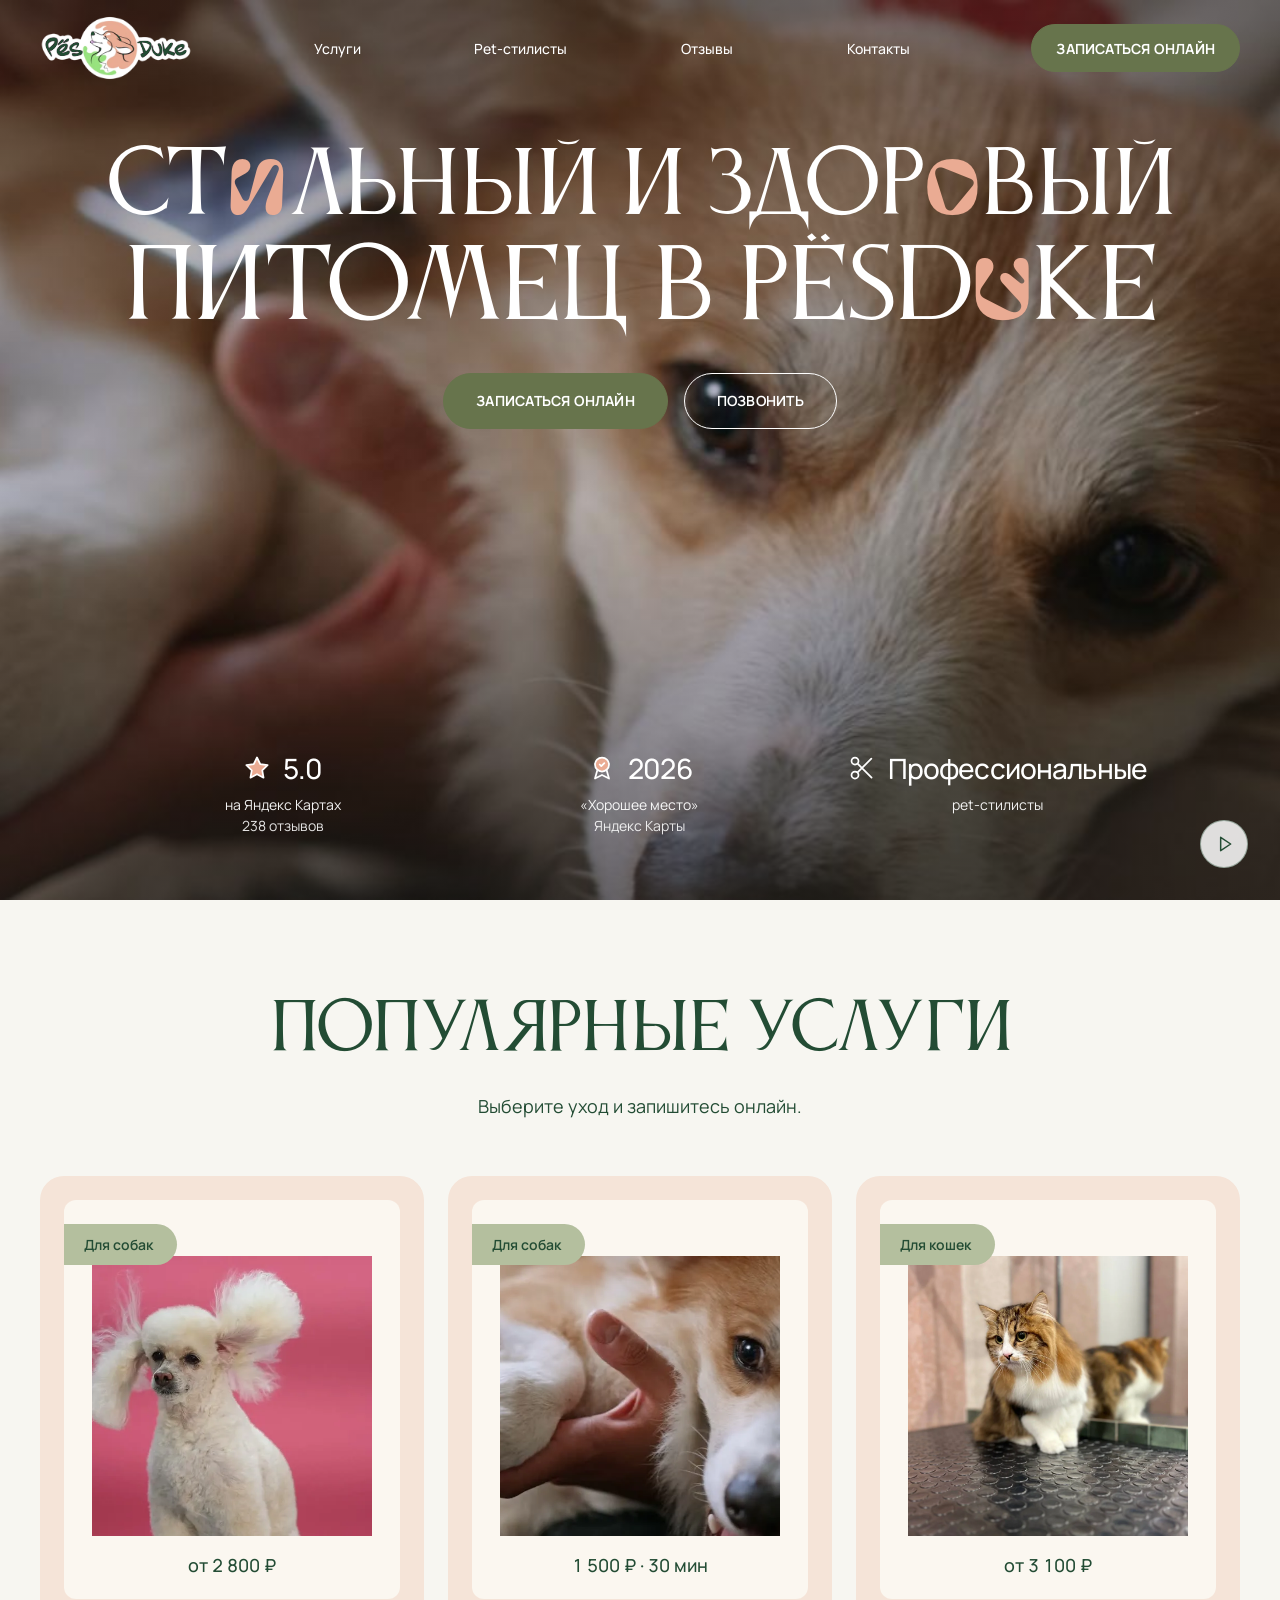
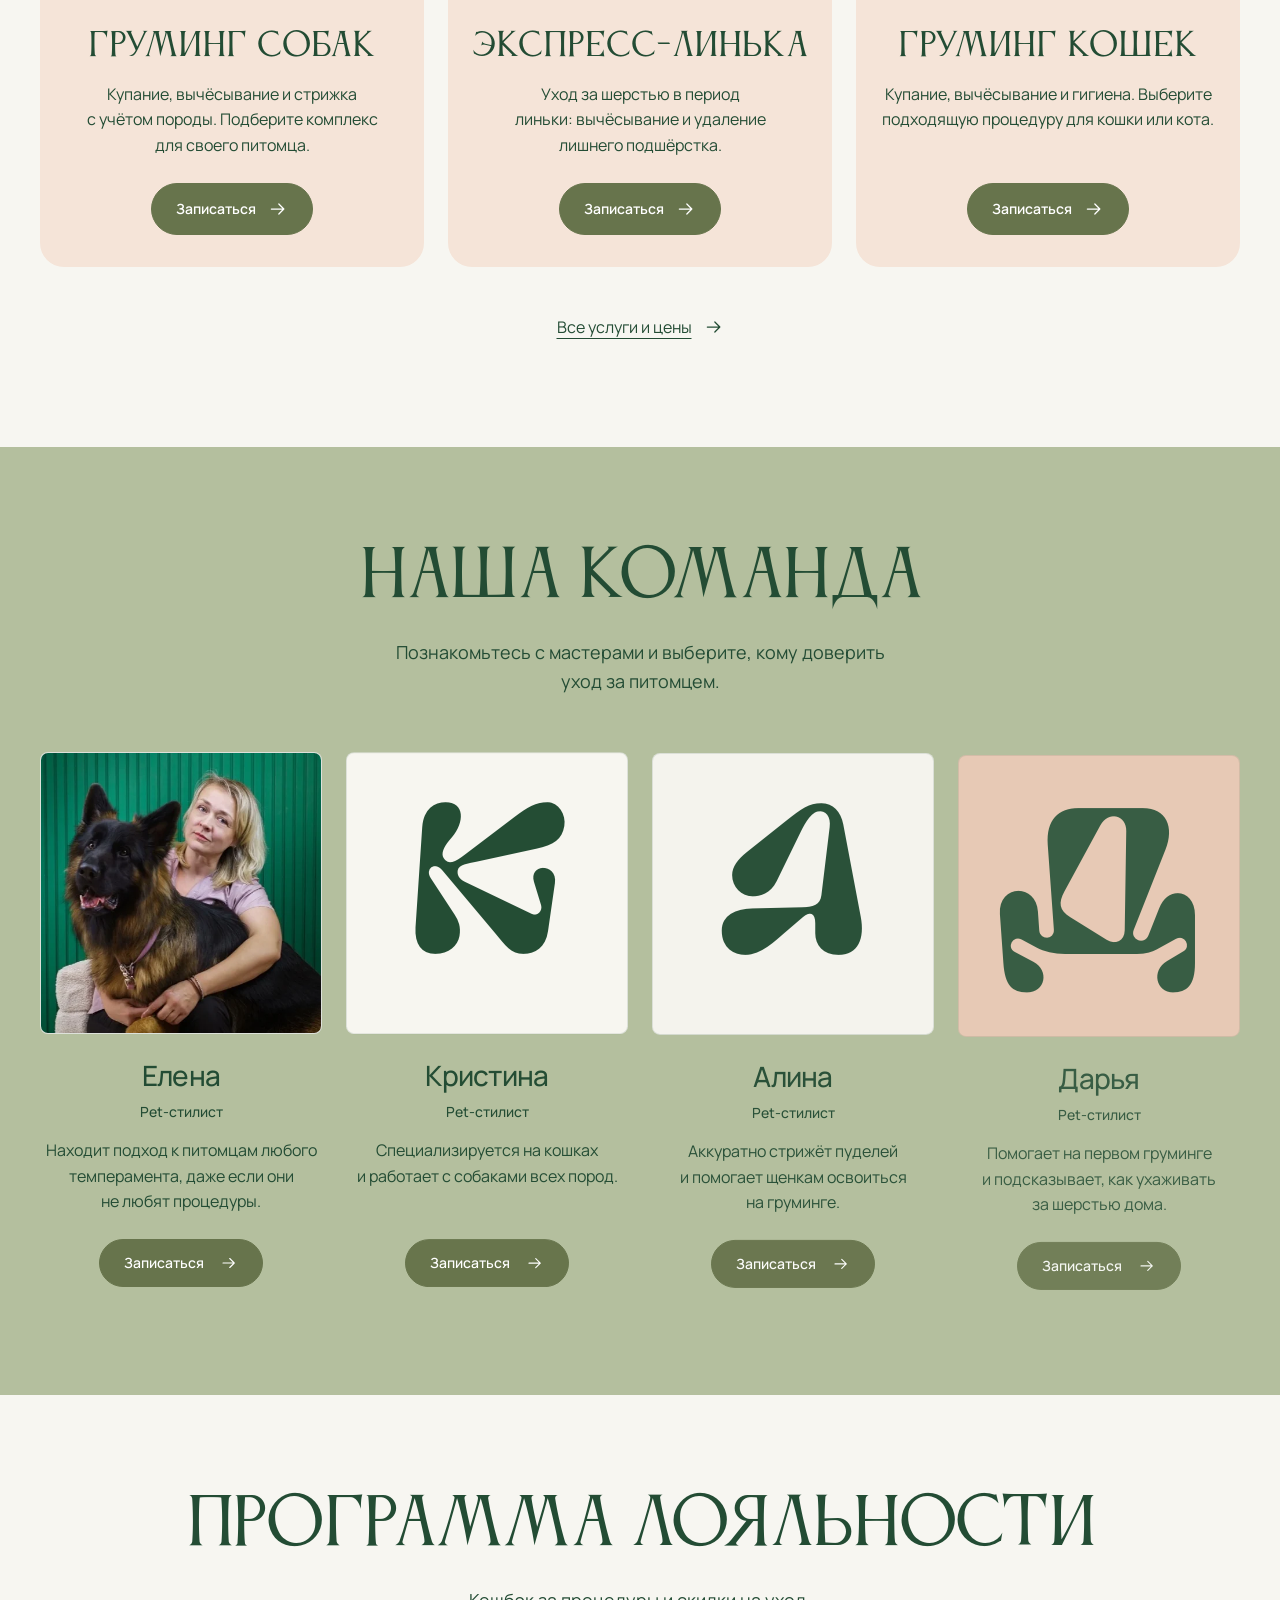
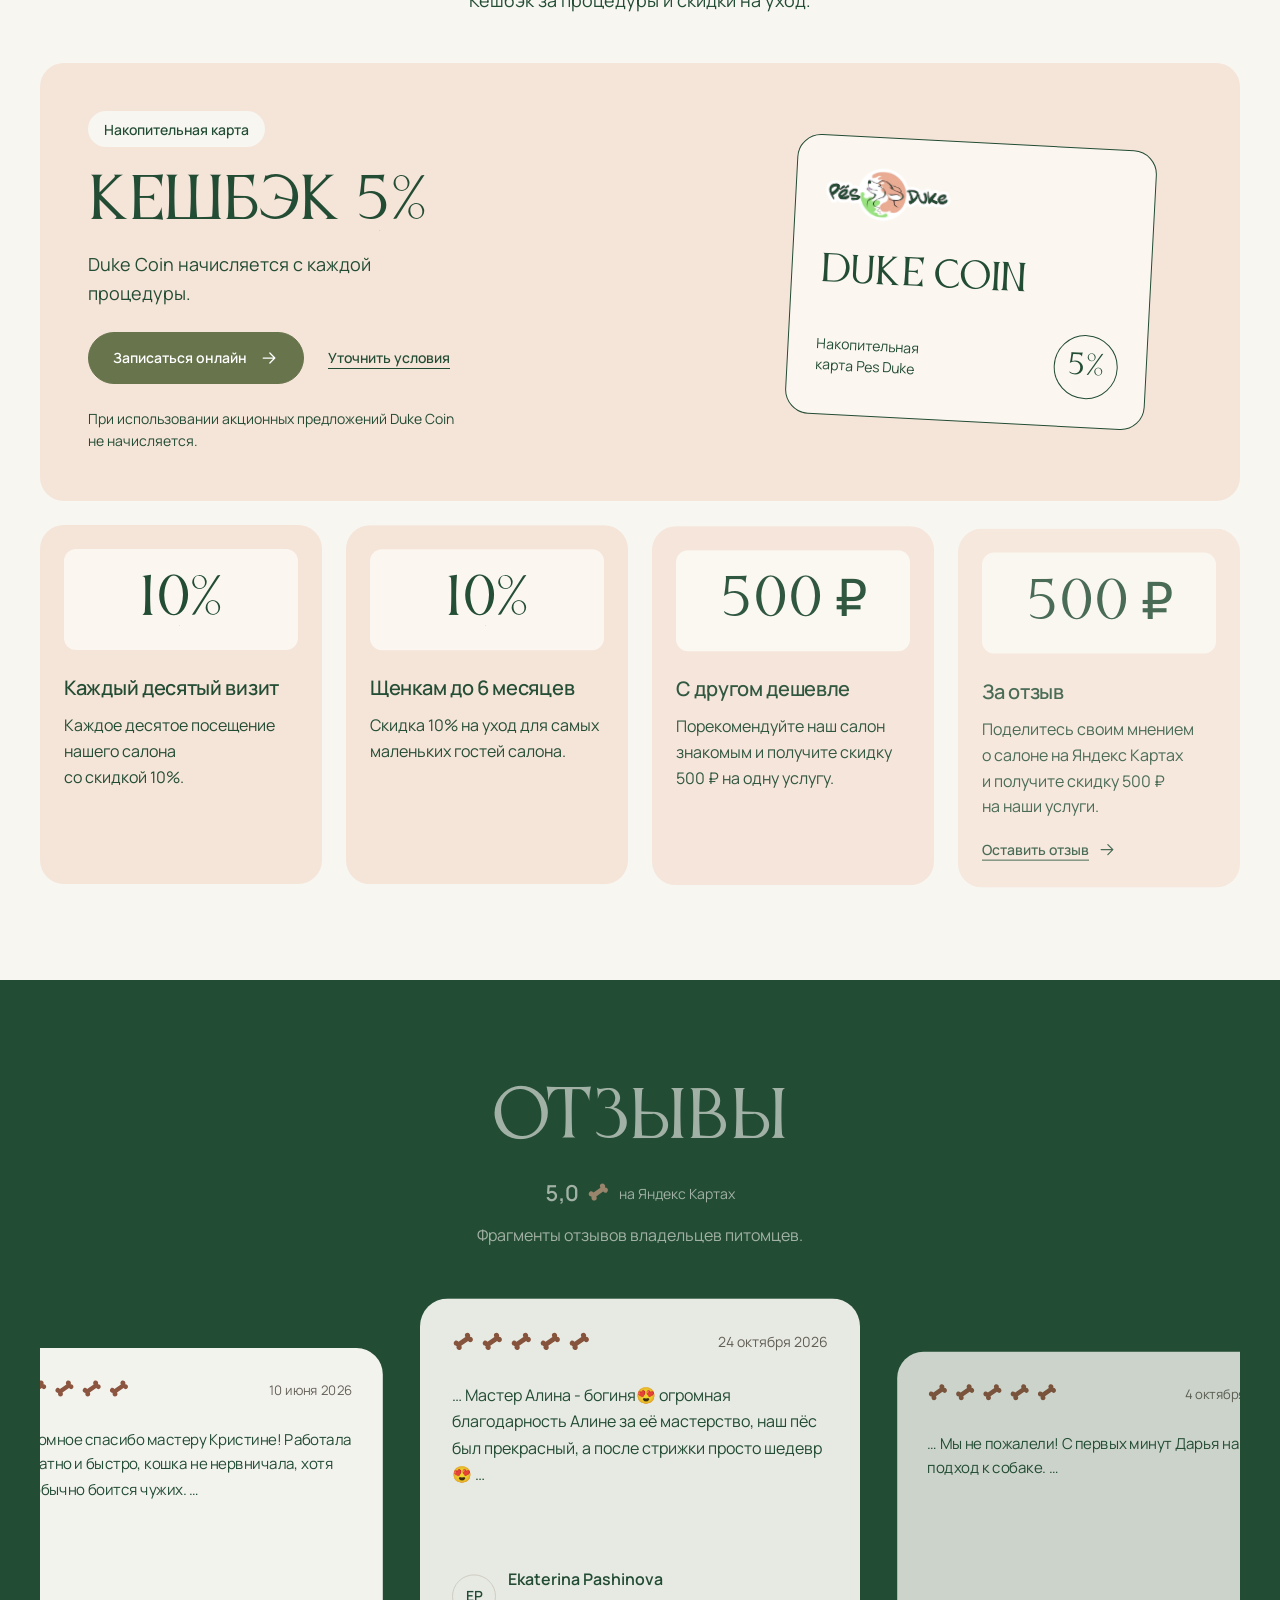
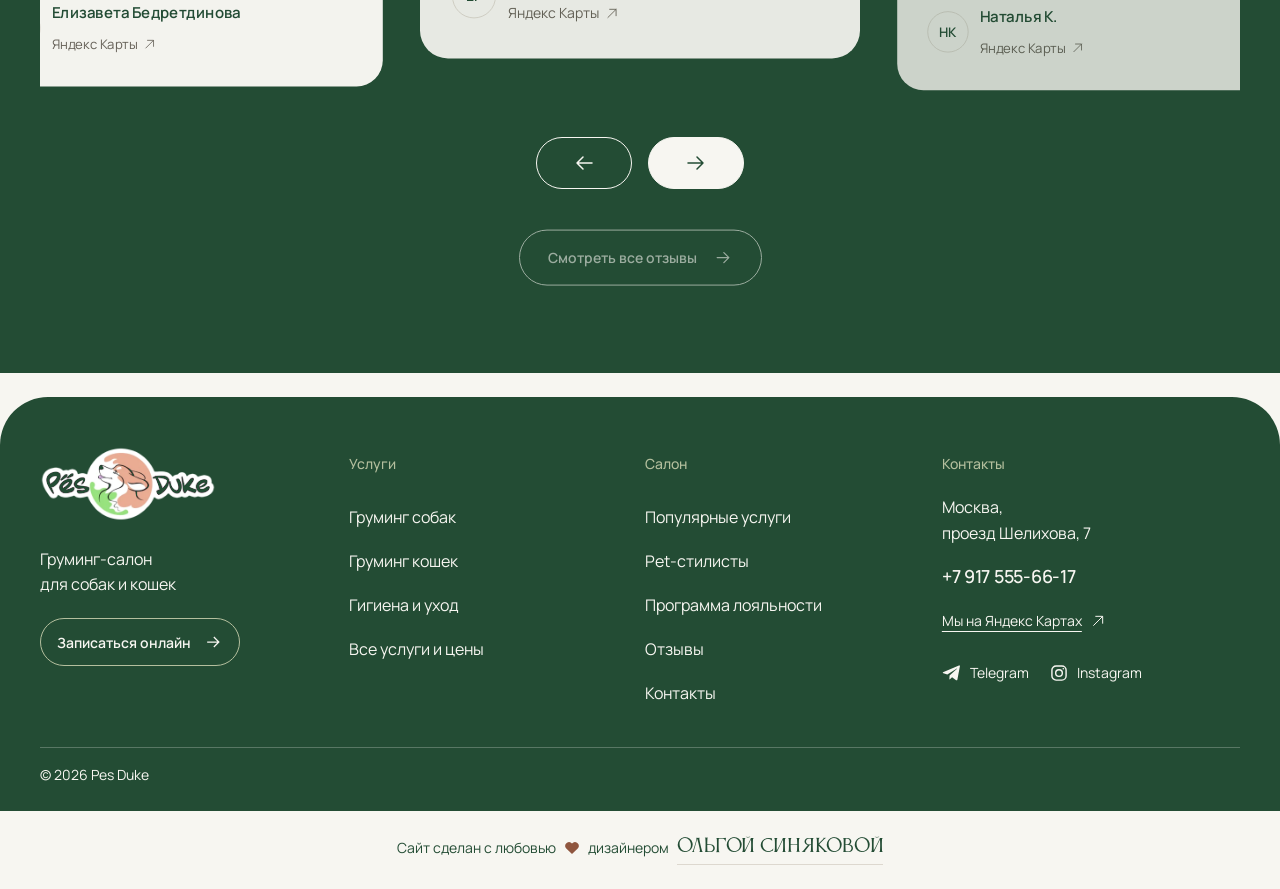
<file: index.html>
<!DOCTYPE html>
<html lang="ru">
<head>
<meta charset="utf-8">
<meta name="viewport" content="width=device-width,initial-scale=1">
<meta name="theme-color" content="#F7F6F0">
<meta name="description" content="Pes Duke — груминг-салон в Москве. Стрижка и уход за шерстью собак и кошек. Запись онлайн.">
<title>Стильный и здоровый питомец в PёsDuke</title>
<style>
@font-face{font-family:Manrope;src:url('assets/manrope-v2.ttf') format('truetype');font-style:normal;font-weight:200 800;font-display:swap}
@font-face{font-family:Anticva;src:url(assets/anticva-v2.otf) format("opentype");font-weight:400;font-style:normal;font-display:swap}
@font-face{font-family:Pilowlava;src:url(assets/pilowlava-v2.woff2) format("woff2");font-weight:400;font-style:normal;font-display:swap}
:root{
 --page:#F7F6F1;--forest:#234C34;--olive:#67744C;--sage:#B4BF9E;--card-peach:#F5E4D8;--card-surface:#FBF7F0;--muted-neutral:#686259;--neutral-line:#DDD8CF;--ink:#FFFFFF;--muted:rgba(255,255,255,.94);--soft:rgba(255,255,255,.88);--peach:#EAAB93;--line:rgba(35,76,52,.35);
 --s1:4px;--s2:8px;--s3:12px;--s4:16px;--s6:24px;--s8:32px;--s12:48px;--s16:64px;--s24:96px;
 --max-width:1200px;--gutter:24px;--page-margin:40px
}
*{box-sizing:border-box}
html{scroll-behavior:smooth}
body{margin:0;background:var(--page);color:var(--ink);font-family:Manrope,Arial,sans-serif;font-size:18px;line-height:1.6;font-weight:400;-webkit-font-smoothing:antialiased}
button,a{-webkit-tap-highlight-color:transparent;touch-action:manipulation}
button{font:inherit;cursor:pointer}
a{color:inherit;text-decoration:none}
img,svg{display:block}
button:focus-visible,a:focus-visible{outline:3px solid var(--peach);outline-offset:6px}
::selection{background:var(--peach);color:var(--forest)}
.container{width:min(var(--max-width),calc(100% - var(--page-margin)*2));margin-inline:auto}
.skip-link{position:fixed;top:8px;left:8px;padding:12px 16px;background:var(--peach);color:var(--forest);z-index:20;transform:translateY(-150%);font-size:16px}
.skip-link:focus{transform:none}
.site-header{position:absolute;inset:0 0 auto;height:96px;z-index:5;background:transparent}
.header-inner{height:100%;display:flex;align-items:center;justify-content:space-between;gap:32px}
.brand{display:block;width:152px;flex:none}
.brand img{width:100%;height:auto;filter:url(#brand-ink)}
.desktop-nav{display:flex;align-items:center;gap:32px;font-size:14px;font-weight:500;line-height:1.5;margin-left:auto}
.desktop-nav a,.phone{display:inline-flex;align-items:center;min-height:44px;padding-block:12px;transition:color .2s ease}
.desktop-nav a:hover,.phone:hover{color:var(--peach)}
.phone{font-size:16px;font-weight:550;white-space:nowrap;margin-left:16px}
.menu-toggle{display:none;align-items:center;gap:12px;min-height:44px;padding:12px 16px;color:var(--forest);background:rgba(255,255,255,.88);backdrop-filter:blur(4px);border:1px solid var(--line);border-radius:999px;font-size:14px;font-weight:550}
.menu-toggle svg{width:20px;height:20px}
.hero{position:relative;isolation:isolate;overflow:clip;min-height:100svh}
.hero-grid{display:grid;grid-template-columns:repeat(12,minmax(0,1fr));column-gap:var(--gutter);row-gap:32px;min-height:100svh;align-content:start;padding-block:160px 48px}
.hero-copy{grid-column:1 / span 7;grid-row:1;position:relative;z-index:1}
h1{margin:0;font-size:64px;line-height:1.1;letter-spacing:-.04em;font-weight:400;text-wrap:balance;max-width:600px}

h1 em{font-style:normal;font-weight:inherit}
.hero-description{font-size:18px;line-height:1.6;font-weight:400;color:var(--muted);max-width:540px;margin:24px 0 0;text-wrap:pretty}
.hero-media{position:absolute;inset:0;width:100%;height:100%;margin:0;z-index:-1;overflow:hidden;background:var(--page)}

.hero-media:after{display:none}
.hero-action{grid-column:1 / span 7;grid-row:2;position:relative;z-index:1}
.action-row{display:flex;align-items:center;gap:16px;flex-wrap:wrap}
.button{display:inline-flex;align-items:center;justify-content:center;min-height:56px;padding:16px 32px;border:1px solid var(--olive);border-radius:999px;background:var(--olive);color:#FFFFFF;font-size:14px;line-height:1.5;font-weight:650;letter-spacing:.015em;white-space:nowrap;transition:background .2s ease,color .2s ease,border-color .2s ease}
.button:hover{background:var(--forest);border-color:var(--forest);color:#FFFFFF}
.button:active{scale:.98}
.button--secondary{background:transparent;border-color:var(--ink);color:var(--ink)}
.button--secondary:hover{background:var(--ink);border-color:var(--ink);color:var(--forest)}
.location{display:inline-flex;align-items:center;gap:8px;min-height:24px;margin-top:24px;font-size:14px;line-height:1.5;color:var(--soft)}
.location svg{width:18px;height:18px;stroke:currentColor;stroke-width:1.5;fill:none;flex:none}
.location:hover{text-decoration:underline;text-underline-offset:5px}
.proof-list{grid-column:1 / span 7;grid-row:3;position:relative;z-index:1;display:grid;grid-template-columns:repeat(3,minmax(0,1fr));column-gap:24px;padding:0;margin:16px 0 0;list-style:none;max-width:620px}
.proof-item{min-width:0}
.proof-link{display:block;border-radius:4px}
.proof-heading{display:flex;align-items:center;gap:8px;min-height:36px;white-space:nowrap}
.proof-icon{width:22px;height:22px;flex:none;stroke:var(--ink);stroke-width:1.5;fill:none;stroke-linecap:round;stroke-linejoin:round}
.proof-item:first-child .proof-icon{fill:var(--peach);stroke:var(--peach)}
.proof-item:nth-child(2) .proof-icon{stroke:var(--peach)}
.proof-item:last-child .proof-icon{stroke:var(--peach)}
.proof-value{font-size:28px;line-height:1.15;font-weight:500;letter-spacing:-.03em}
.proof-value--word{display:block;font-size:17px;line-height:1.5;letter-spacing:-.015em}
.team-copy{display:flex;flex-direction:column;gap:4px}
.team-prefix{font-size:14px;line-height:1.5;color:var(--muted);font-weight:400}
.proof-item:last-child .proof-heading{align-items:flex-start;padding-top:4px}
.proof-item:last-child .proof-icon{margin-top:3px}
.proof-label,.proof-detail{display:block;margin-top:8px;font-size:14px;line-height:1.5;color:var(--muted);font-weight:400}
.proof-detail{margin-top:0;color:var(--soft)}
.proof-link:hover .proof-label{text-decoration:underline;text-underline-offset:4px}
.mobile-menu{position:fixed;inset:16px 16px auto auto;width:calc(100% - 32px);max-width:420px;max-height:calc(100svh - 32px);overflow:auto;padding:24px;border:1px solid var(--line);border-radius:24px;background:var(--forest);color:#FFFFFF;--ink:#FFFFFF;--line:rgba(255,255,255,.4)}
.mobile-menu::backdrop{background:rgba(255,255,255,.55);backdrop-filter:blur(4px)}
.menu-top{display:flex;align-items:center;justify-content:space-between;gap:24px;margin-bottom:24px}
.menu-top .brand{width:132px}
.close-menu{width:48px;height:48px;padding:12px;border:1px solid var(--line);border-radius:50%;background:transparent;color:var(--ink)}
.close-menu svg{width:22px;height:22px;stroke:currentColor;stroke-width:1.6}
.mobile-nav{display:flex;flex-direction:column;gap:8px;margin-bottom:24px}
.mobile-nav a{min-height:48px;padding:12px 0;font-size:24px;line-height:1.25;font-weight:400;letter-spacing:-.02em}
.mobile-menu .button{width:100%}
@media(min-width:1600px){.hero-grid{padding-top:176px}}
@media(max-width:1279px){:root{--page-margin:32px;--gutter:20px}.site-header{height:88px}.header-inner{gap:24px}.brand{width:144px}.desktop-nav{gap:24px}.phone{font-size:14px;margin-left:0}.hero-grid{grid-template-columns:repeat(8,minmax(0,1fr));padding-block:144px 48px}.hero-copy,.hero-action,.proof-list{grid-column:1 / span 5}h1{font-size:56px}.hero-description{font-size:18px;max-width:480px}.proof-list{column-gap:16px}.proof-value--word{font-size:16px}.proof-heading{gap:8px}}
@media(max-width:1099px){.desktop-nav,.header-inner>.phone{display:none}.menu-toggle{display:inline-flex}.hero-copy,.hero-action,.proof-list{grid-column:1 / span 6}h1{font-size:48px}.hero-description{max-width:440px}.hero-media:after{display:none}}
@media(max-width:767px){:root{--page-margin:20px;--gutter:16px}.site-header{height:88px}.brand{width:132px}.menu-toggle{padding:10px 16px}.hero-grid{grid-template-columns:repeat(4,minmax(0,1fr));padding-block:384px 32px;row-gap:24px;min-height:100svh}.hero-copy,.hero-action,.proof-list{grid-column:1 / -1}.hero-copy{grid-row:1}h1{font-size:40px;line-height:1.12;letter-spacing:-.04em}.hero-description{max-width:480px;font-size:16px;line-height:1.6;margin-top:24px}.hero-media{height:100%;width:100%}.hero-media:after{display:none}.hero-action{grid-row:2}.action-row{display:grid;grid-template-columns:1fr;gap:12px}.button{padding:16px 24px;min-height:56px;font-size:14px}.location{margin-top:16px;font-size:14px}.proof-list{grid-row:3;grid-template-columns:repeat(2,minmax(0,1fr));gap:16px;margin:16px 0 0;max-width:none}.proof-value{font-size:26px}.proof-item:last-child{grid-column:1 / -1}.proof-item:last-child .proof-heading{min-height:24px;padding:0;align-items:center}.proof-item:last-child .proof-icon{margin:0}.team-copy{flex-direction:row;gap:4px;flex-wrap:wrap}.team-prefix,.proof-value--word{font-size:14px;line-height:1.5}.proof-heading{min-height:32px}.proof-icon{width:20px;height:20px}}
@media(max-width:359px){h1{font-size:32px}.hero-grid{padding-top:384px}.hero-description{margin-top:16px}.proof-list{column-gap:8px}.location{align-items:flex-start;line-height:1.6}}

[hidden]{display:none!important}

.video-control{position:absolute;right:32px;bottom:32px;z-index:2;display:flex;align-items:center;justify-content:center;width:48px;height:48px;padding:12px;border:1px solid rgba(35,76,52,.4);border-radius:50%;background:rgba(255,255,255,.85);color:var(--forest)}
.video-control svg{width:20px;height:20px;stroke:currentColor;fill:none;stroke-width:1.8;stroke-linecap:round;stroke-linejoin:round}
.video-control[data-state="playing"] .play-icon,.video-control[data-state="paused"] .pause-icon{display:none}
.proof-icon{stroke:var(--ink)}
.proof-item:first-child .proof-icon{fill:var(--peach);stroke:var(--ink)}
.proof-item:nth-child(2) .proof-icon{stroke:var(--ink)}
.proof-item:nth-child(2) .proof-icon circle{fill:var(--peach)}
.proof-item:last-child .proof-icon{stroke:var(--ink)}
@media(max-width:1099px) and (min-width:768px){}
@media(max-width:767px){.video-control{right:20px;top:292px;bottom:auto}}



@media(max-width:1279px) and (min-width:768px){}
@media(max-width:767px){.hero{color:var(--forest);--ink:var(--forest);--muted:rgba(35,76,52,.94);--soft:rgba(35,76,52,.88)}}


.hero-media video{position:absolute;inset:0;width:100%;height:100%;max-width:none;object-fit:cover;object-position:50% 50%;mask-image:none;-webkit-mask-image:none;filter:none;transform:none}
.hero-media:after{display:block;content:"";position:absolute;inset:0;pointer-events:none;background:linear-gradient(180deg,rgba(38,33,29,.52) 0%,rgba(38,33,29,.15) 56%,rgba(38,33,29,.6) 100%)}
@media(max-width:767px){.hero-media video{left:0;width:100%;height:360px;object-position:100% 50%}.hero-media:after{display:none}}


/* Display typography: Anticva with individual Pilowlava glyphs. */
.header-inner,.hero-grid{width:calc(100% - var(--page-margin)*2);max-width:none}
.header-inner{gap:32px}
.desktop-nav{flex:1;justify-content:space-evenly;gap:24px;margin-left:0}
.header-booking{flex:none;min-height:48px;padding:12px 24px;font-size:14px;text-transform:uppercase}
.hero-grid{padding-block:144px 48px;row-gap:32px}
#hero-title{grid-column:1 / -1;grid-row:1;position:relative;z-index:1;max-width:none;width:100%;font-family:Anticva,Georgia,serif;font-size:6.6vw;line-height:1.06;letter-spacing:-.025em;font-weight:400;text-transform:uppercase;text-wrap:initial;margin:0}
.headline-line{display:block;white-space:nowrap}
.headline-line + .headline-line{text-align:right;font-size:1.11em;margin-top:8px}
.headline-word{display:inline-block;white-space:nowrap}
.headline-accent{font-family:Pilowlava,serif;font-size:.84em;letter-spacing:-.025em;color:var(--peach);font-weight:400}
.hero-copy{grid-row:2;grid-column:1 / span 6}
.hero-description{max-width:560px;margin:0}
.hero-action{grid-row:3;grid-column:1 / span 6}
.proof-list{grid-row:4;grid-column:1 / span 6;margin-top:8px}

@media(min-width:1800px){.hero-grid{padding-top:160px;row-gap:40px}.hero-description{max-width:600px}}
@media(max-width:1279px){.header-inner{gap:24px}.desktop-nav{gap:16px}.header-booking{padding:12px 20px}.hero-grid{padding-top:128px}.hero-copy,.hero-action,.proof-list{grid-column:1 / span 5}#hero-title{font-size:6.5vw}}
@media(max-width:1099px){.header-inner{gap:16px}.header-booking{margin-left:auto}.menu-toggle{display:inline-flex}.hero-copy,.hero-action,.proof-list{grid-column:1 / span 6}.hero-description{max-width:540px}}
@media(max-width:767px){.header-inner{gap:12px}.header-booking{min-height:44px;padding:10px 16px;font-size:14px;letter-spacing:0;text-transform:none}.header-booking-extra{display:none}.menu-toggle{width:44px;padding:11px;justify-content:center;gap:0;font-size:0}.menu-toggle svg{width:20px;height:20px;flex:none}.brand{width:112px}.hero-grid{padding-block:384px 32px;row-gap:24px}#hero-title{font-size:10.6vw;line-height:1.14;letter-spacing:-.025em}.headline-line{white-space:normal}.headline-line + .headline-line{font-size:1em;text-align:left;margin-top:0}.hero-copy,.hero-action,.proof-list{grid-column:1 / -1}.hero-copy{grid-row:2}.hero-action{grid-row:3}.proof-list{grid-row:4}.hero-description{margin:0}.headline-accent{color:#98523A}.hero-media:after{display:none}}
@media(max-width:359px){.header-booking{padding:10px 12px;font-size:14px}.header-inner{gap:8px}.brand{width:96px}#hero-title{font-size:10.4vw}}


/* Compact hero: actions followed directly by trust statements. */
.hero-action{grid-row:2}
.proof-list{grid-row:3;margin-top:0}
.button:not(.button--secondary){background:var(--olive);border-color:var(--olive);color:#FFFFFF;font-weight:700}
.button:not(.button--secondary):hover{background:var(--forest);border-color:var(--forest);color:#FFFFFF}
@media(max-width:767px){.hero-action{grid-row:2}.proof-list{grid-row:3;margin-top:8px}}


/* Centered composition with the actions and trust statements on one axis. */
#hero-title,.headline-line + .headline-line{text-align:center}
.hero-action{grid-column:1 / -1;justify-self:center;text-align:center}
.action-row{justify-content:center}
.proof-list{grid-column:1 / -1;justify-self:center;width:min(100%,680px);max-width:none;text-align:center;column-gap:32px}
.proof-heading{justify-content:center}
.proof-item:last-child .proof-heading{justify-content:center}

@media(max-width:767px){.hero-action{width:100%;max-width:480px}.proof-list{column-gap:16px;row-gap:24px;width:100%;max-width:480px}.team-copy{justify-content:center}}


/* Equal typography for all three proof headings. */
.proof-list{width:min(100%,1040px);grid-template-columns:repeat(3,minmax(0,1fr))}
.proof-item:last-child .proof-heading{align-items:center;padding-top:0}
.proof-item:last-child .proof-icon{margin-top:0}
@media(min-width:768px) and (max-width:1099px){.proof-list{width:min(100%,680px);grid-template-columns:repeat(2,minmax(0,1fr));row-gap:24px}.proof-item:last-child{grid-column:1 / -1}}
@media(max-width:767px){.proof-list{max-width:480px;grid-template-columns:repeat(2,minmax(0,1fr))}.proof-item:last-child .proof-heading{min-height:32px}.proof-item:last-child .proof-value{font-size:26px}}
@media(max-width:359px){.proof-item:last-child .proof-heading{flex-direction:column;gap:8px;white-space:normal}}


@media(max-width:767px){
 .button--secondary:hover,.button--secondary:active{background:var(--forest);border-color:var(--forest);color:#FFFFFF}
}


/* Icons balance the 28px proof headings; mobile headings are 26px. */
.proof-icon{width:28px;height:28px;stroke-width:1.5}
.proof-heading{gap:12px}
@media(max-width:767px){.proof-icon{width:26px;height:26px}.proof-item:last-child .proof-icon{width:26px;height:26px}}


/* Keep the title and actions fixed in the grid; let the proof row sit lower. */
@media(min-width:768px){
 .hero-grid{grid-template-rows:max-content max-content minmax(min-content,1fr);align-content:stretch;padding-bottom:64px}
 .proof-list{align-self:end;margin-top:0}
}
@media(min-width:768px) and (max-height:700px){.hero-grid{padding-bottom:32px}}


/* The poster stays visible until a decoded video frame is playing. */
.hero-poster{position:absolute;inset:0;width:100%;height:100%;object-fit:cover;object-position:50% 50%}
.hero-media video{opacity:0}
.hero-media video[data-ready="true"]{opacity:1}
@media(max-width:767px){.hero-poster{height:360px;object-position:100% 50%}}


/* Quick booking — framed photographs and audience labels from the card reference. */
.popular-section{padding-block:96px;background:#F7F6F1;color:var(--forest);scroll-margin-top:24px;--popular-olive:var(--olive);--popular-ink:var(--forest);--popular-peach:var(--card-peach);--popular-surface:var(--card-surface)}
.popular-shell{width:calc(100% - var(--page-margin)*2);max-width:1440px;margin-inline:auto}
.popular-header{max-width:1100px;margin:0 auto 48px;text-align:center}
.popular-heading{font:400 clamp(48px,5vw,72px)/1.12 Anticva,Georgia,serif;letter-spacing:-.025em;text-transform:uppercase;margin:0;text-wrap:balance}
.popular-intro{font-size:18px;line-height:1.6;margin:24px auto 0}
.popular-grid{display:grid;grid-template-columns:repeat(3,minmax(0,1fr));gap:24px;margin:0;padding:8px 0 12px;list-style:none;scrollbar-width:none}
.popular-item{min-width:0;display:flex}
.popular-card{display:flex;flex-direction:column;align-items:center;width:100%;padding:24px 24px 32px;border-radius:24px;background:var(--popular-peach);text-align:center;transition:transform .3s ease}
.popular-media{position:relative;width:100%;margin:0;padding:56px 28px 20px;background:var(--popular-surface);border-radius:12px}
.popular-badge{position:absolute;left:0;top:24px;z-index:1;display:inline-flex;align-items:center;min-height:40px;padding:10px 24px 10px 20px;border-radius:0 999px 999px 0;background:var(--sage);color:var(--popular-ink);font-size:14px;font-weight:600;line-height:1.5}
.popular-photo{aspect-ratio:1;overflow:hidden;background:#EEECE2}
.popular-photo img{display:block;width:100%;height:100%;object-fit:cover;object-position:50% 50%;transition:transform .5s cubic-bezier(.2,.65,.3,1)}
.popular-item:nth-child(2) .popular-photo img{object-position:70% 50%}
.popular-item:nth-child(3) .popular-photo img{object-position:50% 40%}



.popular-price{margin-top:16px;font-size:18px;font-weight:500;line-height:1.5;font-variant-numeric:tabular-nums}
.popular-name{font:400 32px/1.2 Anticva,Georgia,serif;margin:28px 0 0;text-wrap:balance}
.popular-description{flex:1;margin:16px auto 24px;max-width:35ch;font-size:16px;line-height:1.6;text-wrap:pretty}
.popular-book{display:inline-flex;align-items:center;justify-content:center;gap:12px;min-height:52px;padding:14px 24px;border:1px solid var(--popular-olive);border-radius:999px;background:var(--popular-olive);color:#FFFFFF;font-size:14px;line-height:1.5;font-weight:600;transition:background .22s ease,transform .22s ease}
.popular-book svg,.popular-nav svg,.popular-all svg,.quick-booking svg{width:20px;height:20px;fill:none;stroke:currentColor;stroke-width:1.5;stroke-linecap:round;stroke-linejoin:round;flex:none}
.popular-book:hover{background:var(--forest);border-color:var(--forest)}
.popular-toolbar{display:none;align-items:center;justify-content:space-between;gap:24px;margin-bottom:16px}
.popular-count{font-size:14px;line-height:1.5;font-variant-numeric:tabular-nums}
.popular-navigation{display:flex;gap:12px}
.popular-nav{display:inline-flex;align-items:center;justify-content:center;width:48px;height:48px;padding:12px;border:1px solid var(--popular-ink);border-radius:50%;color:var(--popular-ink);background:transparent;transition:background .22s ease,opacity .22s ease}
.popular-nav:disabled{opacity:.35;cursor:default}.popular-nav:hover:not(:disabled){background:var(--page)}
.popular-all{margin-top:24px;text-align:center}.popular-all a{display:inline-flex;align-items:center;justify-content:center;gap:12px;min-height:48px;font-size:16px;line-height:1.5;text-decoration:underline;text-underline-offset:5px}.popular-all a:hover{color:#8F563F}
.popular-section a:focus-visible,.popular-section button:focus-visible,.popular-grid:focus-visible{outline:3px solid #8F563F;outline-offset:5px}
.quick-booking{position:fixed;inset:0;width:min(560px,calc(100% - 32px));max-height:calc(100svh - 32px);margin:auto;padding:32px;border:1px solid var(--neutral-line);border-radius:24px;overflow:auto;background:#F7F6F1;color:var(--forest);box-shadow:0 24px 80px rgba(35,76,52,.15)}
.quick-booking::backdrop{background:rgba(35,76,52,.45)}
.quick-booking-top{display:flex;align-items:center;justify-content:space-between;gap:24px;margin-bottom:24px}.quick-booking-eyebrow{font-size:14px;color:var(--muted-neutral)}
.quick-booking-close{display:grid;place-items:center;width:44px;height:44px;padding:12px;border:1px solid var(--forest);border-radius:50%;color:var(--forest);background:transparent}
.quick-booking h2{font:400 40px/1.15 Anticva,Georgia,serif;letter-spacing:-.02em;margin:0;text-wrap:balance}
.quick-booking-intro{font-size:16px;line-height:1.6;margin:16px 0 28px}.quick-booking-label{display:block;font-size:14px;font-weight:600;line-height:1.5;margin-bottom:12px}
.quick-select-wrap{width:100%;min-width:0}.quick-select-wrap select{display:block;width:100%;min-height:56px;padding:12px 40px 12px 16px;border:1px solid var(--forest);border-radius:8px;font:400 16px/1.5 Manrope,Arial,sans-serif;color:var(--forest);background:#F7F6F1;cursor:pointer;text-overflow:ellipsis}
.quick-booking-price{min-height:26px;margin:16px 0 24px;font-size:16px;font-weight:600}
.quick-booking-next{display:flex;align-items:center;justify-content:center;gap:16px;width:100%;min-height:56px;padding:16px 24px;border:1px solid var(--olive);border-radius:999px;background:var(--olive);color:#FFFFFF;font-size:14px;line-height:1.5;font-weight:600;transition:background .22s ease}
.quick-booking-next[aria-disabled="true"]{opacity:.45;cursor:default}.quick-booking-next:not([aria-disabled="true"]):hover{background:var(--forest)}
.quick-booking-note{margin:16px 0 0;text-align:center;font-size:14px;color:var(--muted-neutral)}.quick-booking a:focus-visible,.quick-booking button:focus-visible,.quick-booking select:focus-visible{outline:3px solid #8F563F;outline-offset:5px}
@media(hover:hover) and (prefers-reduced-motion:no-preference){.popular-card:hover{transform:translateY(-4px)}.popular-card:hover .popular-photo img{transform:scale(1.025)}.popular-book:hover{transform:translateY(-1px)}}
@media(max-width:1099px){.popular-section{padding-block:80px}.popular-heading{font-size:56px}.popular-toolbar{display:flex}.popular-grid{display:flex;overflow-x:auto;overscroll-behavior-inline:contain;scroll-snap-type:x mandatory;scroll-padding-inline:0}.popular-grid::-webkit-scrollbar{display:none}.popular-item{flex:0 0 calc((100% - 24px)/2);scroll-snap-align:start}.popular-card{padding:20px 20px 28px}.popular-media{padding:56px 24px 20px}.popular-name{font-size:28px}}
@media(max-width:767px){.popular-section{padding-block:64px;scroll-margin-top:16px}.popular-header{margin-bottom:32px}.popular-heading{font-size:40px;line-height:1.15}.popular-intro{font-size:16px;margin-top:16px}.popular-grid{gap:16px}.popular-item{flex-basis:92%}.popular-card{padding:16px 16px 24px;border-radius:20px}.popular-media{padding:48px 20px 16px}.popular-badge{top:16px;min-height:36px;padding:8px 20px 8px 16px}.popular-name{margin-top:24px;font-size:28px}.popular-price{font-size:16px;margin-top:16px}.popular-description{font-size:16px;margin-bottom:24px}.popular-nav{width:44px;height:44px;padding:11px}.quick-booking{padding:24px}.quick-booking h2{font-size:32px}.quick-booking-intro{margin-bottom:24px}}

/* Team — open portrait cards in the salon palette. */
.team-section{padding-block:96px;background:var(--sage);color:var(--team-ink);--team-ink:#234C34;--team-muted:var(--forest);--team-cream:#F7F6F1;--team-gap:24px;--team-per-view:4;scroll-margin-top:24px}
.team-shell{width:calc(100% - var(--page-margin)*2);max-width:1440px;margin-inline:auto}
.team-header{max-width:760px;margin:0 auto 48px;text-align:center}
.team-heading{margin:0;font-family:Anticva,Georgia,serif;font-weight:400;font-size:clamp(48px,5vw,72px);line-height:1.12;letter-spacing:-.025em;text-transform:uppercase;text-wrap:balance}
.team-intro{max-width:560px;margin:24px auto 0;font-size:18px;line-height:1.6;text-wrap:pretty}
.team-toolbar{display:flex;align-items:center;justify-content:space-between;gap:24px;margin-bottom:16px}
.team-carousel[data-all-visible="true"] .team-toolbar{display:none}
.team-count{font-size:14px;line-height:1.5;font-variant-numeric:tabular-nums}
.team-nav{display:flex;gap:12px}
.team-nav-button{display:inline-flex;align-items:center;justify-content:center;width:48px;height:48px;padding:12px;border:1px solid rgba(35,76,52,.5);border-radius:50%;color:var(--team-ink);background:transparent;transition:background .22s ease,border-color .22s ease,opacity .22s ease}
.team-nav-button svg{width:22px;height:22px;fill:none;stroke:currentColor;stroke-width:1.5;stroke-linecap:round;stroke-linejoin:round}
.team-nav-button:hover:not(:disabled){background:var(--team-cream);border-color:var(--team-ink)}
.team-nav-button:disabled{opacity:.35;cursor:default}
.team-track{display:flex;align-items:stretch;gap:var(--team-gap);overflow-x:auto;overscroll-behavior-inline:contain;scroll-snap-type:x mandatory;scrollbar-width:none;list-style:none;margin:0;padding:8px 0 12px;scroll-padding-inline:0}
.team-track::-webkit-scrollbar{display:none}
.team-item{flex:0 0 calc((100% - (var(--team-per-view) - 1)*var(--team-gap))/var(--team-per-view));min-width:0;scroll-snap-align:start}
.team-card{display:flex;flex-direction:column;height:100%;min-width:0;text-align:center;transition:transform .3s ease}
.team-portrait{display:grid;place-items:center;aspect-ratio:1;margin:0;overflow:hidden;border-radius:8px;background:var(--team-cream);border:1px solid rgba(35,76,52,.12)}
.team-portrait-content{width:100%;height:100%;transition:transform .5s cubic-bezier(.2,.65,.3,1)}
.team-portrait img{display:block;object-fit:cover}
.team-portrait--initial .team-portrait-content{display:flex;align-items:center;justify-content:center;font-family:Pilowlava,serif;font-size:clamp(100px,15vw,216px);line-height:1;color:var(--team-ink);user-select:none}
.team-portrait--sage{background:var(--page)}
.team-portrait--peach{background:#F0CBB9}
.team-name{margin:24px 0 0;font-family:Manrope,Arial,sans-serif;font-size:28px;font-weight:500;letter-spacing:-.025em;line-height:1.25}
.team-role{color:var(--team-muted);margin:8px 0 0;font-size:14px;font-weight:500;line-height:1.5}
.team-description{flex:1;max-width:33ch;margin:16px auto 24px;font-size:16px;line-height:1.6;text-wrap:pretty}
.team-link{align-self:center;display:inline-flex;align-items:center;justify-content:center;gap:16px;min-height:48px;padding:12px 24px;border:1px solid var(--olive);border-radius:999px;background:var(--olive);color:#FFFFFF;font-size:14px;font-weight:550;line-height:1.5;transition:background .22s ease,transform .22s ease,box-shadow .22s ease}
.team-link svg{width:18px;height:18px;fill:none;stroke:currentColor;stroke-width:1.5;stroke-linecap:round;stroke-linejoin:round;transition:transform .22s ease}
.team-link:hover{background:var(--forest)}
.team-section a:focus-visible,.team-section button:focus-visible,.team-track:focus-visible{outline:3px solid var(--team-ink);outline-offset:5px}
@media(hover:hover) and (prefers-reduced-motion:no-preference){.team-card:hover{transform:translateY(-4px)}.team-card:hover .team-portrait-content{transform:scale(1.025)}.team-link:hover{transform:translateY(-1px)}.team-link:hover svg{transform:translateX(2px)}}
@media(max-width:1099px){.team-section{--team-per-view:2;padding-block:80px}.team-heading{font-size:56px}.team-portrait--initial .team-portrait-content{font-size:180px}}
@media(max-width:767px){.team-section{--team-gap:16px;--team-per-view:1.12;padding-block:64px;scroll-margin-top:16px}.team-header{margin-bottom:32px}.team-heading{font-size:40px;line-height:1.15}.team-intro{font-size:16px;line-height:1.6;margin-top:16px;max-width:34ch}.team-toolbar{margin-bottom:16px}.team-nav-button{width:44px;height:44px;padding:11px}.team-name{font-size:26px;margin-top:24px}.team-description{font-size:16px;max-width:28ch;margin-bottom:24px}.team-portrait--initial .team-portrait-content{font-size:clamp(120px,42vw,200px)}.team-link{gap:12px;padding-inline:20px}}

/* Loyalty — the milk and peach surfaces of the popular services. */
.loyalty-section{padding-block:96px;background:var(--page);color:var(--forest);scroll-margin-top:24px}
.loyalty-shell{width:calc(100% - var(--page-margin)*2);max-width:1440px;margin-inline:auto}
.loyalty-header{max-width:1240px;margin:0 auto 48px;text-align:center}
.loyalty-heading{font:400 clamp(48px,5vw,72px)/1.12 Anticva,Georgia,serif;letter-spacing:-.025em;text-transform:uppercase;text-wrap:balance;margin:0}
.loyalty-intro{font-size:18px;line-height:1.6;margin:24px 0 0}
.loyalty-feature{display:grid;grid-template-columns:minmax(0,1.15fr) minmax(0,.85fr);gap:64px;align-items:center;background:var(--card-peach);border-radius:24px;padding:48px;margin-bottom:24px}
.loyalty-feature-copy{min-width:0;max-width:600px}
.loyalty-label{display:inline-flex;align-items:center;min-height:36px;padding:6px 16px;border-radius:999px;background:var(--page);font-size:14px;font-weight:550;line-height:1.5}
.loyalty-feature h3{font:400 clamp(44px,4.4vw,64px)/1.12 Anticva,Georgia,serif;letter-spacing:-.025em;margin:24px 0 16px;text-transform:uppercase}
.loyalty-feature-description{font-size:18px;line-height:1.6;max-width:34ch;margin:0}
.loyalty-feature-actions{display:flex;flex-wrap:wrap;align-items:center;gap:12px 24px;margin-top:24px}
.loyalty-book,.loyalty-promotions-toggle{display:inline-flex;align-items:center;justify-content:center;gap:12px;min-height:52px;padding:14px 24px;border:1px solid var(--olive);border-radius:999px;background:var(--olive);color:#FFFFFF;font-size:14px;font-weight:600;line-height:1.5;transition:background .22s,border-color .22s,transform .22s}
.loyalty-book svg,.loyalty-contact svg,.loyalty-review-link svg{width:20px;height:20px;flex:none;fill:none;stroke:currentColor;stroke-width:1.5;stroke-linecap:round;stroke-linejoin:round}
.loyalty-contact,.loyalty-review-link{display:inline-flex;align-items:center;gap:8px;min-height:44px;font-size:14px;font-weight:550;line-height:1.5;text-decoration:underline;text-underline-offset:5px}
.loyalty-feature-note{max-width:52ch;font-size:14px;line-height:1.6;margin:24px 0 0}
.duke-card-preview{width:min(100%,360px);justify-self:center;min-height:280px;padding:28px;display:flex;flex-direction:column;justify-content:space-between;gap:24px;background:var(--card-surface);border:1px solid var(--forest);border-radius:24px;transform:rotate(3deg)}
.duke-card-preview img{display:block;width:128px;height:auto;filter:url(#brand-ink)}
.duke-card-title{font:400 36px/1.1 Anticva,Georgia,serif;letter-spacing:-.02em}
.duke-card-bottom{display:flex;align-items:center;justify-content:space-between;gap:16px;font-size:14px;line-height:1.5}
.duke-card-mark{display:grid;place-items:center;flex:none;width:64px;height:64px;border:1px solid var(--forest);border-radius:50%;font:400 28px/1 Anticva,Georgia,serif}
.loyalty-promotions{margin:0;min-width:0}
.loyalty-promotions-toggle{display:none;list-style:none;cursor:pointer;background:var(--card-peach);border-color:var(--forest);color:var(--forest)}
.loyalty-promotions-toggle::-webkit-details-marker{display:none}
.loyalty-promotions-toggle svg{width:20px;height:20px;flex:none;fill:none;stroke:currentColor;stroke-width:1.6;stroke-linecap:round;stroke-linejoin:round;transition:transform .2s}
.loyalty-promotions-hide{display:none}
.loyalty-promotions[open] .loyalty-promotions-show{display:none}
.loyalty-promotions[open] .loyalty-promotions-hide{display:inline}
.loyalty-promotions[open] .loyalty-promotions-toggle svg{transform:rotate(180deg)}
.loyalty-promotions-toggle:focus-visible{outline:3px solid #8F563F;outline-offset:5px}
.loyalty-offers{display:grid;grid-template-columns:repeat(4,minmax(0,1fr));gap:24px;list-style:none;margin:0;padding:0}
.loyalty-offer{min-width:0;display:flex}
.loyalty-offer-card{display:flex;flex-direction:column;width:100%;background:var(--card-peach);border-radius:24px;padding:24px}
.loyalty-offer-value{display:block;background:var(--card-surface);border-radius:12px;padding:24px 16px;font:400 clamp(48px,4vw,60px)/1.05 Anticva,Georgia,serif;letter-spacing:-.025em;text-align:center;white-space:nowrap}
.loyalty-offer h3{font:550 20px/1.35 Manrope,Arial,sans-serif;letter-spacing:-.015em;margin:24px 0 12px}
.loyalty-offer p{font-size:16px;line-height:1.6;margin:0;text-wrap:pretty}
.loyalty-review-link{margin-top:auto;padding-top:16px}
.loyalty-section a:focus-visible{outline:3px solid #8F563F;outline-offset:5px}
@media(hover:hover){.loyalty-book:hover{background:var(--forest);border-color:var(--forest)}.loyalty-contact:hover,.loyalty-review-link:hover{color:#8F563F}}
@media(hover:hover) and (prefers-reduced-motion:no-preference){.loyalty-book:hover{transform:translateY(-1px)}}
@media(max-width:1199px){.loyalty-feature{padding:40px;gap:40px}.loyalty-offers{grid-template-columns:repeat(2,minmax(0,1fr))}}
@media(max-width:1099px){.loyalty-section{padding-block:80px}.loyalty-heading{font-size:56px}}
@media(max-width:899px){.loyalty-feature{grid-template-columns:minmax(0,1fr);gap:40px}.loyalty-feature-copy{max-width:none}.duke-card-preview{width:min(100%,340px)}}
@media(max-width:767px){.loyalty-promotions-toggle{display:flex}.loyalty-promotions[open] .loyalty-offers{margin-top:16px}.loyalty-section{padding-block:64px;scroll-margin-top:16px}.loyalty-header{margin-bottom:32px}.loyalty-heading{font-size:40px;line-height:1.15}.loyalty-intro{font-size:16px;margin-top:16px}.loyalty-feature{padding:24px;border-radius:20px;gap:32px;margin-bottom:16px}.loyalty-feature h3{font-size:44px;margin-top:20px}.loyalty-feature-description{font-size:16px}.loyalty-feature-actions{gap:12px;margin-top:24px}.loyalty-book,.loyalty-promotions-toggle{width:100%;padding-inline:16px}.loyalty-contact{margin-inline:auto}.loyalty-feature-note{margin-top:16px}.duke-card-preview{padding:20px;gap:20px;transform:none;border-radius:16px;aspect-ratio:auto;min-height:220px}.duke-card-preview img{width:112px}.duke-card-title{font-size:32px}.duke-card-bottom{gap:12px}.duke-card-mark{width:52px;height:52px;font-size:24px}.loyalty-offers{grid-template-columns:minmax(0,1fr);gap:16px}.loyalty-offer-card{padding:20px;border-radius:20px}.loyalty-offer-value{padding:20px;font-size:56px}.loyalty-offer h3{font-size:22px;margin-top:20px}.loyalty-offer p{font-size:16px}}

/* Reviews — one centered carousel, with bone-shaped rating marks. */
.reviews-section{padding-block:96px;background:var(--forest);color:#F7F6F1;scroll-margin-top:24px;--review-olive:var(--forest);--review-muted:var(--muted-neutral);--review-surface:var(--page);--review-line:var(--neutral-line);--review-width:min(440px,calc(100vw - 96px))}
.reviews-shell{width:calc(100% - var(--page-margin)*2);max-width:1440px;margin-inline:auto}
.reviews-header{max-width:760px;margin:0 auto 24px;text-align:center}
.reviews-heading{font:400 clamp(48px,5vw,72px)/1.12 Anticva,Georgia,serif;letter-spacing:-.025em;text-transform:uppercase;margin:0}
.reviews-rating{display:inline-flex;align-items:center;justify-content:center;gap:8px;min-height:44px;margin-top:16px;font-size:14px;line-height:1.5}
.reviews-rating-value{font-size:22px;font-weight:600;font-variant-numeric:tabular-nums;line-height:1.2}
.reviews-rating svg{width:24px;height:24px;fill:#EAAB93}
.reviews-rating:hover{text-decoration:underline;text-underline-offset:5px}
.reviews-intro{margin:8px 0 0;font-size:16px;line-height:1.6;color:var(--page);text-wrap:pretty}
.reviews-carousel{min-width:0}
.reviews-grid{display:flex;align-items:stretch;gap:24px;list-style:none;margin:0;padding:56px calc((100% - var(--review-width))/2) 48px;overflow-x:auto;overscroll-behavior-inline:contain;scroll-snap-type:x mandatory;scroll-padding-inline:calc((100% - var(--review-width))/2);scrollbar-width:none}
.reviews-grid::-webkit-scrollbar{display:none}
.review-item{display:flex;min-width:0;flex:0 0 var(--review-width);scroll-snap-align:center}
.review-card{display:flex;flex-direction:column;width:100%;min-height:360px;padding:32px;border-radius:28px;background:var(--review-surface);color:var(--forest);transform:translateY(16px) scale(.94);transform-origin:50% 50%;transition:transform .35s ease,background .35s ease}
.review-item.is-active .review-card{background:#F7F6F1;transform:translateY(-24px)}
.review-meta{display:flex;align-items:center;justify-content:space-between;gap:16px}
.review-bones{display:flex;gap:5px;flex:none;color:#8F563F}
.review-bones svg{width:24px;height:24px;fill:currentColor}
.review-meta time{font-size:14px;line-height:1.5;color:var(--review-muted);white-space:nowrap}
.review-quote{flex:1;margin:28px 0 36px;font-size:16px;line-height:1.65;font-weight:400;text-wrap:pretty}
.review-quote p{margin:0}
.review-author{display:flex;align-items:center;gap:12px}
.review-initials{display:grid;place-items:center;flex:none;width:44px;height:44px;border:1px solid var(--review-line);border-radius:50%;color:var(--review-olive);font-size:14px;font-weight:600}
.review-author-info{min-width:0}
.review-author h3{font-size:16px;font-weight:600;line-height:1.5;margin:0;overflow-wrap:break-word}
.review-source{display:inline-flex;align-items:center;gap:6px;min-height:44px;margin-bottom:-10px;font-size:14px;line-height:1.5;color:var(--review-muted)}
.review-source svg{width:14px;height:14px;fill:none;stroke:currentColor;stroke-width:1.5;stroke-linecap:round;stroke-linejoin:round}
.review-source:hover{color:var(--forest);text-decoration:underline;text-underline-offset:4px}
.reviews-navigation{display:flex;justify-content:center;gap:16px;margin-top:8px}
.reviews-nav-button{display:inline-flex;align-items:center;justify-content:center;width:96px;min-height:52px;padding:12px 24px;border:1px solid #F7F6F1;border-radius:999px;color:#F7F6F1;background:transparent;transition:background .22s ease,color .22s ease,opacity .22s ease}
.reviews-nav-button svg{width:24px;height:24px;fill:none;stroke:currentColor;stroke-width:1.5;stroke-linecap:round;stroke-linejoin:round}
.reviews-nav-button[data-review-next]{background:#F7F6F1;color:var(--forest)}
.reviews-nav-button:hover:not(:disabled){background:#EAAB93;color:var(--forest);border-color:#EAAB93}
.reviews-nav-button:disabled{opacity:.35;cursor:default}
.reviews-carousel-status{position:absolute;width:1px;height:1px;padding:0;margin:-1px;overflow:hidden;clip:rect(0,0,0,0);white-space:nowrap;border:0}
.reviews-action{margin-top:32px;text-align:center}
.reviews-all{display:inline-flex;align-items:center;justify-content:center;gap:16px;min-height:56px;padding:16px 28px;border:1px solid #F7F6F1;border-radius:999px;background:transparent;color:#F7F6F1;font-size:14px;font-weight:600;line-height:1.5;transition:background .22s ease,color .22s ease}
.reviews-all svg{width:20px;height:20px;fill:none;stroke:currentColor;stroke-width:1.5;stroke-linecap:round;stroke-linejoin:round;transition:transform .22s ease}
.reviews-all:hover{background:#F7F6F1;color:var(--forest)}
.reviews-section a:focus-visible,.reviews-section button:focus-visible,.reviews-grid:focus-visible{outline:3px solid #EAAB93;outline-offset:5px}
.review-source:focus-visible{outline-color:#8F563F!important}
@media(hover:hover) and (prefers-reduced-motion:no-preference){.reviews-all:hover svg{transform:translateX(2px)}}
@media(max-width:1099px){.reviews-section{padding-block:80px}.reviews-heading{font-size:56px}}
@media(max-width:767px){.reviews-section{padding-block:64px;scroll-margin-top:16px}.reviews-header{margin-bottom:16px}.reviews-heading{font-size:40px;line-height:1.15}.reviews-grid{gap:16px;padding-block:48px 32px}.review-card{padding:24px;min-height:360px;border-radius:24px}.review-item.is-active .review-card{transform:translateY(-16px)}.review-meta{flex-direction:column;align-items:flex-start;gap:12px}.review-bones{gap:4px}.review-bones svg{width:20px;height:20px}.review-quote{margin:24px 0}.reviews-intro{max-width:30ch;margin-inline:auto}.reviews-navigation{margin-top:8px;gap:12px}.reviews-nav-button{width:80px;min-height:48px;padding:12px 20px}.reviews-action{margin-top:24px}.reviews-all{width:100%;padding-inline:20px}.reviews-rating{margin-top:12px}}

@media(prefers-reduced-motion:reduce){html{scroll-behavior:auto}*,*:before,*:after{animation:none!important;transition:none!important}.button:active{scale:none}}

</style>
<link rel="stylesheet" href="assets/footer.css?v=columns-1">

<link rel="preload" as="image" href="assets/hero-poster-v2.jpg" fetchpriority="high">
</head>
<body>
<svg width="0" height="0" aria-hidden="true" focusable="false" style="position:absolute;pointer-events:none"><defs><filter id="brand-ink" color-interpolation-filters="sRGB"><feColorMatrix in="SourceGraphic" type="matrix" values="0 0 0 0 1  0 0 0 0 1  0 0 0 0 1  -.2126 -.7152 -.0722 0 1" result="darkness"/><feComponentTransfer in="darkness" result="dark-mask"><feFuncA type="discrete" tableValues="0 0 0 0 1"/></feComponentTransfer><feFlood flood-color="#234C34" result="green"/><feComposite in="green" in2="dark-mask" operator="in" result="ink"/><feComposite in="ink" in2="SourceAlpha" operator="in" result="colored-ink"/><feMerge><feMergeNode in="SourceGraphic"/><feMergeNode in="colored-ink"/></feMerge></filter></defs></svg>
<a class="skip-link" href="#main">Перейти к&nbsp;содержимому</a>
<header class="site-header">
 <div class="container header-inner">
  <a class="brand" href="./index.html" aria-label="Pes Duke — на главную"><img src="assets/logo-v2.webp" width="600" height="267" alt="Pes Duke"></a>
  <nav class="desktop-nav" aria-label="Основное меню">
   <a href="./services.html">Услуги</a>
   <a href="#team">Pet-стилисты</a>
   <a href="#reviews">Отзывы</a>
   <a href="#contacts">Контакты</a>
  </nav>
  <a class="button header-booking" href="https://n1254086.yclients.com/" target="_blank" rel="noopener">Записаться<span class="header-booking-extra">&nbsp;онлайн</span></a>
  <button class="menu-toggle" type="button" aria-haspopup="dialog" aria-controls="mobile-menu" aria-expanded="false">Меню<svg viewBox="0 0 24 24" fill="none" stroke="currentColor" stroke-width="1.6" aria-hidden="true"><path d="M4 8h16M4 16h16"/></svg></button>
 </div>
</header>
<main id="main">
 <section class="hero" aria-labelledby="hero-title">
  <div class="container hero-grid">
   <h1 id="hero-title"><span class="headline-line"><span class="headline-word" data-enter="left">Ст<span class="headline-accent">и</span>льный</span> <span class="headline-word" data-enter="right">и&nbsp;здор<span class="headline-accent">о</span>вый</span></span> <span class="headline-line"><span class="headline-word" data-enter="left">питомец</span> <span class="headline-word" data-enter="right">в&nbsp;PёsD<span class="headline-accent">u</span>ke</span></span></h1>
   <figure class="hero-media" aria-hidden="true"><img class="hero-poster" src="assets/hero-poster-v2.jpg" alt="" width="1280" height="674" fetchpriority="high" decoding="async"><video id="hero-video" muted loop playsinline preload="none" poster="assets/hero-poster-v2.jpg"></video></figure>
   <button class="video-control" type="button" data-state="paused" aria-label="Включить фоновое видео" title="Включить фоновое видео"><svg class="pause-icon" viewBox="0 0 24 24" aria-hidden="true"><path d="M8 5v14M16 5v14"/></svg><svg class="play-icon" viewBox="0 0 24 24" aria-hidden="true"><path d="m8 4 12 8-12 8Z"/></svg></button>

   <div class="hero-action" data-reveal>
    <div class="action-row"><a class="button" href="https://n1254086.yclients.com/" target="_blank" rel="noopener">ЗАПИСАТЬСЯ ОНЛАЙН</a><a class="button button--secondary" href="tel:+79175556617">ПОЗВОНИТЬ</a></div>
   </div>
   <ul class="proof-list" aria-label="О салоне" data-reveal>
    <li class="proof-item"><a class="proof-link" href="https://yandex.ru/maps/org/pyosduke/190293664931/reviews/" target="_blank" rel="noopener">
     <div class="proof-heading"><svg class="proof-icon" viewBox="0 0 24 24" aria-hidden="true"><path d="m12 3 2.8 5.7 6.3.9-4.6 4.4 1.1 6.3-5.6-3-5.6 3 1.1-6.3-4.6-4.4 6.3-.9Z"/></svg><strong class="proof-value">5.0</strong></div>
     <span class="proof-label">на&nbsp;Яндекс&nbsp;Картах</span><span class="proof-detail">238&nbsp;отзывов</span>
    </a></li>
    <li class="proof-item"><a class="proof-link" href="https://yandex.ru/maps/org/pyosduke/190293664931/" target="_blank" rel="noopener">
     <div class="proof-heading"><svg class="proof-icon" viewBox="0 0 24 24" aria-hidden="true"><path d="m8 14-2 7 6-3 6 3-2-7"/><circle cx="12" cy="9" r="6"/><path d="m10 9 1.4 1.4L14 7.8"/></svg><strong class="proof-value">2026</strong></div>
     <span class="proof-label">«Хорошее место»</span><span class="proof-detail">Яндекс&nbsp;Карты</span>
    </a></li>
    <li class="proof-item"><a class="proof-link" href="#team">
     <div class="proof-heading"><svg class="proof-icon" viewBox="0 0 24 24" aria-hidden="true"><circle cx="6" cy="6" r="3"/><circle cx="6" cy="18" r="3"/><path d="m8.2 8.2 12 12M8.2 15.8 20 4"/></svg><strong class="proof-value">Профессиональные</strong></div>
     <span class="proof-label">pet-стилисты</span>
    </a></li>
   </ul>
  </div>
 </section>
 <section class="popular-section" id="popular-services" aria-labelledby="popular-title">
  <div class="popular-shell">
   <header class="popular-header" data-popular-reveal><h2 class="popular-heading" id="popular-title">Популярные услуги</h2><p class="popular-intro">Выберите уход и&nbsp;запишитесь онлайн.</p></header>
   <div class="popular-toolbar"><span class="popular-count" aria-live="polite" aria-atomic="true">1 из&nbsp;3</span><div class="popular-navigation"><button class="popular-nav" type="button" data-popular-prev aria-controls="popular-list" aria-label="Предыдущая услуга" disabled><svg viewBox="0 0 24 24" aria-hidden="true"><path d="M20 12H5m6-6-6 6 6 6"/></svg></button><button class="popular-nav" type="button" data-popular-next aria-controls="popular-list" aria-label="Следующая услуга"><svg viewBox="0 0 24 24" aria-hidden="true"><path d="M4 12h15m-6-6 6 6-6 6"/></svg></button></div></div>
   <ul class="popular-grid" id="popular-list" tabindex="0" aria-label="Три услуги для быстрой записи">
    <li class="popular-item" data-popular-reveal>
     <article class="popular-card" aria-labelledby="popular-dogs">
      <figure class="popular-media"><span class="popular-badge">Для собак</span><div class="popular-photo"><img src="assets/services/dog-grooming.webp" width="960" height="540" loading="lazy" decoding="async" alt="Белый пудель после стрижки"></div><figcaption class="popular-price">от 2 800 ₽</figcaption></figure>
      <h3 class="popular-name" id="popular-dogs">Груминг собак</h3>
      <p class="popular-description">Купание, вычёсывание и стрижка с учётом породы. Подберите комплекс для своего питомца.</p>
      <a class="popular-book" href="https://n1254086.yclients.com/company/1146740/personal/select-services?o=" target="_blank" rel="noopener" data-booking-kind="dogs" aria-haspopup="dialog" aria-controls="quick-booking" aria-label="Записаться: Груминг собак">Записаться<svg viewBox="0 0 24 24" aria-hidden="true"><path d="M4 12h15m-6-6 6 6-6 6"/></svg></a>
     </article>
    </li>
    <li class="popular-item" data-popular-reveal>
     <article class="popular-card" aria-labelledby="popular-shedding">
      <figure class="popular-media"><span class="popular-badge">Для собак</span><div class="popular-photo"><img src="assets/services/dog-shedding.webp" width="960" height="506" loading="lazy" decoding="async" alt="Корги во время ухода в салоне"></div><figcaption class="popular-price">1 500 ₽ · 30 мин</figcaption></figure>
      <h3 class="popular-name" id="popular-shedding">Экспресс-линька</h3>
      <p class="popular-description">Уход за шерстью в период линьки: вычёсывание и удаление лишнего подшёрстка.</p>
      <a class="popular-book" href="https://n1254086.yclients.com/company/1146740/personal/select-services?o=s17240887" target="_blank" rel="noopener" aria-label="Записаться: Экспресс-линька">Записаться<svg viewBox="0 0 24 24" aria-hidden="true"><path d="M4 12h15m-6-6 6 6-6 6"/></svg></a>
     </article>
    </li>
    <li class="popular-item" data-popular-reveal>
     <article class="popular-card" aria-labelledby="popular-cats">
      <figure class="popular-media"><span class="popular-badge">Для кошек</span><div class="popular-photo"><img src="assets/services/cat-grooming.webp" width="960" height="1280" loading="lazy" decoding="async" alt="Пушистая трёхцветная кошка на груминг-столе"></div><figcaption class="popular-price">от 3 100 ₽</figcaption></figure>
      <h3 class="popular-name" id="popular-cats">Груминг кошек</h3>
      <p class="popular-description">Купание, вычёсывание и гигиена. Выберите подходящую процедуру для кошки или кота.</p>
      <a class="popular-book" href="https://n1254086.yclients.com/company/1146740/personal/select-services?o=" target="_blank" rel="noopener" data-booking-kind="cats" aria-haspopup="dialog" aria-controls="quick-booking" aria-label="Записаться: Груминг кошек">Записаться<svg viewBox="0 0 24 24" aria-hidden="true"><path d="M4 12h15m-6-6 6 6-6 6"/></svg></a>
     </article>
    </li>
   </ul>
   <div class="popular-all" data-popular-reveal><a href="./services.html?category=all">Все&nbsp;услуги и&nbsp;цены<svg viewBox="0 0 24 24" aria-hidden="true"><path d="M4 12h15m-6-6 6 6-6 6"/></svg></a></div>
  </div>
 </section>
 <section class="team-section" id="team" aria-labelledby="team-title">
  <div class="team-shell">
   <div class="team-header" data-team-reveal>
    <h2 class="team-heading" id="team-title">Наша команда</h2>
    <p class="team-intro">Познакомьтесь с&nbsp;мастерами и&nbsp;выберите, кому доверить уход за&nbsp;питомцем.</p>
   </div>
   <div class="team-carousel" role="region" aria-roledescription="карусель" aria-label="Мастера Pes Duke">
    <div class="team-toolbar">
     <span class="team-count" aria-live="polite" aria-atomic="true">1–3 из&nbsp;4</span>
     <div class="team-nav" aria-label="Листать команду">
      <button class="team-nav-button" type="button" data-team-prev aria-controls="team-list" aria-label="Предыдущие специалисты" disabled><svg viewBox="0 0 24 24" aria-hidden="true"><path d="M20 12H5m6-6-6 6 6 6"/></svg></button>
      <button class="team-nav-button" type="button" data-team-next aria-controls="team-list" aria-label="Следующие специалисты"><svg viewBox="0 0 24 24" aria-hidden="true"><path d="M4 12h15m-6-6 6 6-6 6"/></svg></button>
     </div>
    </div>
    <ul class="team-track" id="team-list" tabindex="0" aria-label="Четыре pet-стилиста Pes Duke">
    <li class="team-item" data-team-reveal>
     <article class="team-card" aria-labelledby="team-elena">
      <div class="team-portrait"><img class="team-portrait-content" src="assets/team/elena.webp" width="483" height="483" loading="lazy" decoding="async" alt="Елена с&nbsp;собакой"></div>
      <h3 class="team-name" id="team-elena">Елена</h3>
      <p class="team-role">Pet-стилист</p>
      <p class="team-description">Находит подход к&nbsp;питомцам любого темперамента, даже если они не&nbsp;любят процедуры.</p>
      <a class="team-link" href="https://n1254086.yclients.com/company/1146740/personal/select-master/master-info/1146740/3689232?o=" target="_blank" rel="noopener" aria-label="Профиль и запись к Елене в Yclients">Записаться<svg viewBox="0 0 24 24" aria-hidden="true"><path d="M4 12h15m-6-6 6 6-6 6"/></svg></a>
     </article>
    </li>
    <li class="team-item" data-team-reveal>
     <article class="team-card" aria-labelledby="team-kristina">
      <div class="team-portrait team-portrait--initial team-portrait--sage" role="img" aria-label="Кристина — фотография пока не добавлена"><span class="team-portrait-content" aria-hidden="true">К</span></div>
      <h3 class="team-name" id="team-kristina">Кристина</h3>
      <p class="team-role">Pet-стилист</p>
      <p class="team-description">Специализируется на&nbsp;кошках и&nbsp;работает с&nbsp;собаками всех пород.</p>
      <a class="team-link" href="https://n1254086.yclients.com/company/1146740/personal/select-master/master-info/1146740/5090301?o=" target="_blank" rel="noopener" aria-label="Профиль и запись к Кристине в Yclients">Записаться<svg viewBox="0 0 24 24" aria-hidden="true"><path d="M4 12h15m-6-6 6 6-6 6"/></svg></a>
     </article>
    </li>
    <li class="team-item" data-team-reveal>
     <article class="team-card" aria-labelledby="team-alina">
      <div class="team-portrait team-portrait--initial team-portrait--cream" role="img" aria-label="Алина — фотография пока не добавлена"><span class="team-portrait-content" aria-hidden="true">А</span></div>
      <h3 class="team-name" id="team-alina">Алина</h3>
      <p class="team-role">Pet-стилист</p>
      <p class="team-description">Аккуратно стрижёт пуделей и&nbsp;помогает щенкам освоиться на&nbsp;груминге.</p>
      <a class="team-link" href="https://n1254086.yclients.com/company/1146740/personal/select-master/master-info/1146740/6155115?o=" target="_blank" rel="noopener" aria-label="Профиль и запись к Алине в Yclients">Записаться<svg viewBox="0 0 24 24" aria-hidden="true"><path d="M4 12h15m-6-6 6 6-6 6"/></svg></a>
     </article>
    </li>
    <li class="team-item" data-team-reveal>
     <article class="team-card" aria-labelledby="team-darya">
      <div class="team-portrait team-portrait--initial team-portrait--peach" role="img" aria-label="Дарья — фотография пока не добавлена"><span class="team-portrait-content" aria-hidden="true">Д</span></div>
      <h3 class="team-name" id="team-darya">Дарья</h3>
      <p class="team-role">Pet-стилист</p>
      <p class="team-description">Помогает на&nbsp;первом груминге и&nbsp;подсказывает, как&nbsp;ухаживать за&nbsp;шерстью дома.</p>
      <a class="team-link" href="https://n1254086.yclients.com/company/1146740/personal/select-master/master-info/1146740/5704242?o=" target="_blank" rel="noopener" aria-label="Профиль и запись к Дарье в Yclients">Записаться<svg viewBox="0 0 24 24" aria-hidden="true"><path d="M4 12h15m-6-6 6 6-6 6"/></svg></a>
     </article>
    </li>
    </ul>
   </div>
  </div>
 </section>
 <section class="loyalty-section" id="loyalty" aria-labelledby="loyalty-title">
  <div class="loyalty-shell">
   <div class="loyalty-header" data-loyalty-reveal>
    <h2 class="loyalty-heading" id="loyalty-title">Программа лояльности</h2>
    <p class="loyalty-intro">Кешбэк за&nbsp;процедуры и&nbsp;скидки на&nbsp;уход.</p>
   </div>
   <div class="loyalty-feature" data-loyalty-reveal>
    <div class="loyalty-feature-copy">
     <span class="loyalty-label">Накопительная карта</span>
     <h3>Кешбэк 5%</h3>
     <p class="loyalty-feature-description">Duke Coin начисляется с&nbsp;каждой процедуры.</p>
     <div class="loyalty-feature-actions"><a class="loyalty-book" href="https://n1254086.yclients.com/" target="_blank" rel="noopener">Записаться онлайн<svg viewBox="0 0 24 24" aria-hidden="true"><path d="M5 12h14m-6-6 6 6-6 6"/></svg></a><a class="loyalty-contact" href="tel:+79175556617">Уточнить условия</a></div>
     <p class="loyalty-feature-note">При&nbsp;использовании акционных предложений Duke Coin не&nbsp;начисляется.</p>
    </div>
    <div class="duke-card-preview" aria-hidden="true">
     <img src="assets/logo-v2.webp" width="600" height="267" loading="lazy" decoding="async" alt="">
     <span class="duke-card-title">Duke Coin</span>
     <div class="duke-card-bottom"><span>Накопительная<br>карта Pes&nbsp;Duke</span><span class="duke-card-mark">5%</span></div>
    </div>
   </div>
   <details class="loyalty-promotions" open>
    <summary class="loyalty-promotions-toggle" aria-controls="loyalty-offers"><span class="loyalty-promotions-show">Показать все акции</span><span class="loyalty-promotions-hide">Скрыть акции</span><svg viewBox="0 0 24 24" aria-hidden="true"><path d="m6 9 6 6 6-6"/></svg></summary>
   <ul class="loyalty-offers" id="loyalty-offers" aria-label="Скидки и бонусы">
    <li class="loyalty-offer" data-loyalty-reveal><article class="loyalty-offer-card"><span class="loyalty-offer-value">10%</span><h3>Каждый десятый визит</h3><p>Каждое десятое посещение нашего салона со&nbsp;скидкой&nbsp;10%.</p></article></li>
    <li class="loyalty-offer" data-loyalty-reveal><article class="loyalty-offer-card"><span class="loyalty-offer-value">10%</span><h3>Щенкам до&nbsp;6&nbsp;месяцев</h3><p>Скидка 10% на&nbsp;уход для&nbsp;самых маленьких гостей салона.</p></article></li>
    <li class="loyalty-offer" data-loyalty-reveal><article class="loyalty-offer-card"><span class="loyalty-offer-value">500&nbsp;₽</span><h3>С&nbsp;другом дешевле</h3><p>Порекомендуйте наш салон знакомым и&nbsp;получите скидку 500&nbsp;₽ на&nbsp;одну услугу.</p></article></li>
    <li class="loyalty-offer" data-loyalty-reveal><article class="loyalty-offer-card"><span class="loyalty-offer-value">500&nbsp;₽</span><h3>За&nbsp;отзыв</h3><p>Поделитесь своим мнением о&nbsp;салоне на&nbsp;Яндекс&nbsp;Картах и&nbsp;получите скидку 500&nbsp;₽ на&nbsp;наши услуги.</p><a class="loyalty-review-link" href="https://yandex.ru/maps/org/pyosduke/190293664931/reviews/" target="_blank" rel="noopener">Оставить отзыв<svg viewBox="0 0 24 24" aria-hidden="true"><path d="M5 12h14m-6-6 6 6-6 6"/></svg></a></article></li>
   </ul>
   </details>
  </div>
 </section>
 <section class="reviews-section" id="reviews" aria-labelledby="reviews-title">
  <div class="reviews-shell">
   <header class="reviews-header" data-reviews-reveal>
    <h2 class="reviews-heading" id="reviews-title">Отзывы</h2>
    <a class="reviews-rating" href="https://yandex.ru/maps/org/pyosduke/190293664931/reviews/" target="_blank" rel="noopener" aria-label="Рейтинг 5,0 на Яндекс Картах"><span class="reviews-rating-value">5,0</span><svg viewBox="-2 -2 28 28" aria-hidden="true"><path transform="rotate(-35 12 12)" d="M7.1 7.8h9.8c.2-2 1.4-3.2 2.9-3.2 1.8 0 3.2 1.4 3.2 3.2 0 1.2-.6 2.3-1.6 2.8 1 .6 1.6 1.6 1.6 2.8 0 1.8-1.4 3.2-3.2 3.2-1.5 0-2.7-1.2-2.9-3.2H7.1c-.2 2-1.4 3.2-2.9 3.2C2.4 16.6 1 15.2 1 13.4c0-1.2.6-2.2 1.6-2.8C1.6 10.1 1 9 1 7.8 1 6 2.4 4.6 4.2 4.6c1.5 0 2.7 1.2 2.9 3.2Z"/></svg><span>на&nbsp;Яндекс Картах</span></a>
    <p class="reviews-intro">Фрагменты отзывов владельцев питомцев.</p>
   </header>
   <div class="reviews-carousel" role="region" aria-roledescription="карусель" aria-label="Отзывы клиентов Pes Duke">
   <ul class="reviews-grid" id="reviews-list" tabindex="0" aria-label="Шесть отзывов о Pes Duke">
    <li class="review-item" data-reviews-reveal>
     <article class="review-card" aria-labelledby="review-author-1">
      <div class="review-meta"><span class="review-bones" role="img" aria-label="Оценка: 5 из 5"><svg viewBox="-2 -2 28 28" aria-hidden="true"><path transform="rotate(-35 12 12)" d="M7.1 7.8h9.8c.2-2 1.4-3.2 2.9-3.2 1.8 0 3.2 1.4 3.2 3.2 0 1.2-.6 2.3-1.6 2.8 1 .6 1.6 1.6 1.6 2.8 0 1.8-1.4 3.2-3.2 3.2-1.5 0-2.7-1.2-2.9-3.2H7.1c-.2 2-1.4 3.2-2.9 3.2C2.4 16.6 1 15.2 1 13.4c0-1.2.6-2.2 1.6-2.8C1.6 10.1 1 9 1 7.8 1 6 2.4 4.6 4.2 4.6c1.5 0 2.7 1.2 2.9 3.2Z"/></svg><svg viewBox="-2 -2 28 28" aria-hidden="true"><path transform="rotate(-35 12 12)" d="M7.1 7.8h9.8c.2-2 1.4-3.2 2.9-3.2 1.8 0 3.2 1.4 3.2 3.2 0 1.2-.6 2.3-1.6 2.8 1 .6 1.6 1.6 1.6 2.8 0 1.8-1.4 3.2-3.2 3.2-1.5 0-2.7-1.2-2.9-3.2H7.1c-.2 2-1.4 3.2-2.9 3.2C2.4 16.6 1 15.2 1 13.4c0-1.2.6-2.2 1.6-2.8C1.6 10.1 1 9 1 7.8 1 6 2.4 4.6 4.2 4.6c1.5 0 2.7 1.2 2.9 3.2Z"/></svg><svg viewBox="-2 -2 28 28" aria-hidden="true"><path transform="rotate(-35 12 12)" d="M7.1 7.8h9.8c.2-2 1.4-3.2 2.9-3.2 1.8 0 3.2 1.4 3.2 3.2 0 1.2-.6 2.3-1.6 2.8 1 .6 1.6 1.6 1.6 2.8 0 1.8-1.4 3.2-3.2 3.2-1.5 0-2.7-1.2-2.9-3.2H7.1c-.2 2-1.4 3.2-2.9 3.2C2.4 16.6 1 15.2 1 13.4c0-1.2.6-2.2 1.6-2.8C1.6 10.1 1 9 1 7.8 1 6 2.4 4.6 4.2 4.6c1.5 0 2.7 1.2 2.9 3.2Z"/></svg><svg viewBox="-2 -2 28 28" aria-hidden="true"><path transform="rotate(-35 12 12)" d="M7.1 7.8h9.8c.2-2 1.4-3.2 2.9-3.2 1.8 0 3.2 1.4 3.2 3.2 0 1.2-.6 2.3-1.6 2.8 1 .6 1.6 1.6 1.6 2.8 0 1.8-1.4 3.2-3.2 3.2-1.5 0-2.7-1.2-2.9-3.2H7.1c-.2 2-1.4 3.2-2.9 3.2C2.4 16.6 1 15.2 1 13.4c0-1.2.6-2.2 1.6-2.8C1.6 10.1 1 9 1 7.8 1 6 2.4 4.6 4.2 4.6c1.5 0 2.7 1.2 2.9 3.2Z"/></svg><svg viewBox="-2 -2 28 28" aria-hidden="true"><path transform="rotate(-35 12 12)" d="M7.1 7.8h9.8c.2-2 1.4-3.2 2.9-3.2 1.8 0 3.2 1.4 3.2 3.2 0 1.2-.6 2.3-1.6 2.8 1 .6 1.6 1.6 1.6 2.8 0 1.8-1.4 3.2-3.2 3.2-1.5 0-2.7-1.2-2.9-3.2H7.1c-.2 2-1.4 3.2-2.9 3.2C2.4 16.6 1 15.2 1 13.4c0-1.2.6-2.2 1.6-2.8C1.6 10.1 1 9 1 7.8 1 6 2.4 4.6 4.2 4.6c1.5 0 2.7 1.2 2.9 3.2Z"/></svg></span><time datetime="2026-06-10">10 июня 2026</time></div>
      <blockquote class="review-quote" cite="https://yandex.ru/maps/org/190293664931/reviews?reviews%5BpublicId%5D=62gknbur2z6mqhph6bed6b4trm"><p>… Огромное спасибо мастеру Кристине! Работала аккуратно и быстро, кошка не нервничала, хотя Брю обычно боится чужих. …</p></blockquote>
      <footer class="review-author"><span class="review-initials" aria-hidden="true">ЕБ</span><div class="review-author-info"><h3 id="review-author-1">Елизавета Бедретдинова</h3><a class="review-source" href="https://yandex.ru/maps/org/190293664931/reviews?reviews%5BpublicId%5D=62gknbur2z6mqhph6bed6b4trm" target="_blank" rel="noopener" aria-label="Оригинал отзыва: Елизавета Бедретдинова">Яндекс&nbsp;Карты<svg viewBox="0 0 24 24" aria-hidden="true"><path d="M8 5h11v11M19 5 5 19"/></svg></a></div></footer>
     </article>
    </li>
    <li class="review-item" data-reviews-reveal>
     <article class="review-card" aria-labelledby="review-author-2">
      <div class="review-meta"><span class="review-bones" role="img" aria-label="Оценка: 5 из 5"><svg viewBox="-2 -2 28 28" aria-hidden="true"><path transform="rotate(-35 12 12)" d="M7.1 7.8h9.8c.2-2 1.4-3.2 2.9-3.2 1.8 0 3.2 1.4 3.2 3.2 0 1.2-.6 2.3-1.6 2.8 1 .6 1.6 1.6 1.6 2.8 0 1.8-1.4 3.2-3.2 3.2-1.5 0-2.7-1.2-2.9-3.2H7.1c-.2 2-1.4 3.2-2.9 3.2C2.4 16.6 1 15.2 1 13.4c0-1.2.6-2.2 1.6-2.8C1.6 10.1 1 9 1 7.8 1 6 2.4 4.6 4.2 4.6c1.5 0 2.7 1.2 2.9 3.2Z"/></svg><svg viewBox="-2 -2 28 28" aria-hidden="true"><path transform="rotate(-35 12 12)" d="M7.1 7.8h9.8c.2-2 1.4-3.2 2.9-3.2 1.8 0 3.2 1.4 3.2 3.2 0 1.2-.6 2.3-1.6 2.8 1 .6 1.6 1.6 1.6 2.8 0 1.8-1.4 3.2-3.2 3.2-1.5 0-2.7-1.2-2.9-3.2H7.1c-.2 2-1.4 3.2-2.9 3.2C2.4 16.6 1 15.2 1 13.4c0-1.2.6-2.2 1.6-2.8C1.6 10.1 1 9 1 7.8 1 6 2.4 4.6 4.2 4.6c1.5 0 2.7 1.2 2.9 3.2Z"/></svg><svg viewBox="-2 -2 28 28" aria-hidden="true"><path transform="rotate(-35 12 12)" d="M7.1 7.8h9.8c.2-2 1.4-3.2 2.9-3.2 1.8 0 3.2 1.4 3.2 3.2 0 1.2-.6 2.3-1.6 2.8 1 .6 1.6 1.6 1.6 2.8 0 1.8-1.4 3.2-3.2 3.2-1.5 0-2.7-1.2-2.9-3.2H7.1c-.2 2-1.4 3.2-2.9 3.2C2.4 16.6 1 15.2 1 13.4c0-1.2.6-2.2 1.6-2.8C1.6 10.1 1 9 1 7.8 1 6 2.4 4.6 4.2 4.6c1.5 0 2.7 1.2 2.9 3.2Z"/></svg><svg viewBox="-2 -2 28 28" aria-hidden="true"><path transform="rotate(-35 12 12)" d="M7.1 7.8h9.8c.2-2 1.4-3.2 2.9-3.2 1.8 0 3.2 1.4 3.2 3.2 0 1.2-.6 2.3-1.6 2.8 1 .6 1.6 1.6 1.6 2.8 0 1.8-1.4 3.2-3.2 3.2-1.5 0-2.7-1.2-2.9-3.2H7.1c-.2 2-1.4 3.2-2.9 3.2C2.4 16.6 1 15.2 1 13.4c0-1.2.6-2.2 1.6-2.8C1.6 10.1 1 9 1 7.8 1 6 2.4 4.6 4.2 4.6c1.5 0 2.7 1.2 2.9 3.2Z"/></svg><svg viewBox="-2 -2 28 28" aria-hidden="true"><path transform="rotate(-35 12 12)" d="M7.1 7.8h9.8c.2-2 1.4-3.2 2.9-3.2 1.8 0 3.2 1.4 3.2 3.2 0 1.2-.6 2.3-1.6 2.8 1 .6 1.6 1.6 1.6 2.8 0 1.8-1.4 3.2-3.2 3.2-1.5 0-2.7-1.2-2.9-3.2H7.1c-.2 2-1.4 3.2-2.9 3.2C2.4 16.6 1 15.2 1 13.4c0-1.2.6-2.2 1.6-2.8C1.6 10.1 1 9 1 7.8 1 6 2.4 4.6 4.2 4.6c1.5 0 2.7 1.2 2.9 3.2Z"/></svg></span><time datetime="2026-10-24">24 октября 2026</time></div>
      <blockquote class="review-quote" cite="https://yandex.ru/maps/org/190293664931/reviews?reviews%5BpublicId%5D=a73vca0bbuwwzaz4b6bkztyacc"><p>… Мастер Алина - богиня😍 огромная благодарность Алине за её мастерство, наш пёс был прекрасный, а после стрижки просто шедевр😍 …</p></blockquote>
      <footer class="review-author"><span class="review-initials" aria-hidden="true">EP</span><div class="review-author-info"><h3 id="review-author-2">Ekaterina Pashinova</h3><a class="review-source" href="https://yandex.ru/maps/org/190293664931/reviews?reviews%5BpublicId%5D=a73vca0bbuwwzaz4b6bkztyacc" target="_blank" rel="noopener" aria-label="Оригинал отзыва: Ekaterina Pashinova">Яндекс&nbsp;Карты<svg viewBox="0 0 24 24" aria-hidden="true"><path d="M8 5h11v11M19 5 5 19"/></svg></a></div></footer>
     </article>
    </li>
    <li class="review-item" data-reviews-reveal>
     <article class="review-card" aria-labelledby="review-author-3">
      <div class="review-meta"><span class="review-bones" role="img" aria-label="Оценка: 5 из 5"><svg viewBox="-2 -2 28 28" aria-hidden="true"><path transform="rotate(-35 12 12)" d="M7.1 7.8h9.8c.2-2 1.4-3.2 2.9-3.2 1.8 0 3.2 1.4 3.2 3.2 0 1.2-.6 2.3-1.6 2.8 1 .6 1.6 1.6 1.6 2.8 0 1.8-1.4 3.2-3.2 3.2-1.5 0-2.7-1.2-2.9-3.2H7.1c-.2 2-1.4 3.2-2.9 3.2C2.4 16.6 1 15.2 1 13.4c0-1.2.6-2.2 1.6-2.8C1.6 10.1 1 9 1 7.8 1 6 2.4 4.6 4.2 4.6c1.5 0 2.7 1.2 2.9 3.2Z"/></svg><svg viewBox="-2 -2 28 28" aria-hidden="true"><path transform="rotate(-35 12 12)" d="M7.1 7.8h9.8c.2-2 1.4-3.2 2.9-3.2 1.8 0 3.2 1.4 3.2 3.2 0 1.2-.6 2.3-1.6 2.8 1 .6 1.6 1.6 1.6 2.8 0 1.8-1.4 3.2-3.2 3.2-1.5 0-2.7-1.2-2.9-3.2H7.1c-.2 2-1.4 3.2-2.9 3.2C2.4 16.6 1 15.2 1 13.4c0-1.2.6-2.2 1.6-2.8C1.6 10.1 1 9 1 7.8 1 6 2.4 4.6 4.2 4.6c1.5 0 2.7 1.2 2.9 3.2Z"/></svg><svg viewBox="-2 -2 28 28" aria-hidden="true"><path transform="rotate(-35 12 12)" d="M7.1 7.8h9.8c.2-2 1.4-3.2 2.9-3.2 1.8 0 3.2 1.4 3.2 3.2 0 1.2-.6 2.3-1.6 2.8 1 .6 1.6 1.6 1.6 2.8 0 1.8-1.4 3.2-3.2 3.2-1.5 0-2.7-1.2-2.9-3.2H7.1c-.2 2-1.4 3.2-2.9 3.2C2.4 16.6 1 15.2 1 13.4c0-1.2.6-2.2 1.6-2.8C1.6 10.1 1 9 1 7.8 1 6 2.4 4.6 4.2 4.6c1.5 0 2.7 1.2 2.9 3.2Z"/></svg><svg viewBox="-2 -2 28 28" aria-hidden="true"><path transform="rotate(-35 12 12)" d="M7.1 7.8h9.8c.2-2 1.4-3.2 2.9-3.2 1.8 0 3.2 1.4 3.2 3.2 0 1.2-.6 2.3-1.6 2.8 1 .6 1.6 1.6 1.6 2.8 0 1.8-1.4 3.2-3.2 3.2-1.5 0-2.7-1.2-2.9-3.2H7.1c-.2 2-1.4 3.2-2.9 3.2C2.4 16.6 1 15.2 1 13.4c0-1.2.6-2.2 1.6-2.8C1.6 10.1 1 9 1 7.8 1 6 2.4 4.6 4.2 4.6c1.5 0 2.7 1.2 2.9 3.2Z"/></svg><svg viewBox="-2 -2 28 28" aria-hidden="true"><path transform="rotate(-35 12 12)" d="M7.1 7.8h9.8c.2-2 1.4-3.2 2.9-3.2 1.8 0 3.2 1.4 3.2 3.2 0 1.2-.6 2.3-1.6 2.8 1 .6 1.6 1.6 1.6 2.8 0 1.8-1.4 3.2-3.2 3.2-1.5 0-2.7-1.2-2.9-3.2H7.1c-.2 2-1.4 3.2-2.9 3.2C2.4 16.6 1 15.2 1 13.4c0-1.2.6-2.2 1.6-2.8C1.6 10.1 1 9 1 7.8 1 6 2.4 4.6 4.2 4.6c1.5 0 2.7 1.2 2.9 3.2Z"/></svg></span><time datetime="2026-10-04">4 октября 2026</time></div>
      <blockquote class="review-quote" cite="https://yandex.ru/maps/org/190293664931/reviews?reviews%5BpublicId%5D=mwvepgcukkv94vgg0xey0mqtdm"><p>… Мы не пожалели! С первых минут Дарья нашла подход к собаке. …</p></blockquote>
      <footer class="review-author"><span class="review-initials" aria-hidden="true">НК</span><div class="review-author-info"><h3 id="review-author-3">Наталья&nbsp;К.</h3><a class="review-source" href="https://yandex.ru/maps/org/190293664931/reviews?reviews%5BpublicId%5D=mwvepgcukkv94vgg0xey0mqtdm" target="_blank" rel="noopener" aria-label="Оригинал отзыва: Наталья К.">Яндекс&nbsp;Карты<svg viewBox="0 0 24 24" aria-hidden="true"><path d="M8 5h11v11M19 5 5 19"/></svg></a></div></footer>
     </article>
    </li>
    <li class="review-item" data-reviews-reveal>
     <article class="review-card" aria-labelledby="review-author-4">
      <div class="review-meta"><span class="review-bones" role="img" aria-label="Оценка: 5 из 5"><svg viewBox="-2 -2 28 28" aria-hidden="true"><path transform="rotate(-35 12 12)" d="M7.1 7.8h9.8c.2-2 1.4-3.2 2.9-3.2 1.8 0 3.2 1.4 3.2 3.2 0 1.2-.6 2.3-1.6 2.8 1 .6 1.6 1.6 1.6 2.8 0 1.8-1.4 3.2-3.2 3.2-1.5 0-2.7-1.2-2.9-3.2H7.1c-.2 2-1.4 3.2-2.9 3.2C2.4 16.6 1 15.2 1 13.4c0-1.2.6-2.2 1.6-2.8C1.6 10.1 1 9 1 7.8 1 6 2.4 4.6 4.2 4.6c1.5 0 2.7 1.2 2.9 3.2Z"/></svg><svg viewBox="-2 -2 28 28" aria-hidden="true"><path transform="rotate(-35 12 12)" d="M7.1 7.8h9.8c.2-2 1.4-3.2 2.9-3.2 1.8 0 3.2 1.4 3.2 3.2 0 1.2-.6 2.3-1.6 2.8 1 .6 1.6 1.6 1.6 2.8 0 1.8-1.4 3.2-3.2 3.2-1.5 0-2.7-1.2-2.9-3.2H7.1c-.2 2-1.4 3.2-2.9 3.2C2.4 16.6 1 15.2 1 13.4c0-1.2.6-2.2 1.6-2.8C1.6 10.1 1 9 1 7.8 1 6 2.4 4.6 4.2 4.6c1.5 0 2.7 1.2 2.9 3.2Z"/></svg><svg viewBox="-2 -2 28 28" aria-hidden="true"><path transform="rotate(-35 12 12)" d="M7.1 7.8h9.8c.2-2 1.4-3.2 2.9-3.2 1.8 0 3.2 1.4 3.2 3.2 0 1.2-.6 2.3-1.6 2.8 1 .6 1.6 1.6 1.6 2.8 0 1.8-1.4 3.2-3.2 3.2-1.5 0-2.7-1.2-2.9-3.2H7.1c-.2 2-1.4 3.2-2.9 3.2C2.4 16.6 1 15.2 1 13.4c0-1.2.6-2.2 1.6-2.8C1.6 10.1 1 9 1 7.8 1 6 2.4 4.6 4.2 4.6c1.5 0 2.7 1.2 2.9 3.2Z"/></svg><svg viewBox="-2 -2 28 28" aria-hidden="true"><path transform="rotate(-35 12 12)" d="M7.1 7.8h9.8c.2-2 1.4-3.2 2.9-3.2 1.8 0 3.2 1.4 3.2 3.2 0 1.2-.6 2.3-1.6 2.8 1 .6 1.6 1.6 1.6 2.8 0 1.8-1.4 3.2-3.2 3.2-1.5 0-2.7-1.2-2.9-3.2H7.1c-.2 2-1.4 3.2-2.9 3.2C2.4 16.6 1 15.2 1 13.4c0-1.2.6-2.2 1.6-2.8C1.6 10.1 1 9 1 7.8 1 6 2.4 4.6 4.2 4.6c1.5 0 2.7 1.2 2.9 3.2Z"/></svg><svg viewBox="-2 -2 28 28" aria-hidden="true"><path transform="rotate(-35 12 12)" d="M7.1 7.8h9.8c.2-2 1.4-3.2 2.9-3.2 1.8 0 3.2 1.4 3.2 3.2 0 1.2-.6 2.3-1.6 2.8 1 .6 1.6 1.6 1.6 2.8 0 1.8-1.4 3.2-3.2 3.2-1.5 0-2.7-1.2-2.9-3.2H7.1c-.2 2-1.4 3.2-2.9 3.2C2.4 16.6 1 15.2 1 13.4c0-1.2.6-2.2 1.6-2.8C1.6 10.1 1 9 1 7.8 1 6 2.4 4.6 4.2 4.6c1.5 0 2.7 1.2 2.9 3.2Z"/></svg></span><time datetime="2025-06-22">22 июня 2025</time></div>
      <blockquote class="review-quote" cite="https://yandex.ru/maps/org/190293664931/reviews?reviews%5BpublicId%5D=5fqr2kjw05d0hq6k2zjnj2kaug"><p>… Все очень доброжелательные, мастер Елена сразу нашла подход к моей кошке, процедура прошла спокойно. …</p></blockquote>
      <footer class="review-author"><span class="review-initials" aria-hidden="true">ТЧ</span><div class="review-author-info"><h3 id="review-author-4">Таисия Черненко</h3><a class="review-source" href="https://yandex.ru/maps/org/190293664931/reviews?reviews%5BpublicId%5D=5fqr2kjw05d0hq6k2zjnj2kaug" target="_blank" rel="noopener" aria-label="Оригинал отзыва: Таисия Черненко">Яндекс&nbsp;Карты<svg viewBox="0 0 24 24" aria-hidden="true"><path d="M8 5h11v11M19 5 5 19"/></svg></a></div></footer>
     </article>
    </li>
    <li class="review-item" data-reviews-reveal>
     <article class="review-card" aria-labelledby="review-author-5">
      <div class="review-meta"><span class="review-bones" role="img" aria-label="Оценка: 5 из 5"><svg viewBox="-2 -2 28 28" aria-hidden="true"><path transform="rotate(-35 12 12)" d="M7.1 7.8h9.8c.2-2 1.4-3.2 2.9-3.2 1.8 0 3.2 1.4 3.2 3.2 0 1.2-.6 2.3-1.6 2.8 1 .6 1.6 1.6 1.6 2.8 0 1.8-1.4 3.2-3.2 3.2-1.5 0-2.7-1.2-2.9-3.2H7.1c-.2 2-1.4 3.2-2.9 3.2C2.4 16.6 1 15.2 1 13.4c0-1.2.6-2.2 1.6-2.8C1.6 10.1 1 9 1 7.8 1 6 2.4 4.6 4.2 4.6c1.5 0 2.7 1.2 2.9 3.2Z"/></svg><svg viewBox="-2 -2 28 28" aria-hidden="true"><path transform="rotate(-35 12 12)" d="M7.1 7.8h9.8c.2-2 1.4-3.2 2.9-3.2 1.8 0 3.2 1.4 3.2 3.2 0 1.2-.6 2.3-1.6 2.8 1 .6 1.6 1.6 1.6 2.8 0 1.8-1.4 3.2-3.2 3.2-1.5 0-2.7-1.2-2.9-3.2H7.1c-.2 2-1.4 3.2-2.9 3.2C2.4 16.6 1 15.2 1 13.4c0-1.2.6-2.2 1.6-2.8C1.6 10.1 1 9 1 7.8 1 6 2.4 4.6 4.2 4.6c1.5 0 2.7 1.2 2.9 3.2Z"/></svg><svg viewBox="-2 -2 28 28" aria-hidden="true"><path transform="rotate(-35 12 12)" d="M7.1 7.8h9.8c.2-2 1.4-3.2 2.9-3.2 1.8 0 3.2 1.4 3.2 3.2 0 1.2-.6 2.3-1.6 2.8 1 .6 1.6 1.6 1.6 2.8 0 1.8-1.4 3.2-3.2 3.2-1.5 0-2.7-1.2-2.9-3.2H7.1c-.2 2-1.4 3.2-2.9 3.2C2.4 16.6 1 15.2 1 13.4c0-1.2.6-2.2 1.6-2.8C1.6 10.1 1 9 1 7.8 1 6 2.4 4.6 4.2 4.6c1.5 0 2.7 1.2 2.9 3.2Z"/></svg><svg viewBox="-2 -2 28 28" aria-hidden="true"><path transform="rotate(-35 12 12)" d="M7.1 7.8h9.8c.2-2 1.4-3.2 2.9-3.2 1.8 0 3.2 1.4 3.2 3.2 0 1.2-.6 2.3-1.6 2.8 1 .6 1.6 1.6 1.6 2.8 0 1.8-1.4 3.2-3.2 3.2-1.5 0-2.7-1.2-2.9-3.2H7.1c-.2 2-1.4 3.2-2.9 3.2C2.4 16.6 1 15.2 1 13.4c0-1.2.6-2.2 1.6-2.8C1.6 10.1 1 9 1 7.8 1 6 2.4 4.6 4.2 4.6c1.5 0 2.7 1.2 2.9 3.2Z"/></svg><svg viewBox="-2 -2 28 28" aria-hidden="true"><path transform="rotate(-35 12 12)" d="M7.1 7.8h9.8c.2-2 1.4-3.2 2.9-3.2 1.8 0 3.2 1.4 3.2 3.2 0 1.2-.6 2.3-1.6 2.8 1 .6 1.6 1.6 1.6 2.8 0 1.8-1.4 3.2-3.2 3.2-1.5 0-2.7-1.2-2.9-3.2H7.1c-.2 2-1.4 3.2-2.9 3.2C2.4 16.6 1 15.2 1 13.4c0-1.2.6-2.2 1.6-2.8C1.6 10.1 1 9 1 7.8 1 6 2.4 4.6 4.2 4.6c1.5 0 2.7 1.2 2.9 3.2Z"/></svg></span><time datetime="2026-07-10">10 июля 2026</time></div>
      <blockquote class="review-quote" cite="https://yandex.ru/maps/org/190293664931/reviews?reviews%5BpublicId%5D=jhd7dh2wzzhfr7ekpmd9vv03fw"><p>… Все мастера отличные, стриглись почти у всех. Всегда учитывают пожелания. Очень чисто и стильно. …</p></blockquote>
      <footer class="review-author"><span class="review-initials" aria-hidden="true">ЕШ</span><div class="review-author-info"><h3 id="review-author-5">Елена&nbsp;Ш</h3><a class="review-source" href="https://yandex.ru/maps/org/190293664931/reviews?reviews%5BpublicId%5D=jhd7dh2wzzhfr7ekpmd9vv03fw" target="_blank" rel="noopener" aria-label="Оригинал отзыва: Елена Ш">Яндекс&nbsp;Карты<svg viewBox="0 0 24 24" aria-hidden="true"><path d="M8 5h11v11M19 5 5 19"/></svg></a></div></footer>
     </article>
    </li>
    <li class="review-item" data-reviews-reveal>
     <article class="review-card" aria-labelledby="review-author-6">
      <div class="review-meta"><span class="review-bones" role="img" aria-label="Оценка: 5 из 5"><svg viewBox="-2 -2 28 28" aria-hidden="true"><path transform="rotate(-35 12 12)" d="M7.1 7.8h9.8c.2-2 1.4-3.2 2.9-3.2 1.8 0 3.2 1.4 3.2 3.2 0 1.2-.6 2.3-1.6 2.8 1 .6 1.6 1.6 1.6 2.8 0 1.8-1.4 3.2-3.2 3.2-1.5 0-2.7-1.2-2.9-3.2H7.1c-.2 2-1.4 3.2-2.9 3.2C2.4 16.6 1 15.2 1 13.4c0-1.2.6-2.2 1.6-2.8C1.6 10.1 1 9 1 7.8 1 6 2.4 4.6 4.2 4.6c1.5 0 2.7 1.2 2.9 3.2Z"/></svg><svg viewBox="-2 -2 28 28" aria-hidden="true"><path transform="rotate(-35 12 12)" d="M7.1 7.8h9.8c.2-2 1.4-3.2 2.9-3.2 1.8 0 3.2 1.4 3.2 3.2 0 1.2-.6 2.3-1.6 2.8 1 .6 1.6 1.6 1.6 2.8 0 1.8-1.4 3.2-3.2 3.2-1.5 0-2.7-1.2-2.9-3.2H7.1c-.2 2-1.4 3.2-2.9 3.2C2.4 16.6 1 15.2 1 13.4c0-1.2.6-2.2 1.6-2.8C1.6 10.1 1 9 1 7.8 1 6 2.4 4.6 4.2 4.6c1.5 0 2.7 1.2 2.9 3.2Z"/></svg><svg viewBox="-2 -2 28 28" aria-hidden="true"><path transform="rotate(-35 12 12)" d="M7.1 7.8h9.8c.2-2 1.4-3.2 2.9-3.2 1.8 0 3.2 1.4 3.2 3.2 0 1.2-.6 2.3-1.6 2.8 1 .6 1.6 1.6 1.6 2.8 0 1.8-1.4 3.2-3.2 3.2-1.5 0-2.7-1.2-2.9-3.2H7.1c-.2 2-1.4 3.2-2.9 3.2C2.4 16.6 1 15.2 1 13.4c0-1.2.6-2.2 1.6-2.8C1.6 10.1 1 9 1 7.8 1 6 2.4 4.6 4.2 4.6c1.5 0 2.7 1.2 2.9 3.2Z"/></svg><svg viewBox="-2 -2 28 28" aria-hidden="true"><path transform="rotate(-35 12 12)" d="M7.1 7.8h9.8c.2-2 1.4-3.2 2.9-3.2 1.8 0 3.2 1.4 3.2 3.2 0 1.2-.6 2.3-1.6 2.8 1 .6 1.6 1.6 1.6 2.8 0 1.8-1.4 3.2-3.2 3.2-1.5 0-2.7-1.2-2.9-3.2H7.1c-.2 2-1.4 3.2-2.9 3.2C2.4 16.6 1 15.2 1 13.4c0-1.2.6-2.2 1.6-2.8C1.6 10.1 1 9 1 7.8 1 6 2.4 4.6 4.2 4.6c1.5 0 2.7 1.2 2.9 3.2Z"/></svg><svg viewBox="-2 -2 28 28" aria-hidden="true"><path transform="rotate(-35 12 12)" d="M7.1 7.8h9.8c.2-2 1.4-3.2 2.9-3.2 1.8 0 3.2 1.4 3.2 3.2 0 1.2-.6 2.3-1.6 2.8 1 .6 1.6 1.6 1.6 2.8 0 1.8-1.4 3.2-3.2 3.2-1.5 0-2.7-1.2-2.9-3.2H7.1c-.2 2-1.4 3.2-2.9 3.2C2.4 16.6 1 15.2 1 13.4c0-1.2.6-2.2 1.6-2.8C1.6 10.1 1 9 1 7.8 1 6 2.4 4.6 4.2 4.6c1.5 0 2.7 1.2 2.9 3.2Z"/></svg></span><time datetime="2025-06-25">25 июня 2025</time></div>
      <blockquote class="review-quote" cite="https://yandex.ru/maps/org/190293664931/reviews?reviews%5BpublicId%5D=1hz78akdp3r4zncbfkpa6x0u74"><p>… Всегда учитывают все пожелания по стрижке, в случае чего без вопросов корректируют) Очень внимательно и аккуратно относятся к питомцам. …</p></blockquote>
      <footer class="review-author"><span class="review-initials" aria-hidden="true">АФ</span><div class="review-author-info"><h3 id="review-author-6">Анастасия Фёдорова</h3><a class="review-source" href="https://yandex.ru/maps/org/190293664931/reviews?reviews%5BpublicId%5D=1hz78akdp3r4zncbfkpa6x0u74" target="_blank" rel="noopener" aria-label="Оригинал отзыва: Анастасия Фёдорова">Яндекс&nbsp;Карты<svg viewBox="0 0 24 24" aria-hidden="true"><path d="M8 5h11v11M19 5 5 19"/></svg></a></div></footer>
     </article>
    </li>
   </ul>
   <div class="reviews-navigation" aria-label="Листать отзывы"><button class="reviews-nav-button" type="button" data-review-prev aria-controls="reviews-list" aria-label="Предыдущий отзыв"><svg viewBox="0 0 24 24" aria-hidden="true"><path d="M20 12H5m6-6-6 6 6 6"/></svg></button><button class="reviews-nav-button" type="button" data-review-next aria-controls="reviews-list" aria-label="Следующий отзыв"><svg viewBox="0 0 24 24" aria-hidden="true"><path d="M4 12h15m-6-6 6 6-6 6"/></svg></button></div>
   <span class="reviews-carousel-status" role="status" aria-live="polite" aria-atomic="true"></span>
   </div>
   <div class="reviews-action" data-reviews-reveal><a class="reviews-all" href="https://yandex.ru/maps/org/pyosduke/190293664931/reviews/" target="_blank" rel="noopener">Смотреть все&nbsp;отзывы<svg viewBox="0 0 24 24" aria-hidden="true"><path d="M5 12h14m-6-6 6 6-6 6"/></svg></a></div>
  </div>
 </section>
</main>
<footer class="site-footer" id="contacts" aria-label="Контакты и меню Pes Duke">
 <div class="footer-panel">
  <div class="footer-inner">
   <div class="footer-brand-column">
    <a class="footer-brand" href="./index.html" aria-label="Pes Duke — на главную"><img src="assets/logo-v2.webp" width="600" height="267" loading="lazy" decoding="async" alt="Pes Duke"></a>
    <p class="footer-brand-description">Груминг-салон<br>для собак и&nbsp;кошек</p>
    <a class="footer-booking" href="https://n1254086.yclients.com/" target="_blank" rel="noopener">Записаться онлайн<svg viewBox="0 0 24 24" aria-hidden="true"><path d="M5 12h14m-6-6 6 6-6 6"/></svg></a>
   </div>
   <nav class="footer-column" aria-labelledby="footer-services-title">
    <h2 class="footer-column-title" id="footer-services-title">Услуги</h2>
    <ul class="footer-links">
     <li><a href="./services.html?category=full">Груминг собак</a></li>
     <li><a href="./services.html?category=cats">Груминг кошек</a></li>
     <li><a href="./services.html?category=hygiene">Гигиена и&nbsp;уход</a></li>
     <li><a href="./services.html?category=all">Все услуги и&nbsp;цены</a></li>
    </ul>
   </nav>
   <nav class="footer-column" aria-labelledby="footer-salon-title">
    <h2 class="footer-column-title" id="footer-salon-title">Салон</h2>
    <ul class="footer-links">
     <li><a href="#popular-services">Популярные услуги</a></li>
     <li><a href="#team">Pet-стилисты</a></li>
     <li><a href="#loyalty">Программа лояльности</a></li>
     <li><a href="#reviews">Отзывы</a></li>
     <li><a href="#contacts">Контакты</a></li>
    </ul>
   </nav>
   <div class="footer-column footer-contact">
    <h2 class="footer-column-title">Контакты</h2>
    <address class="footer-address">Москва,<br>проезд Шелихова,&nbsp;7</address>
    <a class="footer-phone" href="tel:+79175556617">+7&nbsp;917&nbsp;555-66-17</a>
    <a class="footer-map" href="https://yandex.ru/maps/org/pyosduke/190293664931/" target="_blank" rel="noopener">Мы на&nbsp;Яндекс&nbsp;Картах<svg viewBox="0 0 24 24" aria-hidden="true"><path d="M8 5h11v11M19 5 5 19"/></svg></a>
    <div class="footer-socials" aria-label="Социальные сети салона">
    <a class="footer-social" href="https://t.me/pesduke_groom" target="_blank" rel="noopener" aria-label="Pes Duke в Telegram"><svg viewBox="0 0 24 24" aria-hidden="true"><path fill="currentColor" d="m21.6 3.4-3.1 16.3c-.2 1.1-.8 1.4-1.6.9l-4.8-3.5-2.3 2.2c-.3.3-.5.5-1 .5l.3-4.9L18 7c.4-.3-.1-.5-.6-.2L6.4 13.7l-4.7-1.5c-1-.3-1-1 .2-1.4L20.3 3c.9-.3 1.6.2 1.3.4Z"/></svg>Telegram</a>
    <a class="footer-social" href="https://www.instagram.com/pesduke.groom/" target="_blank" rel="noopener" aria-label="Pes Duke в Instagram"><svg viewBox="0 0 24 24" fill="none" stroke="currentColor" stroke-width="1.7" aria-hidden="true"><rect x="3.5" y="3.5" width="17" height="17" rx="5"/><circle cx="12" cy="12" r="4"/><circle cx="17.2" cy="6.9" r="1" fill="currentColor" stroke="none"/></svg>Instagram</a>
   </div>
   </div>
   <div class="footer-base"><p>©&nbsp;2026 Pes&nbsp;Duke</p></div>
  </div>
 </div>
 <p class="designer-credit"><span>Сайт сделан с&nbsp;любовью<svg viewBox="0 0 24 24" aria-hidden="true"><path d="M12 21 3.4 12.7A5.7 5.7 0 0 1 12 5.2a5.7 5.7 0 0 1 8.6 7.5Z"/></svg></span> <span>дизайнером</span> <a href="https://portfolio.sinyakova.art/" target="_blank" rel="noopener">Ольгой Синяковой</a></p>
</footer>

<dialog class="mobile-menu" id="mobile-menu" aria-label="Меню Pes Duke">
 <div class="menu-top"><a class="brand" href="./index.html" aria-label="Pes Duke — на главную"><img src="assets/logo-v2.webp" width="600" height="267" alt="Pes Duke"></a><button class="close-menu" type="button" aria-label="Закрыть меню"><svg viewBox="0 0 24 24" aria-hidden="true"><path d="m5 5 14 14M19 5 5 19"/></svg></button></div>
 <nav class="mobile-nav" aria-label="Мобильное меню"><a href="./services.html">Услуги</a><a href="#team">Pet-стилисты</a><a href="#reviews">Отзывы</a><a href="#contacts">Контакты</a><a href="tel:+79175556617">+7 917 555-66-17</a></nav>
 <a class="button" href="https://n1254086.yclients.com/" target="_blank" rel="noopener">ЗАПИСАТЬСЯ ОНЛАЙН</a>
</dialog>
<dialog class="quick-booking" id="quick-booking" aria-labelledby="quick-booking-title">
 <div class="quick-booking-top"><span class="quick-booking-eyebrow">Онлайн-запись</span><button class="quick-booking-close" type="button" aria-label="Закрыть выбор услуги"><svg viewBox="0 0 24 24" aria-hidden="true"><path d="m5 5 14 14M19 5 5 19"/></svg></button></div>
 <h2 id="quick-booking-title">Груминг собак</h2><p class="quick-booking-intro" id="quick-booking-description">Выберите породу и&nbsp;вариант ухода.</p>
 <label class="quick-booking-label" for="quick-service">Порода и&nbsp;вариант ухода</label><div class="quick-select-wrap"><select id="quick-service" aria-describedby="quick-booking-description"><option value="">Выбрать породу</option></select></div>
 <p class="quick-booking-price" role="status" aria-live="polite"></p>
 <a class="quick-booking-next" href="https://n1254086.yclients.com/company/1146740/personal/select-services?o=" target="_blank" rel="noopener" aria-disabled="true" tabindex="-1">Продолжить запись<svg viewBox="0 0 24 24" aria-hidden="true"><path d="M4 12h15m-6-6 6 6-6 6"/></svg></a>
 <p class="quick-booking-note">Продолжим запись в&nbsp;Yclients.</p>
</dialog>
<script id="quick-booking-data" type="application/json">{"dogs":[{"id":"17240451","name":"Австралийская овчарка ( комплекс )","price":"6 800 ₽"},{"id":"21503780","name":"Австралийский хиллер","price":"5 400 ₽"},{"id":"17240452","name":"Акита Ину","price":"7 100 ₽"},{"id":"17240453","name":"Алабай","price":"9 000 ₽"},{"id":"17240454","name":"Аляскинский маламут","price":"9 000 ₽"},{"id":"17240455","name":"Американская акита","price":"8 000 ₽"},{"id":"17240456","name":"Американский булли","price":"5 500 ₽"},{"id":"17240457","name":"Американский бульдог","price":"5 900 ₽"},{"id":"17240458","name":"Американский водяной спаниель","price":"6 700 ₽"},{"id":"17240459","name":"Американский кокер спаниель","price":"6 400 ₽"},{"id":"17240460","name":"Американский питбультерьер","price":"5 600 ₽"},{"id":"17240461","name":"Американский стаффордширский терьер","price":"5 600 ₽"},{"id":"17240462","name":"Английский бульдог","price":"5 200 ₽"},{"id":"17240463","name":"Английский кокер-спаниель","price":"6 300 ₽"},{"id":"17240464","name":"Английский спрингер-спаниель","price":"5 900 ₽"},{"id":"17240465","name":"Басенджи","price":"4 500 ₽"},{"id":"17240466","name":"Бассет-Хаунд","price":"5 200 ₽"},{"id":"17240467","name":"Бедлингтон терьер","price":"5 800 ₽"},{"id":"17240468","name":"Без породы","price":"3 000 – 11 500 ₽"},{"id":"19199389","name":"Бельгийская овчарка (Малинуа) (Комплекс)","price":"5 800 ₽"},{"id":"17240469","name":"Бернский зенненхунд","price":"9 000 ₽"},{"id":"17240470","name":"Бивер йоркширского терьера","price":"4 900 ₽"},{"id":"17240471","name":"Бигль","price":"4 600 ₽"},{"id":"17240472","name":"Бишон фризе","price":"6 100 ₽"},{"id":"17404900","name":"Бордер терьер (комплекс)","price":"5 300 ₽"},{"id":"17404899","name":"Бордер терьер тримминг (полный комплекс с триммингом)","price":"6 500 ₽"},{"id":"17240473","name":"Бордер-колли","price":"5 900 ₽"},{"id":"17404904","name":"Бордоский дог","price":"7 200 ₽"},{"id":"18602186","name":"Бостон терьер (Комплекс)","price":"4 100 ₽"},{"id":"17240474","name":"Брабансон","price":"4 000 ₽"},{"id":"17240475","name":"Бретонский Бассет","price":"4 500 ₽"},{"id":"17240476","name":"Бретонский Бассет (полный комплекс с триммингом)","price":"6 200 ₽"},{"id":"18156625","name":"Бриар (комплекс)","price":"12 000 ₽"},{"id":"17240477","name":"Брюссельский гриффон","price":"4 200 ₽"},{"id":"17240478","name":"Брюссельский гриффон (полный комплекс с триммингом)","price":"5 500 ₽"},{"id":"17404891","name":"Бульмастив (комплекс)","price":"6 200 ₽"},{"id":"17240479","name":"Бультерьер","price":"4 900 ₽"},{"id":"17404834","name":"Веймаранер (комплекс)","price":"5 600 ₽"},{"id":"17240480","name":"Вельш-Корги","price":"5 100 ₽"},{"id":"17240481","name":"Венгерская овчарка Комондор","price":"13 000 ₽"},{"id":"17240482","name":"Вест Хайленд Уайт Терьер","price":"5 500 ₽"},{"id":"17240483","name":"Вест Хайленд Уайт Терьер (полный комплекс с триммингом)","price":"6 200 ₽"},{"id":"17240484","name":"Вольпино итальяно","price":"5 000 ₽"},{"id":"17240485","name":"Далматинец","price":"5 700 ₽"},{"id":"17240486","name":"Денди-димонт терьер","price":"4 900 ₽"},{"id":"17240487","name":"Денди-димонт терьер (полный комплекс с триммингом)","price":"6 200 ₽"},{"id":"17240488","name":"Джек-рассел терьер","price":"4 500 ₽"},{"id":"17240489","name":"Джек-рассел терьер (полный комплекс с триммингом)","price":"5 700 ₽"},{"id":"17240490","name":"Доберман","price":"5 800 ₽"},{"id":"17240491","name":"Золотистый ретривер","price":"7 300 ₽"},{"id":"17240492","name":"Ирландский водяной спаниель","price":"7 200 ₽"},{"id":"17240493","name":"Ирландский терьер","price":"6 100 ₽"},{"id":"17240494","name":"Ирландский терьер (полный комплекс с триммингом)","price":"7 200 ₽"},{"id":"17404887","name":"Йоркипу (комплекс)","price":"5 200 ₽"},{"id":"17240495","name":"Йоркширский терьер","price":"4 700 ₽"},{"id":"17240496","name":"Кавалер кинг Чарльз спаниель","price":"5 300 ₽"},{"id":"17404892","name":"Кавапу (комплекс)","price":"5 700 ₽"},{"id":"17240497","name":"Кане-корсо","price":"6 700 ₽"},{"id":"17240498","name":"Карликовый пинчер","price":"4 400 ₽"},{"id":"17240499","name":"Карликовый пудель","price":"5 800 ₽"},{"id":"17240500","name":"Кеесхонд","price":"7 500 ₽"},{"id":"17240501","name":"Керн терьер","price":"4 800 ₽"},{"id":"17240502","name":"Керн терьер (полный комплек+тримминг)","price":"6 100 ₽"},{"id":"17240503","name":"Керри-брю-терьер","price":"7 100 ₽"},{"id":"17240504","name":"Керри-брю-терьер (полный комплекс+тримминг)","price":"8 900 ₽"},{"id":"17240505","name":"Китайская хохлатая (голая)","price":"3 700 ₽"},{"id":"17240506","name":"Китайская хохлатая (пуховая)","price":"4 900 ₽"},{"id":"17240507","name":"Кламбер спаниель","price":"6 500 ₽"},{"id":"21407910","name":"Коббердог (Комплекс)","price":"7 600 ₽"},{"id":"17404835","name":"Кокапу (комплекс)","price":"5 700 ₽"},{"id":"17240508","name":"Колли","price":"7 500 ₽"},{"id":"17240509","name":"Королевский пудель большой","price":"9 700 ₽"},{"id":"21498292","name":"Котон-де-тулеар (Магаданский бишон) (Комплекс)","price":"5 700 ₽"},{"id":"17240510","name":"Лабрадор-ретривер","price":"6 100 ₽"},{"id":"17240511","name":"Лабрадудль","price":"7 600 ₽"},{"id":"17404839","name":"Лаготто-романьоло (комплекс)","price":"6 000 ₽"},{"id":"17404810","name":"Левретка (комплекс)","price":"3 200 ₽"},{"id":"17404812","name":"Левхен (Бишон-лион) (комплекс)","price":"5 100 ₽"},{"id":"17404847","name":"Леонбергер (комплекс)","price":"11 001 ₽"},{"id":"17240512","name":"Мальтийская болонка","price":"5 100 ₽"},{"id":"17240513","name":"Мальтипу","price":"5 600 ₽"},{"id":"17240514","name":"Мареммо-Абруццкая Овчарка","price":"8 700 ₽"},{"id":"30217647","name":"Мини бультерьер (Комплекс)","price":"4 000 ₽"},{"id":"17404821","name":"Миниатюрная американская овчарка (комплекс)","price":"5 100 ₽"},{"id":"17240515","name":"Миттельшнауцер","price":"6 100 ₽"},{"id":"17240516","name":"Миттельшнауцер ( полный комплекс+тримминг)","price":"7 600 ₽"},{"id":"17240517","name":"Мопс","price":"3 900 ₽"},{"id":"17240518","name":"Московский дракон","price":"4 000 ₽"},{"id":"19898333","name":"Немецкий боксёр","price":"5 700 ₽"},{"id":"17404854","name":"Немецкий дог (комплекс)","price":"6 900 ₽"},{"id":"17240588","name":"Ненецкая оленегонная лайка (оленегонный шпиц)","price":"6 200 ₽"},{"id":"17404880","name":"Новошотландский ретривер (комплекс)","price":"5 000 ₽"},{"id":"17240519","name":"Норвич терьер","price":"4 800 ₽"},{"id":"17240520","name":"Норвич терьер ( полный комплекс+тримминг)","price":"6 100 ₽"},{"id":"17240521","name":"Норфолк терьер","price":"5 200 ₽"},{"id":"17240522","name":"Норфолк терьер (полный комплекс+тримминг)","price":"6 200 ₽"},{"id":"17240523","name":"Ньюфаундленд","price":"10 400 ₽"},{"id":"17240524","name":"Овчарка","price":"7 900 ₽"},{"id":"17240525","name":"Папийон (Континентальный той-спаниель)","price":"4 400 ₽"},{"id":"17240526","name":"Парсон рассел терьер","price":"4 900 ₽"},{"id":"17240527","name":"Парсон-Рассел терьер (комплекс с триммингом)","price":"6 100 ₽"},{"id":"17240528","name":"Пекинес","price":"5 100 ₽"},{"id":"17240529","name":"Петербургская орхидея","price":"4 800 ₽"},{"id":"17404829","name":"Поденко Ибиценко (Ивисская борзая) (комплекс)","price":"5 700 ₽"},{"id":"17240531","name":"Помски","price":"5 900 ₽"},{"id":"17240532","name":"Пудель малый","price":"6 200 ₽"},{"id":"17240533","name":"Пудель-пойтнер","price":"6 500 ₽"},{"id":"17240534","name":"Пшеничный терьер","price":"7 000 ₽"},{"id":"17240535","name":"Ризеншнауцер","price":"8 100 ₽"},{"id":"17240536","name":"Ризеншнауцер (тримминг)","price":"12 600 ₽"},{"id":"17240537","name":"Родезийский риджбек","price":"6 200 ₽"},{"id":"17240538","name":"Ротвейлер","price":"7 300 ₽"},{"id":"17240539","name":"Русская псовая борзая","price":"6 700 ₽"},{"id":"19371138","name":"Русская салонная болонка (Комплекс)","price":"4 700 ₽"},{"id":"17240540","name":"Русский спаниель","price":"5 500 ₽"},{"id":"17240541","name":"Русский той длинношерстный","price":"3 700 ₽"},{"id":"17240542","name":"Самоед","price":"7 900 ₽"},{"id":"17240543","name":"Сенбернар","price":"10 000 ₽"},{"id":"17240544","name":"Сеттер","price":"6 900 ₽"},{"id":"17240545","name":"Сиба-Ину","price":"5 100 ₽"},{"id":"17240546","name":"Силихем терьер","price":"5 800 ₽"},{"id":"17240547","name":"Силихем терьер (полный комплекс+тримминг)","price":"6 600 ₽"},{"id":"17240548","name":"Скай терьер","price":"5 300 ₽"},{"id":"17240549","name":"Скай терьер (полный комплекс+тримминг)","price":"6 400 ₽"},{"id":"17240550","name":"Скотч-терьер","price":"5 400 ₽"},{"id":"17240551","name":"Скотч-терьер (полный комплекс+тримминг)","price":"6 500 ₽"},{"id":"17240552","name":"Стаффордширский бультерьер","price":"5 000 ₽"},{"id":"17240553","name":"Такса","price":"3 600 ₽"},{"id":"17240554","name":"Такса (полный комплекс+тримминг)","price":"5 600 ₽"},{"id":"17240555","name":"Такса длинношёрстая","price":"4 200 ₽"},{"id":"17240556","name":"Такса карликовая","price":"3 200 ₽"},{"id":"17240559","name":"Ти-Кап Пудель","price":"4 200 ₽"},{"id":"17240557","name":"Тибетский мастиф","price":"14 400 ₽"},{"id":"18852900","name":"Тибетский спаниель (Тибби) (Комплекс)","price":"4 900 ₽"},{"id":"17240558","name":"Тибетский терьер","price":"7 100 ₽"},{"id":"17240560","name":"Той пудель","price":"5 100 ₽"},{"id":"17240561","name":"Той терьер длинношерстный","price":"3 300 ₽"},{"id":"17240562","name":"Той терьер короткошерстный","price":"3 100 ₽"},{"id":"17240563","name":"Той фокстерьер","price":"4 300 ₽"},{"id":"17404832","name":"Уиппет (комплекс)","price":"4 000 ₽"},{"id":"17240564","name":"Фален","price":"4 200 ₽"},{"id":"17404862","name":"Фландрский бувье (комплекс)","price":"8 000 ₽"},{"id":"17404859","name":"Фландрский бувье тримминг (полный комплекс с триммингом)","price":"8 900 ₽"},{"id":"17240565","name":"Флаффи корги","price":"6 200 ₽"},{"id":"17240566","name":"Фокстерьер гладкошерстный","price":"4 500 ₽"},{"id":"17240567","name":"Фокстерьер жесткошерстный","price":"5 500 ₽"},{"id":"17240568","name":"Фокстерьер жесткошерстный (полный комплекс+тримминг)","price":"6 700 ₽"},{"id":"17240569","name":"Французский бульдог","price":"4 100 ₽"},{"id":"17240570","name":"Хаски","price":"7 400 ₽"},{"id":"17404871","name":"Ховаварт (комплекс)","price":"7 900 ₽"},{"id":"17240571","name":"Цвергшнауцер","price":"5 200 ₽"},{"id":"17240572","name":"Цвергшнауцер (полный компелкс+тримминг)","price":"6 300 ₽"},{"id":"17240573","name":"Цветная болонка","price":"5 400 ₽"},{"id":"17240574","name":"Чау-Чау","price":"8 000 ₽"},{"id":"17240575","name":"Черный терьер","price":"13 000 ₽"},{"id":"17240576","name":"Чешский терьер","price":"5 400 ₽"},{"id":"20246262","name":"Чирнеко дель Этна (сицилийская борзая) (комплекс)","price":"4 500 ₽"},{"id":"17240577","name":"Чихуахуа длинношерстный","price":"3 400 ₽"},{"id":"17240578","name":"Чихуахуа короткошерстный","price":"2 800 ₽"},{"id":"17240579","name":"Шарпей","price":"5 300 ₽"},{"id":"29859558","name":"Швейцарский зенненхунд","price":"6 900 ₽"},{"id":"17240580","name":"Шелти (Шетландская овчарка)","price":"6 000 ₽"},{"id":"17240581","name":"Ши-тцу","price":"5 300 ₽"},{"id":"17404802","name":"Шипперка (комплекс)","price":"4 600 ₽"},{"id":"17240582","name":"Шпиц","price":"5 000 ₽"},{"id":"17240583","name":"Эрдельтерьер","price":"6 600 ₽"},{"id":"17240584","name":"Эрдельтерьер (полный комплекс+тримминг)","price":"9 000 ₽"},{"id":"17404877","name":"Эстонская гончия (комплекс)","price":"4 700 ₽"},{"id":"17240585","name":"Ягдтерьер","price":"4 900 ₽"},{"id":"17240586","name":"Японский хин","price":"4 600 ₽"},{"id":"17240587","name":"Японский шпиц","price":"5 700 ₽"}],"cats":[{"id":"17240892","name":"Гигиенический комплекс для кошки","price":"5 200 ₽"},{"id":"17240894","name":"Гигиенический комплекс для Мейн-Куна","price":"6 400 ₽"},{"id":"17240893","name":"Гигиенический комплекс для сфинкса","price":"3 700 ₽"},{"id":"17240897","name":"Купание кошки","price":"3 300 ₽"},{"id":"17240896","name":"Купание Мейн-Куна","price":"4 000 ₽"},{"id":"17240898","name":"Экспресс линька для кошки","price":"3 100 ₽"},{"id":"17240895","name":"Экспресс линька для Мейн-Куна","price":"3 600 ₽"}]}</script>
<script>
(() => {
 const menu = document.querySelector('#mobile-menu');
 const openButton = document.querySelector('.menu-toggle');
 const closeButton = document.querySelector('.close-menu');
 function closeMenu(){menu.close();}
 openButton.addEventListener('click',() => {menu.showModal();openButton.setAttribute('aria-expanded','true');document.documentElement.style.overflow='hidden';closeButton.focus();});
 closeButton.addEventListener('click',closeMenu);
 menu.addEventListener('close',() => {openButton.setAttribute('aria-expanded','false');document.documentElement.style.overflow='';openButton.focus({preventScroll:true});});
 menu.addEventListener('click',(event) => {if(event.target===menu){const box=menu.getBoundingClientRect();if(event.clientX<box.left||event.clientX>box.right||event.clientY<box.top||event.clientY>box.bottom)closeMenu();}});
 menu.querySelectorAll('a').forEach(link => link.addEventListener('click',closeMenu));
 window.matchMedia('(min-width:1100px)').addEventListener('change',event => {if(event.matches&&menu.open)closeMenu();});
 const reducedMotion=window.matchMedia('(prefers-reduced-motion:reduce)');
 const loyaltyPromotions=document.querySelector('.loyalty-promotions');
 const loyaltyMobileView=window.matchMedia('(max-width:767px)');
 let mobilePromotionsOpen=false;
 function syncLoyaltyPromotions(){loyaltyPromotions.open=loyaltyMobileView.matches?mobilePromotionsOpen:true;}
 loyaltyPromotions.addEventListener('toggle',()=>{if(loyaltyMobileView.matches)mobilePromotionsOpen=loyaltyPromotions.open;});
 loyaltyMobileView.addEventListener('change',syncLoyaltyPromotions);
 syncLoyaltyPromotions();

 const video=document.querySelector('#hero-video');
 const videoButton=document.querySelector('.video-control');
 video.muted=true;
 let userPaused=false;
 let heroVisible=true;
 let videoRequested=false;
 let playPending=false;
 function renderVideoControl(){
  const playing=!video.paused;
  videoButton.dataset.state=playing?'playing':'paused';
  const label=playing?'Приостановить фоновое видео':'Включить фоновое видео';
  videoButton.setAttribute('aria-label',label);videoButton.title=label;
 }
 function syncVideo(){
  videoButton.hidden=reducedMotion.matches;
  if(reducedMotion.matches||document.hidden||!heroVisible||userPaused){
   video.pause();
   if(reducedMotion.matches)delete video.dataset.ready;
   return;
  }
  if(!videoRequested){
   videoRequested=true;
   video.src=window.matchMedia('(max-width:767px)').matches?'assets/grooming-mobile-v2.mp4':'assets/grooming-desktop-v2.mp4';
  }
  if(playPending||!video.paused)return;
  playPending=true;
  const result=video.play();
  if(result)result.catch(()=>renderVideoControl()).finally(()=>{playPending=false;});
  else playPending=false;
 }
 videoButton.addEventListener('click',()=>{userPaused=!video.paused;syncVideo();});
 video.addEventListener('playing',()=>{video.dataset.ready='true';renderVideoControl();});
 video.addEventListener('pause',renderVideoControl);
 video.addEventListener('error',()=>{delete video.dataset.ready;renderVideoControl();});
 reducedMotion.addEventListener('change',syncVideo);
 document.addEventListener('visibilitychange',syncVideo);
 new IntersectionObserver(entries=>{heroVisible=entries[0].isIntersecting;syncVideo();},{threshold:.05}).observe(document.querySelector('.hero'));
 // Give the poster and page content priority over the background video.
 window.requestAnimationFrame(()=>window.requestAnimationFrame(syncVideo));



 const reviewTrack=document.querySelector('#reviews-list'),reviewItems=[...reviewTrack.children],reviewPrev=document.querySelector('[data-review-prev]'),reviewNext=document.querySelector('[data-review-next]'),reviewStatus=document.querySelector('.reviews-carousel-status');let reviewIndex=1,reviewFrame=0,reviewWidth=0;
 function setActiveReview(index){reviewIndex=Math.max(0,Math.min(reviewItems.length-1,index));reviewItems.forEach((item,i)=>{item.classList.toggle('is-active',i===reviewIndex);if(i===reviewIndex)item.setAttribute('aria-current','true');else item.removeAttribute('aria-current');});reviewPrev.disabled=reviewIndex===0;reviewNext.disabled=reviewIndex===reviewItems.length-1;const status=`Отзыв ${reviewIndex+1} из\u00a0${reviewItems.length}`;if(reviewStatus.textContent!==status)reviewStatus.textContent=status;}
 function positionReview(index,behavior){index=Math.max(0,Math.min(reviewItems.length-1,index));const trackRect=reviewTrack.getBoundingClientRect(),itemRect=reviewItems[index].getBoundingClientRect();const left=reviewTrack.scrollLeft+itemRect.left-trackRect.left-(reviewTrack.clientWidth-itemRect.width)/2;setActiveReview(index);reviewTrack.scrollTo({left,behavior:behavior||(reducedMotion.matches?'instant':'smooth')});}
 function updateReviewPosition(){reviewFrame=0;const center=reviewTrack.getBoundingClientRect().left+reviewTrack.clientWidth/2;let nearest=0,distance=Infinity;reviewItems.forEach((item,index)=>{const rect=item.getBoundingClientRect(),delta=Math.abs(rect.left+rect.width/2-center);if(delta<distance){distance=delta;nearest=index;}});setActiveReview(nearest);}
 reviewPrev.addEventListener('click',()=>positionReview(reviewIndex-1));reviewNext.addEventListener('click',()=>positionReview(reviewIndex+1));reviewTrack.addEventListener('scroll',()=>{if(!reviewFrame)reviewFrame=requestAnimationFrame(updateReviewPosition);},{passive:true});reviewTrack.addEventListener('keydown',event=>{if(event.target!==reviewTrack)return;if(event.key==='ArrowLeft'||event.key==='ArrowRight'){event.preventDefault();positionReview(reviewIndex+(event.key==='ArrowRight'?1:-1));}else if(event.key==='Home'||event.key==='End'){event.preventDefault();positionReview(event.key==='Home'?0:reviewItems.length-1);}});reviewTrack.addEventListener('focusin',event=>{const item=event.target.closest('.review-item');if(item)positionReview(reviewItems.indexOf(item));});new ResizeObserver(()=>{if(reviewTrack.clientWidth!==reviewWidth){reviewWidth=reviewTrack.clientWidth;positionReview(reviewIndex,'instant');}}).observe(reviewTrack);positionReview(reviewIndex,'instant');

 const popularTrack=document.querySelector('#popular-list'),popularItems=[...popularTrack.children],popularPrev=document.querySelector('[data-popular-prev]'),popularNext=document.querySelector('[data-popular-next]'),popularCount=document.querySelector('.popular-count');let popularFrame=0;
 function updatePopular(){popularFrame=0;const all=popularTrack.scrollWidth<=popularTrack.clientWidth+2;popularTrack.tabIndex=all?-1:0;const bounds=popularTrack.getBoundingClientRect();const visible=popularItems.map((item,index)=>({index,rect:item.getBoundingClientRect()})).filter(item=>item.rect.left>=bounds.left-2&&item.rect.right<=bounds.right+2);const first=visible[0]?.index??Math.round(popularTrack.scrollLeft/(popularItems[0].getBoundingClientRect().width+parseFloat(getComputedStyle(popularTrack).gap)));const last=visible.at(-1)?.index??first;popularCount.textContent=(first===last?`${first+1}`:`${first+1}–${last+1}`)+' из\u00a0'+popularItems.length;popularPrev.disabled=popularTrack.scrollLeft<=2;popularNext.disabled=popularTrack.scrollLeft>=popularTrack.scrollWidth-popularTrack.clientWidth-2;}
 function movePopular(direction){const step=popularItems[0].getBoundingClientRect().width+parseFloat(getComputedStyle(popularTrack).gap);popularTrack.scrollBy({left:step*direction,behavior:reducedMotion.matches?'auto':'smooth'});}
 popularPrev.addEventListener('click',()=>movePopular(-1));popularNext.addEventListener('click',()=>movePopular(1));popularTrack.addEventListener('scroll',()=>{if(!popularFrame)popularFrame=requestAnimationFrame(updatePopular);},{passive:true});popularTrack.addEventListener('keydown',event=>{if(event.target!==popularTrack)return;if(event.key==='ArrowRight'||event.key==='ArrowLeft'){event.preventDefault();movePopular(event.key==='ArrowRight'?1:-1);}});new ResizeObserver(updatePopular).observe(popularTrack);updatePopular();
 const quickDialog=document.querySelector('#quick-booking'),quickSelect=document.querySelector('#quick-service'),quickNext=document.querySelector('.quick-booking-next'),quickPrice=document.querySelector('.quick-booking-price'),quickChoices=JSON.parse(document.querySelector('#quick-booking-data').textContent);let quickOpener,quickKind;
 const bindShortWords=value=>value.replace(/(?<![а-яёa-z])(в|к|с|у|о|и|а|но|на|по|до|из|за|от|не|для|без|при|или|как|что) /gi,'$1\u00a0');
 function updateQuick(){const item=quickChoices[quickKind]?.find(item=>item.id===quickSelect.value);quickNext.setAttribute('aria-disabled',String(!item));quickNext.tabIndex=item?0:-1;quickPrice.textContent=item?item.price:'';quickNext.href=item?'https://n1254086.yclients.com/company/1146740/personal/select-services?o=s'+encodeURIComponent(item.id):'https://n1254086.yclients.com/company/1146740/personal/select-services?o=';}
 document.querySelectorAll('[data-booking-kind]').forEach(link=>link.addEventListener('click',event=>{if(event.metaKey||event.ctrlKey||event.shiftKey||event.altKey)return;event.preventDefault();quickOpener=link;quickKind=link.dataset.bookingKind;const cats=quickKind==='cats';document.querySelector('#quick-booking-title').textContent=cats?'Груминг кошек':'Груминг собак';document.querySelector('#quick-booking-description').textContent=cats?'Выберите подходящую процедуру для\u00a0вашего питомца.':'Выберите породу и\u00a0вариант ухода.';document.querySelector('.quick-booking-label').textContent=cats?'Процедура':'Порода и\u00a0вариант ухода';quickSelect.replaceChildren(new Option(cats?'Выбрать процедуру':'Выбрать породу',''),...quickChoices[quickKind].map(item=>new Option(bindShortWords(item.name)+'\u00a0— '+item.price,item.id)));updateQuick();quickDialog.showModal();document.documentElement.style.overflow='hidden';quickSelect.focus();}));
 quickSelect.addEventListener('change',updateQuick);quickNext.addEventListener('click',event=>{if(quickNext.getAttribute('aria-disabled')==='true'){event.preventDefault();quickSelect.focus();}else quickDialog.close();});document.querySelector('.quick-booking-close').addEventListener('click',()=>quickDialog.close());quickDialog.addEventListener('close',()=>{document.documentElement.style.overflow='';quickOpener?.focus({preventScroll:true});});quickDialog.addEventListener('click',event=>{if(event.target===quickDialog){const r=quickDialog.getBoundingClientRect();if(event.clientX<r.left||event.clientX>r.right||event.clientY<r.top||event.clientY>r.bottom)quickDialog.close();}});

 const teamTrack=document.querySelector('#team-list');
 const teamItems=Array.from(teamTrack.children);
 const teamPrev=document.querySelector('[data-team-prev]');
 const teamNext=document.querySelector('[data-team-next]');
 const teamCount=document.querySelector('.team-count');
 let carouselFrame=0;
 function updateTeamNavigation(){
  carouselFrame=0;
  const trackBounds=teamTrack.getBoundingClientRect();
  const visible=teamItems.map((el,index)=>({box:el.getBoundingClientRect(),index})).filter(item=>item.box.left>=trackBounds.left-2&&item.box.right<=trackBounds.right+2);
  const first=visible[0]?.index??Math.round(teamTrack.scrollLeft/(teamItems[0].getBoundingClientRect().width+parseFloat(getComputedStyle(teamTrack).columnGap)));
  const last=visible[visible.length-1]?.index??first;
  const label=first===last?`${first+1} из\u00a0${teamItems.length}`:`${first+1}–${last+1} из\u00a0${teamItems.length}`;
  if(teamCount.textContent!==label)teamCount.textContent=label;
  const allVisible=teamTrack.scrollWidth<=teamTrack.clientWidth+2;
  document.querySelector('.team-carousel').dataset.allVisible=String(allVisible);
  teamTrack.tabIndex=allVisible?-1:0;
  teamPrev.disabled=teamTrack.scrollLeft<=2;
  teamNext.disabled=teamTrack.scrollLeft>=teamTrack.scrollWidth-teamTrack.clientWidth-2;
 }
 function moveTeam(direction){
  const step=teamItems[0].getBoundingClientRect().width+parseFloat(getComputedStyle(teamTrack).columnGap);
  teamTrack.scrollBy({left:direction*step,behavior:reducedMotion.matches?'auto':'smooth'});
 }
 teamPrev.addEventListener('click',()=>moveTeam(-1));
 teamNext.addEventListener('click',()=>moveTeam(1));
 teamTrack.addEventListener('scroll',()=>{if(!carouselFrame)carouselFrame=requestAnimationFrame(updateTeamNavigation);},{passive:true});
 teamTrack.addEventListener('keydown',event=>{if(event.target!==teamTrack)return;if(event.key==='ArrowRight'||event.key==='ArrowLeft'){event.preventDefault();moveTeam(event.key==='ArrowRight'?1:-1);}});
 new ResizeObserver(updateTeamNavigation).observe(teamTrack);
 updateTeamNavigation();
 let sectionMotionReady=false;
 function initSectionMotion(){
  if(sectionMotionReady||!window.gsap)return;
  sectionMotionReady=true;
  const scrollTargets='[data-team-reveal],[data-reviews-reveal],[data-popular-reveal],[data-loyalty-reveal]';
  const revealed=new WeakSet();
  const activeTweens=new Set();
  let observer;
  function observeTeam(){
   if(observer)observer.disconnect();
   if(reducedMotion.matches){
    activeTweens.forEach(tween=>{tween.progress(1);tween.kill();});activeTweens.clear();
    gsap.set(scrollTargets,{clearProps:'transform,opacity,visibility'});
    document.querySelectorAll('#team,#reviews,#popular-services,#loyalty').forEach(section=>section.dataset.motion='reduced');
    return;
   }
   document.querySelectorAll('#team,#reviews,#popular-services,#loyalty').forEach(section=>section.dataset.motion='gsap');
   observer=new IntersectionObserver(entries=>{
    const entering=entries.filter(entry=>entry.isIntersecting&&!revealed.has(entry.target)).map(entry=>entry.target);
    if(!entering.length)return;
    entering.forEach(el=>{revealed.add(el);observer.unobserve(el);});
    const tween=gsap.fromTo(entering,{y:20,opacity:0},{y:0,opacity:1,duration:.7,stagger:.12,ease:'power2.out',clearProps:'transform,opacity',onComplete:()=>activeTweens.delete(tween)});
    activeTweens.add(tween);
   },{threshold:.18});
   document.querySelectorAll(scrollTargets).forEach(el=>{if(!revealed.has(el))observer.observe(el);});
  }
  reducedMotion.addEventListener('change',observeTeam);
  observeTeam();
 }

 let introPlayed=false;
 window.pesDukeIntro=() => {
  initSectionMotion();
  if(introPlayed||!window.gsap)return;
  introPlayed=true;
  const reveal=()=>document.documentElement.classList.remove('intro-pending');
  document.documentElement.dataset.animation=reducedMotion.matches?'reduced':'gsap';
  if(!window.gsap||reducedMotion.matches){reveal();return;}
  Promise.race([document.fonts.ready,new Promise(resolve=>setTimeout(resolve,150))]).then(()=>{
   const media=gsap.matchMedia();
   media.add('(prefers-reduced-motion:no-preference)',() => {
    const words=document.querySelectorAll('.headline-word');
    const details=document.querySelectorAll('[data-reveal]');
    reveal();
    const assembly=gsap.timeline({defaults:{ease:'power3.out'}});
    assembly.from(words,{
     x:(_,word)=>word.dataset.enter==='left'?-window.innerWidth:window.innerWidth,
     opacity:0,duration:1.45,stagger:.07,clearProps:'transform,opacity'
    },0);
    assembly.from(details,{y:20,opacity:0,duration:.8,stagger:.14,clearProps:'transform,opacity'},.9);
    return ()=>{assembly.revert();reveal();};
   });
   media.add('(prefers-reduced-motion:reduce)',reveal);
  }).catch(reveal);
 };
})();
</script>
<script async src="https://cdnjs.cloudflare.com/ajax/libs/gsap/3.12.5/gsap.min.js" onload="window.pesDukeIntro()" onerror="window.pesDukeLoadLocalGSAP()"></script>
<script>
window.pesDukeLoadLocalGSAP=()=>{
 if(window.gsap){window.pesDukeIntro();return;}
 if(document.querySelector('#local-gsap'))return;
 const fallback=document.createElement('script');fallback.id='local-gsap';fallback.src='assets/gsap-3.12.5.min.js';fallback.onload=()=>window.pesDukeIntro();document.head.append(fallback);
};
setTimeout(window.pesDukeLoadLocalGSAP,500);
</script>
<!-- Manrope is licensed under the SIL Open Font License 1.1.
Copyright 2018 The Manrope Project Authors (https://github.com/googlefonts/manrope)

This Font Software is licensed under the SIL Open Font License, Version 1.1.
This license is copied below, and is also available with a FAQ at:
http://scripts.sil.org/OFL


-----------------------------------------------------------
SIL OPEN FONT LICENSE Version 1.1 - 26 February 2007
-----------------------------------------------------------

PREAMBLE
The goals of the Open Font License (OFL) are to stimulate worldwide
development of collaborative font projects, to support the font creation
efforts of academic and linguistic communities, and to provide a free and
open framework in which fonts may be shared and improved in partnership
with others.

The OFL allows the licensed fonts to be used, studied, modified and
redistributed freely as long as they are not sold by themselves. The
fonts, including any derivative works, can be bundled, embedded, 
redistributed and/or sold with any software provided that any reserved
names are not used by derivative works. The fonts and derivatives,
however, cannot be released under any other type of license. The
requirement for fonts to remain under this license does not apply
to any document created using the fonts or their derivatives.

DEFINITIONS
"Font Software" refers to the set of files released by the Copyright
Holder(s) under this license and clearly marked as such. This may
include source files, build scripts and documentation.

"Reserved Font Name" refers to any names specified as such after the
copyright statement(s).

"Original Version" refers to the collection of Font Software components as
distributed by the Copyright Holder(s).

"Modified Version" refers to any derivative made by adding to, deleting,
or substituting -- in part or in whole -- any of the components of the
Original Version, by changing formats or by porting the Font Software to a
new environment.

"Author" refers to any designer, engineer, programmer, technical
writer or other person who contributed to the Font Software.

PERMISSION & CONDITIONS
Permission is hereby granted, free of charge, to any person obtaining
a copy of the Font Software, to use, study, copy, merge, embed, modify,
redistribute, and sell modified and unmodified copies of the Font
Software, subject to the following conditions:

1) Neither the Font Software nor any of its individual components,
in Original or Modified Versions, may be sold by itself.

2) Original or Modified Versions of the Font Software may be bundled,
redistributed and/or sold with any software, provided that each copy
contains the above copyright notice and this license. These can be
included either as stand-alone text files, human-readable headers or
in the appropriate machine-readable metadata fields within text or
binary files as long as those fields can be easily viewed by the user.

3) No Modified Version of the Font Software may use the Reserved Font
Name(s) unless explicit written permission is granted by the corresponding
Copyright Holder. This restriction only applies to the primary font name as
presented to the users.

4) The name(s) of the Copyright Holder(s) or the Author(s) of the Font
Software shall not be used to promote, endorse or advertise any
Modified Version, except to acknowledge the contribution(s) of the
Copyright Holder(s) and the Author(s) or with their explicit written
permission.

5) The Font Software, modified or unmodified, in part or in whole,
must be distributed entirely under this license, and must not be
distributed under any other license. The requirement for fonts to
remain under this license does not apply to any document created
using the Font Software.

TERMINATION
This license becomes null and void if any of the above conditions are
not met.

DISCLAIMER
THE FONT SOFTWARE IS PROVIDED "AS IS", WITHOUT WARRANTY OF ANY KIND,
EXPRESS OR IMPLIED, INCLUDING BUT NOT LIMITED TO ANY WARRANTIES OF
MERCHANTABILITY, FITNESS FOR A PARTICULAR PURPOSE AND NONINFRINGEMENT
OF COPYRIGHT, PATENT, TRADEMARK, OR OTHER RIGHT. IN NO EVENT SHALL THE
COPYRIGHT HOLDER BE LIABLE FOR ANY CLAIM, DAMAGES OR OTHER LIABILITY,
INCLUDING ANY GENERAL, SPECIAL, INDIRECT, INCIDENTAL, OR CONSEQUENTIAL
DAMAGES, WHETHER IN AN ACTION OF CONTRACT, TORT OR OTHERWISE, ARISING
FROM, OUT OF THE USE OR INABILITY TO USE THE FONT SOFTWARE OR FROM
OTHER DEALINGS IN THE FONT SOFTWARE.

-->
<!-- 
Copyright (c) 2021 Konstantin Krastev (https://github.com/KonstatinKrastev/Anticva-Font)

This Font Software is licensed under the SIL Open Font License, Version 1.1.
This license is copied below, and is also available with a FAQ at:
http://scripts.sil.org/OFL


—————————————————————————————-
SIL OPEN FONT LICENSE Version 1.1 - 26 February 2007
—————————————————————————————-

PREAMBLE
The goals of the Open Font License (OFL) are to stimulate worldwide
development of collaborative font projects, to support the font creation
efforts of academic and linguistic communities, and to provide a free and
open framework in which fonts may be shared and improved in partnership
with others.

The OFL allows the licensed fonts to be used, studied, modified and
redistributed freely as long as they are not sold by themselves. The
fonts, including any derivative works, can be bundled, embedded, 
redistributed and/or sold with any software provided that any reserved
names are not used by derivative works. The fonts and derivatives,
however, cannot be released under any other type of license. The
requirement for fonts to remain under this license does not apply
to any document created using the fonts or their derivatives.

DEFINITIONS
"Font Software" refers to the set of files released by the Copyright
Holder(s) under this license and clearly marked as such. This may
include source files, build scripts and documentation.

"Reserved Font Name" refers to any names specified as such after the
copyright statement(s).

"Original Version" refers to the collection of Font Software components as
distributed by the Copyright Holder(s).

"Modified Version" refers to any derivative made by adding to, deleting,
or substituting — in part or in whole — any of the components of the
Original Version, by changing formats or by porting the Font Software to a
new environment.

"Author" refers to any designer, engineer, programmer, technical
writer or other person who contributed to the Font Software.

PERMISSION & CONDITIONS
Permission is hereby granted, free of charge, to any person obtaining
a copy of the Font Software, to use, study, copy, merge, embed, modify,
redistribute, and sell modified and unmodified copies of the Font
Software, subject to the following conditions:

1) Neither the Font Software nor any of its individual components,
in Original or Modified Versions, may be sold by itself.

2) Original or Modified Versions of the Font Software may be bundled,
redistributed and/or sold with any software, provided that each copy
contains the above copyright notice and this license. These can be
included either as stand-alone text files, human-readable headers or
in the appropriate machine-readable metadata fields within text or
binary files as long as those fields can be easily viewed by the user.

3) No Modified Version of the Font Software may use the Reserved Font
Name(s) unless explicit written permission is granted by the corresponding
Copyright Holder. This restriction only applies to the primary font name as
presented to the users.

4) The name(s) of the Copyright Holder(s) or the Author(s) of the Font
Software shall not be used to promote, endorse or advertise any
Modified Version, except to acknowledge the contribution(s) of the
Copyright Holder(s) and the Author(s) or with their explicit written
permission.

5) The Font Software, modified or unmodified, in part or in whole,
must be distributed entirely under this license, and must not be
distributed under any other license. The requirement for fonts to
remain under this license does not apply to any document created
using the Font Software.

TERMINATION
This license becomes null and void if any of the above conditions are
not met.

DISCLAIMER
THE FONT SOFTWARE IS PROVIDED "AS IS", WITHOUT WARRANTY OF ANY KIND,
EXPRESS OR IMPLIED, INCLUDING BUT NOT LIMITED TO ANY WARRANTIES OF
MERCHANTABILITY, FITNESS FOR A PARTICULAR PURPOSE AND NONINFRINGEMENT
OF COPYRIGHT, PATENT, TRADEMARK, OR OTHER RIGHT. IN NO EVENT SHALL THE
COPYRIGHT HOLDER BE LIABLE FOR ANY CLAIM, DAMAGES OR OTHER LIABILITY,
INCLUDING ANY GENERAL, SPECIAL, INDIRECT, INCIDENTAL, OR CONSEQUENTIAL
DAMAGES, WHETHER IN AN ACTION OF CONTRACT, TORT OR OTHERWISE, ARISING
FROM, OUT OF THE USE OR INABILITY TO USE THE FONT SOFTWARE OR FROM
OTHER DEALINGS IN THE FONT SOFTWARE.
 -->
<!-- Copyright (c) 2019-2022, Anton Moglia <anton@moglia.fr> & Jérémy Landes <jeremy@studiotriple.com>
with Reserved Font Name "Pilowlava".

This Font Software is licensed under the SIL Open Font License, Version 1.1.
This license is copied below, and is also available with a FAQ at:
http://scripts.sil.org/OFL

SIL Open Font License v1.1
====================================================


Preamble
—————

The goals of the Open Font License (OFL) are to stimulate worldwide
development of collaborative font projects, to support the font creation
efforts of academic and linguistic communities, and to provide a free and
open framework in which fonts may be shared and improved in partnership
with others.

The OFL allows the licensed fonts to be used, studied, modified and
redistributed freely as long as they are not sold by themselves. The
fonts, including any derivative works, can be bundled, embedded,
redistributed and/or sold with any software provided that any reserved
names are not used by derivative works. The fonts and derivatives,
however, cannot be released under any other type of license. The
requirement for fonts to remain under this license does not apply
to any document created using the fonts or their derivatives.


Definitions
——————-

`"Font Software"` refers to the set of files released by the Copyright
Holder(s) under this license and clearly marked as such. This may
include source files, build scripts and documentation.

`"Reserved Font Name"` refers to any names specified as such after the
copyright statement(s).

`"Original Version"` refers to the collection of Font Software components as
distributed by the Copyright Holder(s).

`"Modified Version"` refers to any derivative made by adding to, deleting,
or substituting — in part or in whole — any of the components of the
Original Version, by changing formats or by porting the Font Software to a
new environment.

`"Author"` refers to any designer, engineer, programmer, technical
writer or other person who contributed to the Font Software.


Permission & Conditions
————————————

Permission is hereby granted, free of charge, to any person obtaining
a copy of the Font Software, to use, study, copy, merge, embed, modify,
redistribute, and sell modified and unmodified copies of the Font
Software, subject to the following conditions:

1. Neither the Font Software nor any of its individual components,
   in Original or Modified Versions, may be sold by itself.

2. Original or Modified Versions of the Font Software may be bundled,
   redistributed and/or sold with any software, provided that each copy
   contains the above copyright notice and this license. These can be
   included either as stand-alone text files, human-readable headers or
   in the appropriate machine-readable metadata fields within text or
   binary files as long as those fields can be easily viewed by the user.

3. No Modified Version of the Font Software may use the Reserved Font
   Name(s) unless explicit written permission is granted by the corresponding
   Copyright Holder. This restriction only applies to the primary font name as
   presented to the users.

4. The name(s) of the Copyright Holder(s) or the Author(s) of the Font
   Software shall not be used to promote, endorse or advertise any
   Modified Version, except to acknowledge the contribution(s) of the
   Copyright Holder(s) and the Author(s) or with their explicit written
   permission.

5. The Font Software, modified or unmodified, in part or in whole,
   must be distributed entirely under this license, and must not be
   distributed under any other license. The requirement for fonts to
   remain under this license does not apply to any document created
   using the Font Software.


Termination
—————-

This license becomes null and void if any of the above conditions are
not met.


    DISCLAIMER

    THE FONT SOFTWARE IS PROVIDED "AS IS", WITHOUT WARRANTY OF ANY KIND,
    EXPRESS OR IMPLIED, INCLUDING BUT NOT LIMITED TO ANY WARRANTIES OF
    MERCHANTABILITY, FITNESS FOR A PARTICULAR PURPOSE AND NONINFRINGEMENT
    OF COPYRIGHT, PATENT, TRADEMARK, OR OTHER RIGHT. IN NO EVENT SHALL THE
    COPYRIGHT HOLDER BE LIABLE FOR ANY CLAIM, DAMAGES OR OTHER LIABILITY,
    INCLUDING ANY GENERAL, SPECIAL, INDIRECT, INCIDENTAL, OR CONSEQUENTIAL
    DAMAGES, WHETHER IN AN ACTION OF CONTRACT, TORT OR OTHERWISE, ARISING
    FROM, OUT OF THE USE OR INABILITY TO USE THE FONT SOFTWARE OR FROM
    OTHER DEALINGS IN THE FONT SOFTWARE.
 -->
</body>
</html>
</file>
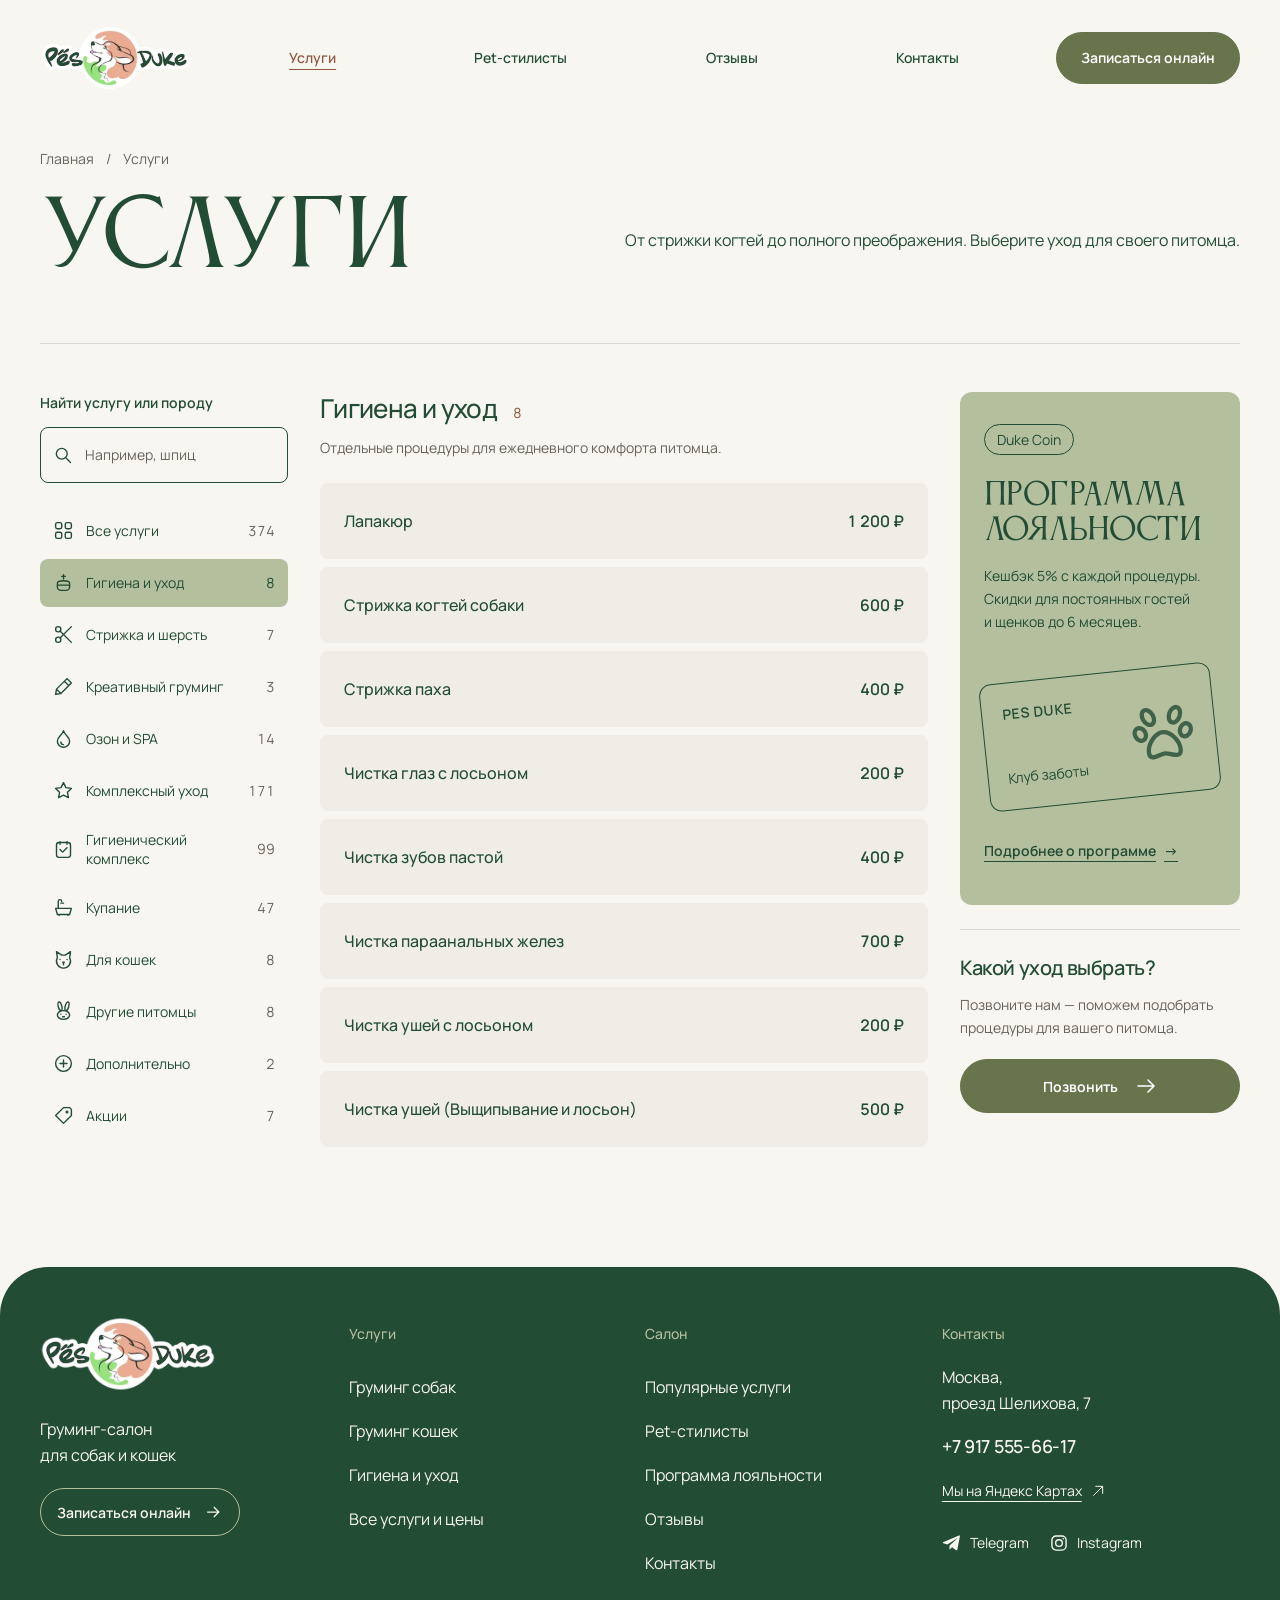
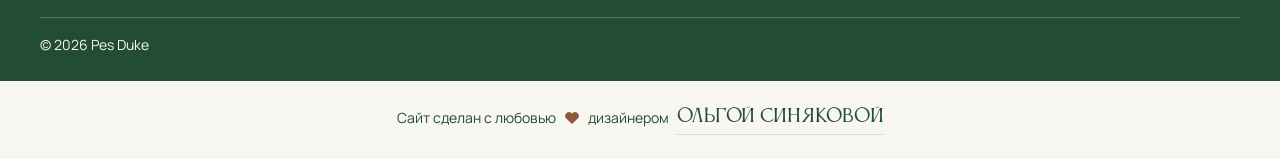
<file: services.html>
<!doctype html>
<html lang="ru">
<head>
<meta charset="utf-8">
<meta name="viewport" content="width=device-width,initial-scale=1">
<meta name="theme-color" content="#F7F6F1">
<meta name="description" content="Услуги и цены груминг-салона Pes Duke. Комплексный уход, стрижки, гигиена, SPA и уход для кошек. Найдите услугу и запишитесь онлайн.">
<title>Услуги и цены — Pes Duke</title>
<style>
@font-face{font-family:Manrope;src:url('assets/manrope-v2.ttf') format('truetype');font-style:normal;font-weight:200 800;font-display:swap}
@font-face{font-family:Anticva;src:url('assets/anticva-v2.otf') format('opentype');font-weight:400;font-style:normal;font-display:swap}
:root{--page:#F7F6F1;--forest:#234C34;--olive:#67744C;--sage:#B4BF9E;--olive-hover:var(--forest);--terra:#8F563F;--white:#FFFFFF;--line:#DDD8CF;--soft:#EFEDE6;--muted:#686259;--gutter:40px;--space:8px}
*{box-sizing:border-box}html{scroll-behavior:smooth;scroll-padding-top:24px}body{margin:0;background:var(--page);color:var(--forest);font:400 16px/1.6 Manrope,Arial,sans-serif;-webkit-font-smoothing:antialiased}a{color:inherit;text-decoration:none}button,input{font:inherit;color:inherit}button,a,input{touch-action:manipulation;-webkit-tap-highlight-color:transparent}button{cursor:pointer}img,svg{display:block}button:focus-visible,a:focus-visible,input:focus-visible,summary:focus-visible{outline:3px solid var(--terra);outline-offset:4px}::selection{background:var(--forest);color:var(--page)}[hidden]{display:none!important}.shell{width:calc(100% - var(--gutter)*2);max-width:1440px;margin-inline:auto}.icon{width:24px;height:24px;flex:none}.skip-link{position:fixed;left:16px;top:8px;z-index:30;transform:translateY(-160%);padding:12px 16px;background:var(--forest);color:var(--white)}.skip-link:focus{transform:none}.site-header{padding-block:24px}.header-inner{display:flex;align-items:center;gap:40px;min-height:64px}.brand{display:block;width:152px;flex:none}.brand img{width:100%;height:auto;filter:url(#brand-ink)}.desktop-nav{display:flex;align-items:center;justify-content:space-around;gap:24px;flex:1;font-size:14px;font-weight:550}.desktop-nav a{display:flex;align-items:center;min-height:44px}.desktop-nav a[aria-current]{color:var(--terra);text-decoration:underline;text-underline-offset:6px}.desktop-nav a:hover{color:var(--terra)}.button{display:inline-flex;align-items:center;justify-content:center;gap:16px;min-height:52px;padding:14px 24px;border:1px solid var(--olive);border-radius:999px;background:var(--olive);color:var(--white);font-size:14px;font-weight:650;line-height:1.5;text-align:center;transition:background .2s,border-color .2s,transform .2s}.button:hover{background:var(--olive-hover);border-color:var(--olive-hover)}.button:active{transform:translateY(1px)}.menu-toggle{display:none;background:transparent;border:1px solid var(--forest);border-radius:999px;min-height:48px;padding:12px 16px;align-items:center;gap:12px;font-size:14px}.page-intro{padding-top:32px;padding-bottom:56px;border-bottom:1px solid var(--line);margin-bottom:48px}.breadcrumbs{display:flex;gap:12px;align-items:center;font-size:14px;margin-bottom:24px;color:var(--muted)}.breadcrumbs a:hover{text-decoration:underline;text-underline-offset:4px}.page-title{font:400 clamp(64px,7vw,104px)/1.04 Anticva,Georgia,serif;text-transform:uppercase;letter-spacing:-.025em;margin:0}.intro-row{display:grid;grid-template-columns:max-content minmax(0,1fr);align-items:center;gap:48px}.page-description{justify-self:end;font-size:clamp(16px,1.25vw,18px);line-height:1.6;margin:0;white-space:nowrap}.catalog-grid{display:grid;grid-template-columns:248px minmax(0,1fr) 280px;gap:32px;align-items:start;padding-bottom:96px}.catalog-sidebar,.loyalty-column{position:sticky;top:24px;min-width:0}.search-label{display:block;font-size:14px;font-weight:600;margin-bottom:12px}.search-box{display:flex;align-items:center;gap:12px;min-height:56px;border:1px solid var(--forest);border-radius:8px;padding:0 12px}.search-box>.icon{width:20px;height:20px}.search-box:focus-within{outline:2px solid var(--terra);outline-offset:3px}.search-box input{width:100%;min-width:0;padding:14px 0;border:0;background:transparent;outline:none;font-size:14px;line-height:1.5}.search-box input::placeholder{color:var(--muted);opacity:1}.clear-search{border:0;background:transparent;padding:10px;margin-right:-8px;min-width:44px;min-height:44px}.clear-search .icon{width:18px;height:18px}.category-nav{margin-top:24px;display:flex;flex-direction:column;gap:4px}.category-link{display:flex;align-items:center;gap:12px;min-height:48px;padding:10px 12px;border:1px solid transparent;border-radius:8px;font-size:14px;line-height:1.4;transition:background .2s}.category-link .icon{width:21px;height:21px}.category-link>span:not(.category-count){flex:1}.category-count{font-size:14px;font-variant-numeric:tabular-nums;color:var(--muted)}.category-link:hover{background:var(--soft)}.category-link[aria-current]{background:var(--sage);color:var(--forest)}.category-link[aria-current] .category-count{color:var(--forest)}.catalog-results{min-width:0}.results-status{position:absolute;width:1px;height:1px;padding:0;margin:-1px;overflow:hidden;clip:rect(0,0,0,0);white-space:nowrap;border:0}.service-group{scroll-margin-top:24px}.service-group+.service-group{margin-top:48px}.group-header{display:flex;align-items:baseline;gap:16px}.group-header h2{font-size:26px;line-height:1.25;font-weight:500;letter-spacing:-.025em;margin:0}.group-count{color:var(--terra);font-size:14px;font-variant-numeric:tabular-nums}.group-description{font-size:14px;line-height:1.6;margin:12px 0 24px;color:var(--muted);max-width:540px}.service-list{list-style:none;padding:0;margin:0;display:flex;flex-direction:column;gap:8px}.service-row{background:var(--soft);border-radius:8px;transition:background .22s;overflow:clip}.service-line,.service-detail summary{display:flex;align-items:center;gap:20px;min-height:76px;padding:20px 24px}.service-name{flex:1;min-width:0;font-size:16px;font-weight:500;line-height:1.5;text-wrap:pretty}.service-price{flex:none;white-space:nowrap;font-size:16px;font-weight:600;font-variant-numeric:tabular-nums;line-height:1.5}.service-detail summary{cursor:pointer;list-style:none}.service-detail summary::-webkit-details-marker{display:none}.chevron{width:16px;height:16px;flex:none;transition:transform .2s}.service-detail[open] .chevron{transform:rotate(90deg)}.service-detail summary:hover{background:var(--page)}.service-body{padding:0 24px 24px;font-size:14px;line-height:1.7}.service-body p{margin:0 0 16px;white-space:normal}.service-duration{color:var(--terra);font-weight:600}.show-more{display:block;min-height:48px;border:1px solid var(--forest);border-radius:999px;background:transparent;padding:12px 24px;margin:24px auto 0;font-size:14px;font-weight:600}.show-more:hover{background:var(--forest);color:var(--white)}.empty-state{padding:40px 24px;background:var(--soft);border-radius:8px;text-align:center}.empty-state h2{font-size:24px;font-weight:500;margin:0 0 16px}.empty-state p{margin:0 0 24px}.loyalty-card{background:var(--sage);color:var(--forest);padding:32px 24px;border-radius:12px;overflow:hidden}.soon-label{display:inline-block;font-size:14px;line-height:1.5;padding:4px 12px;border:1px solid var(--forest);border-radius:999px}.loyalty-card h2{font:400 30px/1.15 Anticva,Georgia,serif;text-transform:uppercase;letter-spacing:-.02em;margin:24px 0 16px}.loyalty-card p{font-size:14px;line-height:1.65;margin:0}.loyalty-art{position:relative;margin:40px 0 12px;min-height:128px;border:1px solid var(--forest);border-radius:12px;transform:rotate(-6deg);padding:20px;display:flex;flex-direction:column;justify-content:space-between;gap:20px}.loyalty-art>span{font-size:14px;font-weight:600;letter-spacing:.04em}.loyalty-art>small{font-size:14px}.loyalty-paw{position:absolute;width:64px;height:64px;right:20px;top:30px;opacity:.8}.loyalty-details{display:inline-flex;align-items:center;gap:8px;min-height:44px;margin-top:16px;font-size:14px;font-weight:600;text-decoration:underline;text-underline-offset:5px}.loyalty-details:hover{color:var(--terra)}.help-card{margin-top:24px;padding:24px 0 0;border-top:1px solid var(--line)}.help-card h2{font-size:20px;line-height:1.4;letter-spacing:-.02em;font-weight:550;margin:0 0 12px}.help-card p{font-size:14px;margin:0 0 20px;color:var(--muted)}.help-card .button{width:100%}.mobile-menu{position:fixed;inset:16px 16px auto auto;width:calc(100% - 32px);max-width:420px;padding:24px;border:1px solid var(--line);border-radius:16px;background:var(--page);color:var(--forest);max-height:calc(100svh - 32px);overflow:auto}.mobile-menu::backdrop{background:rgba(35,76,52,.45)}.menu-top{display:flex;align-items:center;justify-content:space-between;gap:16px}.close-menu{display:flex;align-items:center;justify-content:center;min-width:48px;min-height:48px;border:1px solid var(--forest);border-radius:50%;background:transparent}.mobile-nav{display:flex;flex-direction:column;margin:24px 0}.mobile-nav a{padding:12px 0;min-height:48px}.mobile-menu .button{width:100%}.noscript-note{padding:16px;border:1px solid var(--line);border-radius:8px;font-size:14px}
@media(min-width:1100px) and (max-height:850px){.catalog-sidebar{position:static}}
@media(max-width:1199px){.intro-row{grid-template-columns:1fr;gap:24px}.page-description{justify-self:start;white-space:normal}:root{--gutter:32px}.catalog-grid{grid-template-columns:220px minmax(0,1fr) 248px;gap:24px}.loyalty-card{padding:24px 20px}.loyalty-card h2{font-size:28px}.service-line,.service-detail summary{padding:20px;gap:16px}.header-inner{gap:24px}}
@media(max-width:1099px){.desktop-nav{display:none}.header-booking{margin-left:auto}.menu-toggle{display:inline-flex}.catalog-grid{grid-template-columns:220px minmax(0,1fr)}.loyalty-column{position:static;grid-column:2;display:grid;grid-template-columns:1fr;gap:24px;margin-top:8px}.loyalty-art{max-width:260px}.help-card{margin-top:0}.catalog-sidebar{grid-row:1 / span 2}}
@media(max-width:767px){:root{--gutter:20px}.site-header{padding-block:16px}.header-inner{gap:12px;min-height:56px}.brand{width:120px}.header-booking{display:none}.menu-toggle{margin-left:auto;min-height:44px}.page-intro{padding-top:24px;padding-bottom:32px;margin-bottom:32px}.breadcrumbs{margin-bottom:24px}.page-title{font-size:64px}.intro-row{grid-template-columns:1fr;gap:24px}.page-description{justify-self:start;font-size:16px;white-space:normal}.catalog-grid{display:block;padding-bottom:64px}.catalog-sidebar{position:static}.search-label{margin-bottom:8px}.search-box input{font-size:16px}.category-nav{display:flex;flex-direction:row;overflow-x:auto;gap:8px;margin:16px -20px 24px;padding:4px 20px 12px;scroll-padding-inline:20px;scrollbar-width:thin}.category-link{flex:none;min-height:44px;padding:10px 14px;border-color:var(--line);border-radius:999px;white-space:nowrap;gap:8px}.category-link .icon{width:18px;height:18px}.category-link[aria-current]{border-color:var(--forest)}.group-header h2{font-size:24px}.group-description{margin-bottom:20px}.service-line,.service-detail summary{min-height:80px;padding:18px 16px;gap:12px;align-items:flex-start}.service-name{font-size:16px}.service-price{font-size:14px;padding-top:2px}.service-detail summary{flex-wrap:wrap}.service-detail summary .service-name{flex-basis:calc(100% - 36px);order:0}.service-detail summary .chevron{order:1;margin-top:4px}.service-detail summary .service-price{order:2;padding-top:0}.service-body{padding:0 16px 20px}.loyalty-column{display:block;margin-top:48px}.loyalty-card{padding:32px 24px}.loyalty-card h2{font-size:clamp(28px,9vw,40px);max-width:320px}.loyalty-art{margin:32px 0 8px;max-width:none}.help-card{margin-top:32px;padding-top:24px}}
@media(prefers-reduced-motion:reduce){html{scroll-behavior:auto}*,*::before,*::after{transition:none!important;animation:none!important}}
</style>
<link rel="stylesheet" href="assets/footer.css?v=columns-1">
</head>
<body>
<svg width="0" height="0" aria-hidden="true" focusable="false" style="position:absolute;pointer-events:none"><defs><filter id="brand-ink" color-interpolation-filters="sRGB"><feColorMatrix in="SourceGraphic" type="matrix" values="0 0 0 0 1  0 0 0 0 1  0 0 0 0 1  -.2126 -.7152 -.0722 0 1" result="darkness"/><feComponentTransfer in="darkness" result="dark-mask"><feFuncA type="discrete" tableValues="0 0 0 0 1"/></feComponentTransfer><feFlood flood-color="#234C34" result="green"/><feComposite in="green" in2="dark-mask" operator="in" result="ink"/><feComposite in="ink" in2="SourceAlpha" operator="in" result="colored-ink"/><feMerge><feMergeNode in="SourceGraphic"/><feMergeNode in="colored-ink"/></feMerge></filter></defs></svg>
<a class="skip-link" href="#catalog">Перейти к&nbsp;услугам</a>
<header class="site-header"><div class="shell header-inner"><a class="brand" href="./index.html" aria-label="Pes Duke — на главную"><img src="assets/logo-v2.webp" width="600" height="267" alt="Pes Duke"></a><nav class="desktop-nav" aria-label="Основное меню"><a href="./services.html" aria-current="page">Услуги</a><a href="./index.html#team">Pet-стилисты</a><a href="./index.html#reviews">Отзывы</a><a href="#contacts">Контакты</a></nav><a class="button header-booking" href="https://n1254086.yclients.com/" target="_blank" rel="noopener">Записаться онлайн</a><button class="menu-toggle" aria-haspopup="dialog" aria-controls="mobile-menu" aria-expanded="false">Меню <svg class="icon" viewBox="0 0 24 24" fill="none" stroke="currentColor" stroke-width="1.6" stroke-linecap="round" stroke-linejoin="round" aria-hidden="true"><path d="M4 8h16M4 16h16"/></svg></button></div></header>
<main class="shell" id="main"><div class="page-intro" data-reveal><nav class="breadcrumbs" aria-label="Хлебные крошки"><a href="./index.html">Главная</a><span aria-hidden="true">/</span><span aria-current="page">Услуги</span></nav><div class="intro-row"><h1 class="page-title">Услуги</h1><p class="page-description">От&nbsp;стрижки когтей до&nbsp;полного преображения. Выберите уход для&nbsp;своего питомца.</p></div></div>
<div class="catalog-grid" id="catalog"><aside class="catalog-sidebar" data-reveal><label for="service-search" class="search-label">Найти услугу или&nbsp;породу</label><div class="search-box"><svg class="icon" viewBox="0 0 24 24" fill="none" stroke="currentColor" stroke-width="1.6" stroke-linecap="round" stroke-linejoin="round" aria-hidden="true"><circle cx="10.5" cy="10.5" r="6.5"/><path d="m16 16 5 5"/></svg><input id="service-search" type="search" placeholder="Например, шпиц" autocomplete="off" spellcheck="false" aria-controls="service-results"><button class="clear-search" aria-label="Очистить поиск" type="button" hidden><svg class="icon" viewBox="0 0 24 24" fill="none" stroke="currentColor" stroke-width="1.6" stroke-linecap="round" stroke-linejoin="round" aria-hidden="true"><path d="m6 6 12 12M18 6 6 18"/></svg></button></div><nav class="category-nav" aria-label="Категории услуг"><a class="category-link" href="#all" data-category="all"><svg class="icon" viewBox="0 0 24 24" fill="none" stroke="currentColor" stroke-width="1.6" stroke-linecap="round" stroke-linejoin="round" aria-hidden="true"><rect x="3" y="3" width="7" height="7" rx="2"/><rect x="14" y="3" width="7" height="7" rx="2"/><rect x="3" y="14" width="7" height="7" rx="2"/><rect x="14" y="14" width="7" height="7" rx="2"/></svg><span>Все услуги</span><span class="category-count">374</span></a><a class="category-link" href="#hygiene" data-category="hygiene"><svg class="icon" viewBox="0 0 24 24" fill="none" stroke="currentColor" stroke-width="1.6" stroke-linecap="round" stroke-linejoin="round" aria-hidden="true"><path d="M12 3v5m-2-3h4M5 13c0-4 14-4 14 0v4a4 4 0 0 1-4 4H9a4 4 0 0 1-4-4zM5 15h14"/></svg><span>Гигиена и уход</span><span class="category-count">8</span></a><a class="category-link" href="#coat" data-category="coat"><svg class="icon" viewBox="0 0 24 24" fill="none" stroke="currentColor" stroke-width="1.6" stroke-linecap="round" stroke-linejoin="round" aria-hidden="true"><circle cx="6" cy="6" r="3"/><circle cx="6" cy="18" r="3"/><path d="m8 8 13 13M8 16 21 3"/></svg><span>Стрижка и шерсть</span><span class="category-count">7</span></a><a class="category-link" href="#creative" data-category="creative"><svg class="icon" viewBox="0 0 24 24" fill="none" stroke="currentColor" stroke-width="1.6" stroke-linecap="round" stroke-linejoin="round" aria-hidden="true"><path d="m16 3 5 5L9 20l-6 1 1-6zM13 6l5 5M4 15l5 5"/></svg><span>Креативный груминг</span><span class="category-count">3</span></a><a class="category-link" href="#spa" data-category="spa"><svg class="icon" viewBox="0 0 24 24" fill="none" stroke="currentColor" stroke-width="1.6" stroke-linecap="round" stroke-linejoin="round" aria-hidden="true"><path d="M12 3c1 5 7 7 7 12a7 7 0 0 1-14 0c0-5 6-7 7-12zM9 16c0 2 1 3 3 3"/></svg><span>Озон и SPA</span><span class="category-count">14</span></a><a class="category-link" href="#full" data-category="full"><svg class="icon" viewBox="0 0 24 24" fill="none" stroke="currentColor" stroke-width="1.6" stroke-linecap="round" stroke-linejoin="round" aria-hidden="true"><path d="m12 3 2.8 5.7 6.2.9-4.5 4.4 1.1 6.2L12 17.3l-5.6 2.9 1.1-6.2L3 9.6l6.2-.9z"/></svg><span>Комплексный уход</span><span class="category-count">171</span></a><a class="category-link" href="#daily" data-category="daily"><svg class="icon" viewBox="0 0 24 24" fill="none" stroke="currentColor" stroke-width="1.6" stroke-linecap="round" stroke-linejoin="round" aria-hidden="true"><rect x="4" y="4" width="16" height="17" rx="3"/><path d="M8 3v3m8-3v3M8 12l3 3 5-5"/></svg><span>Гигиенический комплекс</span><span class="category-count">99</span></a><a class="category-link" href="#bath" data-category="bath"><svg class="icon" viewBox="0 0 24 24" fill="none" stroke="currentColor" stroke-width="1.6" stroke-linecap="round" stroke-linejoin="round" aria-hidden="true"><path d="M3 13h18l-2 7H5zM6 13V5a2 2 0 0 1 4 0M9 7h3M7 20v1m10-1v1"/></svg><span>Купание</span><span class="category-count">47</span></a><a class="category-link" href="#cats" data-category="cats"><svg class="icon" viewBox="0 0 24 24" fill="none" stroke="currentColor" stroke-width="1.6" stroke-linecap="round" stroke-linejoin="round" aria-hidden="true"><path d="M5 10 4 3l6 4h4l6-4-1 7a8 8 0 1 1-14 0zM8 12h.01M16 12h.01M11 15h2m-1 0v3"/></svg><span>Для кошек</span><span class="category-count">8</span></a><a class="category-link" href="#other" data-category="other"><svg class="icon" viewBox="0 0 24 24" fill="none" stroke="currentColor" stroke-width="1.6" stroke-linecap="round" stroke-linejoin="round" aria-hidden="true"><ellipse cx="12" cy="16" rx="7" ry="5"/><ellipse cx="8" cy="6" rx="2" ry="5" transform="rotate(-15 8 6)"/><ellipse cx="16" cy="6" rx="2" ry="5" transform="rotate(15 16 6)"/><path d="M9 15h.01M15 15h.01m-4 3h2"/></svg><span>Другие питомцы</span><span class="category-count">8</span></a><a class="category-link" href="#extra" data-category="extra"><svg class="icon" viewBox="0 0 24 24" fill="none" stroke="currentColor" stroke-width="1.6" stroke-linecap="round" stroke-linejoin="round" aria-hidden="true"><circle cx="12" cy="12" r="9"/><path d="M12 8v8m-4-4h8"/></svg><span>Дополнительно</span><span class="category-count">2</span></a><a class="category-link" href="#offers" data-category="offers"><svg class="icon" viewBox="0 0 24 24" fill="none" stroke="currentColor" stroke-width="1.6" stroke-linecap="round" stroke-linejoin="round" aria-hidden="true"><path d="m3 12 9-9h7l2 2v7l-9 9z"/><circle cx="16" cy="8" r="1"/></svg><span>Акции</span><span class="category-count">7</span></a></nav></aside>
<div class="catalog-results" id="service-results" data-reveal><p class="results-status" role="status" aria-live="polite" aria-atomic="true">Все услуги · 374</p><noscript><p class="noscript-note">Поиск доступен с&nbsp;JavaScript. Все услуги показаны ниже, категории ведут к&nbsp;нужному разделу.</p></noscript><section class="service-group" id="hygiene" data-group="hygiene" aria-labelledby="title-hygiene"><div class="group-header"><h2 id="title-hygiene">Гигиена и уход</h2><span class="group-count">8</span></div><p class="group-description">Отдельные процедуры для ежедневного комфорта питомца.</p><ul class="service-list"><li class="service-row" data-name="Лапакюр" data-service-id="service_item_17240871"><div class="service-line"><span class="service-name">Лапакюр</span><span class="service-price">1 200 ₽</span></div></li>
<li class="service-row" data-name="Стрижка когтей собаки" data-service-id="service_item_17240880"><div class="service-line"><span class="service-name">Стрижка когтей собаки</span><span class="service-price">600 ₽</span></div></li>
<li class="service-row" data-name="Стрижка паха" data-service-id="service_item_17240881"><div class="service-line"><span class="service-name">Стрижка паха</span><span class="service-price">400 ₽</span></div></li>
<li class="service-row" data-name="Чистка глаз с лосьоном" data-service-id="service_item_17240882"><div class="service-line"><span class="service-name">Чистка глаз с лосьоном</span><span class="service-price">200 ₽</span></div></li>
<li class="service-row" data-name="Чистка зубов пастой" data-service-id="service_item_17240883"><div class="service-line"><span class="service-name">Чистка зубов пастой</span><span class="service-price">400 ₽</span></div></li>
<li class="service-row" data-name="Чистка параанальных желез" data-service-id="service_item_17240885"><div class="service-line"><span class="service-name">Чистка параанальных желез</span><span class="service-price">700 ₽</span></div></li>
<li class="service-row" data-name="Чистка ушей с лосьоном" data-service-id="service_item_17240886"><div class="service-line"><span class="service-name">Чистка ушей с лосьоном</span><span class="service-price">200 ₽</span></div></li>
<li class="service-row" data-name="Чистка ушей (Выщипывание и лосьон)" data-service-id="service_item_23550078"><div class="service-line"><span class="service-name">Чистка ушей (Выщипывание и лосьон)</span><span class="service-price">500 ₽</span></div></li>
</ul><button class="show-more" type="button" hidden>Показать ещё</button></section>
<section class="service-group" id="coat" data-group="coat" aria-labelledby="title-coat"><div class="group-header"><h2 id="title-coat">Стрижка и шерсть</h2><span class="group-count">7</span></div><p class="group-description">Локальная стрижка, вычёсывание и уход за шерстью.</p><ul class="service-list"><li class="service-row" data-name="Коррекция тримминга" data-service-id="service_item_17240869"><div class="service-line"><span class="service-name">Коррекция тримминга</span><span class="service-price">1 800 ₽</span></div></li>
<li class="service-row" data-name="Окантовка головы" data-service-id="service_item_17240873"><div class="service-line"><span class="service-name">Окантовка головы</span><span class="service-price">800 ₽</span></div></li>
<li class="service-row" data-name="Окантовка лап" data-service-id="service_item_17240874"><div class="service-line"><span class="service-name">Окантовка лап</span><span class="service-price">700 ₽</span></div></li>
<li class="service-row" data-name="Окантовка отдельной части собаки" data-service-id="service_item_17240875"><div class="service-line"><span class="service-name">Окантовка отдельной части собаки</span><span class="service-price">900 ₽</span></div></li>
<li class="service-row" data-name="Окантовка ушей" data-service-id="service_item_17240876"><div class="service-line"><span class="service-name">Окантовка ушей</span><span class="service-price">400 ₽</span></div></li>
<li class="service-row" data-name="Расчесывание колтунов" data-service-id="service_item_17240878"><div class="service-line"><span class="service-name">Расчесывание колтунов</span><span class="service-price">500–2 000 ₽</span></div></li>
<li class="service-row" data-name="Экспресс-линька" data-service-id="service_item_17240887"><div class="service-line"><span class="service-name">Экспресс-линька</span><span class="service-price">1 500 ₽</span></div></li>
</ul><button class="show-more" type="button" hidden>Показать ещё</button></section>
<section class="service-group" id="creative" data-group="creative" aria-labelledby="title-creative"><div class="group-header"><h2 id="title-creative">Креативный груминг</h2><span class="group-count">3</span></div><p class="group-description">Детали, которые подчеркнут характер вашего питомца.</p><ul class="service-list"><li class="service-row" data-name="Креативное выбривание" data-service-id="service_item_17240870"><div class="service-line"><span class="service-name">Креативное выбривание</span><span class="service-price">800 ₽</span></div></li>
<li class="service-row" data-name="Окрашивание" data-service-id="service_item_17240877"><div class="service-line"><span class="service-name">Окрашивание</span><span class="service-price">800 ₽</span></div></li>
<li class="service-row" data-name="Стразы" data-service-id="service_item_17240879"><div class="service-line"><span class="service-name">Стразы</span><span class="service-price">50 ₽</span></div></li>
</ul><button class="show-more" type="button" hidden>Показать ещё</button></section>
<section class="service-group" id="spa" data-group="spa" aria-labelledby="title-spa"><div class="group-header"><h2 id="title-spa">Озон и SPA</h2><span class="group-count">14</span></div><p class="group-description">Дополнительный уход за кожей и шерстью.</p><ul class="service-list"><li class="service-row" data-name="Озоновая ванна Мелкие породы" data-service-id="service_item_19951979"><div class="service-line"><span class="service-name">Озоновая ванна Мелкие породы</span><span class="service-price">1 300 ₽</span></div></li>
<li class="service-row" data-name="Озоновая ванна Средние породы" data-service-id="service_item_19953356"><div class="service-line"><span class="service-name">Озоновая ванна Средние породы</span><span class="service-price">1 600 ₽</span></div></li>
<li class="service-row" data-name="Озоновая ванна Крупные породы" data-service-id="service_item_19953368"><div class="service-line"><span class="service-name">Озоновая ванна Крупные породы</span><span class="service-price">1 900 ₽</span></div></li>
<li class="service-row" data-name="Маска для шерсти ISB" data-service-id="service_item_17240872"><div class="service-line"><span class="service-name">Маска для шерсти ISB</span><span class="service-price">от 600 ₽</span></div></li>
<li class="service-row" data-name="Маска для шерсти ISB АТАМИ (Лечебная)" data-service-id="service_item_19953623"><div class="service-line"><span class="service-name">Маска для шерсти ISB АТАМИ (Лечебная)</span><span class="service-price">от 800 ₽</span></div></li>
<li class="service-row" data-name="SPA бомбочки для озоновой ванны" data-service-id="service_item_19961918"><div class="service-line"><span class="service-name">SPA бомбочки для озоновой ванны</span><span class="service-price">500 ₽</span></div></li>
<li class="service-row" data-name="ISB ( SPА )" data-service-id="service_item_17240889"><div class="service-line"><span class="service-name">ISB ( SPА )</span><span class="service-price">1 200 ₽</span></div></li>
<li class="service-row" data-name="Hydra ( SPA )" data-service-id="service_item_17240890"><div class="service-line"><span class="service-name">Hydra ( SPA )</span><span class="service-price">1 500 ₽</span></div></li>
<li class="service-row" data-name="Маска для шерсти ISB мята (Успокаивающая с витамином В6)" data-service-id="service_item_21922962"><div class="service-line"><span class="service-name">Маска для шерсти ISB мята (Успокаивающая с витамином В6)</span><span class="service-price">от 600 ₽</span></div></li>
<li class="service-row" data-name="Маска для шерсти ISB Апельсин (Укрепление)" data-service-id="service_item_27241866"><div class="service-line"><span class="service-name">Маска для шерсти ISB Апельсин (Укрепление)</span><span class="service-price">от 600 ₽</span></div></li>
<li class="service-row" data-name="Маска для шерсти Hydra 90 сек (Увлажнение)" data-service-id="service_item_27242262"><div class="service-line"><span class="service-name">Маска для шерсти Hydra 90 сек (Увлажнение)</span><span class="service-price">от 800 ₽</span></div></li>
<li class="service-row" data-name="Скрабирование ISB Red Mineral" data-service-id="service_item_31586799"><div class="service-line"><span class="service-name">Скрабирование ISB Red Mineral</span><span class="service-price">600 ₽</span></div></li>
<li class="service-row" data-name="Маска для шерсти ISB грейпфрут ( питательная)" data-service-id="service_item_32386549"><div class="service-line"><span class="service-name">Маска для шерсти ISB грейпфрут ( питательная)</span><span class="service-price">600 ₽</span></div></li>
<li class="service-row" data-name="Эликсир для шерсти SHMM (питание и защита)" data-service-id="service_item_32387534"><details class="service-detail"><summary><span class="service-name">Эликсир для шерсти SHMM (питание и защита)</span><span class="service-price">500 ₽</span><svg class="chevron" viewBox="0 0 24 24" fill="none" stroke="currentColor" stroke-width="1.6" stroke-linecap="round" stroke-linejoin="round" aria-hidden="true"><path d="m9 5 7 7-7 7"/></svg></summary><div class="service-body"><p>Финишная услуга для усиления результата груминга: точечное нанесение эликсира обеспечивает мгновенный визуальный эффект «волосок к волоску», нейтрализует запахи, оставляет деликатный шлейф. Формула без силиконов: питание за счёт натуральных масел, защита от ломкости. Идеален для питомцев с тусклой, сухой или склонной к спутыванию шерстью.</p><span class="service-duration"></span></div></details></li>
</ul><button class="show-more" type="button" hidden>Показать ещё</button></section>
<section class="service-group" id="full" data-group="full" aria-labelledby="title-full"><div class="group-header"><h2 id="title-full">Комплексный уход</h2><span class="group-count">171</span></div><p class="group-description">Найдите породу питомца и откройте состав комплекса.</p><ul class="service-list"><li class="service-row" data-name="Акита Ину" data-service-id="service_item_17240452"><details class="service-detail"><summary><span class="service-name">Акита Ину</span><span class="service-price">7 100 ₽</span><svg class="chevron" viewBox="0 0 24 24" fill="none" stroke="currentColor" stroke-width="1.6" stroke-linecap="round" stroke-linejoin="round" aria-hidden="true"><path d="m9 5 7 7-7 7"/></svg></summary><div class="service-body"><p>В комплекс входит:<br>-Вычёсывание <br>-Мытьё с профессиональной косметикой и сушка<br>-Стрижка и подпиливание когтей<br> -Уход за ушами и глазами</p><span class="service-duration">2 ч 30 мин</span></div></details></li>
<li class="service-row" data-name="Алабай" data-service-id="service_item_17240453"><details class="service-detail"><summary><span class="service-name">Алабай</span><span class="service-price">9 000 ₽</span><svg class="chevron" viewBox="0 0 24 24" fill="none" stroke="currentColor" stroke-width="1.6" stroke-linecap="round" stroke-linejoin="round" aria-hidden="true"><path d="m9 5 7 7-7 7"/></svg></summary><div class="service-body"><p>В комплекс входит:<br>-Вычёсывание <br>-Мытьё с профессиональной косметикой и сушка<br>-Стрижка и подпиливание когтей<br> -Уход за ушами и глазами</p><span class="service-duration">2 ч 30 мин</span></div></details></li>
<li class="service-row" data-name="Аляскинский маламут" data-service-id="service_item_17240454"><details class="service-detail"><summary><span class="service-name">Аляскинский маламут</span><span class="service-price">9 000 ₽</span><svg class="chevron" viewBox="0 0 24 24" fill="none" stroke="currentColor" stroke-width="1.6" stroke-linecap="round" stroke-linejoin="round" aria-hidden="true"><path d="m9 5 7 7-7 7"/></svg></summary><div class="service-body"><p>В комплекс входит:<br>-Вычёсывание <br>-Мытьё с профессиональной косметикой и сушка<br>-Стрижка и подпиливание когтей<br> -Уход за ушами и глазами</p><span class="service-duration">3 ч</span></div></details></li>
<li class="service-row" data-name="Американская акита" data-service-id="service_item_17240455"><details class="service-detail"><summary><span class="service-name">Американская акита</span><span class="service-price">8 000 ₽</span><svg class="chevron" viewBox="0 0 24 24" fill="none" stroke="currentColor" stroke-width="1.6" stroke-linecap="round" stroke-linejoin="round" aria-hidden="true"><path d="m9 5 7 7-7 7"/></svg></summary><div class="service-body"><p>В комплекс входит:<br>-Вычёсывание <br>-Мытьё с профессиональной косметикой и сушка<br>-Стрижка и подпиливание когтей<br> -Уход за ушами и глазами</p><span class="service-duration">2 ч 30 мин</span></div></details></li>
<li class="service-row" data-name="Американский булли" data-service-id="service_item_17240456"><details class="service-detail"><summary><span class="service-name">Американский булли</span><span class="service-price">5 500 ₽</span><svg class="chevron" viewBox="0 0 24 24" fill="none" stroke="currentColor" stroke-width="1.6" stroke-linecap="round" stroke-linejoin="round" aria-hidden="true"><path d="m9 5 7 7-7 7"/></svg></summary><div class="service-body"><p>В комплекс входит:<br>-Вычёсывание <br>-Мытьё с профессиональной косметикой и сушка<br>-Стрижка и подпиливание когтей<br> -Уход за ушами и глазами</p><span class="service-duration">2 ч</span></div></details></li>
<li class="service-row" data-name="Американский бульдог" data-service-id="service_item_17240457"><details class="service-detail"><summary><span class="service-name">Американский бульдог</span><span class="service-price">5 900 ₽</span><svg class="chevron" viewBox="0 0 24 24" fill="none" stroke="currentColor" stroke-width="1.6" stroke-linecap="round" stroke-linejoin="round" aria-hidden="true"><path d="m9 5 7 7-7 7"/></svg></summary><div class="service-body"><p>В комплекс входит:<br>-Вычёсывание <br>-Мытьё с профессиональной косметикой и сушка<br>-Стрижка и подпиливание когтей<br> -Уход за ушами и глазами</p><span class="service-duration">2 ч</span></div></details></li>
<li class="service-row" data-name="Американский водяной спаниель" data-service-id="service_item_17240458"><details class="service-detail"><summary><span class="service-name">Американский водяной спаниель</span><span class="service-price">6 700 ₽</span><svg class="chevron" viewBox="0 0 24 24" fill="none" stroke="currentColor" stroke-width="1.6" stroke-linecap="round" stroke-linejoin="round" aria-hidden="true"><path d="m9 5 7 7-7 7"/></svg></summary><div class="service-body"><p>В комплекс входит:<br>-Вычёсывание <br>-Стрижка согласно стандарту породы<br>-Мытьё с профессиональной косметикой и сушка<br>-Стрижка и подпиливание когтей<br> -Уход за ушами и глазами</p><span class="service-duration">2 ч 30 мин</span></div></details></li>
<li class="service-row" data-name="Американский кокер спаниель" data-service-id="service_item_17240459"><details class="service-detail"><summary><span class="service-name">Американский кокер спаниель</span><span class="service-price">6 400 ₽</span><svg class="chevron" viewBox="0 0 24 24" fill="none" stroke="currentColor" stroke-width="1.6" stroke-linecap="round" stroke-linejoin="round" aria-hidden="true"><path d="m9 5 7 7-7 7"/></svg></summary><div class="service-body"><p>В комплекс входит:<br>-Вычёсывание <br>-Стрижка согласно стандарту породы<br>-Мытьё с профессиональной косметикой и сушка<br>-Стрижка и подпиливание когтей<br> -Уход за ушами и глазами</p><span class="service-duration">2 ч 30 мин</span></div></details></li>
<li class="service-row" data-name="Американский питбультерьер" data-service-id="service_item_17240460"><details class="service-detail"><summary><span class="service-name">Американский питбультерьер</span><span class="service-price">5 600 ₽</span><svg class="chevron" viewBox="0 0 24 24" fill="none" stroke="currentColor" stroke-width="1.6" stroke-linecap="round" stroke-linejoin="round" aria-hidden="true"><path d="m9 5 7 7-7 7"/></svg></summary><div class="service-body"><p>В комплекс входит:<br>-Вычёсывание <br>-Мытьё с профессиональной косметикой и сушка<br>-Стрижка и подпиливание когтей<br> -Уход за ушами и глазами</p><span class="service-duration">2 ч</span></div></details></li>
<li class="service-row" data-name="Американский стаффордширский терьер" data-service-id="service_item_17240461"><details class="service-detail"><summary><span class="service-name">Американский стаффордширский терьер</span><span class="service-price">5 600 ₽</span><svg class="chevron" viewBox="0 0 24 24" fill="none" stroke="currentColor" stroke-width="1.6" stroke-linecap="round" stroke-linejoin="round" aria-hidden="true"><path d="m9 5 7 7-7 7"/></svg></summary><div class="service-body"><p>В комплекс входит:<br>-Вычёсывание <br>-Мытьё с профессиональной косметикой и сушка<br>-Стрижка и подпиливание когтей<br> -Уход за ушами и глазами</p><span class="service-duration">2 ч</span></div></details></li>
<li class="service-row" data-name="Английский бульдог" data-service-id="service_item_17240462"><details class="service-detail"><summary><span class="service-name">Английский бульдог</span><span class="service-price">5 200 ₽</span><svg class="chevron" viewBox="0 0 24 24" fill="none" stroke="currentColor" stroke-width="1.6" stroke-linecap="round" stroke-linejoin="round" aria-hidden="true"><path d="m9 5 7 7-7 7"/></svg></summary><div class="service-body"><p>В комплекс входит:<br>-Вычёсывание <br>-Мытьё с профессиональной косметикой и сушка<br>-Стрижка и подпиливание когтей<br> -Уход за ушами и глазами</p><span class="service-duration">2 ч</span></div></details></li>
<li class="service-row" data-name="Английский кокер-спаниель" data-service-id="service_item_17240463"><details class="service-detail"><summary><span class="service-name">Английский кокер-спаниель</span><span class="service-price">6 300 ₽</span><svg class="chevron" viewBox="0 0 24 24" fill="none" stroke="currentColor" stroke-width="1.6" stroke-linecap="round" stroke-linejoin="round" aria-hidden="true"><path d="m9 5 7 7-7 7"/></svg></summary><div class="service-body"><p>В комплекс входит:<br>-Вычёсывание <br>-Стрижка согласно стандарту породы<br>-Мытьё с профессиональной косметикой и сушка<br>-Стрижка и подпиливание когтей<br> -Уход за ушами и глазами</p><span class="service-duration">2 ч 30 мин</span></div></details></li>
<li class="service-row" data-name="Английский спрингер-спаниель" data-service-id="service_item_17240464"><details class="service-detail"><summary><span class="service-name">Английский спрингер-спаниель</span><span class="service-price">5 900 ₽</span><svg class="chevron" viewBox="0 0 24 24" fill="none" stroke="currentColor" stroke-width="1.6" stroke-linecap="round" stroke-linejoin="round" aria-hidden="true"><path d="m9 5 7 7-7 7"/></svg></summary><div class="service-body"><p>В комплекс входит:<br>-Вычёсывание <br>-Стрижка согласно стандарту породы<br>-Мытьё с профессиональной косметикой и сушка<br>-Стрижка и подпиливание когтей<br> -Уход за ушами и глазами</p><span class="service-duration">2 ч 30 мин</span></div></details></li>
<li class="service-row" data-name="Басенджи" data-service-id="service_item_17240465"><details class="service-detail"><summary><span class="service-name">Басенджи</span><span class="service-price">4 500 ₽</span><svg class="chevron" viewBox="0 0 24 24" fill="none" stroke="currentColor" stroke-width="1.6" stroke-linecap="round" stroke-linejoin="round" aria-hidden="true"><path d="m9 5 7 7-7 7"/></svg></summary><div class="service-body"><p>В комплекс входит:<br>-Вычёсывание <br>-Мытьё с профессиональной косметикой и сушка<br>-Стрижка и подпиливание когтей<br> -Уход за ушами и глазами</p><span class="service-duration">2 ч</span></div></details></li>
<li class="service-row" data-name="Бассет-Хаунд" data-service-id="service_item_17240466"><details class="service-detail"><summary><span class="service-name">Бассет-Хаунд</span><span class="service-price">5 200 ₽</span><svg class="chevron" viewBox="0 0 24 24" fill="none" stroke="currentColor" stroke-width="1.6" stroke-linecap="round" stroke-linejoin="round" aria-hidden="true"><path d="m9 5 7 7-7 7"/></svg></summary><div class="service-body"><p>В комплекс входит:<br>-Вычёсывание <br>-Мытьё с профессиональной косметикой и сушка<br>-Стрижка и подпиливание когтей<br> -Уход за ушами и глазами</p><span class="service-duration">2 ч</span></div></details></li>
<li class="service-row" data-name="Бедлингтон терьер" data-service-id="service_item_17240467"><details class="service-detail"><summary><span class="service-name">Бедлингтон терьер</span><span class="service-price">5 800 ₽</span><svg class="chevron" viewBox="0 0 24 24" fill="none" stroke="currentColor" stroke-width="1.6" stroke-linecap="round" stroke-linejoin="round" aria-hidden="true"><path d="m9 5 7 7-7 7"/></svg></summary><div class="service-body"><p>В комплекс входит:<br>-Вычёсывание <br>-Стрижка согласно стандарту породы<br>-Мытьё с профессиональной косметикой и сушка<br>-Стрижка и подпиливание когтей<br> -Уход за ушами и глазами</p><span class="service-duration">2 ч 30 мин</span></div></details></li>
<li class="service-row" data-name="Без породы" data-service-id="service_item_17240468"><details class="service-detail"><summary><span class="service-name">Без породы</span><span class="service-price">3 000–11 500 ₽</span><svg class="chevron" viewBox="0 0 24 24" fill="none" stroke="currentColor" stroke-width="1.6" stroke-linecap="round" stroke-linejoin="round" aria-hidden="true"><path d="m9 5 7 7-7 7"/></svg></summary><div class="service-body"><p>В комплекс входит:<br>-Вычёсывание <br>-Стрижка по необходимости, будет зависеть от типа шерсти<br>-Мытьё с профессиональной косметикой и сушка<br>-Стрижка и подпиливание когтей<br> -Уход за ушами и глазами</p><span class="service-duration">2 ч 30 мин</span></div></details></li>
<li class="service-row" data-name="Бернский зенненхунд" data-service-id="service_item_17240469"><details class="service-detail"><summary><span class="service-name">Бернский зенненхунд</span><span class="service-price">9 000 ₽</span><svg class="chevron" viewBox="0 0 24 24" fill="none" stroke="currentColor" stroke-width="1.6" stroke-linecap="round" stroke-linejoin="round" aria-hidden="true"><path d="m9 5 7 7-7 7"/></svg></summary><div class="service-body"><p>В комплекс входит:<br>-Вычёсывание <br>-Мытьё с профессиональной косметикой и сушка<br>-Стрижка и подпиливание когтей<br> -Уход за ушами и глазами</p><span class="service-duration">3 ч</span></div></details></li>
<li class="service-row" data-name="Бивер йоркширского терьера" data-service-id="service_item_17240470"><details class="service-detail"><summary><span class="service-name">Бивер йоркширского терьера</span><span class="service-price">4 900 ₽</span><svg class="chevron" viewBox="0 0 24 24" fill="none" stroke="currentColor" stroke-width="1.6" stroke-linecap="round" stroke-linejoin="round" aria-hidden="true"><path d="m9 5 7 7-7 7"/></svg></summary><div class="service-body"><p>В комплекс входит:<br>-Вычёсывание <br>-Стрижка согласно стандарту породы<br>-Мытьё с профессиональной косметикой и сушка<br>-Стрижка и подпиливание когтей<br> -Уход за ушами и глазами</p><span class="service-duration">2 ч 30 мин</span></div></details></li>
<li class="service-row" data-name="Бигль" data-service-id="service_item_17240471"><details class="service-detail"><summary><span class="service-name">Бигль</span><span class="service-price">4 600 ₽</span><svg class="chevron" viewBox="0 0 24 24" fill="none" stroke="currentColor" stroke-width="1.6" stroke-linecap="round" stroke-linejoin="round" aria-hidden="true"><path d="m9 5 7 7-7 7"/></svg></summary><div class="service-body"><p>В комплекс входит:<br>-Вычёсывание <br>-Мытьё с профессиональной косметикой и сушка<br>-Стрижка и подпиливание когтей<br> -Уход за ушами и глазами</p><span class="service-duration">2 ч</span></div></details></li>
<li class="service-row" data-name="Бишон фризе" data-service-id="service_item_17240472"><details class="service-detail"><summary><span class="service-name">Бишон фризе</span><span class="service-price">6 100 ₽</span><svg class="chevron" viewBox="0 0 24 24" fill="none" stroke="currentColor" stroke-width="1.6" stroke-linecap="round" stroke-linejoin="round" aria-hidden="true"><path d="m9 5 7 7-7 7"/></svg></summary><div class="service-body"><p>В комплекс входит:<br>-Вычёсывание <br>-Стрижка согласно стандарту породы<br>-Мытьё с профессиональной косметикой и сушка<br>-Стрижка и подпиливание когтей<br> -Уход за ушами и глазами</p><span class="service-duration">3 ч</span></div></details></li>
<li class="service-row" data-name="Бордер-колли" data-service-id="service_item_17240473"><details class="service-detail"><summary><span class="service-name">Бордер-колли</span><span class="service-price">5 900 ₽</span><svg class="chevron" viewBox="0 0 24 24" fill="none" stroke="currentColor" stroke-width="1.6" stroke-linecap="round" stroke-linejoin="round" aria-hidden="true"><path d="m9 5 7 7-7 7"/></svg></summary><div class="service-body"><p>В комплекс входит:<br>-Вычёсывание <br>-Стрижка согласно стандарту породы<br>-Мытьё с профессиональной косметикой и сушка<br>-Стрижка и подпиливание когтей<br> -Уход за ушами и глазами</p><span class="service-duration">2 ч 30 мин</span></div></details></li>
<li class="service-row" data-name="Брабансон" data-service-id="service_item_17240474"><details class="service-detail"><summary><span class="service-name">Брабансон</span><span class="service-price">4 000 ₽</span><svg class="chevron" viewBox="0 0 24 24" fill="none" stroke="currentColor" stroke-width="1.6" stroke-linecap="round" stroke-linejoin="round" aria-hidden="true"><path d="m9 5 7 7-7 7"/></svg></summary><div class="service-body"><p>В комплекс входит:<br>-Вычёсывание <br>-Мытьё с профессиональной косметикой и сушка<br>-Стрижка и подпиливание когтей<br> -Уход за ушами и глазами</p><span class="service-duration">2 ч</span></div></details></li>
<li class="service-row" data-name="Бретонский Бассет" data-service-id="service_item_17240475"><details class="service-detail"><summary><span class="service-name">Бретонский Бассет</span><span class="service-price">4 500 ₽</span><svg class="chevron" viewBox="0 0 24 24" fill="none" stroke="currentColor" stroke-width="1.6" stroke-linecap="round" stroke-linejoin="round" aria-hidden="true"><path d="m9 5 7 7-7 7"/></svg></summary><div class="service-body"><p>В комплекс входит:<br>-Вычёсывание <br>-Стрижка согласно стандарту породы<br>-Мытьё с профессиональной косметикой и сушка<br>-Стрижка и подпиливание когтей<br> -Уход за ушами и глазами</p><span class="service-duration">2 ч</span></div></details></li>
<li class="service-row" data-name="Бретонский Бассет (полный комплекс с триммингом)" data-service-id="service_item_17240476"><details class="service-detail"><summary><span class="service-name">Бретонский Бассет (полный комплекс с триммингом)</span><span class="service-price">6 200 ₽</span><svg class="chevron" viewBox="0 0 24 24" fill="none" stroke="currentColor" stroke-width="1.6" stroke-linecap="round" stroke-linejoin="round" aria-hidden="true"><path d="m9 5 7 7-7 7"/></svg></summary><div class="service-body"><p>В комплекс входит:<br>-Вычёсывание <br>-Стрижка и тримминг согласно стандарту породы<br>-Мытьё с профессиональной косметикой и сушка<br>-Стрижка и подпиливание когтей<br> -Уход за ушами и глазами</p><span class="service-duration">3 ч</span></div></details></li>
<li class="service-row" data-name="Брюссельский гриффон" data-service-id="service_item_17240477"><details class="service-detail"><summary><span class="service-name">Брюссельский гриффон</span><span class="service-price">4 200 ₽</span><svg class="chevron" viewBox="0 0 24 24" fill="none" stroke="currentColor" stroke-width="1.6" stroke-linecap="round" stroke-linejoin="round" aria-hidden="true"><path d="m9 5 7 7-7 7"/></svg></summary><div class="service-body"><p>В комплекс входит:<br>-Вычёсывание <br>-Стрижка согласно стандарту породы<br>-Мытьё с профессиональной косметикой и сушка<br>-Стрижка и подпиливание когтей<br> -Уход за ушами и глазами</p><span class="service-duration">2 ч</span></div></details></li>
<li class="service-row" data-name="Брюссельский гриффон (полный комплекс с триммингом)" data-service-id="service_item_17240478"><details class="service-detail"><summary><span class="service-name">Брюссельский гриффон (полный комплекс с триммингом)</span><span class="service-price">5 500 ₽</span><svg class="chevron" viewBox="0 0 24 24" fill="none" stroke="currentColor" stroke-width="1.6" stroke-linecap="round" stroke-linejoin="round" aria-hidden="true"><path d="m9 5 7 7-7 7"/></svg></summary><div class="service-body"><p>В комплекс входит:<br>-Вычёсывание <br>-Стрижка и тримминг согласно стандарту породы<br>-Мытьё с профессиональной косметикой и сушка<br>-Стрижка и подпиливание когтей<br> -Уход за ушами и глазами</p><span class="service-duration">3 ч</span></div></details></li>
<li class="service-row" data-name="Бультерьер" data-service-id="service_item_17240479"><details class="service-detail"><summary><span class="service-name">Бультерьер</span><span class="service-price">4 900 ₽</span><svg class="chevron" viewBox="0 0 24 24" fill="none" stroke="currentColor" stroke-width="1.6" stroke-linecap="round" stroke-linejoin="round" aria-hidden="true"><path d="m9 5 7 7-7 7"/></svg></summary><div class="service-body"><p>В комплекс входит:<br>-Вычёсывание <br>-Мытьё с профессиональной косметикой и сушка<br>-Стрижка и подпиливание когтей<br> -Уход за ушами и глазами</p><span class="service-duration">2 ч 30 мин</span></div></details></li>
<li class="service-row" data-name="Вельш-Корги" data-service-id="service_item_17240480"><details class="service-detail"><summary><span class="service-name">Вельш-Корги</span><span class="service-price">5 100 ₽</span><svg class="chevron" viewBox="0 0 24 24" fill="none" stroke="currentColor" stroke-width="1.6" stroke-linecap="round" stroke-linejoin="round" aria-hidden="true"><path d="m9 5 7 7-7 7"/></svg></summary><div class="service-body"><p>В комплекс входит:<br>-Вычёсывание <br>-Мытьё с профессиональной косметикой и сушка<br>-Стрижка и подпиливание когтей<br> -Уход за ушами и глазами</p><span class="service-duration">2 ч</span></div></details></li>
<li class="service-row" data-name="Венгерская овчарка Комондор" data-service-id="service_item_17240481"><details class="service-detail"><summary><span class="service-name">Венгерская овчарка Комондор</span><span class="service-price">13 000 ₽</span><svg class="chevron" viewBox="0 0 24 24" fill="none" stroke="currentColor" stroke-width="1.6" stroke-linecap="round" stroke-linejoin="round" aria-hidden="true"><path d="m9 5 7 7-7 7"/></svg></summary><div class="service-body"><p>В комплекс входит:<br>-Вычёсывание <br>-Стрижка и формирование дредов согласно стандарту породы<br>-Мытьё с профессиональной косметикой и сушка<br>-Стрижка и подпиливание когтей<br> -Уход за ушами и глазами</p><span class="service-duration">4 ч</span></div></details></li>
<li class="service-row" data-name="Вест Хайленд Уайт Терьер" data-service-id="service_item_17240482"><details class="service-detail"><summary><span class="service-name">Вест Хайленд Уайт Терьер</span><span class="service-price">5 500 ₽</span><svg class="chevron" viewBox="0 0 24 24" fill="none" stroke="currentColor" stroke-width="1.6" stroke-linecap="round" stroke-linejoin="round" aria-hidden="true"><path d="m9 5 7 7-7 7"/></svg></summary><div class="service-body"><p>В комплекс входит:<br>-Вычёсывание <br>-Стрижка согласно стандарту породы<br>-Мытьё с профессиональной косметикой и сушка<br>-Стрижка и подпиливание когтей<br> -Уход за ушами и глазами</p><span class="service-duration">2 ч</span></div></details></li>
<li class="service-row" data-name="Вест Хайленд Уайт Терьер (полный комплекс с триммингом)" data-service-id="service_item_17240483"><details class="service-detail"><summary><span class="service-name">Вест Хайленд Уайт Терьер (полный комплекс с триммингом)</span><span class="service-price">6 200 ₽</span><svg class="chevron" viewBox="0 0 24 24" fill="none" stroke="currentColor" stroke-width="1.6" stroke-linecap="round" stroke-linejoin="round" aria-hidden="true"><path d="m9 5 7 7-7 7"/></svg></summary><div class="service-body"><p>В комплекс входит:<br>-Вычёсывание <br>-Стрижка и тримминг согласно стандарту породы<br>-Мытьё с профессиональной косметикой и сушка<br>-Стрижка и подпиливание когтей<br> -Уход за ушами и глазами</p><span class="service-duration">3 ч</span></div></details></li>
<li class="service-row" data-name="Вольпино итальяно" data-service-id="service_item_17240484"><details class="service-detail"><summary><span class="service-name">Вольпино итальяно</span><span class="service-price">5 000 ₽</span><svg class="chevron" viewBox="0 0 24 24" fill="none" stroke="currentColor" stroke-width="1.6" stroke-linecap="round" stroke-linejoin="round" aria-hidden="true"><path d="m9 5 7 7-7 7"/></svg></summary><div class="service-body"><p>В комплекс входит:<br>-Вычёсывание <br>-Стрижка согласно стандарту породы<br>-Мытьё с профессиональной косметикой и сушка<br>-Стрижка и подпиливание когтей<br> -Уход за ушами и глазами</p><span class="service-duration">2 ч</span></div></details></li>
<li class="service-row" data-name="Далматинец" data-service-id="service_item_17240485"><details class="service-detail"><summary><span class="service-name">Далматинец</span><span class="service-price">5 700 ₽</span><svg class="chevron" viewBox="0 0 24 24" fill="none" stroke="currentColor" stroke-width="1.6" stroke-linecap="round" stroke-linejoin="round" aria-hidden="true"><path d="m9 5 7 7-7 7"/></svg></summary><div class="service-body"><p>В комплекс входит:<br>-Вычёсывание <br>-Мытьё с профессиональной косметикой и сушка<br>-Стрижка и подпиливание когтей<br> -Уход за ушами и глазами</p><span class="service-duration">2 ч</span></div></details></li>
<li class="service-row" data-name="Денди-димонт терьер" data-service-id="service_item_17240486"><details class="service-detail"><summary><span class="service-name">Денди-димонт терьер</span><span class="service-price">4 900 ₽</span><svg class="chevron" viewBox="0 0 24 24" fill="none" stroke="currentColor" stroke-width="1.6" stroke-linecap="round" stroke-linejoin="round" aria-hidden="true"><path d="m9 5 7 7-7 7"/></svg></summary><div class="service-body"><p>В комплекс входит:<br>-Вычёсывание <br>-Стрижка согласно стандарту породы<br>-Мытьё с профессиональной косметикой и сушка<br>-Стрижка и подпиливание когтей<br> -Уход за ушами и глазами</p><span class="service-duration">2 ч</span></div></details></li>
<li class="service-row" data-name="Денди-димонт терьер (полный комплекс с триммингом)" data-service-id="service_item_17240487"><details class="service-detail"><summary><span class="service-name">Денди-димонт терьер (полный комплекс с триммингом)</span><span class="service-price">6 200 ₽</span><svg class="chevron" viewBox="0 0 24 24" fill="none" stroke="currentColor" stroke-width="1.6" stroke-linecap="round" stroke-linejoin="round" aria-hidden="true"><path d="m9 5 7 7-7 7"/></svg></summary><div class="service-body"><p>В комплекс входит:<br>-Вычёсывание <br>-Стрижка и тримминг согласно стандарту породы<br>-Мытьё с профессиональной косметикой и сушка<br>-Стрижка и подпиливание когтей<br> -Уход за ушами и глазами</p><span class="service-duration">3 ч</span></div></details></li>
<li class="service-row" data-name="Джек-рассел терьер" data-service-id="service_item_17240488"><details class="service-detail"><summary><span class="service-name">Джек-рассел терьер</span><span class="service-price">4 500 ₽</span><svg class="chevron" viewBox="0 0 24 24" fill="none" stroke="currentColor" stroke-width="1.6" stroke-linecap="round" stroke-linejoin="round" aria-hidden="true"><path d="m9 5 7 7-7 7"/></svg></summary><div class="service-body"><p>В комплекс входит:<br>-Вычёсывание <br>-Мытьё с профессиональной косметикой и сушка<br>-Стрижка и подпиливание когтей<br> -Уход за ушами и глазами</p><span class="service-duration">2 ч</span></div></details></li>
<li class="service-row" data-name="Джек-рассел терьер (полный комплекс с триммингом)" data-service-id="service_item_17240489"><details class="service-detail"><summary><span class="service-name">Джек-рассел терьер (полный комплекс с триммингом)</span><span class="service-price">5 700 ₽</span><svg class="chevron" viewBox="0 0 24 24" fill="none" stroke="currentColor" stroke-width="1.6" stroke-linecap="round" stroke-linejoin="round" aria-hidden="true"><path d="m9 5 7 7-7 7"/></svg></summary><div class="service-body"><p>В комплекс входит:<br>-Вычёсывание <br>-Стрижка и тримминг согласно стандарту породы<br>-Мытьё с профессиональной косметикой и сушка<br>-Стрижка и подпиливание когтей<br> -Уход за ушами и глазами</p><span class="service-duration">3 ч</span></div></details></li>
<li class="service-row" data-name="Доберман" data-service-id="service_item_17240490"><details class="service-detail"><summary><span class="service-name">Доберман</span><span class="service-price">5 800 ₽</span><svg class="chevron" viewBox="0 0 24 24" fill="none" stroke="currentColor" stroke-width="1.6" stroke-linecap="round" stroke-linejoin="round" aria-hidden="true"><path d="m9 5 7 7-7 7"/></svg></summary><div class="service-body"><p>В комплекс входит:<br>-Вычёсывание <br>-Мытьё с профессиональной косметикой и сушка<br>-Стрижка и подпиливание когтей<br> -Уход за ушами и глазами</p><span class="service-duration">2 ч</span></div></details></li>
<li class="service-row" data-name="Золотистый ретривер" data-service-id="service_item_17240491"><details class="service-detail"><summary><span class="service-name">Золотистый ретривер</span><span class="service-price">7 300 ₽</span><svg class="chevron" viewBox="0 0 24 24" fill="none" stroke="currentColor" stroke-width="1.6" stroke-linecap="round" stroke-linejoin="round" aria-hidden="true"><path d="m9 5 7 7-7 7"/></svg></summary><div class="service-body"><p>В комплекс входит:<br>-Вычёсывание <br>-Стрижка согласно стандарту породы<br>-Мытьё с профессиональной косметикой и сушка<br>-Стрижка и подпиливание когтей<br> -Уход за ушами и глазами</p><span class="service-duration">2 ч 30 мин</span></div></details></li>
<li class="service-row" data-name="Ирландский водяной спаниель" data-service-id="service_item_17240492"><details class="service-detail"><summary><span class="service-name">Ирландский водяной спаниель</span><span class="service-price">7 200 ₽</span><svg class="chevron" viewBox="0 0 24 24" fill="none" stroke="currentColor" stroke-width="1.6" stroke-linecap="round" stroke-linejoin="round" aria-hidden="true"><path d="m9 5 7 7-7 7"/></svg></summary><div class="service-body"><p>В комплекс входит:<br>-Вычёсывание <br>-Стрижка согласно стандарту породы<br>-Мытьё с профессиональной косметикой и сушка<br>-Стрижка и подпиливание когтей<br> -Уход за ушами и глазами</p><span class="service-duration">2 ч 30 мин</span></div></details></li>
<li class="service-row" data-name="Ирландский терьер" data-service-id="service_item_17240493"><details class="service-detail"><summary><span class="service-name">Ирландский терьер</span><span class="service-price">6 100 ₽</span><svg class="chevron" viewBox="0 0 24 24" fill="none" stroke="currentColor" stroke-width="1.6" stroke-linecap="round" stroke-linejoin="round" aria-hidden="true"><path d="m9 5 7 7-7 7"/></svg></summary><div class="service-body"><p>В комплекс входит:<br>-Вычёсывание <br>-Стрижка согласно стандарту породы<br>-Мытьё с профессиональной косметикой и сушка<br>-Стрижка и подпиливание когтей<br> -Уход за ушами и глазами</p><span class="service-duration">2 ч</span></div></details></li>
<li class="service-row" data-name="Ирландский терьер (полный комплекс с триммингом)" data-service-id="service_item_17240494"><details class="service-detail"><summary><span class="service-name">Ирландский терьер (полный комплекс с триммингом)</span><span class="service-price">7 200 ₽</span><svg class="chevron" viewBox="0 0 24 24" fill="none" stroke="currentColor" stroke-width="1.6" stroke-linecap="round" stroke-linejoin="round" aria-hidden="true"><path d="m9 5 7 7-7 7"/></svg></summary><div class="service-body"><p>В комплекс входит:<br>-Вычёсывание <br>-Стрижка и тримминг согласно стандарту породы<br>-Мытьё с профессиональной косметикой и сушка<br>-Стрижка и подпиливание когтей<br> -Уход за ушами и глазами</p><span class="service-duration">3 ч</span></div></details></li>
<li class="service-row" data-name="Йоркширский терьер" data-service-id="service_item_17240495"><details class="service-detail"><summary><span class="service-name">Йоркширский терьер</span><span class="service-price">4 700 ₽</span><svg class="chevron" viewBox="0 0 24 24" fill="none" stroke="currentColor" stroke-width="1.6" stroke-linecap="round" stroke-linejoin="round" aria-hidden="true"><path d="m9 5 7 7-7 7"/></svg></summary><div class="service-body"><p>В комплекс входит:<br>-Вычёсывание <br>-Стрижка согласно стандарту породы<br>-Мытьё с профессиональной косметикой и сушка<br>-Стрижка и подпиливание когтей<br> -Уход за ушами и глазами</p><span class="service-duration">2 ч</span></div></details></li>
<li class="service-row" data-name="Кавалер кинг Чарльз спаниель" data-service-id="service_item_17240496"><details class="service-detail"><summary><span class="service-name">Кавалер кинг Чарльз спаниель</span><span class="service-price">5 300 ₽</span><svg class="chevron" viewBox="0 0 24 24" fill="none" stroke="currentColor" stroke-width="1.6" stroke-linecap="round" stroke-linejoin="round" aria-hidden="true"><path d="m9 5 7 7-7 7"/></svg></summary><div class="service-body"><p>В комплекс входит:<br>-Вычёсывание <br>-Стрижка согласно стандарту породы<br>-Мытьё с профессиональной косметикой и сушка<br>-Стрижка и подпиливание когтей<br> -Уход за ушами и глазами</p><span class="service-duration">2 ч</span></div></details></li>
<li class="service-row" data-name="Кане-корсо" data-service-id="service_item_17240497"><details class="service-detail"><summary><span class="service-name">Кане-корсо</span><span class="service-price">6 700 ₽</span><svg class="chevron" viewBox="0 0 24 24" fill="none" stroke="currentColor" stroke-width="1.6" stroke-linecap="round" stroke-linejoin="round" aria-hidden="true"><path d="m9 5 7 7-7 7"/></svg></summary><div class="service-body"><p>В комплекс входит:<br>-Вычёсывание <br>-Мытьё с профессиональной косметикой и сушка<br>-Стрижка и подпиливание когтей<br> -Уход за ушами и глазами</p><span class="service-duration">2 ч</span></div></details></li>
<li class="service-row" data-name="Карликовый пинчер" data-service-id="service_item_17240498"><details class="service-detail"><summary><span class="service-name">Карликовый пинчер</span><span class="service-price">4 400 ₽</span><svg class="chevron" viewBox="0 0 24 24" fill="none" stroke="currentColor" stroke-width="1.6" stroke-linecap="round" stroke-linejoin="round" aria-hidden="true"><path d="m9 5 7 7-7 7"/></svg></summary><div class="service-body"><p>В комплекс входит:<br>-Вычёсывание <br>-Мытьё с профессиональной косметикой и сушка<br>-Стрижка и подпиливание когтей<br> -Уход за ушами и глазами</p><span class="service-duration">2 ч</span></div></details></li>
<li class="service-row" data-name="Карликовый пудель" data-service-id="service_item_17240499"><details class="service-detail"><summary><span class="service-name">Карликовый пудель</span><span class="service-price">5 800 ₽</span><svg class="chevron" viewBox="0 0 24 24" fill="none" stroke="currentColor" stroke-width="1.6" stroke-linecap="round" stroke-linejoin="round" aria-hidden="true"><path d="m9 5 7 7-7 7"/></svg></summary><div class="service-body"><p>В комплекс входит:<br>-Вычёсывание <br>-Стрижка согласно стандарту породы<br>-Мытьё с профессиональной косметикой и сушка<br>-Стрижка и подпиливание когтей<br> -Уход за ушами и глазами</p><span class="service-duration">3 ч</span></div></details></li>
<li class="service-row" data-name="Кеесхонд" data-service-id="service_item_17240500"><details class="service-detail"><summary><span class="service-name">Кеесхонд</span><span class="service-price">7 500 ₽</span><svg class="chevron" viewBox="0 0 24 24" fill="none" stroke="currentColor" stroke-width="1.6" stroke-linecap="round" stroke-linejoin="round" aria-hidden="true"><path d="m9 5 7 7-7 7"/></svg></summary><div class="service-body"><p>В комплекс входит:<br>-Вычёсывание <br>-Стрижка согласно стандарту породы<br>-Мытьё с профессиональной косметикой и сушка<br>-Стрижка и подпиливание когтей<br> -Уход за ушами и глазами</p><span class="service-duration">3 ч</span></div></details></li>
<li class="service-row" data-name="Керн терьер" data-service-id="service_item_17240501"><details class="service-detail"><summary><span class="service-name">Керн терьер</span><span class="service-price">4 800 ₽</span><svg class="chevron" viewBox="0 0 24 24" fill="none" stroke="currentColor" stroke-width="1.6" stroke-linecap="round" stroke-linejoin="round" aria-hidden="true"><path d="m9 5 7 7-7 7"/></svg></summary><div class="service-body"><p>В комплекс входит:<br>-Вычёсывание <br>-Стрижка согласно стандарту породы<br>-Мытьё с профессиональной косметикой и сушка<br>-Стрижка и подпиливание когтей<br> -Уход за ушами и глазами</p><span class="service-duration">2 ч 30 мин</span></div></details></li>
<li class="service-row" data-name="Керн терьер (полный комплек+тримминг)" data-service-id="service_item_17240502"><details class="service-detail"><summary><span class="service-name">Керн терьер (полный комплек+тримминг)</span><span class="service-price">6 100 ₽</span><svg class="chevron" viewBox="0 0 24 24" fill="none" stroke="currentColor" stroke-width="1.6" stroke-linecap="round" stroke-linejoin="round" aria-hidden="true"><path d="m9 5 7 7-7 7"/></svg></summary><div class="service-body"><p>В комплекс входит:<br>-Вычёсывание <br>-Стрижка и тримминг согласно стандарту породы<br>-Мытьё с профессиональной косметикой и сушка<br>-Стрижка и подпиливание когтей<br> -Уход за ушами и глазами</p><span class="service-duration">3 ч</span></div></details></li>
<li class="service-row" data-name="Керри-брю-терьер" data-service-id="service_item_17240503"><details class="service-detail"><summary><span class="service-name">Керри-брю-терьер</span><span class="service-price">7 100 ₽</span><svg class="chevron" viewBox="0 0 24 24" fill="none" stroke="currentColor" stroke-width="1.6" stroke-linecap="round" stroke-linejoin="round" aria-hidden="true"><path d="m9 5 7 7-7 7"/></svg></summary><div class="service-body"><p>В комплекс входит:<br>-Вычёсывание <br>-Стрижка согласно стандарту породы<br>-Мытьё с профессиональной косметикой и сушка<br>-Стрижка и подпиливание когтей<br> -Уход за ушами и глазами</p><span class="service-duration">2 ч</span></div></details></li>
<li class="service-row" data-name="Керри-брю-терьер (полный комплекс+тримминг)" data-service-id="service_item_17240504"><details class="service-detail"><summary><span class="service-name">Керри-брю-терьер (полный комплекс+тримминг)</span><span class="service-price">8 900 ₽</span><svg class="chevron" viewBox="0 0 24 24" fill="none" stroke="currentColor" stroke-width="1.6" stroke-linecap="round" stroke-linejoin="round" aria-hidden="true"><path d="m9 5 7 7-7 7"/></svg></summary><div class="service-body"><p>В комплекс входит:<br>-Вычёсывание <br>-Стрижка и тримминг согласно стандарту породы<br>-Мытьё с профессиональной косметикой и сушка<br>-Стрижка и подпиливание когтей<br> -Уход за ушами и глазами</p><span class="service-duration">3 ч</span></div></details></li>
<li class="service-row" data-name="Китайская хохлатая (голая)" data-service-id="service_item_17240505"><details class="service-detail"><summary><span class="service-name">Китайская хохлатая (голая)</span><span class="service-price">3 700 ₽</span><svg class="chevron" viewBox="0 0 24 24" fill="none" stroke="currentColor" stroke-width="1.6" stroke-linecap="round" stroke-linejoin="round" aria-hidden="true"><path d="m9 5 7 7-7 7"/></svg></summary><div class="service-body"><p>В комплекс входит:<br>-Стрижка согласно стандарту породы<br>-Мытьё с профессиональной косметикой и сушка<br>-Стрижка и подпиливание когтей<br> -Уход за ушами и глазами</p><span class="service-duration">2 ч</span></div></details></li>
<li class="service-row" data-name="Китайская хохлатая (пуховая)" data-service-id="service_item_17240506"><details class="service-detail"><summary><span class="service-name">Китайская хохлатая (пуховая)</span><span class="service-price">4 900 ₽</span><svg class="chevron" viewBox="0 0 24 24" fill="none" stroke="currentColor" stroke-width="1.6" stroke-linecap="round" stroke-linejoin="round" aria-hidden="true"><path d="m9 5 7 7-7 7"/></svg></summary><div class="service-body"><p>В комплекс входит:<br>-Вычёсывание <br>-Стрижка согласно стандарту породы<br>-Мытьё с профессиональной косметикой и сушка<br>-Стрижка и подпиливание когтей<br> -Уход за ушами и глазами</p><span class="service-duration">2 ч</span></div></details></li>
<li class="service-row" data-name="Кламбер спаниель" data-service-id="service_item_17240507"><details class="service-detail"><summary><span class="service-name">Кламбер спаниель</span><span class="service-price">6 500 ₽</span><svg class="chevron" viewBox="0 0 24 24" fill="none" stroke="currentColor" stroke-width="1.6" stroke-linecap="round" stroke-linejoin="round" aria-hidden="true"><path d="m9 5 7 7-7 7"/></svg></summary><div class="service-body"><p>В комплекс входит:<br>-Вычёсывание <br>-Стрижка согласно стандарту породы<br>-Мытьё с профессиональной косметикой и сушка<br>-Стрижка и подпиливание когтей<br> -Уход за ушами и глазами</p><span class="service-duration">2 ч</span></div></details></li>
<li class="service-row" data-name="Колли" data-service-id="service_item_17240508"><details class="service-detail"><summary><span class="service-name">Колли</span><span class="service-price">7 500 ₽</span><svg class="chevron" viewBox="0 0 24 24" fill="none" stroke="currentColor" stroke-width="1.6" stroke-linecap="round" stroke-linejoin="round" aria-hidden="true"><path d="m9 5 7 7-7 7"/></svg></summary><div class="service-body"><p>В комплекс входит:<br>-Вычёсывание <br>-Стрижка согласно стандарту породы<br>-Мытьё с профессиональной косметикой и сушка<br>-Стрижка и подпиливание когтей<br> -Уход за ушами и глазами</p><span class="service-duration">2 ч 30 мин</span></div></details></li>
<li class="service-row" data-name="Королевский пудель большой" data-service-id="service_item_17240509"><details class="service-detail"><summary><span class="service-name">Королевский пудель большой</span><span class="service-price">9 700 ₽</span><svg class="chevron" viewBox="0 0 24 24" fill="none" stroke="currentColor" stroke-width="1.6" stroke-linecap="round" stroke-linejoin="round" aria-hidden="true"><path d="m9 5 7 7-7 7"/></svg></summary><div class="service-body"><p>В комплекс входит:<br>-Вычёсывание <br>-Стрижка согласно стандарту породы<br>-Мытьё с профессиональной косметикой и сушка<br>-Стрижка и подпиливание когтей<br> -Уход за ушами и глазами</p><span class="service-duration">4 ч 30 мин</span></div></details></li>
<li class="service-row" data-name="Лабрадор-ретривер" data-service-id="service_item_17240510"><details class="service-detail"><summary><span class="service-name">Лабрадор-ретривер</span><span class="service-price">6 100 ₽</span><svg class="chevron" viewBox="0 0 24 24" fill="none" stroke="currentColor" stroke-width="1.6" stroke-linecap="round" stroke-linejoin="round" aria-hidden="true"><path d="m9 5 7 7-7 7"/></svg></summary><div class="service-body"><p>В комплекс входит:<br>-Вычёсывание <br>-Мытьё с профессиональной косметикой и сушка<br>-Стрижка и подпиливание когтей<br> -Уход за ушами и глазами</p><span class="service-duration">2 ч 30 мин</span></div></details></li>
<li class="service-row" data-name="Лабрадудль" data-service-id="service_item_17240511"><details class="service-detail"><summary><span class="service-name">Лабрадудль</span><span class="service-price">7 600 ₽</span><svg class="chevron" viewBox="0 0 24 24" fill="none" stroke="currentColor" stroke-width="1.6" stroke-linecap="round" stroke-linejoin="round" aria-hidden="true"><path d="m9 5 7 7-7 7"/></svg></summary><div class="service-body"><p>В комплекс входит:<br>-Вычёсывание <br>-Стрижка согласно стандарту породы<br>-Мытьё с профессиональной косметикой и сушка<br>-Стрижка и подпиливание когтей<br> -Уход за ушами и глазами</p><span class="service-duration">2 ч 30 мин</span></div></details></li>
<li class="service-row" data-name="Мальтийская болонка" data-service-id="service_item_17240512"><details class="service-detail"><summary><span class="service-name">Мальтийская болонка</span><span class="service-price">5 100 ₽</span><svg class="chevron" viewBox="0 0 24 24" fill="none" stroke="currentColor" stroke-width="1.6" stroke-linecap="round" stroke-linejoin="round" aria-hidden="true"><path d="m9 5 7 7-7 7"/></svg></summary><div class="service-body"><p>В комплекс входит:<br>-Вычёсывание <br>-Стрижка согласно стандарту породы<br>-Мытьё с профессиональной косметикой и сушка<br>-Стрижка и подпиливание когтей<br> -Уход за ушами и глазами</p><span class="service-duration">2 ч</span></div></details></li>
<li class="service-row" data-name="Мальтипу" data-service-id="service_item_17240513"><details class="service-detail"><summary><span class="service-name">Мальтипу</span><span class="service-price">5 600 ₽</span><svg class="chevron" viewBox="0 0 24 24" fill="none" stroke="currentColor" stroke-width="1.6" stroke-linecap="round" stroke-linejoin="round" aria-hidden="true"><path d="m9 5 7 7-7 7"/></svg></summary><div class="service-body"><p>В комплекс входит:<br>-Вычёсывание <br>-Стрижка согласно стандарту породы<br>-Мытьё с профессиональной косметикой и сушка<br>-Стрижка и подпиливание когтей<br> -Уход за ушами и глазами</p><span class="service-duration">2 ч 30 мин</span></div></details></li>
<li class="service-row" data-name="Мареммо-Абруццкая Овчарка" data-service-id="service_item_17240514"><details class="service-detail"><summary><span class="service-name">Мареммо-Абруццкая Овчарка</span><span class="service-price">8 700 ₽</span><svg class="chevron" viewBox="0 0 24 24" fill="none" stroke="currentColor" stroke-width="1.6" stroke-linecap="round" stroke-linejoin="round" aria-hidden="true"><path d="m9 5 7 7-7 7"/></svg></summary><div class="service-body"><p>В комплекс входит:<br>-Вычёсывание <br>-Мытьё с профессиональной косметикой и сушка<br>-Стрижка и подпиливание когтей<br> -Уход за ушами и глазами</p><span class="service-duration">2 ч</span></div></details></li>
<li class="service-row" data-name="Миттельшнауцер" data-service-id="service_item_17240515"><details class="service-detail"><summary><span class="service-name">Миттельшнауцер</span><span class="service-price">6 100 ₽</span><svg class="chevron" viewBox="0 0 24 24" fill="none" stroke="currentColor" stroke-width="1.6" stroke-linecap="round" stroke-linejoin="round" aria-hidden="true"><path d="m9 5 7 7-7 7"/></svg></summary><div class="service-body"><p>В комплекс входит:<br>-Вычёсывание <br>-Стрижка согласно стандарту породы<br>-Мытьё с профессиональной косметикой и сушка<br>-Стрижка и подпиливание когтей<br> -Уход за ушами и глазами</p><span class="service-duration">2 ч</span></div></details></li>
<li class="service-row" data-name="Миттельшнауцер ( полный комплекс+тримминг)" data-service-id="service_item_17240516"><details class="service-detail"><summary><span class="service-name">Миттельшнауцер ( полный комплекс+тримминг)</span><span class="service-price">7 600 ₽</span><svg class="chevron" viewBox="0 0 24 24" fill="none" stroke="currentColor" stroke-width="1.6" stroke-linecap="round" stroke-linejoin="round" aria-hidden="true"><path d="m9 5 7 7-7 7"/></svg></summary><div class="service-body"><p>В комплекс входит:<br>-Вычёсывание <br>-Стрижка и тримминг согласно стандарту породы<br>-Мытьё с профессиональной косметикой и сушка<br>-Стрижка и подпиливание когтей<br> -Уход за ушами и глазами</p><span class="service-duration">3 ч</span></div></details></li>
<li class="service-row" data-name="Мопс" data-service-id="service_item_17240517"><details class="service-detail"><summary><span class="service-name">Мопс</span><span class="service-price">3 900 ₽</span><svg class="chevron" viewBox="0 0 24 24" fill="none" stroke="currentColor" stroke-width="1.6" stroke-linecap="round" stroke-linejoin="round" aria-hidden="true"><path d="m9 5 7 7-7 7"/></svg></summary><div class="service-body"><p>В комплекс входит:<br>-Вычёсывание <br>-Мытьё с профессиональной косметикой и сушка<br>-Стрижка и подпиливание когтей<br> -Уход за ушами и глазами</p><span class="service-duration">2 ч</span></div></details></li>
<li class="service-row" data-name="Московский дракон" data-service-id="service_item_17240518"><details class="service-detail"><summary><span class="service-name">Московский дракон</span><span class="service-price">4 000 ₽</span><svg class="chevron" viewBox="0 0 24 24" fill="none" stroke="currentColor" stroke-width="1.6" stroke-linecap="round" stroke-linejoin="round" aria-hidden="true"><path d="m9 5 7 7-7 7"/></svg></summary><div class="service-body"><p>В комплекс входит:<br>-Вычёсывание <br>-Стрижка согласно стандарту породы<br>-Мытьё с профессиональной косметикой и сушка<br>-Стрижка и подпиливание когтей<br> -Уход за ушами и глазами</p><span class="service-duration">2 ч</span></div></details></li>
<li class="service-row" data-name="Норвич терьер" data-service-id="service_item_17240519"><details class="service-detail"><summary><span class="service-name">Норвич терьер</span><span class="service-price">4 800 ₽</span><svg class="chevron" viewBox="0 0 24 24" fill="none" stroke="currentColor" stroke-width="1.6" stroke-linecap="round" stroke-linejoin="round" aria-hidden="true"><path d="m9 5 7 7-7 7"/></svg></summary><div class="service-body"><p>В комплекс входит:<br>-Вычёсывание <br>-Стрижка согласно стандарту породы<br>-Мытьё с профессиональной косметикой и сушка<br>-Стрижка и подпиливание когтей<br> -Уход за ушами и глазами</p><span class="service-duration">2 ч</span></div></details></li>
<li class="service-row" data-name="Норвич терьер ( полный комплекс+тримминг)" data-service-id="service_item_17240520"><details class="service-detail"><summary><span class="service-name">Норвич терьер ( полный комплекс+тримминг)</span><span class="service-price">6 100 ₽</span><svg class="chevron" viewBox="0 0 24 24" fill="none" stroke="currentColor" stroke-width="1.6" stroke-linecap="round" stroke-linejoin="round" aria-hidden="true"><path d="m9 5 7 7-7 7"/></svg></summary><div class="service-body"><p>В комплекс входит:<br>-Вычёсывание <br>-Стрижка и тримминг согласно стандарту породы<br>-Мытьё с профессиональной косметикой и сушка<br>-Стрижка и подпиливание когтей<br> -Уход за ушами и глазами</p><span class="service-duration">3 ч</span></div></details></li>
<li class="service-row" data-name="Норфолк терьер" data-service-id="service_item_17240521"><details class="service-detail"><summary><span class="service-name">Норфолк терьер</span><span class="service-price">5 200 ₽</span><svg class="chevron" viewBox="0 0 24 24" fill="none" stroke="currentColor" stroke-width="1.6" stroke-linecap="round" stroke-linejoin="round" aria-hidden="true"><path d="m9 5 7 7-7 7"/></svg></summary><div class="service-body"><p>В комплекс входит:<br>-Вычёсывание <br>-Стрижка согласно стандарту породы<br>-Мытьё с профессиональной косметикой и сушка<br>-Стрижка и подпиливание когтей<br> -Уход за ушами и глазами</p><span class="service-duration">2 ч</span></div></details></li>
<li class="service-row" data-name="Норфолк терьер (полный комплекс+тримминг)" data-service-id="service_item_17240522"><details class="service-detail"><summary><span class="service-name">Норфолк терьер (полный комплекс+тримминг)</span><span class="service-price">6 200 ₽</span><svg class="chevron" viewBox="0 0 24 24" fill="none" stroke="currentColor" stroke-width="1.6" stroke-linecap="round" stroke-linejoin="round" aria-hidden="true"><path d="m9 5 7 7-7 7"/></svg></summary><div class="service-body"><p>В комплекс входит:<br>-Вычёсывание <br>-Стрижка и тримминг согласно стандарту породы<br>-Мытьё с профессиональной косметикой и сушка<br>-Стрижка и подпиливание когтей<br> -Уход за ушами и глазами</p><span class="service-duration">3 ч</span></div></details></li>
<li class="service-row" data-name="Ньюфаундленд" data-service-id="service_item_17240523"><details class="service-detail"><summary><span class="service-name">Ньюфаундленд</span><span class="service-price">10 400 ₽</span><svg class="chevron" viewBox="0 0 24 24" fill="none" stroke="currentColor" stroke-width="1.6" stroke-linecap="round" stroke-linejoin="round" aria-hidden="true"><path d="m9 5 7 7-7 7"/></svg></summary><div class="service-body"><p>В комплекс входит:<br>-Вычёсывание <br>-Мытьё с профессиональной косметикой и сушка<br>-Стрижка и подпиливание когтей<br> -Уход за ушами и глазами</p><span class="service-duration">3 ч</span></div></details></li>
<li class="service-row" data-name="Овчарка" data-service-id="service_item_17240524"><details class="service-detail"><summary><span class="service-name">Овчарка</span><span class="service-price">7 900 ₽</span><svg class="chevron" viewBox="0 0 24 24" fill="none" stroke="currentColor" stroke-width="1.6" stroke-linecap="round" stroke-linejoin="round" aria-hidden="true"><path d="m9 5 7 7-7 7"/></svg></summary><div class="service-body"><p>В комплекс входит:<br>-Вычёсывание <br>-Мытьё с профессиональной косметикой и сушка<br>-Стрижка и подпиливание когтей<br> -Уход за ушами и глазами</p><span class="service-duration">2 ч 30 мин</span></div></details></li>
<li class="service-row" data-name="Папийон (Континентальный той-спаниель)" data-service-id="service_item_17240525"><details class="service-detail"><summary><span class="service-name">Папийон (Континентальный той-спаниель)</span><span class="service-price">4 400 ₽</span><svg class="chevron" viewBox="0 0 24 24" fill="none" stroke="currentColor" stroke-width="1.6" stroke-linecap="round" stroke-linejoin="round" aria-hidden="true"><path d="m9 5 7 7-7 7"/></svg></summary><div class="service-body"><p>В комплекс входит:<br>-Вычёсывание <br>-Стрижка согласно стандарту породы<br>-Мытьё с профессиональной косметикой и сушка<br>-Стрижка и подпиливание когтей<br> -Уход за ушами и глазами</p><span class="service-duration">2 ч</span></div></details></li>
<li class="service-row" data-name="Парсон рассел терьер" data-service-id="service_item_17240526"><details class="service-detail"><summary><span class="service-name">Парсон рассел терьер</span><span class="service-price">4 900 ₽</span><svg class="chevron" viewBox="0 0 24 24" fill="none" stroke="currentColor" stroke-width="1.6" stroke-linecap="round" stroke-linejoin="round" aria-hidden="true"><path d="m9 5 7 7-7 7"/></svg></summary><div class="service-body"><p>В комплекс входит:<br>-Вычёсывание <br>-Стрижка согласно стандарту породы<br>-Мытьё с профессиональной косметикой и сушка<br>-Стрижка и подпиливание когтей<br> -Уход за ушами и глазами</p><span class="service-duration">2 ч</span></div></details></li>
<li class="service-row" data-name="Парсон-Рассел терьер (комплекс с триммингом)" data-service-id="service_item_17240527"><details class="service-detail"><summary><span class="service-name">Парсон-Рассел терьер (комплекс с триммингом)</span><span class="service-price">6 100 ₽</span><svg class="chevron" viewBox="0 0 24 24" fill="none" stroke="currentColor" stroke-width="1.6" stroke-linecap="round" stroke-linejoin="round" aria-hidden="true"><path d="m9 5 7 7-7 7"/></svg></summary><div class="service-body"><p>В комплекс входит:<br>-Вычёсывание <br>-Стрижка и тримминг согласно стандарту породы<br>-Мытьё с профессиональной косметикой и сушка<br>-Стрижка и подпиливание когтей<br> -Уход за ушами и глазами</p><span class="service-duration">3 ч</span></div></details></li>
<li class="service-row" data-name="Пекинес" data-service-id="service_item_17240528"><details class="service-detail"><summary><span class="service-name">Пекинес</span><span class="service-price">5 100 ₽</span><svg class="chevron" viewBox="0 0 24 24" fill="none" stroke="currentColor" stroke-width="1.6" stroke-linecap="round" stroke-linejoin="round" aria-hidden="true"><path d="m9 5 7 7-7 7"/></svg></summary><div class="service-body"><p>В комплекс входит:<br>-Вычёсывание <br>-Стрижка согласно стандарту породы<br>-Мытьё с профессиональной косметикой и сушка<br>-Стрижка и подпиливание когтей<br> -Уход за ушами и глазами</p><span class="service-duration">2 ч</span></div></details></li>
<li class="service-row" data-name="Петербургская орхидея" data-service-id="service_item_17240529"><details class="service-detail"><summary><span class="service-name">Петербургская орхидея</span><span class="service-price">4 800 ₽</span><svg class="chevron" viewBox="0 0 24 24" fill="none" stroke="currentColor" stroke-width="1.6" stroke-linecap="round" stroke-linejoin="round" aria-hidden="true"><path d="m9 5 7 7-7 7"/></svg></summary><div class="service-body"><p>В комплекс входит:<br>-Вычёсывание <br>-Стрижка согласно стандарту породы<br>-Мытьё с профессиональной косметикой и сушка<br>-Стрижка и подпиливание когтей<br> -Уход за ушами и глазами</p><span class="service-duration">2 ч</span></div></details></li>
<li class="service-row" data-name="Помски" data-service-id="service_item_17240531"><details class="service-detail"><summary><span class="service-name">Помски</span><span class="service-price">5 900 ₽</span><svg class="chevron" viewBox="0 0 24 24" fill="none" stroke="currentColor" stroke-width="1.6" stroke-linecap="round" stroke-linejoin="round" aria-hidden="true"><path d="m9 5 7 7-7 7"/></svg></summary><div class="service-body"><p>В комплекс входит:<br>-Вычёсывание <br>-Мытьё с профессиональной косметикой и сушка<br>-Стрижка и подпиливание когтей<br> -Уход за ушами и глазами</p><span class="service-duration">2 ч</span></div></details></li>
<li class="service-row" data-name="Пудель малый" data-service-id="service_item_17240532"><details class="service-detail"><summary><span class="service-name">Пудель малый</span><span class="service-price">6 200 ₽</span><svg class="chevron" viewBox="0 0 24 24" fill="none" stroke="currentColor" stroke-width="1.6" stroke-linecap="round" stroke-linejoin="round" aria-hidden="true"><path d="m9 5 7 7-7 7"/></svg></summary><div class="service-body"><p>В комплекс входит:<br>-Вычёсывание <br>-Стрижка согласно стандарту породы<br>-Мытьё с профессиональной косметикой и сушка<br>-Стрижка и подпиливание когтей<br> -Уход за ушами и глазами</p><span class="service-duration">3 ч</span></div></details></li>
<li class="service-row" data-name="Пудель-пойтнер" data-service-id="service_item_17240533"><details class="service-detail"><summary><span class="service-name">Пудель-пойтнер</span><span class="service-price">6 500 ₽</span><svg class="chevron" viewBox="0 0 24 24" fill="none" stroke="currentColor" stroke-width="1.6" stroke-linecap="round" stroke-linejoin="round" aria-hidden="true"><path d="m9 5 7 7-7 7"/></svg></summary><div class="service-body"><p>В комплекс входит:<br>-Вычёсывание <br>-Мытьё с профессиональной косметикой и сушка<br>-Стрижка и подпиливание когтей<br> -Уход за ушами и глазами</p><span class="service-duration">2 ч</span></div></details></li>
<li class="service-row" data-name="Пшеничный терьер" data-service-id="service_item_17240534"><details class="service-detail"><summary><span class="service-name">Пшеничный терьер</span><span class="service-price">7 000 ₽</span><svg class="chevron" viewBox="0 0 24 24" fill="none" stroke="currentColor" stroke-width="1.6" stroke-linecap="round" stroke-linejoin="round" aria-hidden="true"><path d="m9 5 7 7-7 7"/></svg></summary><div class="service-body"><p>В комплекс входит:<br>-Вычёсывание <br>-Стрижка согласно стандарту породы<br>-Мытьё с профессиональной косметикой и сушка<br>-Стрижка и подпиливание когтей<br> -Уход за ушами и глазами</p><span class="service-duration">2 ч 30 мин</span></div></details></li>
<li class="service-row" data-name="Ризеншнауцер" data-service-id="service_item_17240535"><details class="service-detail"><summary><span class="service-name">Ризеншнауцер</span><span class="service-price">8 100 ₽</span><svg class="chevron" viewBox="0 0 24 24" fill="none" stroke="currentColor" stroke-width="1.6" stroke-linecap="round" stroke-linejoin="round" aria-hidden="true"><path d="m9 5 7 7-7 7"/></svg></summary><div class="service-body"><p>В комплекс входит:<br>-Вычёсывание <br>-Стрижка согласно стандарту породы<br>-Мытьё с профессиональной косметикой и сушка<br>-Стрижка и подпиливание когтей<br> -Уход за ушами и глазами</p><span class="service-duration">2 ч 30 мин</span></div></details></li>
<li class="service-row" data-name="Ризеншнауцер (тримминг)" data-service-id="service_item_17240536"><details class="service-detail"><summary><span class="service-name">Ризеншнауцер (тримминг)</span><span class="service-price">12 600 ₽</span><svg class="chevron" viewBox="0 0 24 24" fill="none" stroke="currentColor" stroke-width="1.6" stroke-linecap="round" stroke-linejoin="round" aria-hidden="true"><path d="m9 5 7 7-7 7"/></svg></summary><div class="service-body"><p>В комплекс входит:<br>-Вычёсывание <br>-Стрижка и тримминг согласно стандарту породы<br>-Мытьё с профессиональной косметикой и сушка<br>-Стрижка и подпиливание когтей<br> -Уход за ушами и глазами</p><span class="service-duration">3 ч</span></div></details></li>
<li class="service-row" data-name="Родезийский риджбек" data-service-id="service_item_17240537"><details class="service-detail"><summary><span class="service-name">Родезийский риджбек</span><span class="service-price">6 200 ₽</span><svg class="chevron" viewBox="0 0 24 24" fill="none" stroke="currentColor" stroke-width="1.6" stroke-linecap="round" stroke-linejoin="round" aria-hidden="true"><path d="m9 5 7 7-7 7"/></svg></summary><div class="service-body"><p>В комплекс входит:<br>-Вычёсывание <br>-Мытьё с профессиональной косметикой и сушка<br>-Стрижка и подпиливание когтей<br> -Уход за ушами и глазами</p><span class="service-duration">2 ч</span></div></details></li>
<li class="service-row" data-name="Ротвейлер" data-service-id="service_item_17240538"><details class="service-detail"><summary><span class="service-name">Ротвейлер</span><span class="service-price">7 300 ₽</span><svg class="chevron" viewBox="0 0 24 24" fill="none" stroke="currentColor" stroke-width="1.6" stroke-linecap="round" stroke-linejoin="round" aria-hidden="true"><path d="m9 5 7 7-7 7"/></svg></summary><div class="service-body"><p>В комплекс входит:<br>-Вычёсывание <br>-Мытьё с профессиональной косметикой и сушка<br>-Стрижка и подпиливание когтей<br> -Уход за ушами и глазами</p><span class="service-duration">2 ч 30 мин</span></div></details></li>
<li class="service-row" data-name="Русская псовая борзая" data-service-id="service_item_17240539"><details class="service-detail"><summary><span class="service-name">Русская псовая борзая</span><span class="service-price">6 700 ₽</span><svg class="chevron" viewBox="0 0 24 24" fill="none" stroke="currentColor" stroke-width="1.6" stroke-linecap="round" stroke-linejoin="round" aria-hidden="true"><path d="m9 5 7 7-7 7"/></svg></summary><div class="service-body"><p>В комплекс входит:<br>-Вычёсывание <br>-Стрижка согласно стандарту породы<br>-Мытьё с профессиональной косметикой и сушка<br>-Стрижка и подпиливание когтей<br> -Уход за ушами и глазами</p><span class="service-duration">2 ч 30 мин</span></div></details></li>
<li class="service-row" data-name="Русский спаниель" data-service-id="service_item_17240540"><details class="service-detail"><summary><span class="service-name">Русский спаниель</span><span class="service-price">5 500 ₽</span><svg class="chevron" viewBox="0 0 24 24" fill="none" stroke="currentColor" stroke-width="1.6" stroke-linecap="round" stroke-linejoin="round" aria-hidden="true"><path d="m9 5 7 7-7 7"/></svg></summary><div class="service-body"><p>В комплекс входит:<br>-Вычёсывание <br>-Стрижка согласно стандарту породы<br>-Мытьё с профессиональной косметикой и сушка<br>-Стрижка и подпиливание когтей<br> -Уход за ушами и глазами</p><span class="service-duration">2 ч 30 мин</span></div></details></li>
<li class="service-row" data-name="Русский той длинношерстный" data-service-id="service_item_17240541"><details class="service-detail"><summary><span class="service-name">Русский той длинношерстный</span><span class="service-price">3 700 ₽</span><svg class="chevron" viewBox="0 0 24 24" fill="none" stroke="currentColor" stroke-width="1.6" stroke-linecap="round" stroke-linejoin="round" aria-hidden="true"><path d="m9 5 7 7-7 7"/></svg></summary><div class="service-body"><p>В комплекс входит:<br>-Вычёсывание <br>-Стрижка согласно стандарту породы<br>-Мытьё с профессиональной косметикой и сушка<br>-Стрижка и подпиливание когтей<br> -Уход за ушами и глазами</p><span class="service-duration">2 ч</span></div></details></li>
<li class="service-row" data-name="Самоед" data-service-id="service_item_17240542"><details class="service-detail"><summary><span class="service-name">Самоед</span><span class="service-price">7 900 ₽</span><svg class="chevron" viewBox="0 0 24 24" fill="none" stroke="currentColor" stroke-width="1.6" stroke-linecap="round" stroke-linejoin="round" aria-hidden="true"><path d="m9 5 7 7-7 7"/></svg></summary><div class="service-body"><p>В комплекс входит:<br>-Вычёсывание <br>-Стрижка согласно стандарту породы<br>-Мытьё с профессиональной косметикой и сушка<br>-Стрижка и подпиливание когтей<br> -Уход за ушами и глазами</p><span class="service-duration">2 ч 30 мин</span></div></details></li>
<li class="service-row" data-name="Сенбернар" data-service-id="service_item_17240543"><details class="service-detail"><summary><span class="service-name">Сенбернар</span><span class="service-price">10 000 ₽</span><svg class="chevron" viewBox="0 0 24 24" fill="none" stroke="currentColor" stroke-width="1.6" stroke-linecap="round" stroke-linejoin="round" aria-hidden="true"><path d="m9 5 7 7-7 7"/></svg></summary><div class="service-body"><p>В комплекс входит:<br>-Вычёсывание <br>-Мытьё с профессиональной косметикой и сушка<br>-Стрижка и подпиливание когтей<br> -Уход за ушами и глазами</p><span class="service-duration">2 ч 30 мин</span></div></details></li>
<li class="service-row" data-name="Сеттер" data-service-id="service_item_17240544"><details class="service-detail"><summary><span class="service-name">Сеттер</span><span class="service-price">6 900 ₽</span><svg class="chevron" viewBox="0 0 24 24" fill="none" stroke="currentColor" stroke-width="1.6" stroke-linecap="round" stroke-linejoin="round" aria-hidden="true"><path d="m9 5 7 7-7 7"/></svg></summary><div class="service-body"><p>В комплекс входит:<br>-Вычёсывание <br>-Стрижка согласно стандарту породы<br>-Мытьё с профессиональной косметикой и сушка<br>-Стрижка и подпиливание когтей<br> -Уход за ушами и глазами</p><span class="service-duration">3 ч</span></div></details></li>
<li class="service-row" data-name="Сиба-Ину" data-service-id="service_item_17240545"><details class="service-detail"><summary><span class="service-name">Сиба-Ину</span><span class="service-price">5 100 ₽</span><svg class="chevron" viewBox="0 0 24 24" fill="none" stroke="currentColor" stroke-width="1.6" stroke-linecap="round" stroke-linejoin="round" aria-hidden="true"><path d="m9 5 7 7-7 7"/></svg></summary><div class="service-body"><p>В комплекс входит:<br>-Вычёсывание <br>-Мытьё с профессиональной косметикой и сушка<br>-Стрижка и подпиливание когтей<br> -Уход за ушами и глазами</p><span class="service-duration">2 ч</span></div></details></li>
<li class="service-row" data-name="Силихем терьер" data-service-id="service_item_17240546"><details class="service-detail"><summary><span class="service-name">Силихем терьер</span><span class="service-price">5 800 ₽</span><svg class="chevron" viewBox="0 0 24 24" fill="none" stroke="currentColor" stroke-width="1.6" stroke-linecap="round" stroke-linejoin="round" aria-hidden="true"><path d="m9 5 7 7-7 7"/></svg></summary><div class="service-body"><p>В комплекс входит:<br>-Вычёсывание <br>-Стрижка согласно стандарту породы<br>-Мытьё с профессиональной косметикой и сушка<br>-Стрижка и подпиливание когтей<br> -Уход за ушами и глазами</p><span class="service-duration">2 ч</span></div></details></li>
<li class="service-row" data-name="Силихем терьер (полный комплекс+тримминг)" data-service-id="service_item_17240547"><details class="service-detail"><summary><span class="service-name">Силихем терьер (полный комплекс+тримминг)</span><span class="service-price">6 600 ₽</span><svg class="chevron" viewBox="0 0 24 24" fill="none" stroke="currentColor" stroke-width="1.6" stroke-linecap="round" stroke-linejoin="round" aria-hidden="true"><path d="m9 5 7 7-7 7"/></svg></summary><div class="service-body"><p>В комплекс входит:<br>-Вычёсывание <br>-Стрижка и тримминг согласно стандарту породы<br>-Мытьё с профессиональной косметикой и сушка<br>-Стрижка и подпиливание когтей<br> -Уход за ушами и глазами</p><span class="service-duration">3 ч</span></div></details></li>
<li class="service-row" data-name="Скай терьер" data-service-id="service_item_17240548"><details class="service-detail"><summary><span class="service-name">Скай терьер</span><span class="service-price">5 300 ₽</span><svg class="chevron" viewBox="0 0 24 24" fill="none" stroke="currentColor" stroke-width="1.6" stroke-linecap="round" stroke-linejoin="round" aria-hidden="true"><path d="m9 5 7 7-7 7"/></svg></summary><div class="service-body"><p>В комплекс входит:<br>-Вычёсывание <br>-Стрижка согласно стандарту породы<br>-Мытьё с профессиональной косметикой и сушка<br>-Стрижка и подпиливание когтей<br> -Уход за ушами и глазами</p><span class="service-duration">2 ч</span></div></details></li>
<li class="service-row" data-name="Скай терьер (полный комплекс+тримминг)" data-service-id="service_item_17240549"><details class="service-detail"><summary><span class="service-name">Скай терьер (полный комплекс+тримминг)</span><span class="service-price">6 400 ₽</span><svg class="chevron" viewBox="0 0 24 24" fill="none" stroke="currentColor" stroke-width="1.6" stroke-linecap="round" stroke-linejoin="round" aria-hidden="true"><path d="m9 5 7 7-7 7"/></svg></summary><div class="service-body"><p>В комплекс входит:<br>-Вычёсывание <br>-Стрижка и тримминг согласно стандарту породы<br>-Мытьё с профессиональной косметикой и сушка<br>-Стрижка и подпиливание когтей<br> -Уход за ушами и глазами</p><span class="service-duration">3 ч</span></div></details></li>
<li class="service-row" data-name="Скотч-терьер" data-service-id="service_item_17240550"><details class="service-detail"><summary><span class="service-name">Скотч-терьер</span><span class="service-price">5 400 ₽</span><svg class="chevron" viewBox="0 0 24 24" fill="none" stroke="currentColor" stroke-width="1.6" stroke-linecap="round" stroke-linejoin="round" aria-hidden="true"><path d="m9 5 7 7-7 7"/></svg></summary><div class="service-body"><p>В комплекс входит:<br>-Вычёсывание <br>-Стрижка согласно стандарту породы<br>-Мытьё с профессиональной косметикой и сушка<br>-Стрижка и подпиливание когтей<br> -Уход за ушами и глазами</p><span class="service-duration">2 ч</span></div></details></li>
<li class="service-row" data-name="Скотч-терьер (полный комплекс+тримминг)" data-service-id="service_item_17240551"><details class="service-detail"><summary><span class="service-name">Скотч-терьер (полный комплекс+тримминг)</span><span class="service-price">6 500 ₽</span><svg class="chevron" viewBox="0 0 24 24" fill="none" stroke="currentColor" stroke-width="1.6" stroke-linecap="round" stroke-linejoin="round" aria-hidden="true"><path d="m9 5 7 7-7 7"/></svg></summary><div class="service-body"><p>В комплекс входит:<br>-Вычёсывание <br>-Стрижка и тримминг согласно стандарту породы<br>-Мытьё с профессиональной косметикой и сушка<br>-Стрижка и подпиливание когтей<br> -Уход за ушами и глазами</p><span class="service-duration">3 ч</span></div></details></li>
<li class="service-row" data-name="Стаффордширский бультерьер" data-service-id="service_item_17240552"><details class="service-detail"><summary><span class="service-name">Стаффордширский бультерьер</span><span class="service-price">5 000 ₽</span><svg class="chevron" viewBox="0 0 24 24" fill="none" stroke="currentColor" stroke-width="1.6" stroke-linecap="round" stroke-linejoin="round" aria-hidden="true"><path d="m9 5 7 7-7 7"/></svg></summary><div class="service-body"><p>В комплекс входит:<br>-Вычёсывание <br>-Мытьё с профессиональной косметикой и сушка<br>-Стрижка и подпиливание когтей<br> -Уход за ушами и глазами</p><span class="service-duration">2 ч</span></div></details></li>
<li class="service-row" data-name="Такса" data-service-id="service_item_17240553"><details class="service-detail"><summary><span class="service-name">Такса</span><span class="service-price">3 600 ₽</span><svg class="chevron" viewBox="0 0 24 24" fill="none" stroke="currentColor" stroke-width="1.6" stroke-linecap="round" stroke-linejoin="round" aria-hidden="true"><path d="m9 5 7 7-7 7"/></svg></summary><div class="service-body"><p>В комплекс входит:<br>-Вычёсывание <br>-Мытьё с профессиональной косметикой и сушка<br>-Стрижка и подпиливание когтей<br> -Уход за ушами и глазами</p><span class="service-duration">2 ч</span></div></details></li>
<li class="service-row" data-name="Такса (полный комплекс+тримминг)" data-service-id="service_item_17240554"><details class="service-detail"><summary><span class="service-name">Такса (полный комплекс+тримминг)</span><span class="service-price">5 600 ₽</span><svg class="chevron" viewBox="0 0 24 24" fill="none" stroke="currentColor" stroke-width="1.6" stroke-linecap="round" stroke-linejoin="round" aria-hidden="true"><path d="m9 5 7 7-7 7"/></svg></summary><div class="service-body"><p>В комплекс входит:<br>-Вычёсывание <br>-Стрижка и тримминг согласно стандарту породы<br>-Мытьё с профессиональной косметикой и сушка<br>-Стрижка и подпиливание когтей<br> -Уход за ушами и глазами</p><span class="service-duration">3 ч</span></div></details></li>
<li class="service-row" data-name="Такса длинношёрстая" data-service-id="service_item_17240555"><details class="service-detail"><summary><span class="service-name">Такса длинношёрстая</span><span class="service-price">4 200 ₽</span><svg class="chevron" viewBox="0 0 24 24" fill="none" stroke="currentColor" stroke-width="1.6" stroke-linecap="round" stroke-linejoin="round" aria-hidden="true"><path d="m9 5 7 7-7 7"/></svg></summary><div class="service-body"><p>В комплекс входит:<br>-Вычёсывание <br>-Стрижка согласно стандарту породы<br>-Мытьё с профессиональной косметикой и сушка<br>-Стрижка и подпиливание когтей<br> -Уход за ушами и глазами</p><span class="service-duration">2 ч</span></div></details></li>
<li class="service-row" data-name="Такса карликовая" data-service-id="service_item_17240556"><details class="service-detail"><summary><span class="service-name">Такса карликовая</span><span class="service-price">3 200 ₽</span><svg class="chevron" viewBox="0 0 24 24" fill="none" stroke="currentColor" stroke-width="1.6" stroke-linecap="round" stroke-linejoin="round" aria-hidden="true"><path d="m9 5 7 7-7 7"/></svg></summary><div class="service-body"><p>В комплекс входит:<br>-Вычёсывание <br>-Стрижка согласно стандарту породы<br>-Мытьё с профессиональной косметикой и сушка<br>-Стрижка и подпиливание когтей<br> -Уход за ушами и глазами</p><span class="service-duration">2 ч</span></div></details></li>
<li class="service-row" data-name="Тибетский мастиф" data-service-id="service_item_17240557"><details class="service-detail"><summary><span class="service-name">Тибетский мастиф</span><span class="service-price">14 400 ₽</span><svg class="chevron" viewBox="0 0 24 24" fill="none" stroke="currentColor" stroke-width="1.6" stroke-linecap="round" stroke-linejoin="round" aria-hidden="true"><path d="m9 5 7 7-7 7"/></svg></summary><div class="service-body"><p>В комплекс входит:<br>-Вычёсывание <br>-Мытьё с профессиональной косметикой и сушка<br>-Стрижка и подпиливание когтей<br> -Уход за ушами и глазами</p><span class="service-duration">5 ч</span></div></details></li>
<li class="service-row" data-name="Тибетский терьер" data-service-id="service_item_17240558"><details class="service-detail"><summary><span class="service-name">Тибетский терьер</span><span class="service-price">7 100 ₽</span><svg class="chevron" viewBox="0 0 24 24" fill="none" stroke="currentColor" stroke-width="1.6" stroke-linecap="round" stroke-linejoin="round" aria-hidden="true"><path d="m9 5 7 7-7 7"/></svg></summary><div class="service-body"><p>В комплекс входит:<br>-Вычёсывание <br>-Стрижка согласно стандарту породы<br>-Мытьё с профессиональной косметикой и сушка<br>-Стрижка и подпиливание когтей<br> -Уход за ушами и глазами</p><span class="service-duration">2 ч 30 мин</span></div></details></li>
<li class="service-row" data-name="Ти-Кап Пудель" data-service-id="service_item_17240559"><details class="service-detail"><summary><span class="service-name">Ти-Кап Пудель</span><span class="service-price">4 200 ₽</span><svg class="chevron" viewBox="0 0 24 24" fill="none" stroke="currentColor" stroke-width="1.6" stroke-linecap="round" stroke-linejoin="round" aria-hidden="true"><path d="m9 5 7 7-7 7"/></svg></summary><div class="service-body"><p>В комплекс входит:<br>-Вычёсывание <br>-Стрижка согласно стандарту породы<br>-Мытьё с профессиональной косметикой и сушка<br>-Стрижка и подпиливание когтей<br> -Уход за ушами и глазами</p><span class="service-duration">2 ч</span></div></details></li>
<li class="service-row" data-name="Той пудель" data-service-id="service_item_17240560"><details class="service-detail"><summary><span class="service-name">Той пудель</span><span class="service-price">5 100 ₽</span><svg class="chevron" viewBox="0 0 24 24" fill="none" stroke="currentColor" stroke-width="1.6" stroke-linecap="round" stroke-linejoin="round" aria-hidden="true"><path d="m9 5 7 7-7 7"/></svg></summary><div class="service-body"><p>В комплекс входит:<br>-Вычёсывание <br>-Стрижка согласно стандарту породы<br>-Мытьё с профессиональной косметикой и сушка<br>-Стрижка и подпиливание когтей<br> -Уход за ушами и глазами</p><span class="service-duration">3 ч</span></div></details></li>
<li class="service-row" data-name="Той терьер длинношерстный" data-service-id="service_item_17240561"><details class="service-detail"><summary><span class="service-name">Той терьер длинношерстный</span><span class="service-price">3 300 ₽</span><svg class="chevron" viewBox="0 0 24 24" fill="none" stroke="currentColor" stroke-width="1.6" stroke-linecap="round" stroke-linejoin="round" aria-hidden="true"><path d="m9 5 7 7-7 7"/></svg></summary><div class="service-body"><p>В комплекс входит:<br>-Вычёсывание <br>-Стрижка согласно стандарту породы<br>-Мытьё с профессиональной косметикой и сушка<br>-Стрижка и подпиливание когтей<br> -Уход за ушами и глазами</p><span class="service-duration">2 ч</span></div></details></li>
<li class="service-row" data-name="Той терьер короткошерстный" data-service-id="service_item_17240562"><details class="service-detail"><summary><span class="service-name">Той терьер короткошерстный</span><span class="service-price">3 100 ₽</span><svg class="chevron" viewBox="0 0 24 24" fill="none" stroke="currentColor" stroke-width="1.6" stroke-linecap="round" stroke-linejoin="round" aria-hidden="true"><path d="m9 5 7 7-7 7"/></svg></summary><div class="service-body"><p>В комплекс входит:<br>-Вычёсывание <br>-Мытьё с профессиональной косметикой и сушка<br>-Стрижка и подпиливание когтей<br> -Уход за ушами и глазами</p><span class="service-duration">2 ч</span></div></details></li>
<li class="service-row" data-name="Той фокстерьер" data-service-id="service_item_17240563"><details class="service-detail"><summary><span class="service-name">Той фокстерьер</span><span class="service-price">4 300 ₽</span><svg class="chevron" viewBox="0 0 24 24" fill="none" stroke="currentColor" stroke-width="1.6" stroke-linecap="round" stroke-linejoin="round" aria-hidden="true"><path d="m9 5 7 7-7 7"/></svg></summary><div class="service-body"><p>В комплекс входит:<br>-Вычёсывание <br>-Мытьё с профессиональной косметикой и сушка<br>-Стрижка и подпиливание когтей<br> -Уход за ушами и глазами</p><span class="service-duration">2 ч</span></div></details></li>
<li class="service-row" data-name="Фален" data-service-id="service_item_17240564"><details class="service-detail"><summary><span class="service-name">Фален</span><span class="service-price">4 200 ₽</span><svg class="chevron" viewBox="0 0 24 24" fill="none" stroke="currentColor" stroke-width="1.6" stroke-linecap="round" stroke-linejoin="round" aria-hidden="true"><path d="m9 5 7 7-7 7"/></svg></summary><div class="service-body"><p>В комплекс входит:<br>-Вычёсывание <br>-Стрижка согласно стандарту породы<br>-Мытьё с профессиональной косметикой и сушка<br>-Стрижка и подпиливание когтей<br> -Уход за ушами и глазами</p><span class="service-duration">2 ч</span></div></details></li>
<li class="service-row" data-name="Флаффи корги" data-service-id="service_item_17240565"><details class="service-detail"><summary><span class="service-name">Флаффи корги</span><span class="service-price">6 200 ₽</span><svg class="chevron" viewBox="0 0 24 24" fill="none" stroke="currentColor" stroke-width="1.6" stroke-linecap="round" stroke-linejoin="round" aria-hidden="true"><path d="m9 5 7 7-7 7"/></svg></summary><div class="service-body"><p>В комплекс входит:<br>-Вычёсывание <br>-Стрижка согласно стандарту породы<br>-Мытьё с профессиональной косметикой и сушка<br>-Стрижка и подпиливание когтей<br> -Уход за ушами и глазами</p><span class="service-duration">2 ч 30 мин</span></div></details></li>
<li class="service-row" data-name="Фокстерьер гладкошерстный" data-service-id="service_item_17240566"><details class="service-detail"><summary><span class="service-name">Фокстерьер гладкошерстный</span><span class="service-price">4 500 ₽</span><svg class="chevron" viewBox="0 0 24 24" fill="none" stroke="currentColor" stroke-width="1.6" stroke-linecap="round" stroke-linejoin="round" aria-hidden="true"><path d="m9 5 7 7-7 7"/></svg></summary><div class="service-body"><p>В комплекс входит:<br>-Вычёсывание <br>-Мытьё с профессиональной косметикой и сушка<br>-Стрижка и подпиливание когтей<br> -Уход за ушами и глазами</p><span class="service-duration">2 ч</span></div></details></li>
<li class="service-row" data-name="Фокстерьер жесткошерстный" data-service-id="service_item_17240567"><details class="service-detail"><summary><span class="service-name">Фокстерьер жесткошерстный</span><span class="service-price">5 500 ₽</span><svg class="chevron" viewBox="0 0 24 24" fill="none" stroke="currentColor" stroke-width="1.6" stroke-linecap="round" stroke-linejoin="round" aria-hidden="true"><path d="m9 5 7 7-7 7"/></svg></summary><div class="service-body"><p>В комплекс входит:<br>-Вычёсывание <br>-Стрижка согласно стандарту породы<br>-Мытьё с профессиональной косметикой и сушка<br>-Стрижка и подпиливание когтей<br> -Уход за ушами и глазами</p><span class="service-duration">2 ч 30 мин</span></div></details></li>
<li class="service-row" data-name="Фокстерьер жесткошерстный (полный комплекс+тримминг)" data-service-id="service_item_17240568"><details class="service-detail"><summary><span class="service-name">Фокстерьер жесткошерстный (полный комплекс+тримминг)</span><span class="service-price">6 700 ₽</span><svg class="chevron" viewBox="0 0 24 24" fill="none" stroke="currentColor" stroke-width="1.6" stroke-linecap="round" stroke-linejoin="round" aria-hidden="true"><path d="m9 5 7 7-7 7"/></svg></summary><div class="service-body"><p>В комплекс входит:<br>-Вычёсывание <br>-Стрижка и тримминг согласно стандарту породы<br>-Мытьё с профессиональной косметикой и сушка<br>-Стрижка и подпиливание когтей<br> -Уход за ушами и глазами</p><span class="service-duration">3 ч</span></div></details></li>
<li class="service-row" data-name="Французский бульдог" data-service-id="service_item_17240569"><details class="service-detail"><summary><span class="service-name">Французский бульдог</span><span class="service-price">4 100 ₽</span><svg class="chevron" viewBox="0 0 24 24" fill="none" stroke="currentColor" stroke-width="1.6" stroke-linecap="round" stroke-linejoin="round" aria-hidden="true"><path d="m9 5 7 7-7 7"/></svg></summary><div class="service-body"><p>В комплекс входит:<br>-Вычёсывание <br>-Мытьё с профессиональной косметикой и сушка<br>-Стрижка и подпиливание когтей<br> -Уход за ушами и глазами</p><span class="service-duration">2 ч</span></div></details></li>
<li class="service-row" data-name="Хаски" data-service-id="service_item_17240570"><details class="service-detail"><summary><span class="service-name">Хаски</span><span class="service-price">7 400 ₽</span><svg class="chevron" viewBox="0 0 24 24" fill="none" stroke="currentColor" stroke-width="1.6" stroke-linecap="round" stroke-linejoin="round" aria-hidden="true"><path d="m9 5 7 7-7 7"/></svg></summary><div class="service-body"><p>В комплекс входит:<br>-Вычёсывание <br>-Мытьё с профессиональной косметикой и сушка<br>-Стрижка и подпиливание когтей<br> -Уход за ушами и глазами</p><span class="service-duration">2 ч 30 мин</span></div></details></li>
<li class="service-row" data-name="Цвергшнауцер" data-service-id="service_item_17240571"><details class="service-detail"><summary><span class="service-name">Цвергшнауцер</span><span class="service-price">5 200 ₽</span><svg class="chevron" viewBox="0 0 24 24" fill="none" stroke="currentColor" stroke-width="1.6" stroke-linecap="round" stroke-linejoin="round" aria-hidden="true"><path d="m9 5 7 7-7 7"/></svg></summary><div class="service-body"><p>В комплекс входит:<br>-Вычёсывание <br>-Стрижка согласно стандарту породы<br>-Мытьё с профессиональной косметикой и сушка<br>-Стрижка и подпиливание когтей<br> -Уход за ушами и глазами</p><span class="service-duration">2 ч</span></div></details></li>
<li class="service-row" data-name="Цвергшнауцер (полный компелкс+тримминг)" data-service-id="service_item_17240572"><details class="service-detail"><summary><span class="service-name">Цвергшнауцер (полный компелкс+тримминг)</span><span class="service-price">6 300 ₽</span><svg class="chevron" viewBox="0 0 24 24" fill="none" stroke="currentColor" stroke-width="1.6" stroke-linecap="round" stroke-linejoin="round" aria-hidden="true"><path d="m9 5 7 7-7 7"/></svg></summary><div class="service-body"><p>В комплекс входит:<br>-Вычёсывание <br>-Стрижка и  тримминг согласно стандарту породы<br>-Мытьё с профессиональной косметикой и сушка<br>-Стрижка и подпиливание когтей<br> -Уход за ушами и глазами</p><span class="service-duration">3 ч</span></div></details></li>
<li class="service-row" data-name="Цветная болонка" data-service-id="service_item_17240573"><details class="service-detail"><summary><span class="service-name">Цветная болонка</span><span class="service-price">5 400 ₽</span><svg class="chevron" viewBox="0 0 24 24" fill="none" stroke="currentColor" stroke-width="1.6" stroke-linecap="round" stroke-linejoin="round" aria-hidden="true"><path d="m9 5 7 7-7 7"/></svg></summary><div class="service-body"><p>В комплекс входит:<br>-Вычёсывание <br>-Стрижка согласно стандарту породы<br>-Мытьё с профессиональной косметикой и сушка<br>-Стрижка и подпиливание когтей<br> -Уход за ушами и глазами</p><span class="service-duration">2 ч 30 мин</span></div></details></li>
<li class="service-row" data-name="Чау-Чау" data-service-id="service_item_17240574"><details class="service-detail"><summary><span class="service-name">Чау-Чау</span><span class="service-price">8 000 ₽</span><svg class="chevron" viewBox="0 0 24 24" fill="none" stroke="currentColor" stroke-width="1.6" stroke-linecap="round" stroke-linejoin="round" aria-hidden="true"><path d="m9 5 7 7-7 7"/></svg></summary><div class="service-body"><p>В комплекс входит:<br>-Вычёсывание <br>-Мытьё с профессиональной косметикой и сушка<br>-Стрижка и подпиливание когтей<br> -Уход за ушами и глазами</p><span class="service-duration">2 ч 30 мин</span></div></details></li>
<li class="service-row" data-name="Черный терьер" data-service-id="service_item_17240575"><details class="service-detail"><summary><span class="service-name">Черный терьер</span><span class="service-price">13 000 ₽</span><svg class="chevron" viewBox="0 0 24 24" fill="none" stroke="currentColor" stroke-width="1.6" stroke-linecap="round" stroke-linejoin="round" aria-hidden="true"><path d="m9 5 7 7-7 7"/></svg></summary><div class="service-body"><p>В комплекс входит:<br>-Вычёсывание <br>-Стрижка согласно стандарту породы<br>-Мытьё с профессиональной косметикой и сушка<br>-Стрижка и подпиливание когтей<br> -Уход за ушами и глазами</p><span class="service-duration">4 ч</span></div></details></li>
<li class="service-row" data-name="Чешский терьер" data-service-id="service_item_17240576"><details class="service-detail"><summary><span class="service-name">Чешский терьер</span><span class="service-price">5 400 ₽</span><svg class="chevron" viewBox="0 0 24 24" fill="none" stroke="currentColor" stroke-width="1.6" stroke-linecap="round" stroke-linejoin="round" aria-hidden="true"><path d="m9 5 7 7-7 7"/></svg></summary><div class="service-body"><p>В комплекс входит:<br>-Вычёсывание <br>-Стрижка согласно стандарту породы<br>-Мытьё с профессиональной косметикой и сушка<br>-Стрижка и подпиливание когтей<br> -Уход за ушами и глазами</p><span class="service-duration">2 ч</span></div></details></li>
<li class="service-row" data-name="Чихуахуа длинношерстный" data-service-id="service_item_17240577"><details class="service-detail"><summary><span class="service-name">Чихуахуа длинношерстный</span><span class="service-price">3 400 ₽</span><svg class="chevron" viewBox="0 0 24 24" fill="none" stroke="currentColor" stroke-width="1.6" stroke-linecap="round" stroke-linejoin="round" aria-hidden="true"><path d="m9 5 7 7-7 7"/></svg></summary><div class="service-body"><p>В комплекс входит:<br>-Вычёсывание <br>-Стрижка согласно стандарту породы<br>-Мытьё с профессиональной косметикой и сушка<br>-Стрижка и подпиливание когтей<br> -Уход за ушами и глазами</p><span class="service-duration">2 ч</span></div></details></li>
<li class="service-row" data-name="Чихуахуа короткошерстный" data-service-id="service_item_17240578"><details class="service-detail"><summary><span class="service-name">Чихуахуа короткошерстный</span><span class="service-price">2 800 ₽</span><svg class="chevron" viewBox="0 0 24 24" fill="none" stroke="currentColor" stroke-width="1.6" stroke-linecap="round" stroke-linejoin="round" aria-hidden="true"><path d="m9 5 7 7-7 7"/></svg></summary><div class="service-body"><p>В комплекс входит:<br>-Вычёсывание <br>-Мытьё с профессиональной косметикой и сушка<br>-Стрижка и подпиливание когтей<br> -Уход за ушами и глазами</p><span class="service-duration">1 ч 30 мин</span></div></details></li>
<li class="service-row" data-name="Шарпей" data-service-id="service_item_17240579"><details class="service-detail"><summary><span class="service-name">Шарпей</span><span class="service-price">5 300 ₽</span><svg class="chevron" viewBox="0 0 24 24" fill="none" stroke="currentColor" stroke-width="1.6" stroke-linecap="round" stroke-linejoin="round" aria-hidden="true"><path d="m9 5 7 7-7 7"/></svg></summary><div class="service-body"><p>В комплекс входит:<br>-Вычёсывание <br>-Мытьё с профессиональной косметикой и сушка<br>-Стрижка и подпиливание когтей<br> -Уход за ушами и глазами</p><span class="service-duration">2 ч</span></div></details></li>
<li class="service-row" data-name="Шелти (Шетландская овчарка)" data-service-id="service_item_17240580"><details class="service-detail"><summary><span class="service-name">Шелти (Шетландская овчарка)</span><span class="service-price">6 000 ₽</span><svg class="chevron" viewBox="0 0 24 24" fill="none" stroke="currentColor" stroke-width="1.6" stroke-linecap="round" stroke-linejoin="round" aria-hidden="true"><path d="m9 5 7 7-7 7"/></svg></summary><div class="service-body"><p>В комплекс входит:<br>-Вычёсывание <br>-Стрижка согласно стандарту породы<br>-Мытьё с профессиональной косметикой и сушка<br>-Стрижка и подпиливание когтей<br> -Уход за ушами и глазами</p><span class="service-duration">2 ч</span></div></details></li>
<li class="service-row" data-name="Ши-тцу" data-service-id="service_item_17240581"><details class="service-detail"><summary><span class="service-name">Ши-тцу</span><span class="service-price">5 300 ₽</span><svg class="chevron" viewBox="0 0 24 24" fill="none" stroke="currentColor" stroke-width="1.6" stroke-linecap="round" stroke-linejoin="round" aria-hidden="true"><path d="m9 5 7 7-7 7"/></svg></summary><div class="service-body"><p>В комплекс входит:<br>-Вычёсывание <br>-Стрижка согласно стандарту породы<br>-Мытьё с профессиональной косметикой и сушка<br>-Стрижка и подпиливание когтей<br> -Уход за ушами и глазами</p><span class="service-duration">3 ч</span></div></details></li>
<li class="service-row" data-name="Шпиц" data-service-id="service_item_17240582"><details class="service-detail"><summary><span class="service-name">Шпиц</span><span class="service-price">5 000 ₽</span><svg class="chevron" viewBox="0 0 24 24" fill="none" stroke="currentColor" stroke-width="1.6" stroke-linecap="round" stroke-linejoin="round" aria-hidden="true"><path d="m9 5 7 7-7 7"/></svg></summary><div class="service-body"><p>В комплекс входит:<br>-Вычёсывание <br>-Стрижка согласно стандарту породы<br>-Мытьё с профессиональной косметикой и сушка<br>-Стрижка и подпиливание когтей<br> -Уход за ушами и глазами</p><span class="service-duration">2 ч</span></div></details></li>
<li class="service-row" data-name="Эрдельтерьер" data-service-id="service_item_17240583"><details class="service-detail"><summary><span class="service-name">Эрдельтерьер</span><span class="service-price">6 600 ₽</span><svg class="chevron" viewBox="0 0 24 24" fill="none" stroke="currentColor" stroke-width="1.6" stroke-linecap="round" stroke-linejoin="round" aria-hidden="true"><path d="m9 5 7 7-7 7"/></svg></summary><div class="service-body"><p>В комплекс входит:<br>-Вычёсывание <br>-Стрижка согласно стандарту породы<br>-Мытьё с профессиональной косметикой и сушка<br>-Стрижка и подпиливание когтей<br> -Уход за ушами и глазами</p><span class="service-duration">2 ч 30 мин</span></div></details></li>
<li class="service-row" data-name="Эрдельтерьер (полный комплекс+тримминг)" data-service-id="service_item_17240584"><details class="service-detail"><summary><span class="service-name">Эрдельтерьер (полный комплекс+тримминг)</span><span class="service-price">9 000 ₽</span><svg class="chevron" viewBox="0 0 24 24" fill="none" stroke="currentColor" stroke-width="1.6" stroke-linecap="round" stroke-linejoin="round" aria-hidden="true"><path d="m9 5 7 7-7 7"/></svg></summary><div class="service-body"><p>В комплекс входит:<br>-Вычёсывание <br>-Стрижка и тримминг согласно стандарту породы<br>-Мытьё с профессиональной косметикой и сушка<br>-Стрижка и подпиливание когтей<br> -Уход за ушами и глазами</p><span class="service-duration">3 ч</span></div></details></li>
<li class="service-row" data-name="Ягдтерьер" data-service-id="service_item_17240585"><details class="service-detail"><summary><span class="service-name">Ягдтерьер</span><span class="service-price">4 900 ₽</span><svg class="chevron" viewBox="0 0 24 24" fill="none" stroke="currentColor" stroke-width="1.6" stroke-linecap="round" stroke-linejoin="round" aria-hidden="true"><path d="m9 5 7 7-7 7"/></svg></summary><div class="service-body"><p>В комплекс входит:<br>-Вычёсывание <br>-Мытьё с профессиональной косметикой и сушка<br>-Стрижка и подпиливание когтей<br> -Уход за ушами и глазами</p><span class="service-duration">2 ч</span></div></details></li>
<li class="service-row" data-name="Японский хин" data-service-id="service_item_17240586"><details class="service-detail"><summary><span class="service-name">Японский хин</span><span class="service-price">4 600 ₽</span><svg class="chevron" viewBox="0 0 24 24" fill="none" stroke="currentColor" stroke-width="1.6" stroke-linecap="round" stroke-linejoin="round" aria-hidden="true"><path d="m9 5 7 7-7 7"/></svg></summary><div class="service-body"><p>В комплекс входит:<br>-Вычёсывание <br>-Стрижка согласно стандарту породы<br>-Мытьё с профессиональной косметикой и сушка<br>-Стрижка и подпиливание когтей<br> -Уход за ушами и глазами</p><span class="service-duration">2 ч</span></div></details></li>
<li class="service-row" data-name="Японский шпиц" data-service-id="service_item_17240587"><details class="service-detail"><summary><span class="service-name">Японский шпиц</span><span class="service-price">5 700 ₽</span><svg class="chevron" viewBox="0 0 24 24" fill="none" stroke="currentColor" stroke-width="1.6" stroke-linecap="round" stroke-linejoin="round" aria-hidden="true"><path d="m9 5 7 7-7 7"/></svg></summary><div class="service-body"><p>В комплекс входит:<br>-Вычёсывание <br>-Стрижка согласно стандарту породы<br>-Мытьё с профессиональной косметикой и сушка<br>-Стрижка и подпиливание когтей<br> -Уход за ушами и глазами</p><span class="service-duration">2 ч 30 мин</span></div></details></li>
<li class="service-row" data-name="Ненецкая оленегонная лайка (оленегонный шпиц)" data-service-id="service_item_17240588"><details class="service-detail"><summary><span class="service-name">Ненецкая оленегонная лайка (оленегонный шпиц)</span><span class="service-price">6 200 ₽</span><svg class="chevron" viewBox="0 0 24 24" fill="none" stroke="currentColor" stroke-width="1.6" stroke-linecap="round" stroke-linejoin="round" aria-hidden="true"><path d="m9 5 7 7-7 7"/></svg></summary><div class="service-body"><p>В комплекс входит:<br>-Вычёсывание <br>-Стрижка согласно стандарту породы<br>-Мытьё с профессиональной косметикой и сушка<br>-Стрижка и подпиливание когтей<br> -Уход за ушами и глазами</p><span class="service-duration">2 ч 30 мин</span></div></details></li>
<li class="service-row" data-name="Австралийская овчарка ( комплекс )" data-service-id="service_item_17240451"><details class="service-detail"><summary><span class="service-name">Австралийская овчарка ( комплекс )</span><span class="service-price">6 800 ₽</span><svg class="chevron" viewBox="0 0 24 24" fill="none" stroke="currentColor" stroke-width="1.6" stroke-linecap="round" stroke-linejoin="round" aria-hidden="true"><path d="m9 5 7 7-7 7"/></svg></summary><div class="service-body"><p>В комплекс входит:<br>-Вычёсывание <br>-Стрижка согласно стандарту породы<br>-Мытьё с профессиональной косметикой и сушка<br>-Стрижка и подпиливание когтей<br> -Уход за ушами и глазами</p><span class="service-duration">2 ч 30 мин</span></div></details></li>
<li class="service-row" data-name="Шипперка (комплекс)" data-service-id="service_item_17404802"><details class="service-detail"><summary><span class="service-name">Шипперка (комплекс)</span><span class="service-price">4 600 ₽</span><svg class="chevron" viewBox="0 0 24 24" fill="none" stroke="currentColor" stroke-width="1.6" stroke-linecap="round" stroke-linejoin="round" aria-hidden="true"><path d="m9 5 7 7-7 7"/></svg></summary><div class="service-body"><p>В комплекс входит:<br>-Вычёсывание <br>-Мытьё с профессиональной косметикой и сушка<br>-Стрижка и подпиливание когтей<br> -Уход за ушами и глазами</p><span class="service-duration">2 ч 30 мин</span></div></details></li>
<li class="service-row" data-name="Левретка (комплекс)" data-service-id="service_item_17404810"><details class="service-detail"><summary><span class="service-name">Левретка (комплекс)</span><span class="service-price">3 200 ₽</span><svg class="chevron" viewBox="0 0 24 24" fill="none" stroke="currentColor" stroke-width="1.6" stroke-linecap="round" stroke-linejoin="round" aria-hidden="true"><path d="m9 5 7 7-7 7"/></svg></summary><div class="service-body"><p>В комплекс входит:<br>-Вычёсывание <br>-Мытьё с профессиональной косметикой и сушка<br>-Стрижка и подпиливание когтей<br> -Уход за ушами и глазами</p><span class="service-duration">1 ч 30 мин</span></div></details></li>
<li class="service-row" data-name="Левхен (Бишон-лион) (комплекс)" data-service-id="service_item_17404812"><details class="service-detail"><summary><span class="service-name">Левхен (Бишон-лион) (комплекс)</span><span class="service-price">5 100 ₽</span><svg class="chevron" viewBox="0 0 24 24" fill="none" stroke="currentColor" stroke-width="1.6" stroke-linecap="round" stroke-linejoin="round" aria-hidden="true"><path d="m9 5 7 7-7 7"/></svg></summary><div class="service-body"><p>В комплекс входит:<br>-Вычёсывание <br>-Стрижка согласно стандарту породы<br>-Мытьё с профессиональной косметикой и сушка<br>-Стрижка и подпиливание когтей<br> -Уход за ушами и глазами</p><span class="service-duration">2 ч</span></div></details></li>
<li class="service-row" data-name="Миниатюрная американская овчарка (комплекс)" data-service-id="service_item_17404821"><details class="service-detail"><summary><span class="service-name">Миниатюрная американская овчарка (комплекс)</span><span class="service-price">5 100 ₽</span><svg class="chevron" viewBox="0 0 24 24" fill="none" stroke="currentColor" stroke-width="1.6" stroke-linecap="round" stroke-linejoin="round" aria-hidden="true"><path d="m9 5 7 7-7 7"/></svg></summary><div class="service-body"><p>В комплекс входит:<br>-Вычёсывание <br>-Стрижка согласно стандарту породы<br>-Мытьё с профессиональной косметикой и сушка<br>-Стрижка и подпиливание когтей<br> -Уход за ушами и глазами</p><span class="service-duration">2 ч 30 мин</span></div></details></li>
<li class="service-row" data-name="Поденко Ибиценко (Ивисская борзая) (комплекс)" data-service-id="service_item_17404829"><details class="service-detail"><summary><span class="service-name">Поденко Ибиценко (Ивисская борзая) (комплекс)</span><span class="service-price">5 700 ₽</span><svg class="chevron" viewBox="0 0 24 24" fill="none" stroke="currentColor" stroke-width="1.6" stroke-linecap="round" stroke-linejoin="round" aria-hidden="true"><path d="m9 5 7 7-7 7"/></svg></summary><div class="service-body"><p>В комплекс входит:<br>-Вычёсывание <br>-Мытьё с профессиональной косметикой и сушка<br>-Стрижка и подпиливание когтей<br> -Уход за ушами и глазами</p><span class="service-duration">2 ч</span></div></details></li>
<li class="service-row" data-name="Уиппет (комплекс)" data-service-id="service_item_17404832"><details class="service-detail"><summary><span class="service-name">Уиппет (комплекс)</span><span class="service-price">4 000 ₽</span><svg class="chevron" viewBox="0 0 24 24" fill="none" stroke="currentColor" stroke-width="1.6" stroke-linecap="round" stroke-linejoin="round" aria-hidden="true"><path d="m9 5 7 7-7 7"/></svg></summary><div class="service-body"><p>В комплекс входит:<br>-Вычёсывание <br>-Мытьё с профессиональной косметикой и сушка<br>-Стрижка и подпиливание когтей<br> -Уход за ушами и глазами</p><span class="service-duration">1 ч 30 мин</span></div></details></li>
<li class="service-row" data-name="Веймаранер (комплекс)" data-service-id="service_item_17404834"><details class="service-detail"><summary><span class="service-name">Веймаранер (комплекс)</span><span class="service-price">5 600 ₽</span><svg class="chevron" viewBox="0 0 24 24" fill="none" stroke="currentColor" stroke-width="1.6" stroke-linecap="round" stroke-linejoin="round" aria-hidden="true"><path d="m9 5 7 7-7 7"/></svg></summary><div class="service-body"><p>В комплекс входит:<br>-Вычёсывание <br>-Мытьё с профессиональной косметикой и сушка<br>-Стрижка и подпиливание когтей<br> -Уход за ушами и глазами</p><span class="service-duration">1 ч 30 мин</span></div></details></li>
<li class="service-row" data-name="Кокапу (комплекс)" data-service-id="service_item_17404835"><details class="service-detail"><summary><span class="service-name">Кокапу (комплекс)</span><span class="service-price">5 700 ₽</span><svg class="chevron" viewBox="0 0 24 24" fill="none" stroke="currentColor" stroke-width="1.6" stroke-linecap="round" stroke-linejoin="round" aria-hidden="true"><path d="m9 5 7 7-7 7"/></svg></summary><div class="service-body"><p>В комплекс входит:<br>-Вычёсывание <br>-Стрижка согласно стандарту породы<br>-Мытьё с профессиональной косметикой и сушка<br>-Стрижка и подпиливание когтей<br> -Уход за ушами и глазами</p><span class="service-duration">2 ч 30 мин</span></div></details></li>
<li class="service-row" data-name="Лаготто-романьоло (комплекс)" data-service-id="service_item_17404839"><details class="service-detail"><summary><span class="service-name">Лаготто-романьоло (комплекс)</span><span class="service-price">6 000 ₽</span><svg class="chevron" viewBox="0 0 24 24" fill="none" stroke="currentColor" stroke-width="1.6" stroke-linecap="round" stroke-linejoin="round" aria-hidden="true"><path d="m9 5 7 7-7 7"/></svg></summary><div class="service-body"><p>В комплекс входит:<br>-Вычёсывание <br>-Стрижка согласно стандарту породы<br>-Мытьё с профессиональной косметикой и сушка<br>-Стрижка и подпиливание когтей<br> -Уход за ушами и глазами</p><span class="service-duration">2 ч 30 мин</span></div></details></li>
<li class="service-row" data-name="Леонбергер (комплекс)" data-service-id="service_item_17404847"><details class="service-detail"><summary><span class="service-name">Леонбергер (комплекс)</span><span class="service-price">11 001 ₽</span><svg class="chevron" viewBox="0 0 24 24" fill="none" stroke="currentColor" stroke-width="1.6" stroke-linecap="round" stroke-linejoin="round" aria-hidden="true"><path d="m9 5 7 7-7 7"/></svg></summary><div class="service-body"><p>В комплекс входит:<br>-Вычёсывание <br>-Стрижка согласно стандарту породы<br>-Мытьё с профессиональной косметикой и сушка<br>-Стрижка и подпиливание когтей<br> -Уход за ушами и глазами</p><span class="service-duration">3 ч</span></div></details></li>
<li class="service-row" data-name="Немецкий дог (комплекс)" data-service-id="service_item_17404854"><details class="service-detail"><summary><span class="service-name">Немецкий дог (комплекс)</span><span class="service-price">6 900 ₽</span><svg class="chevron" viewBox="0 0 24 24" fill="none" stroke="currentColor" stroke-width="1.6" stroke-linecap="round" stroke-linejoin="round" aria-hidden="true"><path d="m9 5 7 7-7 7"/></svg></summary><div class="service-body"><p>В комплекс входит:<br>-Вычёсывание <br>-Мытьё с профессиональной косметикой и сушка<br>-Стрижка и подпиливание когтей<br> -Уход за ушами и глазами</p><span class="service-duration">2 ч</span></div></details></li>
<li class="service-row" data-name="Фландрский бувье тримминг (полный комплекс с триммингом)" data-service-id="service_item_17404859"><details class="service-detail"><summary><span class="service-name">Фландрский бувье тримминг (полный комплекс с триммингом)</span><span class="service-price">8 900 ₽</span><svg class="chevron" viewBox="0 0 24 24" fill="none" stroke="currentColor" stroke-width="1.6" stroke-linecap="round" stroke-linejoin="round" aria-hidden="true"><path d="m9 5 7 7-7 7"/></svg></summary><div class="service-body"><p>В комплекс входит:<br>-Вычёсывание <br>-Стрижка и тримминг согласно стандарту породы<br>-Мытьё с профессиональной косметикой и сушка<br>-Стрижка и подпиливание когтей<br> -Уход за ушами и глазами</p><span class="service-duration">4 ч</span></div></details></li>
<li class="service-row" data-name="Фландрский бувье (комплекс)" data-service-id="service_item_17404862"><details class="service-detail"><summary><span class="service-name">Фландрский бувье (комплекс)</span><span class="service-price">8 000 ₽</span><svg class="chevron" viewBox="0 0 24 24" fill="none" stroke="currentColor" stroke-width="1.6" stroke-linecap="round" stroke-linejoin="round" aria-hidden="true"><path d="m9 5 7 7-7 7"/></svg></summary><div class="service-body"><p>В комплекс входит:<br>-Вычёсывание <br>-Стрижка согласно стандарту породы<br>-Мытьё с профессиональной косметикой и сушка<br>-Стрижка и подпиливание когтей<br> -Уход за ушами и глазами</p><span class="service-duration">3 ч</span></div></details></li>
<li class="service-row" data-name="Ховаварт (комплекс)" data-service-id="service_item_17404871"><details class="service-detail"><summary><span class="service-name">Ховаварт (комплекс)</span><span class="service-price">7 900 ₽</span><svg class="chevron" viewBox="0 0 24 24" fill="none" stroke="currentColor" stroke-width="1.6" stroke-linecap="round" stroke-linejoin="round" aria-hidden="true"><path d="m9 5 7 7-7 7"/></svg></summary><div class="service-body"><p>В комплекс входит:<br>-Вычёсывание <br>-Мытьё с профессиональной косметикой и сушка<br>-Стрижка и подпиливание когтей<br> -Уход за ушами и глазами</p><span class="service-duration">3 ч</span></div></details></li>
<li class="service-row" data-name="Эстонская гончия (комплекс)" data-service-id="service_item_17404877"><details class="service-detail"><summary><span class="service-name">Эстонская гончия (комплекс)</span><span class="service-price">4 700 ₽</span><svg class="chevron" viewBox="0 0 24 24" fill="none" stroke="currentColor" stroke-width="1.6" stroke-linecap="round" stroke-linejoin="round" aria-hidden="true"><path d="m9 5 7 7-7 7"/></svg></summary><div class="service-body"><p>В комплекс входит:<br>-Вычёсывание <br>-Мытьё с профессиональной косметикой и сушка<br>-Стрижка и подпиливание когтей<br> -Уход за ушами и глазами</p><span class="service-duration">2 ч</span></div></details></li>
<li class="service-row" data-name="Новошотландский ретривер (комплекс)" data-service-id="service_item_17404880"><details class="service-detail"><summary><span class="service-name">Новошотландский ретривер (комплекс)</span><span class="service-price">5 000 ₽</span><svg class="chevron" viewBox="0 0 24 24" fill="none" stroke="currentColor" stroke-width="1.6" stroke-linecap="round" stroke-linejoin="round" aria-hidden="true"><path d="m9 5 7 7-7 7"/></svg></summary><div class="service-body"><p>В комплекс входит:<br>-Вычёсывание <br>-Мытьё с профессиональной косметикой и сушка<br>-Стрижка и подпиливание когтей<br> -Уход за ушами и глазами</p><span class="service-duration">2 ч</span></div></details></li>
<li class="service-row" data-name="Йоркипу (комплекс)" data-service-id="service_item_17404887"><details class="service-detail"><summary><span class="service-name">Йоркипу (комплекс)</span><span class="service-price">5 200 ₽</span><svg class="chevron" viewBox="0 0 24 24" fill="none" stroke="currentColor" stroke-width="1.6" stroke-linecap="round" stroke-linejoin="round" aria-hidden="true"><path d="m9 5 7 7-7 7"/></svg></summary><div class="service-body"><p>В комплекс входит:<br>-Вычёсывание <br>-Стрижка согласно стандарту породы<br>-Мытьё с профессиональной косметикой и сушка<br>-Стрижка и подпиливание когтей<br> -Уход за ушами и глазами</p><span class="service-duration">2 ч</span></div></details></li>
<li class="service-row" data-name="Бульмастив (комплекс)" data-service-id="service_item_17404891"><details class="service-detail"><summary><span class="service-name">Бульмастив (комплекс)</span><span class="service-price">6 200 ₽</span><svg class="chevron" viewBox="0 0 24 24" fill="none" stroke="currentColor" stroke-width="1.6" stroke-linecap="round" stroke-linejoin="round" aria-hidden="true"><path d="m9 5 7 7-7 7"/></svg></summary><div class="service-body"><p>В комплекс входит:<br>-Вычёсывание <br>-Мытьё с профессиональной косметикой и сушка<br>-Стрижка и подпиливание когтей<br> -Уход за ушами и глазами</p><span class="service-duration">2 ч</span></div></details></li>
<li class="service-row" data-name="Кавапу (комплекс)" data-service-id="service_item_17404892"><details class="service-detail"><summary><span class="service-name">Кавапу (комплекс)</span><span class="service-price">5 700 ₽</span><svg class="chevron" viewBox="0 0 24 24" fill="none" stroke="currentColor" stroke-width="1.6" stroke-linecap="round" stroke-linejoin="round" aria-hidden="true"><path d="m9 5 7 7-7 7"/></svg></summary><div class="service-body"><p>В комплекс входит:<br>-Вычёсывание <br>-Стрижка согласно стандарту породы<br>-Мытьё с профессиональной косметикой и сушка<br>-Стрижка и подпиливание когтей<br> -Уход за ушами и глазами</p><span class="service-duration">3 ч</span></div></details></li>
<li class="service-row" data-name="Бордер терьер тримминг (полный комплекс с триммингом)" data-service-id="service_item_17404899"><details class="service-detail"><summary><span class="service-name">Бордер терьер тримминг (полный комплекс с триммингом)</span><span class="service-price">6 500 ₽</span><svg class="chevron" viewBox="0 0 24 24" fill="none" stroke="currentColor" stroke-width="1.6" stroke-linecap="round" stroke-linejoin="round" aria-hidden="true"><path d="m9 5 7 7-7 7"/></svg></summary><div class="service-body"><p>В комплекс входит:<br>-Вычёсывание <br>-Стрижка и тримминг согласно стандарту породы<br>-Мытьё с профессиональной косметикой и сушка<br>-Стрижка и подпиливание когтей<br> -Уход за ушами и глазами</p><span class="service-duration">3 ч</span></div></details></li>
<li class="service-row" data-name="Бордер терьер (комплекс)" data-service-id="service_item_17404900"><details class="service-detail"><summary><span class="service-name">Бордер терьер (комплекс)</span><span class="service-price">5 300 ₽</span><svg class="chevron" viewBox="0 0 24 24" fill="none" stroke="currentColor" stroke-width="1.6" stroke-linecap="round" stroke-linejoin="round" aria-hidden="true"><path d="m9 5 7 7-7 7"/></svg></summary><div class="service-body"><p>В комплекс входит:<br>-Вычёсывание <br>-Стрижка согласно стандарту породы<br>-Мытьё с профессиональной косметикой и сушка<br>-Стрижка и подпиливание когтей<br> -Уход за ушами и глазами</p><span class="service-duration">2 ч</span></div></details></li>
<li class="service-row" data-name="Бордоский дог" data-service-id="service_item_17404904"><details class="service-detail"><summary><span class="service-name">Бордоский дог</span><span class="service-price">7 200 ₽</span><svg class="chevron" viewBox="0 0 24 24" fill="none" stroke="currentColor" stroke-width="1.6" stroke-linecap="round" stroke-linejoin="round" aria-hidden="true"><path d="m9 5 7 7-7 7"/></svg></summary><div class="service-body"><p>В комплекс входит:<br>-Вычёсывание <br>-Мытьё с профессиональной косметикой и сушка<br>-Стрижка и подпиливание когтей<br> -Уход за ушами и глазами</p><span class="service-duration">2 ч</span></div></details></li>
<li class="service-row" data-name="Бриар (комплекс)" data-service-id="service_item_18156625"><details class="service-detail"><summary><span class="service-name">Бриар (комплекс)</span><span class="service-price">12 000 ₽</span><svg class="chevron" viewBox="0 0 24 24" fill="none" stroke="currentColor" stroke-width="1.6" stroke-linecap="round" stroke-linejoin="round" aria-hidden="true"><path d="m9 5 7 7-7 7"/></svg></summary><div class="service-body"><p>В комплекс входит:<br>-Вычёсывание <br>-Стрижка согласно стандарту породы<br>-Мытьё с профессиональной косметикой и сушка<br>-Стрижка и подпиливание когтей<br> -Уход за ушами и глазами</p><span class="service-duration">3 ч 30 мин</span></div></details></li>
<li class="service-row" data-name="Бостон терьер (Комплекс)" data-service-id="service_item_18602186"><details class="service-detail"><summary><span class="service-name">Бостон терьер (Комплекс)</span><span class="service-price">4 100 ₽</span><svg class="chevron" viewBox="0 0 24 24" fill="none" stroke="currentColor" stroke-width="1.6" stroke-linecap="round" stroke-linejoin="round" aria-hidden="true"><path d="m9 5 7 7-7 7"/></svg></summary><div class="service-body"><p>В комплекс входит:<br>-Вычёсывание <br>-Мытьё с профессиональной косметикой и сушка<br>-Стрижка и подпиливание когтей<br> -Уход за ушами и глазами</p><span class="service-duration">2 ч</span></div></details></li>
<li class="service-row" data-name="Тибетский спаниель (Тибби) (Комплекс)" data-service-id="service_item_18852900"><details class="service-detail"><summary><span class="service-name">Тибетский спаниель (Тибби) (Комплекс)</span><span class="service-price">4 900 ₽</span><svg class="chevron" viewBox="0 0 24 24" fill="none" stroke="currentColor" stroke-width="1.6" stroke-linecap="round" stroke-linejoin="round" aria-hidden="true"><path d="m9 5 7 7-7 7"/></svg></summary><div class="service-body"><p>В комплекс входит:<br>-Вычёсывание <br>-Стрижка согласно стандарту породы<br>-Мытьё с профессиональной косметикой и сушка<br>-Стрижка и подпиливание когтей<br> -Уход за ушами и глазами</p><span class="service-duration">2 ч</span></div></details></li>
<li class="service-row" data-name="Бельгийская овчарка (Малинуа) (Комплекс)" data-service-id="service_item_19199389"><details class="service-detail"><summary><span class="service-name">Бельгийская овчарка (Малинуа) (Комплекс)</span><span class="service-price">5 800 ₽</span><svg class="chevron" viewBox="0 0 24 24" fill="none" stroke="currentColor" stroke-width="1.6" stroke-linecap="round" stroke-linejoin="round" aria-hidden="true"><path d="m9 5 7 7-7 7"/></svg></summary><div class="service-body"><p>В комплекс входит:<br>-Вычёсывание <br>-Мытьё с профессиональной косметикой и сушка<br>-Стрижка и подпиливание когтей<br> -Уход за ушами и глазами</p><span class="service-duration">2 ч</span></div></details></li>
<li class="service-row" data-name="Русская салонная болонка (Комплекс)" data-service-id="service_item_19371138"><details class="service-detail"><summary><span class="service-name">Русская салонная болонка (Комплекс)</span><span class="service-price">4 700 ₽</span><svg class="chevron" viewBox="0 0 24 24" fill="none" stroke="currentColor" stroke-width="1.6" stroke-linecap="round" stroke-linejoin="round" aria-hidden="true"><path d="m9 5 7 7-7 7"/></svg></summary><div class="service-body"><p>В комплекс входит:<br>-Вычёсывание <br>-Стрижка согласно стандарту породы<br>-Мытьё с профессиональной косметикой и сушка<br>-Стрижка и подпиливание когтей<br> -Уход за ушами и глазами</p><span class="service-duration">2 ч 30 мин</span></div></details></li>
<li class="service-row" data-name="Немецкий боксёр" data-service-id="service_item_19898333"><details class="service-detail"><summary><span class="service-name">Немецкий боксёр</span><span class="service-price">5 700 ₽</span><svg class="chevron" viewBox="0 0 24 24" fill="none" stroke="currentColor" stroke-width="1.6" stroke-linecap="round" stroke-linejoin="round" aria-hidden="true"><path d="m9 5 7 7-7 7"/></svg></summary><div class="service-body"><p>В комплекс входит:<br>-Вычёсывание <br>-Мытьё с профессиональной косметикой и сушка<br>-Стрижка и подпиливание когтей<br> -Уход за ушами и глазами</p><span class="service-duration">2 ч</span></div></details></li>
<li class="service-row" data-name="Чирнеко дель Этна (сицилийская борзая) (комплекс)" data-service-id="service_item_20246262"><details class="service-detail"><summary><span class="service-name">Чирнеко дель Этна (сицилийская борзая) (комплекс)</span><span class="service-price">4 500 ₽</span><svg class="chevron" viewBox="0 0 24 24" fill="none" stroke="currentColor" stroke-width="1.6" stroke-linecap="round" stroke-linejoin="round" aria-hidden="true"><path d="m9 5 7 7-7 7"/></svg></summary><div class="service-body"><p>В комплекс входит:<br>-Вычёсывание <br>-Мытьё с профессиональной косметикой и сушка<br>-Стрижка и подпиливание когтей<br> -Уход за ушами и глазами</p><span class="service-duration">2 ч</span></div></details></li>
<li class="service-row" data-name="Коббердог (Комплекс)" data-service-id="service_item_21407910"><details class="service-detail"><summary><span class="service-name">Коббердог (Комплекс)</span><span class="service-price">7 600 ₽</span><svg class="chevron" viewBox="0 0 24 24" fill="none" stroke="currentColor" stroke-width="1.6" stroke-linecap="round" stroke-linejoin="round" aria-hidden="true"><path d="m9 5 7 7-7 7"/></svg></summary><div class="service-body"><p>В комплекс входит:<br>-Вычёсывание <br>-Стрижка согласно стандарту породы<br>-Мытьё с профессиональной косметикой и сушка<br>-Стрижка и подпиливание когтей<br> -Уход за ушами и глазами</p><span class="service-duration">4 ч</span></div></details></li>
<li class="service-row" data-name="Котон-де-тулеар (Магаданский бишон) (Комплекс)" data-service-id="service_item_21498292"><details class="service-detail"><summary><span class="service-name">Котон-де-тулеар (Магаданский бишон) (Комплекс)</span><span class="service-price">5 700 ₽</span><svg class="chevron" viewBox="0 0 24 24" fill="none" stroke="currentColor" stroke-width="1.6" stroke-linecap="round" stroke-linejoin="round" aria-hidden="true"><path d="m9 5 7 7-7 7"/></svg></summary><div class="service-body"><p>В комплекс входит:<br>-Вычёсывание <br>-Стрижка согласно стандарту породы<br>-Мытьё с профессиональной косметикой и сушка<br>-Стрижка и подпиливание когтей<br> -Уход за ушами и глазами</p><span class="service-duration">2 ч 30 мин</span></div></details></li>
<li class="service-row" data-name="Австралийский хиллер" data-service-id="service_item_21503780"><details class="service-detail"><summary><span class="service-name">Австралийский хиллер</span><span class="service-price">5 400 ₽</span><svg class="chevron" viewBox="0 0 24 24" fill="none" stroke="currentColor" stroke-width="1.6" stroke-linecap="round" stroke-linejoin="round" aria-hidden="true"><path d="m9 5 7 7-7 7"/></svg></summary><div class="service-body"><p>В комплекс входит:<br>-Вычёсывание <br>-Мытьё с профессиональной косметикой и сушка<br>-Стрижка и подпиливание когтей<br> -Уход за ушами и глазами</p><span class="service-duration">2 ч</span></div></details></li>
<li class="service-row" data-name="Швейцарский зенненхунд" data-service-id="service_item_29859558"><details class="service-detail"><summary><span class="service-name">Швейцарский зенненхунд</span><span class="service-price">6 900 ₽</span><svg class="chevron" viewBox="0 0 24 24" fill="none" stroke="currentColor" stroke-width="1.6" stroke-linecap="round" stroke-linejoin="round" aria-hidden="true"><path d="m9 5 7 7-7 7"/></svg></summary><div class="service-body"><p>В комплекс входит:<br>-Вычёсывание <br>-Мытьё с профессиональной косметикой и сушка<br>-Стрижка и подпиливание когтей<br> -Уход за ушами и глазами</p><span class="service-duration">2 ч 30 мин</span></div></details></li>
<li class="service-row" data-name="Мини бультерьер (Комплекс)" data-service-id="service_item_30217647"><details class="service-detail"><summary><span class="service-name">Мини бультерьер (Комплекс)</span><span class="service-price">4 000 ₽</span><svg class="chevron" viewBox="0 0 24 24" fill="none" stroke="currentColor" stroke-width="1.6" stroke-linecap="round" stroke-linejoin="round" aria-hidden="true"><path d="m9 5 7 7-7 7"/></svg></summary><div class="service-body"><p>В комплекс входит:<br>-Вычёсывание <br>-Мытьё с профессиональной косметикой и сушка<br>-Стрижка и подпиливание когтей<br> -Уход за ушами и глазами</p><span class="service-duration">2 ч</span></div></details></li>
</ul><button class="show-more" type="button" hidden>Показать ещё</button></section>
<section class="service-group" id="daily" data-group="daily" aria-labelledby="title-daily"><div class="group-header"><h2 id="title-daily">Гигиенический комплекс</h2><span class="group-count">99</span></div><p class="group-description">Стоимость комплекса зависит от породы питомца.</p><ul class="service-list"><li class="service-row" data-name="Австралийская овчарка ( гигиена )" data-service-id="service_item_17240590"><div class="service-line"><span class="service-name">Австралийская овчарка ( гигиена )</span><span class="service-price">5 100 ₽</span></div></li>
<li class="service-row" data-name="Американский водяной спаниель" data-service-id="service_item_17240597"><div class="service-line"><span class="service-name">Американский водяной спаниель</span><span class="service-price">5 500 ₽</span></div></li>
<li class="service-row" data-name="Американский кокер спаниель" data-service-id="service_item_17240598"><div class="service-line"><span class="service-name">Американский кокер спаниель</span><span class="service-price">4 900 ₽</span></div></li>
<li class="service-row" data-name="Английский кокер-спаниель" data-service-id="service_item_17240602"><div class="service-line"><span class="service-name">Английский кокер-спаниель</span><span class="service-price">4 700 ₽</span></div></li>
<li class="service-row" data-name="Английский спрингер-спаниель" data-service-id="service_item_17240603"><div class="service-line"><span class="service-name">Английский спрингер-спаниель</span><span class="service-price">4 400 ₽</span></div></li>
<li class="service-row" data-name="Бедлингтон терьер" data-service-id="service_item_17240606"><div class="service-line"><span class="service-name">Бедлингтон терьер</span><span class="service-price">4 800 ₽</span></div></li>
<li class="service-row" data-name="Без породы" data-service-id="service_item_17240607"><div class="service-line"><span class="service-name">Без породы</span><span class="service-price">2 100–7 000 ₽</span></div></li>
<li class="service-row" data-name="Бернский зенненхунд" data-service-id="service_item_17240608"><div class="service-line"><span class="service-name">Бернский зенненхунд</span><span class="service-price">8 000 ₽</span></div></li>
<li class="service-row" data-name="Бивер йоркширского терьера" data-service-id="service_item_17240609"><div class="service-line"><span class="service-name">Бивер йоркширского терьера</span><span class="service-price">4 000 ₽</span></div></li>
<li class="service-row" data-name="Бишон фризе" data-service-id="service_item_17240611"><div class="service-line"><span class="service-name">Бишон фризе</span><span class="service-price">5 100 ₽</span></div></li>
<li class="service-row" data-name="Бордер-колли" data-service-id="service_item_17240612"><div class="service-line"><span class="service-name">Бордер-колли</span><span class="service-price">4 800 ₽</span></div></li>
<li class="service-row" data-name="Бретонский Бассет" data-service-id="service_item_17240614"><div class="service-line"><span class="service-name">Бретонский Бассет</span><span class="service-price">3 600 ₽</span></div></li>
<li class="service-row" data-name="Брюссельский гриффон" data-service-id="service_item_17240616"><div class="service-line"><span class="service-name">Брюссельский гриффон</span><span class="service-price">3 500 ₽</span></div></li>
<li class="service-row" data-name="Вельш-Корги" data-service-id="service_item_17240619"><div class="service-line"><span class="service-name">Вельш-Корги</span><span class="service-price">4 200 ₽</span></div></li>
<li class="service-row" data-name="Венгерская овчарка Комондор" data-service-id="service_item_17240620"><div class="service-line"><span class="service-name">Венгерская овчарка Комондор</span><span class="service-price">10 000 ₽</span></div></li>
<li class="service-row" data-name="Вест Хайленд Уайт Терьер" data-service-id="service_item_17240621"><div class="service-line"><span class="service-name">Вест Хайленд Уайт Терьер</span><span class="service-price">4 300 ₽</span></div></li>
<li class="service-row" data-name="Вольпино итальяно" data-service-id="service_item_17240623"><div class="service-line"><span class="service-name">Вольпино итальяно</span><span class="service-price">4 100 ₽</span></div></li>
<li class="service-row" data-name="Денди-димонт терьер" data-service-id="service_item_17240625"><div class="service-line"><span class="service-name">Денди-димонт терьер</span><span class="service-price">4 100 ₽</span></div></li>
<li class="service-row" data-name="Золотистый ретривер" data-service-id="service_item_17240630"><div class="service-line"><span class="service-name">Золотистый ретривер</span><span class="service-price">6 100 ₽</span></div></li>
<li class="service-row" data-name="Ирландский водяной спаниель" data-service-id="service_item_17240631"><div class="service-line"><span class="service-name">Ирландский водяной спаниель</span><span class="service-price">5 300 ₽</span></div></li>
<li class="service-row" data-name="Ирландский терьер" data-service-id="service_item_17240632"><div class="service-line"><span class="service-name">Ирландский терьер</span><span class="service-price">5 600 ₽</span></div></li>
<li class="service-row" data-name="Йоркширский терьер" data-service-id="service_item_17240634"><div class="service-line"><span class="service-name">Йоркширский терьер</span><span class="service-price">3 800 ₽</span></div></li>
<li class="service-row" data-name="Кавалер кинг Чарльз спаниель" data-service-id="service_item_17240635"><div class="service-line"><span class="service-name">Кавалер кинг Чарльз спаниель</span><span class="service-price">4 300 ₽</span></div></li>
<li class="service-row" data-name="Карликовый пудель" data-service-id="service_item_17240638"><div class="service-line"><span class="service-name">Карликовый пудель</span><span class="service-price">4 700 ₽</span></div></li>
<li class="service-row" data-name="Кеесхонд" data-service-id="service_item_17240639"><div class="service-line"><span class="service-name">Кеесхонд</span><span class="service-price">6 100 ₽</span></div></li>
<li class="service-row" data-name="Керн терьер" data-service-id="service_item_17240640"><div class="service-line"><span class="service-name">Керн терьер</span><span class="service-price">4 000 ₽</span></div></li>
<li class="service-row" data-name="Керри-брю-терьер" data-service-id="service_item_17240642"><div class="service-line"><span class="service-name">Керри-брю-терьер</span><span class="service-price">5 800 ₽</span></div></li>
<li class="service-row" data-name="Кламбер спаниель" data-service-id="service_item_17240646"><div class="service-line"><span class="service-name">Кламбер спаниель</span><span class="service-price">5 300 ₽</span></div></li>
<li class="service-row" data-name="Колли" data-service-id="service_item_17240647"><div class="service-line"><span class="service-name">Колли</span><span class="service-price">6 100 ₽</span></div></li>
<li class="service-row" data-name="Королевский пудель большой" data-service-id="service_item_17240648"><div class="service-line"><span class="service-name">Королевский пудель большой</span><span class="service-price">7 800 ₽</span></div></li>
<li class="service-row" data-name="Лабрадудль" data-service-id="service_item_17240650"><div class="service-line"><span class="service-name">Лабрадудль</span><span class="service-price">6 200 ₽</span></div></li>
<li class="service-row" data-name="Мальтийская болонка" data-service-id="service_item_17240651"><div class="service-line"><span class="service-name">Мальтийская болонка</span><span class="service-price">4 100 ₽</span></div></li>
<li class="service-row" data-name="Мальтипу" data-service-id="service_item_17240652"><div class="service-line"><span class="service-name">Мальтипу</span><span class="service-price">4 500 ₽</span></div></li>
<li class="service-row" data-name="Мареммо-Абруццкая Овчарка" data-service-id="service_item_17240653"><div class="service-line"><span class="service-name">Мареммо-Абруццкая Овчарка</span><span class="service-price">7 200 ₽</span></div></li>
<li class="service-row" data-name="Миттельшнауцер" data-service-id="service_item_17240654"><div class="service-line"><span class="service-name">Миттельшнауцер</span><span class="service-price">4 900 ₽</span></div></li>
<li class="service-row" data-name="Московский дракон" data-service-id="service_item_17240657"><div class="service-line"><span class="service-name">Московский дракон</span><span class="service-price">3 400 ₽</span></div></li>
<li class="service-row" data-name="Норвич терьер" data-service-id="service_item_17240658"><div class="service-line"><span class="service-name">Норвич терьер</span><span class="service-price">3 900 ₽</span></div></li>
<li class="service-row" data-name="Норфолк терьер" data-service-id="service_item_17240660"><div class="service-line"><span class="service-name">Норфолк терьер</span><span class="service-price">3 900 ₽</span></div></li>
<li class="service-row" data-name="Ньюфаундленд" data-service-id="service_item_17240662"><div class="service-line"><span class="service-name">Ньюфаундленд</span><span class="service-price">8 800 ₽</span></div></li>
<li class="service-row" data-name="Овчарка" data-service-id="service_item_17240663"><div class="service-line"><span class="service-name">Овчарка</span><span class="service-price">6 900 ₽</span></div></li>
<li class="service-row" data-name="Папийон (Континентальный той-спаниель)" data-service-id="service_item_17240664"><div class="service-line"><span class="service-name">Папийон (Континентальный той-спаниель)</span><span class="service-price">3 500 ₽</span></div></li>
<li class="service-row" data-name="Пекинес" data-service-id="service_item_17240667"><div class="service-line"><span class="service-name">Пекинес</span><span class="service-price">4 200 ₽</span></div></li>
<li class="service-row" data-name="Петербургская орхидея" data-service-id="service_item_17240668"><div class="service-line"><span class="service-name">Петербургская орхидея</span><span class="service-price">3 800 ₽</span></div></li>
<li class="service-row" data-name="Помски" data-service-id="service_item_17240670"><div class="service-line"><span class="service-name">Помски</span><span class="service-price">4 700 ₽</span></div></li>
<li class="service-row" data-name="Пудель малый" data-service-id="service_item_17240671"><div class="service-line"><span class="service-name">Пудель малый</span><span class="service-price">5 100 ₽</span></div></li>
<li class="service-row" data-name="Пудель-пойтнер" data-service-id="service_item_17240672"><div class="service-line"><span class="service-name">Пудель-пойтнер</span><span class="service-price">5 300 ₽</span></div></li>
<li class="service-row" data-name="Пшеничный терьер" data-service-id="service_item_17240673"><div class="service-line"><span class="service-name">Пшеничный терьер</span><span class="service-price">5 700 ₽</span></div></li>
<li class="service-row" data-name="Ризеншнауцер" data-service-id="service_item_17240674"><div class="service-line"><span class="service-name">Ризеншнауцер</span><span class="service-price">7 200 ₽</span></div></li>
<li class="service-row" data-name="Русская псовая борзая" data-service-id="service_item_17240678"><div class="service-line"><span class="service-name">Русская псовая борзая</span><span class="service-price">5 800 ₽</span></div></li>
<li class="service-row" data-name="Русский спаниель" data-service-id="service_item_17240679"><div class="service-line"><span class="service-name">Русский спаниель</span><span class="service-price">4 500 ₽</span></div></li>
<li class="service-row" data-name="Русский той длинношерстный" data-service-id="service_item_17240680"><div class="service-line"><span class="service-name">Русский той длинношерстный</span><span class="service-price">3 100 ₽</span></div></li>
<li class="service-row" data-name="Самоед" data-service-id="service_item_17240681"><div class="service-line"><span class="service-name">Самоед</span><span class="service-price">7 000 ₽</span></div></li>
<li class="service-row" data-name="Сеттер" data-service-id="service_item_17240683"><div class="service-line"><span class="service-name">Сеттер</span><span class="service-price">5 600 ₽</span></div></li>
<li class="service-row" data-name="Сиба-Ину" data-service-id="service_item_17240684"><div class="service-line"><span class="service-name">Сиба-Ину</span><span class="service-price">4 500 ₽</span></div></li>
<li class="service-row" data-name="Силихем терьер" data-service-id="service_item_17240685"><div class="service-line"><span class="service-name">Силихем терьер</span><span class="service-price">4 300 ₽</span></div></li>
<li class="service-row" data-name="Скай терьер" data-service-id="service_item_17240687"><div class="service-line"><span class="service-name">Скай терьер</span><span class="service-price">4 200 ₽</span></div></li>
<li class="service-row" data-name="Скотч-терьер" data-service-id="service_item_17240689"><div class="service-line"><span class="service-name">Скотч-терьер</span><span class="service-price">4 400 ₽</span></div></li>
<li class="service-row" data-name="Такса длинношёрстая" data-service-id="service_item_17240694"><div class="service-line"><span class="service-name">Такса длинношёрстая</span><span class="service-price">3 600 ₽</span></div></li>
<li class="service-row" data-name="Тибетский мастиф" data-service-id="service_item_17240696"><div class="service-line"><span class="service-name">Тибетский мастиф</span><span class="service-price">10 200 ₽</span></div></li>
<li class="service-row" data-name="Тибетский терьер" data-service-id="service_item_17240697"><div class="service-line"><span class="service-name">Тибетский терьер</span><span class="service-price">6 600 ₽</span></div></li>
<li class="service-row" data-name="Ти-Кап Пудель" data-service-id="service_item_17240698"><div class="service-line"><span class="service-name">Ти-Кап Пудель</span><span class="service-price">3 700 ₽</span></div></li>
<li class="service-row" data-name="Той пудель" data-service-id="service_item_17240699"><div class="service-line"><span class="service-name">Той пудель</span><span class="service-price">4 200 ₽</span></div></li>
<li class="service-row" data-name="Той терьер длинношерстный" data-service-id="service_item_17240700"><div class="service-line"><span class="service-name">Той терьер длинношерстный</span><span class="service-price">2 700 ₽</span></div></li>
<li class="service-row" data-name="Фален" data-service-id="service_item_17240703"><div class="service-line"><span class="service-name">Фален</span><span class="service-price">3 400 ₽</span></div></li>
<li class="service-row" data-name="Флаффи корги" data-service-id="service_item_17240704"><div class="service-line"><span class="service-name">Флаффи корги</span><span class="service-price">5 000 ₽</span></div></li>
<li class="service-row" data-name="Фокстерьер жесткошерстный" data-service-id="service_item_17240706"><div class="service-line"><span class="service-name">Фокстерьер жесткошерстный</span><span class="service-price">4 200 ₽</span></div></li>
<li class="service-row" data-name="Хаски" data-service-id="service_item_17240709"><div class="service-line"><span class="service-name">Хаски</span><span class="service-price">6 100 ₽</span></div></li>
<li class="service-row" data-name="Цвергшнауцер" data-service-id="service_item_17240710"><div class="service-line"><span class="service-name">Цвергшнауцер</span><span class="service-price">4 100 ₽</span></div></li>
<li class="service-row" data-name="Цветная болонка" data-service-id="service_item_17240712"><div class="service-line"><span class="service-name">Цветная болонка</span><span class="service-price">4 200 ₽</span></div></li>
<li class="service-row" data-name="Чау-Чау" data-service-id="service_item_17240713"><div class="service-line"><span class="service-name">Чау-Чау</span><span class="service-price">7 100 ₽</span></div></li>
<li class="service-row" data-name="Черный терьер" data-service-id="service_item_17240714"><div class="service-line"><span class="service-name">Черный терьер</span><span class="service-price">9 500 ₽</span></div></li>
<li class="service-row" data-name="Чешский терьер" data-service-id="service_item_17240715"><div class="service-line"><span class="service-name">Чешский терьер</span><span class="service-price">4 400 ₽</span></div></li>
<li class="service-row" data-name="Чихуахуа длинношерстный" data-service-id="service_item_17240716"><div class="service-line"><span class="service-name">Чихуахуа длинношерстный</span><span class="service-price">2 700 ₽</span></div></li>
<li class="service-row" data-name="Шарпей" data-service-id="service_item_17240718"><div class="service-line"><span class="service-name">Шарпей</span><span class="service-price">4 200 ₽</span></div></li>
<li class="service-row" data-name="Шелти (Шетландская овчарка)" data-service-id="service_item_17240719"><div class="service-line"><span class="service-name">Шелти (Шетландская овчарка)</span><span class="service-price">5 100 ₽</span></div></li>
<li class="service-row" data-name="Ши-тцу" data-service-id="service_item_17240720"><div class="service-line"><span class="service-name">Ши-тцу</span><span class="service-price">4 300 ₽</span></div></li>
<li class="service-row" data-name="Шпиц" data-service-id="service_item_17240721"><div class="service-line"><span class="service-name">Шпиц</span><span class="service-price">4 100 ₽</span></div></li>
<li class="service-row" data-name="Эрдельтерьер" data-service-id="service_item_17240722"><div class="service-line"><span class="service-name">Эрдельтерьер</span><span class="service-price">5 600 ₽</span></div></li>
<li class="service-row" data-name="Японский хин" data-service-id="service_item_17240725"><div class="service-line"><span class="service-name">Японский хин</span><span class="service-price">4 000 ₽</span></div></li>
<li class="service-row" data-name="Японский шпиц" data-service-id="service_item_17240726"><div class="service-line"><span class="service-name">Японский шпиц</span><span class="service-price">4 600 ₽</span></div></li>
<li class="service-row" data-name="Ненецкая оленегонная лайка (оленегонный шпиц)" data-service-id="service_item_17240727"><div class="service-line"><span class="service-name">Ненецкая оленегонная лайка (оленегонный шпиц)</span><span class="service-price">5 000 ₽</span></div></li>
<li class="service-row" data-name="Шипперка (гигиена)" data-service-id="service_item_17404807"><div class="service-line"><span class="service-name">Шипперка (гигиена)</span><span class="service-price">3 900 ₽</span></div></li>
<li class="service-row" data-name="Левхен (Бишон-лион) (гигиена)" data-service-id="service_item_17404813"><div class="service-line"><span class="service-name">Левхен (Бишон-лион) (гигиена)</span><span class="service-price">4 200 ₽</span></div></li>
<li class="service-row" data-name="Миниатюрная американская овчарка (гигиена)" data-service-id="service_item_17404823"><div class="service-line"><span class="service-name">Миниатюрная американская овчарка (гигиена)</span><span class="service-price">4 200 ₽</span></div></li>
<li class="service-row" data-name="Кокапу (гигиена)" data-service-id="service_item_17404836"><div class="service-line"><span class="service-name">Кокапу (гигиена)</span><span class="service-price">4 900 ₽</span></div></li>
<li class="service-row" data-name="Лаготто-романьоло (гигиена)" data-service-id="service_item_17404842"><div class="service-line"><span class="service-name">Лаготто-романьоло (гигиена)</span><span class="service-price">4 800 ₽</span></div></li>
<li class="service-row" data-name="Леонбергер (гигиена)" data-service-id="service_item_17404850"><div class="service-line"><span class="service-name">Леонбергер (гигиена)</span><span class="service-price">9 200 ₽</span></div></li>
<li class="service-row" data-name="Фландрский бувье (гигиена)" data-service-id="service_item_17404865"><div class="service-line"><span class="service-name">Фландрский бувье (гигиена)</span><span class="service-price">7 200 ₽</span></div></li>
<li class="service-row" data-name="Ховаварт (гигиена)" data-service-id="service_item_17404874"><div class="service-line"><span class="service-name">Ховаварт (гигиена)</span><span class="service-price">6 800 ₽</span></div></li>
<li class="service-row" data-name="Новошотландский ретривер (гигиена)" data-service-id="service_item_17404881"><div class="service-line"><span class="service-name">Новошотландский ретривер (гигиена)</span><span class="service-price">4 100 ₽</span></div></li>
<li class="service-row" data-name="Йоркипу (гигиена)" data-service-id="service_item_17404888"><div class="service-line"><span class="service-name">Йоркипу (гигиена)</span><span class="service-price">4 000 ₽</span></div></li>
<li class="service-row" data-name="Кавапу (гигиена)" data-service-id="service_item_17404894"><div class="service-line"><span class="service-name">Кавапу (гигиена)</span><span class="service-price">4 500 ₽</span></div></li>
<li class="service-row" data-name="Бордер терьер (гигиена)" data-service-id="service_item_17404902"><div class="service-line"><span class="service-name">Бордер терьер (гигиена)</span><span class="service-price">4 300 ₽</span></div></li>
<li class="service-row" data-name="Бриар (гигиена)" data-service-id="service_item_18156638"><div class="service-line"><span class="service-name">Бриар (гигиена)</span><span class="service-price">10 000 ₽</span></div></li>
<li class="service-row" data-name="Тибетский спаниель (Тибби) (Гигиена)" data-service-id="service_item_18852917"><div class="service-line"><span class="service-name">Тибетский спаниель (Тибби) (Гигиена)</span><span class="service-price">4 000 ₽</span></div></li>
<li class="service-row" data-name="Русская салонная болонка (Гигиена)" data-service-id="service_item_19371157"><div class="service-line"><span class="service-name">Русская салонная болонка (Гигиена)</span><span class="service-price">3 700 ₽</span></div></li>
<li class="service-row" data-name="Коббердог (Гигиена)" data-service-id="service_item_21407928"><div class="service-line"><span class="service-name">Коббердог (Гигиена)</span><span class="service-price">6 200 ₽</span></div></li>
<li class="service-row" data-name="Котон-де-тулеар (Магаданский бишон) (Гигиена)" data-service-id="service_item_21498307"><div class="service-line"><span class="service-name">Котон-де-тулеар (Магаданский бишон) (Гигиена)</span><span class="service-price">4 800 ₽</span></div></li>
<li class="service-row" data-name="Парсон-Рассел терьер (гигиена)" data-service-id="service_item_21591927"><div class="service-line"><span class="service-name">Парсон-Рассел терьер (гигиена)</span><span class="service-price">4 200 ₽</span></div></li>
</ul><button class="show-more" type="button" hidden>Показать ещё</button></section>
<section class="service-group" id="bath" data-group="bath" aria-labelledby="title-bath"><div class="group-header"><h2 id="title-bath">Купание</h2><span class="group-count">47</span></div><p class="group-description">Купание для собак разных пород.</p><ul class="service-list"><li class="service-row" data-name="Американский булли" data-service-id="service_item_17240734"><div class="service-line"><span class="service-name">Американский булли</span><span class="service-price">4 200 ₽</span></div></li>
<li class="service-row" data-name="Американский бульдог" data-service-id="service_item_17240735"><div class="service-line"><span class="service-name">Американский бульдог</span><span class="service-price">4 400 ₽</span></div></li>
<li class="service-row" data-name="Американский питбультерьер" data-service-id="service_item_17240738"><div class="service-line"><span class="service-name">Американский питбультерьер</span><span class="service-price">4 200 ₽</span></div></li>
<li class="service-row" data-name="Американский стаффордширский терьер" data-service-id="service_item_17240739"><div class="service-line"><span class="service-name">Американский стаффордширский терьер</span><span class="service-price">4 100 ₽</span></div></li>
<li class="service-row" data-name="Английский бульдог" data-service-id="service_item_17240740"><div class="service-line"><span class="service-name">Английский бульдог</span><span class="service-price">4 100 ₽</span></div></li>
<li class="service-row" data-name="Басенджи" data-service-id="service_item_17240743"><div class="service-line"><span class="service-name">Басенджи</span><span class="service-price">3 800 ₽</span></div></li>
<li class="service-row" data-name="Бассет-Хаунд" data-service-id="service_item_17240744"><div class="service-line"><span class="service-name">Бассет-Хаунд</span><span class="service-price">4 000 ₽</span></div></li>
<li class="service-row" data-name="Без породы" data-service-id="service_item_17240746"><div class="service-line"><span class="service-name">Без породы</span><span class="service-price">1 600–5 000 ₽</span></div></li>
<li class="service-row" data-name="Бигль" data-service-id="service_item_17240749"><div class="service-line"><span class="service-name">Бигль</span><span class="service-price">3 500 ₽</span></div></li>
<li class="service-row" data-name="Брабансон" data-service-id="service_item_17240752"><div class="service-line"><span class="service-name">Брабансон</span><span class="service-price">2 900 ₽</span></div></li>
<li class="service-row" data-name="Бультерьер" data-service-id="service_item_17240757"><div class="service-line"><span class="service-name">Бультерьер</span><span class="service-price">4 000 ₽</span></div></li>
<li class="service-row" data-name="Далматинец" data-service-id="service_item_17240763"><div class="service-line"><span class="service-name">Далматинец</span><span class="service-price">4 500 ₽</span></div></li>
<li class="service-row" data-name="Джек-рассел терьер" data-service-id="service_item_17240766"><div class="service-line"><span class="service-name">Джек-рассел терьер</span><span class="service-price">3 300 ₽</span></div></li>
<li class="service-row" data-name="Доберман" data-service-id="service_item_17240768"><div class="service-line"><span class="service-name">Доберман</span><span class="service-price">4 500 ₽</span></div></li>
<li class="service-row" data-name="Кане-корсо" data-service-id="service_item_17240775"><div class="service-line"><span class="service-name">Кане-корсо</span><span class="service-price">4 600 ₽</span></div></li>
<li class="service-row" data-name="Карликовый пинчер" data-service-id="service_item_17240776"><div class="service-line"><span class="service-name">Карликовый пинчер</span><span class="service-price">3 300 ₽</span></div></li>
<li class="service-row" data-name="Китайская хохлатая (голая)" data-service-id="service_item_17240783"><div class="service-line"><span class="service-name">Китайская хохлатая (голая)</span><span class="service-price">3 000 ₽</span></div></li>
<li class="service-row" data-name="Лабрадор-ретривер" data-service-id="service_item_17240788"><div class="service-line"><span class="service-name">Лабрадор-ретривер</span><span class="service-price">4 600 ₽</span></div></li>
<li class="service-row" data-name="Мопс" data-service-id="service_item_17240795"><div class="service-line"><span class="service-name">Мопс</span><span class="service-price">2 900 ₽</span></div></li>
<li class="service-row" data-name="Парсон рассел терьер" data-service-id="service_item_17240804"><div class="service-line"><span class="service-name">Парсон рассел терьер</span><span class="service-price">3 500 ₽</span></div></li>
<li class="service-row" data-name="Родезийский риджбек" data-service-id="service_item_17240815"><div class="service-line"><span class="service-name">Родезийский риджбек</span><span class="service-price">4 900 ₽</span></div></li>
<li class="service-row" data-name="Ротвейлер" data-service-id="service_item_17240816"><div class="service-line"><span class="service-name">Ротвейлер</span><span class="service-price">6 000 ₽</span></div></li>
<li class="service-row" data-name="Стаффордширский бультерьер" data-service-id="service_item_17240830"><div class="service-line"><span class="service-name">Стаффордширский бультерьер</span><span class="service-price">4 000 ₽</span></div></li>
<li class="service-row" data-name="Такса" data-service-id="service_item_17240831"><div class="service-line"><span class="service-name">Такса</span><span class="service-price">2 800 ₽</span></div></li>
<li class="service-row" data-name="Такса карликовая" data-service-id="service_item_17240834"><div class="service-line"><span class="service-name">Такса карликовая</span><span class="service-price">2 600 ₽</span></div></li>
<li class="service-row" data-name="Той терьер короткошерстный" data-service-id="service_item_17240840"><div class="service-line"><span class="service-name">Той терьер короткошерстный</span><span class="service-price">2 200 ₽</span></div></li>
<li class="service-row" data-name="Той фокстерьер" data-service-id="service_item_17240841"><div class="service-line"><span class="service-name">Той фокстерьер</span><span class="service-price">3 200 ₽</span></div></li>
<li class="service-row" data-name="Фокстерьер гладкошерстный" data-service-id="service_item_17240844"><div class="service-line"><span class="service-name">Фокстерьер гладкошерстный</span><span class="service-price">3 700 ₽</span></div></li>
<li class="service-row" data-name="Французский бульдог" data-service-id="service_item_17240847"><div class="service-line"><span class="service-name">Французский бульдог</span><span class="service-price">3 200 ₽</span></div></li>
<li class="service-row" data-name="Чихуахуа короткошерстный" data-service-id="service_item_17240856"><div class="service-line"><span class="service-name">Чихуахуа короткошерстный</span><span class="service-price">2 200 ₽</span></div></li>
<li class="service-row" data-name="Шарпей" data-service-id="service_item_17240857"><div class="service-line"><span class="service-name">Шарпей</span><span class="service-price">3 600 ₽</span></div></li>
<li class="service-row" data-name="Ягдтерьер" data-service-id="service_item_17240863"><div class="service-line"><span class="service-name">Ягдтерьер</span><span class="service-price">4 100 ₽</span></div></li>
<li class="service-row" data-name="Бордер терьер" data-service-id="service_item_17404903"><div class="service-line"><span class="service-name">Бордер терьер</span><span class="service-price">3 500 ₽</span></div></li>
<li class="service-row" data-name="Бостон терьер (Купание)" data-service-id="service_item_18602196"><div class="service-line"><span class="service-name">Бостон терьер (Купание)</span><span class="service-price">3 200 ₽</span></div></li>
<li class="service-row" data-name="Бельгийская овчарка (Малинуа) (Купание)" data-service-id="service_item_19199423"><div class="service-line"><span class="service-name">Бельгийская овчарка (Малинуа) (Купание)</span><span class="service-price">4 000 ₽</span></div></li>
<li class="service-row" data-name="Немецкий боксёр (Купание)" data-service-id="service_item_19898354"><div class="service-line"><span class="service-name">Немецкий боксёр (Купание)</span><span class="service-price">4 200 ₽</span></div></li>
<li class="service-row" data-name="Чирнеко дель Этна (сициийская борзая)" data-service-id="service_item_20246427"><div class="service-line"><span class="service-name">Чирнеко дель Этна (сициийская борзая)</span><span class="service-price">3 700 ₽</span></div></li>
<li class="service-row" data-name="Австралийский хиллер (Купание)" data-service-id="service_item_21503798"><div class="service-line"><span class="service-name">Австралийский хиллер (Купание)</span><span class="service-price">4 000 ₽</span></div></li>
<li class="service-row" data-name="Бордоский дог (Купание)" data-service-id="service_item_23062944"><div class="service-line"><span class="service-name">Бордоский дог (Купание)</span><span class="service-price">5 200 ₽</span></div></li>
<li class="service-row" data-name="Бульмастив (Купание)" data-service-id="service_item_23062962"><div class="service-line"><span class="service-name">Бульмастив (Купание)</span><span class="service-price">5 000 ₽</span></div></li>
<li class="service-row" data-name="Эстонская гончая (Купание)" data-service-id="service_item_23062992"><div class="service-line"><span class="service-name">Эстонская гончая (Купание)</span><span class="service-price">3 300 ₽</span></div></li>
<li class="service-row" data-name="Немецкий дог (Купание)" data-service-id="service_item_23063052"><div class="service-line"><span class="service-name">Немецкий дог (Купание)</span><span class="service-price">5 000 ₽</span></div></li>
<li class="service-row" data-name="Веймаранер (Купание)" data-service-id="service_item_23063073"><div class="service-line"><span class="service-name">Веймаранер (Купание)</span><span class="service-price">4 500 ₽</span></div></li>
<li class="service-row" data-name="Уиппет (Купание)" data-service-id="service_item_23063085"><div class="service-line"><span class="service-name">Уиппет (Купание)</span><span class="service-price">2 700 ₽</span></div></li>
<li class="service-row" data-name="Поденко Ибиценко" data-service-id="service_item_23063106"><div class="service-line"><span class="service-name">Поденко Ибиценко</span><span class="service-price">4 600 ₽</span></div></li>
<li class="service-row" data-name="Левретка (Купание)" data-service-id="service_item_23063130"><div class="service-line"><span class="service-name">Левретка (Купание)</span><span class="service-price">2 400 ₽</span></div></li>
<li class="service-row" data-name="Швейцарский зенненхунд (Купание)" data-service-id="service_item_29859573"><div class="service-line"><span class="service-name">Швейцарский зенненхунд (Купание)</span><span class="service-price">5 000 ₽</span></div></li>
</ul><button class="show-more" type="button" hidden>Показать ещё</button></section>
<section class="service-group" id="cats" data-group="cats" aria-labelledby="title-cats"><div class="group-header"><h2 id="title-cats">Для кошек</h2><span class="group-count">8</span></div><p class="group-description">Комплексы, купание и отдельные процедуры для кошек.</p><ul class="service-list"><li class="service-row" data-name="Гигиенический комплекс для кошки" data-service-id="service_item_17240892"><div class="service-line"><span class="service-name">Гигиенический комплекс для кошки</span><span class="service-price">5 200 ₽</span></div></li>
<li class="service-row" data-name="Гигиенический комплекс для сфинкса" data-service-id="service_item_17240893"><div class="service-line"><span class="service-name">Гигиенический комплекс для сфинкса</span><span class="service-price">3 700 ₽</span></div></li>
<li class="service-row" data-name="Гигиенический комплекс для Мейн-Куна" data-service-id="service_item_17240894"><div class="service-line"><span class="service-name">Гигиенический комплекс для Мейн-Куна</span><span class="service-price">6 400 ₽</span></div></li>
<li class="service-row" data-name="Экспресс линька для Мейн-Куна" data-service-id="service_item_17240895"><div class="service-line"><span class="service-name">Экспресс линька для Мейн-Куна</span><span class="service-price">3 600 ₽</span></div></li>
<li class="service-row" data-name="Купание Мейн-Куна" data-service-id="service_item_17240896"><div class="service-line"><span class="service-name">Купание Мейн-Куна</span><span class="service-price">4 000 ₽</span></div></li>
<li class="service-row" data-name="Купание кошки" data-service-id="service_item_17240897"><div class="service-line"><span class="service-name">Купание кошки</span><span class="service-price">3 300 ₽</span></div></li>
<li class="service-row" data-name="Экспресс линька для кошки" data-service-id="service_item_17240898"><div class="service-line"><span class="service-name">Экспресс линька для кошки</span><span class="service-price">3 100 ₽</span></div></li>
<li class="service-row" data-name="Стрижка когтей кошки" data-service-id="service_item_17603017"><div class="service-line"><span class="service-name">Стрижка когтей кошки</span><span class="service-price">400 ₽</span></div></li>
</ul><button class="show-more" type="button" hidden>Показать ещё</button></section>
<section class="service-group" id="other" data-group="other" aria-labelledby="title-other"><div class="group-header"><h2 id="title-other">Другие питомцы</h2><span class="group-count">8</span></div><p class="group-description">Уход для кроликов, морских свинок и других питомцев.</p><ul class="service-list"><li class="service-row" data-name="Морская свинка (комплекс)" data-service-id="service_item_18470304"><div class="service-line"><span class="service-name">Морская свинка (комплекс)</span><span class="service-price">1 500 ₽</span></div></li>
<li class="service-row" data-name="Морская свинка (Окантовка)" data-service-id="service_item_18470635"><div class="service-line"><span class="service-name">Морская свинка (Окантовка)</span><span class="service-price">2 500 ₽</span></div></li>
<li class="service-row" data-name="Кролик (комплекс)" data-service-id="service_item_18471073"><div class="service-line"><span class="service-name">Кролик (комплекс)</span><span class="service-price">3 500 ₽</span></div></li>
<li class="service-row" data-name="Шиншилла (комплекс)" data-service-id="service_item_18471108"><div class="service-line"><span class="service-name">Шиншилла (комплекс)</span><span class="service-price">1 500 ₽</span></div></li>
<li class="service-row" data-name="Лисица (Комплекс)" data-service-id="service_item_19601414"><div class="service-line"><span class="service-name">Лисица (Комплекс)</span><span class="service-price">4 500 ₽</span></div></li>
<li class="service-row" data-name="Лисица (Купание)" data-service-id="service_item_19601435"><div class="service-line"><span class="service-name">Лисица (Купание)</span><span class="service-price">3 000 ₽</span></div></li>
<li class="service-row" data-name="Стрижка когтей лис" data-service-id="service_item_19601462"><div class="service-line"><span class="service-name">Стрижка когтей лис</span><span class="service-price">500 ₽</span></div></li>
<li class="service-row" data-name="Полный комплекс для кролика" data-service-id="service_item_17240669"><div class="service-line"><span class="service-name">Полный комплекс для кролика</span><span class="service-price">2 400 ₽</span></div></li>
</ul><button class="show-more" type="button" hidden>Показать ещё</button></section>
<section class="service-group" id="extra" data-group="extra" aria-labelledby="title-extra"><div class="group-header"><h2 id="title-extra">Дополнительно</h2><span class="group-count">2</span></div><p class="group-description">Дополнительные позиции из прайса салона.</p><ul class="service-list"><li class="service-row" data-name="Агрессивность животного" data-service-id="service_item_17240868"><div class="service-line"><span class="service-name">Агрессивность животного</span><span class="service-price">1 200 ₽</span></div></li>
<li class="service-row" data-name="Ясли" data-service-id="service_item_20350122"><div class="service-line"><span class="service-name">Ясли</span><span class="service-price">600 ₽</span></div></li>
</ul><button class="show-more" type="button" hidden>Показать ещё</button></section>
<section class="service-group" id="offers" data-group="offers" aria-labelledby="title-offers"><div class="group-header"><h2 id="title-offers">Акции</h2><span class="group-count">7</span></div><p class="group-description">Специальные предложения из действующего прайса Yclients.</p><ul class="service-list"><li class="service-row" data-name="Акция SPA HYDRA «Happy хвостище»" data-service-id="service_item_25357425"><details class="service-detail"><summary><span class="service-name">Акция SPA HYDRA «Happy хвостище»</span><span class="service-price">3 600 ₽</span><svg class="chevron" viewBox="0 0 24 24" fill="none" stroke="currentColor" stroke-width="1.6" stroke-linecap="round" stroke-linejoin="round" aria-hidden="true"><path d="m9 5 7 7-7 7"/></svg></summary><div class="service-body"><p>Акция «Happy Хвостище» — скидка 20 % на комплексный SPA уход для собак крупных пород!<br>Подарите питомцу профессиональный уход по выгодной цене. В акцию входит 4 ключевые процедуры:<br><br>Озоновая ванна — дезинфекция, устранение бактерий, здоровый блеск шерсти.<br><br>SPA HYDRA — интенсивное увлажнение и питание кожи и шерсти.<br><br>Чистка зубов — удаление налёта, профилактика заболеваний дёсен и зубов.<br><br>Чистка параанальных желез — профилактика воспалений и дискомфорта.<br><br>*акция не включает стандартный комплекс услуг — это дополнительное предложение для расширения ухода за вашим питомцем.</p><span class="service-duration">20 мин</span></div></details></li>
<li class="service-row" data-name="Акция SPA HYDRA «Happy хвост»" data-service-id="service_item_25357614"><details class="service-detail"><summary><span class="service-name">Акция SPA HYDRA «Happy хвост»</span><span class="service-price">3 360 ₽</span><svg class="chevron" viewBox="0 0 24 24" fill="none" stroke="currentColor" stroke-width="1.6" stroke-linecap="round" stroke-linejoin="round" aria-hidden="true"><path d="m9 5 7 7-7 7"/></svg></summary><div class="service-body"><p>Акция «Happy Хвост» — скидка 20 % на комплексный SPA уход для собак средних пород!<br>Подарите питомцу профессиональный уход по выгодной цене. В акцию входит 4 ключевые процедуры:<br><br>Озоновая ванна — дезинфекция, устранение бактерий, здоровый блеск шерсти.<br><br>SPA HYDRA — интенсивное увлажнение и питание кожи и шерсти.<br><br>Чистка зубов — удаление налёта, профилактика заболеваний дёсен и зубов.<br><br>Чистка параанальных желез — профилактика воспалений и дискомфорта.<br><br>*акция не включает стандартный комплекс услуг — это дополнительное предложение для расширения ухода за вашим питомцем.</p><span class="service-duration">20 мин</span></div></details></li>
<li class="service-row" data-name="Акция SPA HYDRA «Happy хвостик»" data-service-id="service_item_25357791"><details class="service-detail"><summary><span class="service-name">Акция SPA HYDRA «Happy хвостик»</span><span class="service-price">3 120 ₽</span><svg class="chevron" viewBox="0 0 24 24" fill="none" stroke="currentColor" stroke-width="1.6" stroke-linecap="round" stroke-linejoin="round" aria-hidden="true"><path d="m9 5 7 7-7 7"/></svg></summary><div class="service-body"><p>Акция «Happy Хвостик» — скидка 20 % на комплексный SPA уход для собак мелких пород!<br>Подарите питомцу профессиональный уход по выгодной цене. В акцию входит 4 ключевые процедуры:<br><br>Озоновая ванна — дезинфекция, устранение бактерий, здоровый блеск шерсти.<br><br>SPA HYDRA — интенсивное увлажнение и питание кожи и шерсти.<br><br>Чистка зубов — удаление налёта, профилактика заболеваний дёсен и зубов.<br><br>Чистка параанальных желез — профилактика воспалений и дискомфорта.<br><br>*акция не включает стандартный комплекс услуг — это дополнительное предложение для расширения ухода за вашим питомцем.</p><span class="service-duration">20 мин</span></div></details></li>
<li class="service-row" data-name="Акция SPA ISB «Happy хвостище»" data-service-id="service_item_25358424"><details class="service-detail"><summary><span class="service-name">Акция SPA ISB «Happy хвостище»</span><span class="service-price">3 360 ₽</span><svg class="chevron" viewBox="0 0 24 24" fill="none" stroke="currentColor" stroke-width="1.6" stroke-linecap="round" stroke-linejoin="round" aria-hidden="true"><path d="m9 5 7 7-7 7"/></svg></summary><div class="service-body"><p>Акция «Happy Хвостище» — скидка 20 % на комплексный SPA уход для собак крупных пород!<br>Подарите питомцу профессиональный уход по выгодной цене. В акцию входит 4 ключевые процедуры:<br><br>Озоновая ванна — дезинфекция, устранение бактерий, здоровый блеск шерсти.<br><br>SPA ISB — интенсивное увлажнение и питание кожи и шерсти.<br><br>Чистка зубов — удаление налёта, профилактика заболеваний дёсен и зубов.<br><br>Чистка параанальных желез — профилактика воспалений и дискомфорта.<br><br>*акция не включает стандартный комплекс услуг — это дополнительное предложение для расширения ухода за вашим питомцем.</p><span class="service-duration">20 мин</span></div></details></li>
<li class="service-row" data-name="Акция SPA ISB «Happy хвост»" data-service-id="service_item_25358478"><details class="service-detail"><summary><span class="service-name">Акция SPA ISB «Happy хвост»</span><span class="service-price">3 120 ₽</span><svg class="chevron" viewBox="0 0 24 24" fill="none" stroke="currentColor" stroke-width="1.6" stroke-linecap="round" stroke-linejoin="round" aria-hidden="true"><path d="m9 5 7 7-7 7"/></svg></summary><div class="service-body"><p>Акция «Happy Хвост» — скидка 20 % на комплексный SPA уход для собак средних пород!<br>Подарите питомцу профессиональный уход по выгодной цене. В акцию входит 4 ключевые процедуры:<br><br>Озоновая ванна — дезинфекция, устранение бактерий, здоровый блеск шерсти.<br><br>SPA ISB — интенсивное увлажнение и питание кожи и шерсти.<br><br>Чистка зубов — удаление налёта, профилактика заболеваний дёсен и зубов.<br><br>Чистка параанальных желез — профилактика воспалений и дискомфорта.<br><br>*акция не включает стандартный комплекс услуг — это дополнительное предложение для расширения ухода за вашим питомцем.</p><span class="service-duration">20 мин</span></div></details></li>
<li class="service-row" data-name="Акция SPA ISB «Happy хвостик»" data-service-id="service_item_25358589"><details class="service-detail"><summary><span class="service-name">Акция SPA ISB «Happy хвостик»</span><span class="service-price">2 880 ₽</span><svg class="chevron" viewBox="0 0 24 24" fill="none" stroke="currentColor" stroke-width="1.6" stroke-linecap="round" stroke-linejoin="round" aria-hidden="true"><path d="m9 5 7 7-7 7"/></svg></summary><div class="service-body"><p>Акция «Happy Хвостик» — скидка 20 % на комплексный SPA уход для собак мелких пород!<br>Подарите питомцу профессиональный уход по выгодной цене. В акцию входит 4 ключевые процедуры:<br><br>Озоновая ванна — дезинфекция, устранение бактерий, здоровый блеск шерсти.<br><br>SPA ISB — интенсивное увлажнение и питание кожи и шерсти.<br><br>Чистка зубов — удаление налёта, профилактика заболеваний дёсен и зубов.<br><br>Чистка параанальных желез — профилактика воспалений и дискомфорта.<br><br>*акция не включает стандартный комплекс услуг — это дополнительное предложение для расширения ухода за вашим питомцем.</p><span class="service-duration">20 мин</span></div></details></li>
<li class="service-row" data-name="Акция «Дуэт заботы»" data-service-id="service_item_25358877"><details class="service-detail"><summary><span class="service-name">Акция «Дуэт заботы»</span><span class="service-price">990 ₽</span><svg class="chevron" viewBox="0 0 24 24" fill="none" stroke="currentColor" stroke-width="1.6" stroke-linecap="round" stroke-linejoin="round" aria-hidden="true"><path d="m9 5 7 7-7 7"/></svg></summary><div class="service-body"><p>Акция «Дуэт заботы» — скидка 10 % на процедуры для здоровья вашего питомца!<br>Два важных ухода для вашего питомца:<br><br>чистка зубов пастой (удаление налёта, профилактика зубного камня и заболеваний десен).<br><br>чистка параанальных желез (профилактика воспалений и дискомфорта).</p><span class="service-duration">10 мин</span></div></details></li>
</ul><button class="show-more" type="button" hidden>Показать ещё</button></section>
<div class="empty-state" hidden><h2>Ничего не&nbsp;нашлось</h2><p>Попробуйте другое название услуги или&nbsp;породы.</p><button class="show-more reset-search" type="button">Сбросить поиск</button></div></div>
<aside class="loyalty-column" aria-label="Программа лояльности" data-reveal><section class="loyalty-card"><span class="soon-label">Duke Coin</span><h2>Программа лояльности</h2><p>Кешбэк 5% с&nbsp;каждой процедуры. Скидки для&nbsp;постоянных гостей и&nbsp;щенков до&nbsp;6&nbsp;месяцев.</p><div class="loyalty-art" aria-hidden="true"><span>PES DUKE</span><svg class="loyalty-paw" viewBox="0 0 24 24" fill="none" stroke="currentColor" stroke-width="1.6" stroke-linecap="round" stroke-linejoin="round" aria-hidden="true"><ellipse cx="7" cy="7" rx="2" ry="3" transform="rotate(-25 7 7)"/><ellipse cx="17" cy="7" rx="2" ry="3" transform="rotate(25 17 7)"/><ellipse cx="3.5" cy="13" rx="2" ry="2.5" transform="rotate(-25 3.5 13)"/><ellipse cx="20.5" cy="13" rx="2" ry="2.5" transform="rotate(25 20.5 13)"/><path d="M6 20c0-3 3-7 6-7s6 4 6 7c0 4-4 1-6 1s-6 3-6-1z"/></svg><small>Клуб заботы</small></div><a class="loyalty-details" href="./index.html#loyalty">Подробнее о&nbsp;программе <span aria-hidden="true">→</span></a></section><section class="help-card"><h2>Какой уход выбрать?</h2><p>Позвоните нам&nbsp;— поможем подобрать процедуры для&nbsp;вашего питомца.</p><a class="button" href="tel:+79175556617">Позвонить <svg class="icon" viewBox="0 0 24 24" fill="none" stroke="currentColor" stroke-width="1.6" stroke-linecap="round" stroke-linejoin="round" aria-hidden="true"><path d="M4 12h16m-6-6 6 6-6 6"/></svg></a></section></aside></div>
</main>
<footer class="site-footer" id="contacts" aria-label="Контакты и меню Pes Duke">
 <div class="footer-panel">
  <div class="footer-inner">
   <div class="footer-brand-column">
    <a class="footer-brand" href="./index.html" aria-label="Pes Duke — на главную"><img src="assets/logo-v2.webp" width="600" height="267" loading="lazy" decoding="async" alt="Pes Duke"></a>
    <p class="footer-brand-description">Груминг-салон<br>для собак и&nbsp;кошек</p>
    <a class="footer-booking" href="https://n1254086.yclients.com/" target="_blank" rel="noopener">Записаться онлайн<svg viewBox="0 0 24 24" aria-hidden="true"><path d="M5 12h14m-6-6 6 6-6 6"/></svg></a>
   </div>
   <nav class="footer-column" aria-labelledby="footer-services-title">
    <h2 class="footer-column-title" id="footer-services-title">Услуги</h2>
    <ul class="footer-links">
     <li><a href="./services.html?category=full">Груминг собак</a></li>
     <li><a href="./services.html?category=cats">Груминг кошек</a></li>
     <li><a href="./services.html?category=hygiene">Гигиена и&nbsp;уход</a></li>
     <li><a href="./services.html?category=all">Все услуги и&nbsp;цены</a></li>
    </ul>
   </nav>
   <nav class="footer-column" aria-labelledby="footer-salon-title">
    <h2 class="footer-column-title" id="footer-salon-title">Салон</h2>
    <ul class="footer-links">
     <li><a href="./index.html#popular-services">Популярные услуги</a></li>
     <li><a href="./index.html#team">Pet-стилисты</a></li>
     <li><a href="./index.html#loyalty">Программа лояльности</a></li>
     <li><a href="./index.html#reviews">Отзывы</a></li>
     <li><a href="#contacts">Контакты</a></li>
    </ul>
   </nav>
   <div class="footer-column footer-contact">
    <h2 class="footer-column-title">Контакты</h2>
    <address class="footer-address">Москва,<br>проезд Шелихова,&nbsp;7</address>
    <a class="footer-phone" href="tel:+79175556617">+7&nbsp;917&nbsp;555-66-17</a>
    <a class="footer-map" href="https://yandex.ru/maps/org/pyosduke/190293664931/" target="_blank" rel="noopener">Мы на&nbsp;Яндекс&nbsp;Картах<svg viewBox="0 0 24 24" aria-hidden="true"><path d="M8 5h11v11M19 5 5 19"/></svg></a>
    <div class="footer-socials" aria-label="Социальные сети салона">
    <a class="footer-social" href="https://t.me/pesduke_groom" target="_blank" rel="noopener" aria-label="Pes Duke в Telegram"><svg viewBox="0 0 24 24" aria-hidden="true"><path fill="currentColor" d="m21.6 3.4-3.1 16.3c-.2 1.1-.8 1.4-1.6.9l-4.8-3.5-2.3 2.2c-.3.3-.5.5-1 .5l.3-4.9L18 7c.4-.3-.1-.5-.6-.2L6.4 13.7l-4.7-1.5c-1-.3-1-1 .2-1.4L20.3 3c.9-.3 1.6.2 1.3.4Z"/></svg>Telegram</a>
    <a class="footer-social" href="https://www.instagram.com/pesduke.groom/" target="_blank" rel="noopener" aria-label="Pes Duke в Instagram"><svg viewBox="0 0 24 24" fill="none" stroke="currentColor" stroke-width="1.7" aria-hidden="true"><rect x="3.5" y="3.5" width="17" height="17" rx="5"/><circle cx="12" cy="12" r="4"/><circle cx="17.2" cy="6.9" r="1" fill="currentColor" stroke="none"/></svg>Instagram</a>
   </div>
   </div>
   <div class="footer-base"><p>©&nbsp;2026 Pes&nbsp;Duke</p></div>
  </div>
 </div>
 <p class="designer-credit"><span>Сайт сделан с&nbsp;любовью<svg viewBox="0 0 24 24" aria-hidden="true"><path d="M12 21 3.4 12.7A5.7 5.7 0 0 1 12 5.2a5.7 5.7 0 0 1 8.6 7.5Z"/></svg></span> <span>дизайнером</span> <a href="https://portfolio.sinyakova.art/" target="_blank" rel="noopener">Ольгой Синяковой</a></p>
</footer>

<dialog class="mobile-menu" id="mobile-menu" aria-label="Меню Pes Duke"><div class="menu-top"><a class="brand" href="./index.html" aria-label="Pes Duke — на главную"><img src="assets/logo-v2.webp" width="600" height="267" alt="Pes Duke"></a><button class="close-menu" aria-label="Закрыть меню"><svg class="icon" viewBox="0 0 24 24" fill="none" stroke="currentColor" stroke-width="1.6" stroke-linecap="round" stroke-linejoin="round" aria-hidden="true"><path d="m6 6 12 12M18 6 6 18"/></svg></button></div><nav class="mobile-nav" aria-label="Мобильное меню"><a href="./services.html" aria-current="page">Услуги</a><a href="./index.html#team">Pet-стилисты</a><a href="./index.html#reviews">Отзывы</a><a href="#contacts">Контакты</a><a href="tel:+79175556617">+7&nbsp;917&nbsp;555-66-17</a></nav><a class="button" href="https://n1254086.yclients.com/" target="_blank" rel="noopener">Записаться онлайн</a></dialog>
<script>
(()=>{
 const input=document.querySelector('#service-search'),clear=document.querySelector('.clear-search'),links=[...document.querySelectorAll('[data-category]')],groups=[...document.querySelectorAll('[data-group]')],status=document.querySelector('.results-status'),empty=document.querySelector('.empty-state');
 const normalize=value=>value.toLocaleLowerCase('ru').replace(/ё/g,'е').replace(/[^a-zа-я0-9]+/g,' ').trim();
 const records=groups.map(group=>({group,id:group.dataset.group,rows:[...group.querySelectorAll('.service-row')].map(row=>({row,key:normalize(row.dataset.name)})),more:group.querySelector('.show-more'),count:group.querySelector('.group-count'),limit:24}));
 let category='hygiene';
 function writeURL(){const url=new URL(location.href);url.hash='';url.searchParams.delete('v');url.searchParams.set('category',category);if(input.value.trim())url.searchParams.set('q',input.value.trim());else url.searchParams.delete('q');history.replaceState(null,'',url);}
 function render(save=true){
  const terms=normalize(input.value).split(' ').filter(Boolean);let total=0;
  records.forEach(record=>{const matches=record.rows.filter(item=>terms.every(term=>item.key.includes(term)));const active=category==='all'||category===record.id;record.group.hidden=!active||!matches.length;record.count.textContent=matches.length;record.rows.forEach(item=>item.row.hidden=true);if(active){total+=matches.length;matches.slice(0,record.limit).forEach(item=>item.row.hidden=false);}record.more.hidden=!active||matches.length<=record.limit;record.more.textContent='Показать ещё ('+(Math.max(0,matches.length-record.limit))+')';});
  links.forEach(link=>{if(link.dataset.category===category)link.setAttribute('aria-current','true');else link.removeAttribute('aria-current');});
  status.textContent=(terms.length?'Найдено':'Услуг в категории')+': '+total;empty.hidden=total>0;clear.hidden=!input.value;input.setAttribute('aria-label','Найти услугу или породу');if(save)writeURL();
 }
 function resetLimits(){records.forEach(r=>r.limit=24);}
 links.forEach(link=>link.addEventListener('click',event=>{event.preventDefault();category=link.dataset.category;resetLimits();render();const results=document.querySelector('.catalog-results');if(results.getBoundingClientRect().top<24)results.scrollIntoView({block:'start',behavior:matchMedia('(prefers-reduced-motion:reduce)').matches?'instant':'smooth'});}));
 input.addEventListener('input',()=>{category='all';resetLimits();render();});
 function reset(){input.value='';category='all';resetLimits();render();input.focus();}
 clear.addEventListener('click',reset);document.querySelector('.reset-search').addEventListener('click',reset);
 records.forEach(record=>record.more.addEventListener('click',()=>{const next=record.rows.filter(item=>!item.row.hidden).length;record.limit+=24;render();const visible=record.rows.filter(item=>!item.row.hidden);const target=visible[next]?.row;if(target){target.setAttribute('tabindex','-1');target.focus({preventScroll:true});}}));
 const params=new URLSearchParams(location.search);const requested=params.get('category')||location.hash.slice(1);if(links.some(l=>l.dataset.category===requested))category=requested;if(params.has('q')){input.value=params.get('q');if(!requested)category='all';}render(false);
 const menu=document.querySelector('#mobile-menu'),open=document.querySelector('.menu-toggle'),close=document.querySelector('.close-menu');open.addEventListener('click',()=>{menu.showModal();open.setAttribute('aria-expanded','true');document.documentElement.style.overflow='hidden';close.focus();});close.addEventListener('click',()=>menu.close());menu.addEventListener('close',()=>{open.setAttribute('aria-expanded','false');document.documentElement.style.overflow='';open.focus({preventScroll:true});});menu.addEventListener('click',event=>{if(event.target===menu){const r=menu.getBoundingClientRect();if(event.clientX<r.left||event.clientX>r.right||event.clientY<r.top||event.clientY>r.bottom)menu.close();}});menu.querySelectorAll('a').forEach(link=>link.addEventListener('click',()=>menu.close()));matchMedia('(min-width:1100px)').addEventListener('change',e=>{if(e.matches&&menu.open)menu.close();});
 const reduced=matchMedia('(prefers-reduced-motion:reduce)');let started=false,tween;
 window.pesDukeServicesMotion=()=>{if(started||reduced.matches||!window.gsap)return;started=true;tween=gsap.from('[data-reveal]',{y:14,opacity:0,duration:.6,stagger:.08,ease:'power2.out',clearProps:'transform,opacity'});};
 reduced.addEventListener('change',event=>{if(event.matches&&tween){tween.progress(1).kill();document.querySelectorAll('[data-reveal]').forEach(e=>{e.style.removeProperty('transform');e.style.removeProperty('opacity');});}});
 let fallback;function localGSAP(){if(window.gsap){window.pesDukeServicesMotion();return;}if(document.querySelector('script[data-local-gsap]'))return;const script=document.createElement('script');script.src='assets/gsap-3.12.5.min.js';script.dataset.localGsap='true';script.onload=()=>window.pesDukeServicesMotion();document.head.append(script);}
 const cdn=document.createElement('script');cdn.src='https://cdnjs.cloudflare.com/ajax/libs/gsap/3.12.5/gsap.min.js';cdn.async=true;cdn.onload=()=>{clearTimeout(fallback);window.pesDukeServicesMotion();};cdn.onerror=localGSAP;document.head.append(cdn);fallback=setTimeout(localGSAP,500);
})();
</script>
<!-- Manrope is licensed under the SIL Open Font License 1.1.
Copyright 2018 The Manrope Project Authors (https://github.com/googlefonts/manrope)

This Font Software is licensed under the SIL Open Font License, Version 1.1.
This license is copied below, and is also available with a FAQ at:
http://scripts.sil.org/OFL


-----------------------------------------------------------
SIL OPEN FONT LICENSE Version 1.1 - 26 February 2007
-----------------------------------------------------------

PREAMBLE
The goals of the Open Font License (OFL) are to stimulate worldwide
development of collaborative font projects, to support the font creation
efforts of academic and linguistic communities, and to provide a free and
open framework in which fonts may be shared and improved in partnership
with others.

The OFL allows the licensed fonts to be used, studied, modified and
redistributed freely as long as they are not sold by themselves. The
fonts, including any derivative works, can be bundled, embedded, 
redistributed and/or sold with any software provided that any reserved
names are not used by derivative works. The fonts and derivatives,
however, cannot be released under any other type of license. The
requirement for fonts to remain under this license does not apply
to any document created using the fonts or their derivatives.

DEFINITIONS
"Font Software" refers to the set of files released by the Copyright
Holder(s) under this license and clearly marked as such. This may
include source files, build scripts and documentation.

"Reserved Font Name" refers to any names specified as such after the
copyright statement(s).

"Original Version" refers to the collection of Font Software components as
distributed by the Copyright Holder(s).

"Modified Version" refers to any derivative made by adding to, deleting,
or substituting -- in part or in whole -- any of the components of the
Original Version, by changing formats or by porting the Font Software to a
new environment.

"Author" refers to any designer, engineer, programmer, technical
writer or other person who contributed to the Font Software.

PERMISSION & CONDITIONS
Permission is hereby granted, free of charge, to any person obtaining
a copy of the Font Software, to use, study, copy, merge, embed, modify,
redistribute, and sell modified and unmodified copies of the Font
Software, subject to the following conditions:

1) Neither the Font Software nor any of its individual components,
in Original or Modified Versions, may be sold by itself.

2) Original or Modified Versions of the Font Software may be bundled,
redistributed and/or sold with any software, provided that each copy
contains the above copyright notice and this license. These can be
included either as stand-alone text files, human-readable headers or
in the appropriate machine-readable metadata fields within text or
binary files as long as those fields can be easily viewed by the user.

3) No Modified Version of the Font Software may use the Reserved Font
Name(s) unless explicit written permission is granted by the corresponding
Copyright Holder. This restriction only applies to the primary font name as
presented to the users.

4) The name(s) of the Copyright Holder(s) or the Author(s) of the Font
Software shall not be used to promote, endorse or advertise any
Modified Version, except to acknowledge the contribution(s) of the
Copyright Holder(s) and the Author(s) or with their explicit written
permission.

5) The Font Software, modified or unmodified, in part or in whole,
must be distributed entirely under this license, and must not be
distributed under any other license. The requirement for fonts to
remain under this license does not apply to any document created
using the Font Software.

TERMINATION
This license becomes null and void if any of the above conditions are
not met.

DISCLAIMER
THE FONT SOFTWARE IS PROVIDED "AS IS", WITHOUT WARRANTY OF ANY KIND,
EXPRESS OR IMPLIED, INCLUDING BUT NOT LIMITED TO ANY WARRANTIES OF
MERCHANTABILITY, FITNESS FOR A PARTICULAR PURPOSE AND NONINFRINGEMENT
OF COPYRIGHT, PATENT, TRADEMARK, OR OTHER RIGHT. IN NO EVENT SHALL THE
COPYRIGHT HOLDER BE LIABLE FOR ANY CLAIM, DAMAGES OR OTHER LIABILITY,
INCLUDING ANY GENERAL, SPECIAL, INDIRECT, INCIDENTAL, OR CONSEQUENTIAL
DAMAGES, WHETHER IN AN ACTION OF CONTRACT, TORT OR OTHERWISE, ARISING
FROM, OUT OF THE USE OR INABILITY TO USE THE FONT SOFTWARE OR FROM
OTHER DEALINGS IN THE FONT SOFTWARE.

-->
<!-- 
Copyright (c) 2021 Konstantin Krastev (https://github.com/KonstatinKrastev/Anticva-Font)

This Font Software is licensed under the SIL Open Font License, Version 1.1.
This license is copied below, and is also available with a FAQ at:
http://scripts.sil.org/OFL


—————————————————————————————-
SIL OPEN FONT LICENSE Version 1.1 - 26 February 2007
—————————————————————————————-

PREAMBLE
The goals of the Open Font License (OFL) are to stimulate worldwide
development of collaborative font projects, to support the font creation
efforts of academic and linguistic communities, and to provide a free and
open framework in which fonts may be shared and improved in partnership
with others.

The OFL allows the licensed fonts to be used, studied, modified and
redistributed freely as long as they are not sold by themselves. The
fonts, including any derivative works, can be bundled, embedded, 
redistributed and/or sold with any software provided that any reserved
names are not used by derivative works. The fonts and derivatives,
however, cannot be released under any other type of license. The
requirement for fonts to remain under this license does not apply
to any document created using the fonts or their derivatives.

DEFINITIONS
"Font Software" refers to the set of files released by the Copyright
Holder(s) under this license and clearly marked as such. This may
include source files, build scripts and documentation.

"Reserved Font Name" refers to any names specified as such after the
copyright statement(s).

"Original Version" refers to the collection of Font Software components as
distributed by the Copyright Holder(s).

"Modified Version" refers to any derivative made by adding to, deleting,
or substituting — in part or in whole — any of the components of the
Original Version, by changing formats or by porting the Font Software to a
new environment.

"Author" refers to any designer, engineer, programmer, technical
writer or other person who contributed to the Font Software.

PERMISSION & CONDITIONS
Permission is hereby granted, free of charge, to any person obtaining
a copy of the Font Software, to use, study, copy, merge, embed, modify,
redistribute, and sell modified and unmodified copies of the Font
Software, subject to the following conditions:

1) Neither the Font Software nor any of its individual components,
in Original or Modified Versions, may be sold by itself.

2) Original or Modified Versions of the Font Software may be bundled,
redistributed and/or sold with any software, provided that each copy
contains the above copyright notice and this license. These can be
included either as stand-alone text files, human-readable headers or
in the appropriate machine-readable metadata fields within text or
binary files as long as those fields can be easily viewed by the user.

3) No Modified Version of the Font Software may use the Reserved Font
Name(s) unless explicit written permission is granted by the corresponding
Copyright Holder. This restriction only applies to the primary font name as
presented to the users.

4) The name(s) of the Copyright Holder(s) or the Author(s) of the Font
Software shall not be used to promote, endorse or advertise any
Modified Version, except to acknowledge the contribution(s) of the
Copyright Holder(s) and the Author(s) or with their explicit written
permission.

5) The Font Software, modified or unmodified, in part or in whole,
must be distributed entirely under this license, and must not be
distributed under any other license. The requirement for fonts to
remain under this license does not apply to any document created
using the Font Software.

TERMINATION
This license becomes null and void if any of the above conditions are
not met.

DISCLAIMER
THE FONT SOFTWARE IS PROVIDED "AS IS", WITHOUT WARRANTY OF ANY KIND,
EXPRESS OR IMPLIED, INCLUDING BUT NOT LIMITED TO ANY WARRANTIES OF
MERCHANTABILITY, FITNESS FOR A PARTICULAR PURPOSE AND NONINFRINGEMENT
OF COPYRIGHT, PATENT, TRADEMARK, OR OTHER RIGHT. IN NO EVENT SHALL THE
COPYRIGHT HOLDER BE LIABLE FOR ANY CLAIM, DAMAGES OR OTHER LIABILITY,
INCLUDING ANY GENERAL, SPECIAL, INDIRECT, INCIDENTAL, OR CONSEQUENTIAL
DAMAGES, WHETHER IN AN ACTION OF CONTRACT, TORT OR OTHERWISE, ARISING
FROM, OUT OF THE USE OR INABILITY TO USE THE FONT SOFTWARE OR FROM
OTHER DEALINGS IN THE FONT SOFTWARE.
 -->
<!-- Copyright (c) 2019-2022, Anton Moglia <anton@moglia.fr> & Jérémy Landes <jeremy@studiotriple.com>
with Reserved Font Name "Pilowlava".

This Font Software is licensed under the SIL Open Font License, Version 1.1.
This license is copied below, and is also available with a FAQ at:
http://scripts.sil.org/OFL

SIL Open Font License v1.1
====================================================


Preamble
—————

The goals of the Open Font License (OFL) are to stimulate worldwide
development of collaborative font projects, to support the font creation
efforts of academic and linguistic communities, and to provide a free and
open framework in which fonts may be shared and improved in partnership
with others.

The OFL allows the licensed fonts to be used, studied, modified and
redistributed freely as long as they are not sold by themselves. The
fonts, including any derivative works, can be bundled, embedded,
redistributed and/or sold with any software provided that any reserved
names are not used by derivative works. The fonts and derivatives,
however, cannot be released under any other type of license. The
requirement for fonts to remain under this license does not apply
to any document created using the fonts or their derivatives.


Definitions
——————-

`"Font Software"` refers to the set of files released by the Copyright
Holder(s) under this license and clearly marked as such. This may
include source files, build scripts and documentation.

`"Reserved Font Name"` refers to any names specified as such after the
copyright statement(s).

`"Original Version"` refers to the collection of Font Software components as
distributed by the Copyright Holder(s).

`"Modified Version"` refers to any derivative made by adding to, deleting,
or substituting — in part or in whole — any of the components of the
Original Version, by changing formats or by porting the Font Software to a
new environment.

`"Author"` refers to any designer, engineer, programmer, technical
writer or other person who contributed to the Font Software.


Permission & Conditions
————————————

Permission is hereby granted, free of charge, to any person obtaining
a copy of the Font Software, to use, study, copy, merge, embed, modify,
redistribute, and sell modified and unmodified copies of the Font
Software, subject to the following conditions:

1. Neither the Font Software nor any of its individual components,
   in Original or Modified Versions, may be sold by itself.

2. Original or Modified Versions of the Font Software may be bundled,
   redistributed and/or sold with any software, provided that each copy
   contains the above copyright notice and this license. These can be
   included either as stand-alone text files, human-readable headers or
   in the appropriate machine-readable metadata fields within text or
   binary files as long as those fields can be easily viewed by the user.

3. No Modified Version of the Font Software may use the Reserved Font
   Name(s) unless explicit written permission is granted by the corresponding
   Copyright Holder. This restriction only applies to the primary font name as
   presented to the users.

4. The name(s) of the Copyright Holder(s) or the Author(s) of the Font
   Software shall not be used to promote, endorse or advertise any
   Modified Version, except to acknowledge the contribution(s) of the
   Copyright Holder(s) and the Author(s) or with their explicit written
   permission.

5. The Font Software, modified or unmodified, in part or in whole,
   must be distributed entirely under this license, and must not be
   distributed under any other license. The requirement for fonts to
   remain under this license does not apply to any document created
   using the Font Software.


Termination
—————-

This license becomes null and void if any of the above conditions are
not met.


    DISCLAIMER

    THE FONT SOFTWARE IS PROVIDED "AS IS", WITHOUT WARRANTY OF ANY KIND,
    EXPRESS OR IMPLIED, INCLUDING BUT NOT LIMITED TO ANY WARRANTIES OF
    MERCHANTABILITY, FITNESS FOR A PARTICULAR PURPOSE AND NONINFRINGEMENT
    OF COPYRIGHT, PATENT, TRADEMARK, OR OTHER RIGHT. IN NO EVENT SHALL THE
    COPYRIGHT HOLDER BE LIABLE FOR ANY CLAIM, DAMAGES OR OTHER LIABILITY,
    INCLUDING ANY GENERAL, SPECIAL, INDIRECT, INCIDENTAL, OR CONSEQUENTIAL
    DAMAGES, WHETHER IN AN ACTION OF CONTRACT, TORT OR OTHERWISE, ARISING
    FROM, OUT OF THE USE OR INABILITY TO USE THE FONT SOFTWARE OR FROM
    OTHER DEALINGS IN THE FONT SOFTWARE.
 -->
</body>
</html>
</file>
<file: assets/footer.css>
/* Full-width footer with four columns in the established brand palette. */
.site-footer{background:var(--page,#F7F6F1);color:#234C34;padding-top:24px;font:400 16px/1.6 Manrope,Arial,sans-serif;scroll-margin-top:24px}
.footer-panel{background:#234C34;color:#F7F6F1;border-radius:48px 48px 0 0}
.footer-inner{width:calc(100% - var(--page-margin,var(--gutter,40px))*2);max-width:1440px;margin-inline:auto;padding:48px 0 24px;display:grid;grid-template-columns:1.05fr 1fr 1fr 1.2fr;gap:32px 48px}
.footer-brand-column,.footer-column{min-width:0}
.footer-brand{display:inline-block;width:176px;max-width:100%;min-height:44px}
.footer-brand img{display:block;width:100%;height:auto;filter:url(#brand-ink)}
.footer-brand-description{font-size:16px;line-height:1.6;margin:16px 0 20px}
.footer-column-title{font:500 14px/1.6 Manrope,Arial,sans-serif;color:#B4BF9E;margin:8px 0 20px}
.footer-links{list-style:none;padding:0;margin:0}
.footer-links a{display:flex;align-items:center;min-height:44px;font-size:16px;line-height:1.5;padding-block:8px}
.footer-booking{display:inline-flex;align-items:center;justify-content:center;gap:12px;min-height:48px;padding:10px 16px;border:1px solid #B4BF9E;border-radius:999px;font-size:14px;font-weight:600;line-height:1.5}
.footer-booking svg{width:20px;height:20px;fill:none;stroke:currentColor;stroke-width:1.5;flex:none}
.footer-address{font-size:16px;font-style:normal;line-height:1.6;margin:0 0 8px}
.footer-phone{display:flex;align-items:center;min-height:44px;font-size:18px;line-height:1.5;font-weight:550;letter-spacing:-.015em;white-space:nowrap}
.footer-map{display:inline-flex;align-items:center;gap:8px;min-height:44px;font-size:14px;line-height:1.5;text-decoration:underline;text-underline-offset:5px;text-decoration-thickness:1px}
.footer-map svg{width:16px;height:16px;fill:none;stroke:currentColor;stroke-width:1.5;flex:none}
.footer-socials{display:flex;flex-wrap:wrap;gap:4px 20px;margin-top:8px}
.footer-social{display:inline-flex;align-items:center;gap:8px;min-height:44px;font-size:14px;line-height:1.5}
.footer-social svg{width:20px;height:20px;flex:none}
.footer-base{grid-column:1/-1;display:flex;align-items:center;justify-content:space-between;flex-wrap:wrap;gap:8px 24px;border-top:1px solid rgba(247,246,241,.25);padding-top:16px;font-size:14px;line-height:1.6}
.footer-base p{margin:0}
.designer-credit{display:flex;align-items:center;justify-content:center;flex-wrap:wrap;gap:4px 8px;margin:0 auto;padding:20px 20px 24px;font-size:14px;line-height:1.7;text-align:center;color:#234C34}
.designer-credit>span{display:inline-flex;align-items:center;gap:8px}
.designer-credit svg{width:16px;height:16px;fill:#8F563F;flex:none}
.designer-credit a{font:400 18px/1.4 Anticva,Georgia,serif;letter-spacing:-.015em;padding:4px 0;border-bottom:1px solid #DDD8CF}
.site-footer a{transition:color .2s,border-color .2s}
.site-footer a:focus-visible{outline:3px solid #EAAB93;outline-offset:5px}
.designer-credit a:focus-visible{outline-color:#8F563F}
@media(hover:hover){.footer-panel a:hover{color:#EAAB93}.footer-links a:hover,.footer-phone:hover{text-decoration:underline;text-underline-offset:5px}.footer-booking:hover{border-color:#EAAB93}.designer-credit a:hover{color:#8F563F;border-color:#8F563F}}
@media(max-width:1099px){.footer-inner{grid-template-columns:repeat(2,minmax(0,1fr));gap:32px 48px;padding-top:40px}.footer-brand-column{grid-column:1;grid-row:1}.footer-contact{grid-column:2;grid-row:1}.footer-brand-description{margin-bottom:20px}}
@media(max-width:767px){.site-footer{padding-top:16px;scroll-margin-top:16px}.footer-panel{border-radius:32px 32px 0 0}.footer-inner{width:calc(100% - 40px);padding-top:32px;gap:28px 20px}.footer-brand-column{grid-column:1/-1;grid-row:auto;display:flex;align-items:center;justify-content:space-between;flex-wrap:wrap;gap:12px 20px}.footer-brand{width:144px}.footer-brand-description{margin:0;flex:1;min-width:120px;font-size:14px}.footer-booking{flex-basis:100%;justify-content:flex-start;border:0;border-radius:0;padding:4px 0;min-height:44px}.footer-column-title{margin:0 0 12px}.footer-links a{font-size:14px;line-height:1.5}.footer-contact{grid-column:1/-1;grid-row:auto;border-top:1px solid rgba(247,246,241,.25);padding-top:24px}.footer-address{font-size:16px}.footer-socials{gap:4px 24px}.footer-base{gap:4px 20px}.designer-credit{max-width:360px;padding-top:20px}.designer-credit>span:first-child{width:100%;justify-content:center}}
@media(prefers-reduced-motion:reduce){.site-footer *, .site-footer *::before,.site-footer *::after{transition:none!important;animation:none!important}}
</file>
